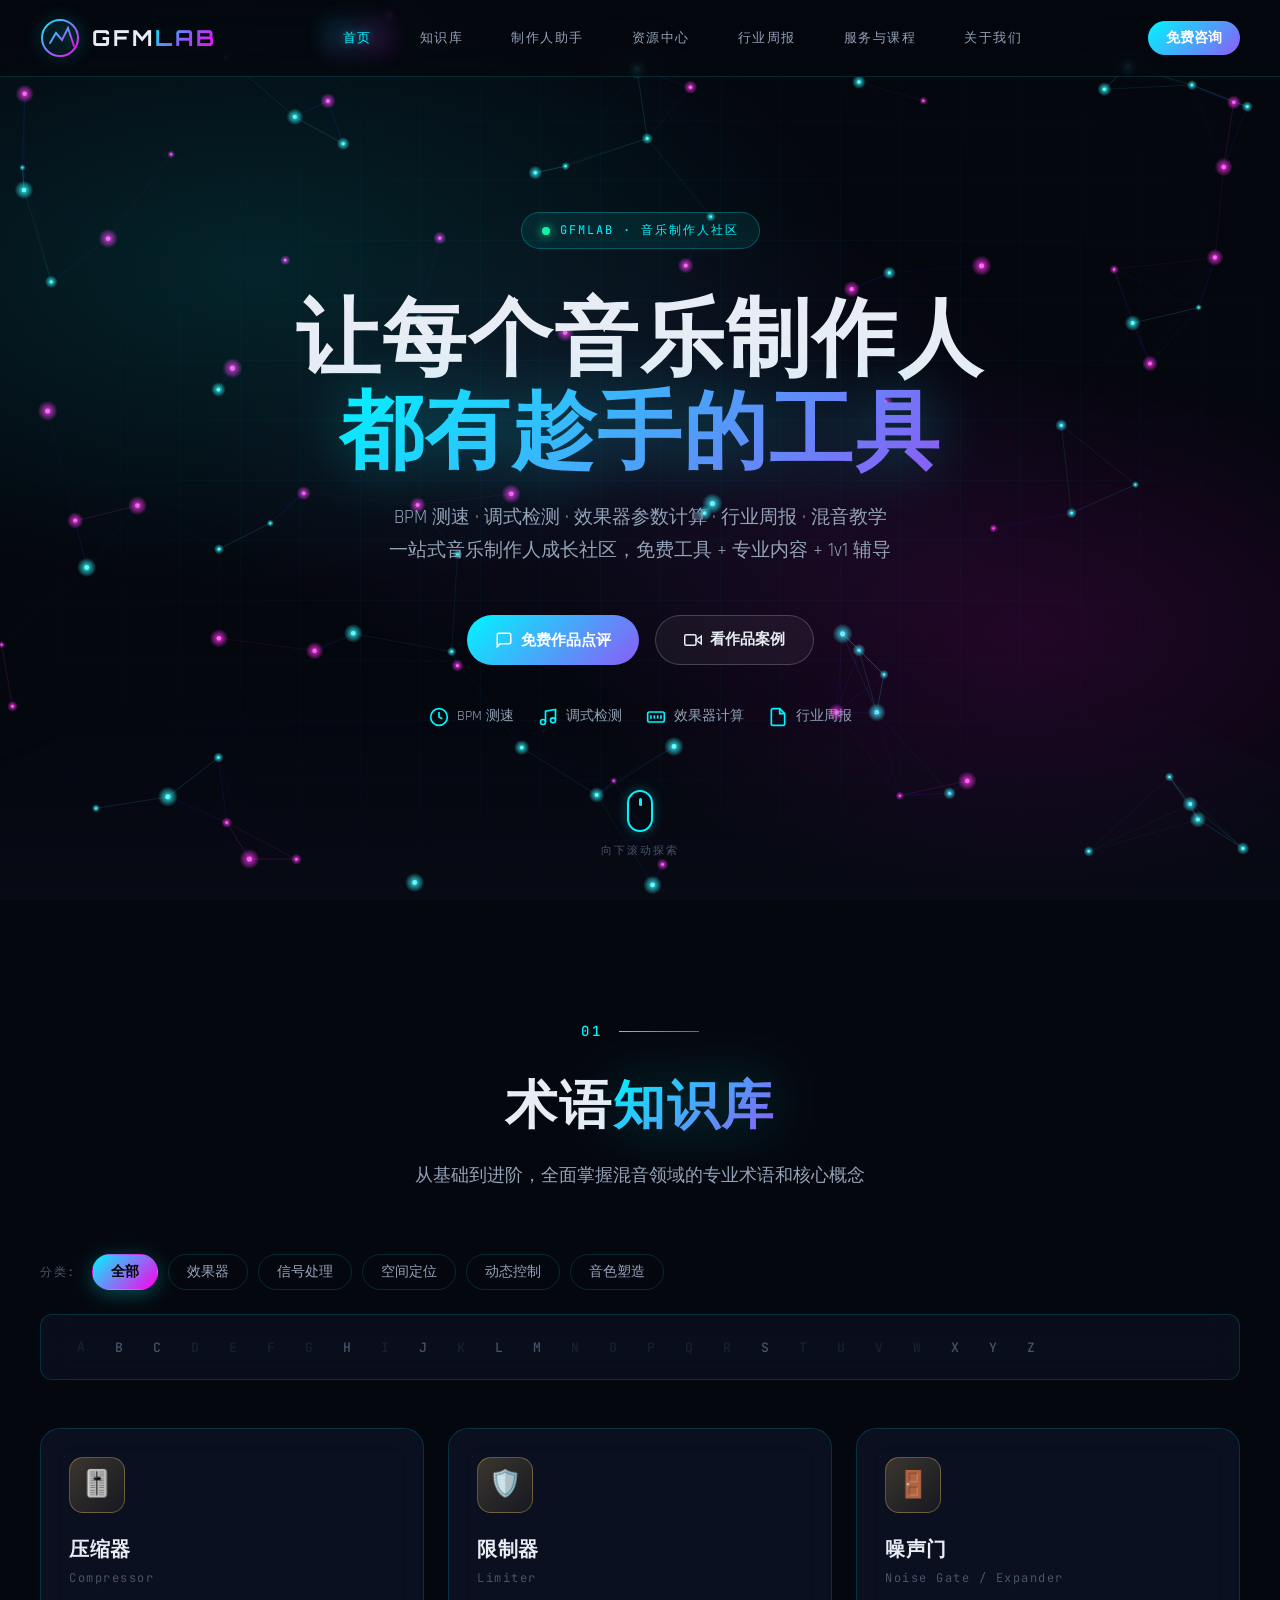
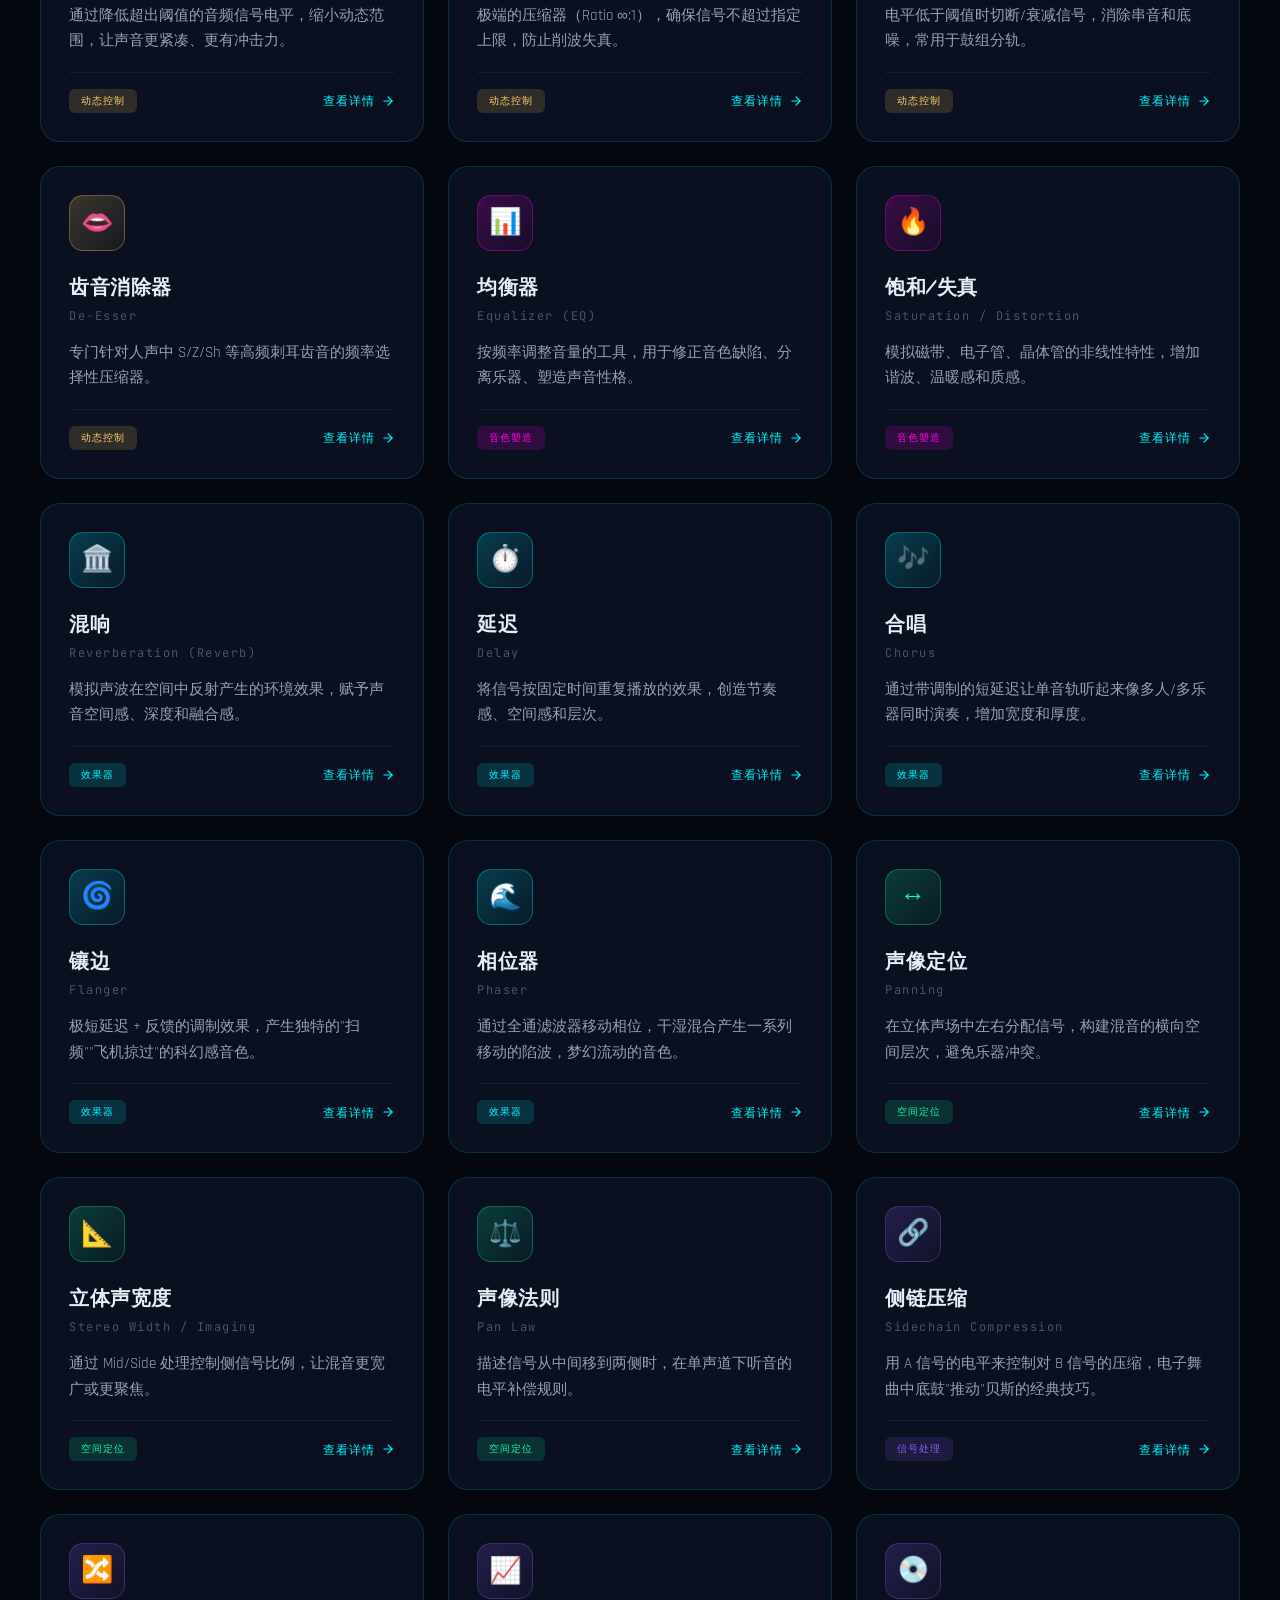
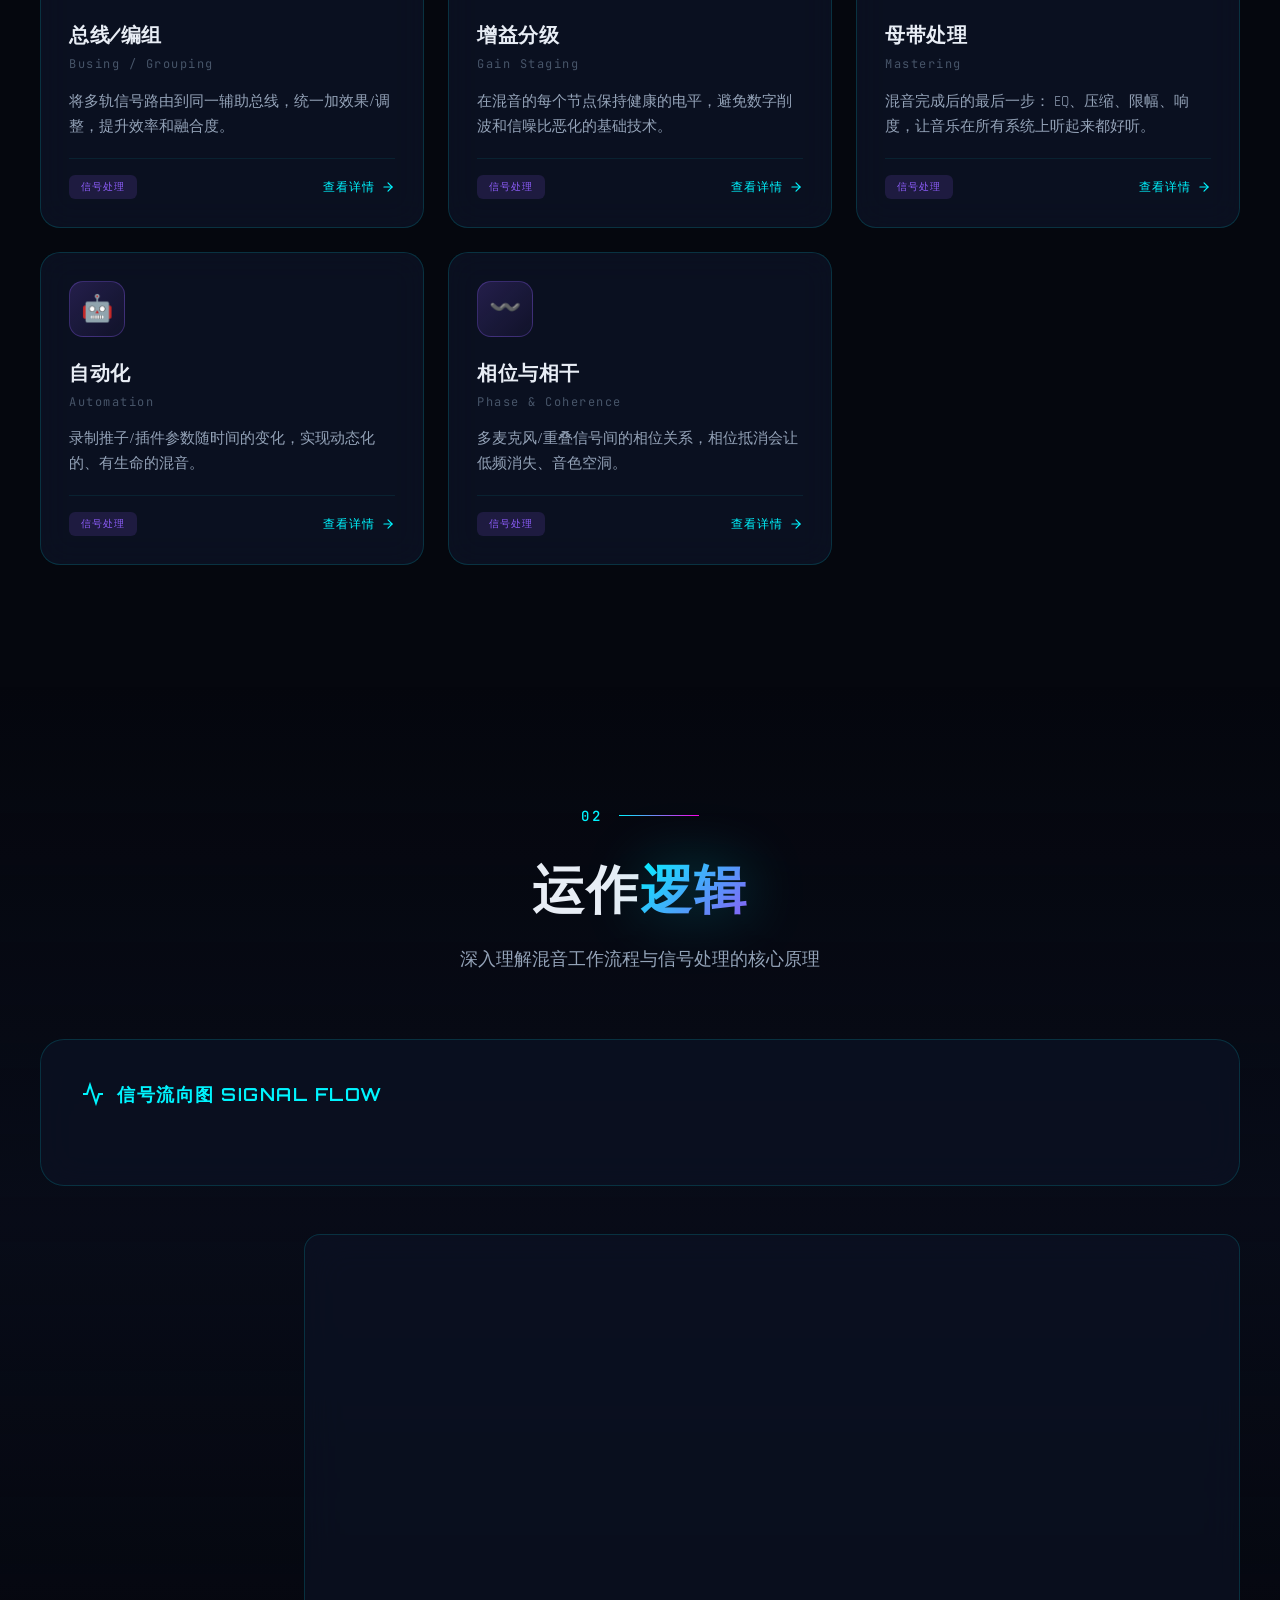
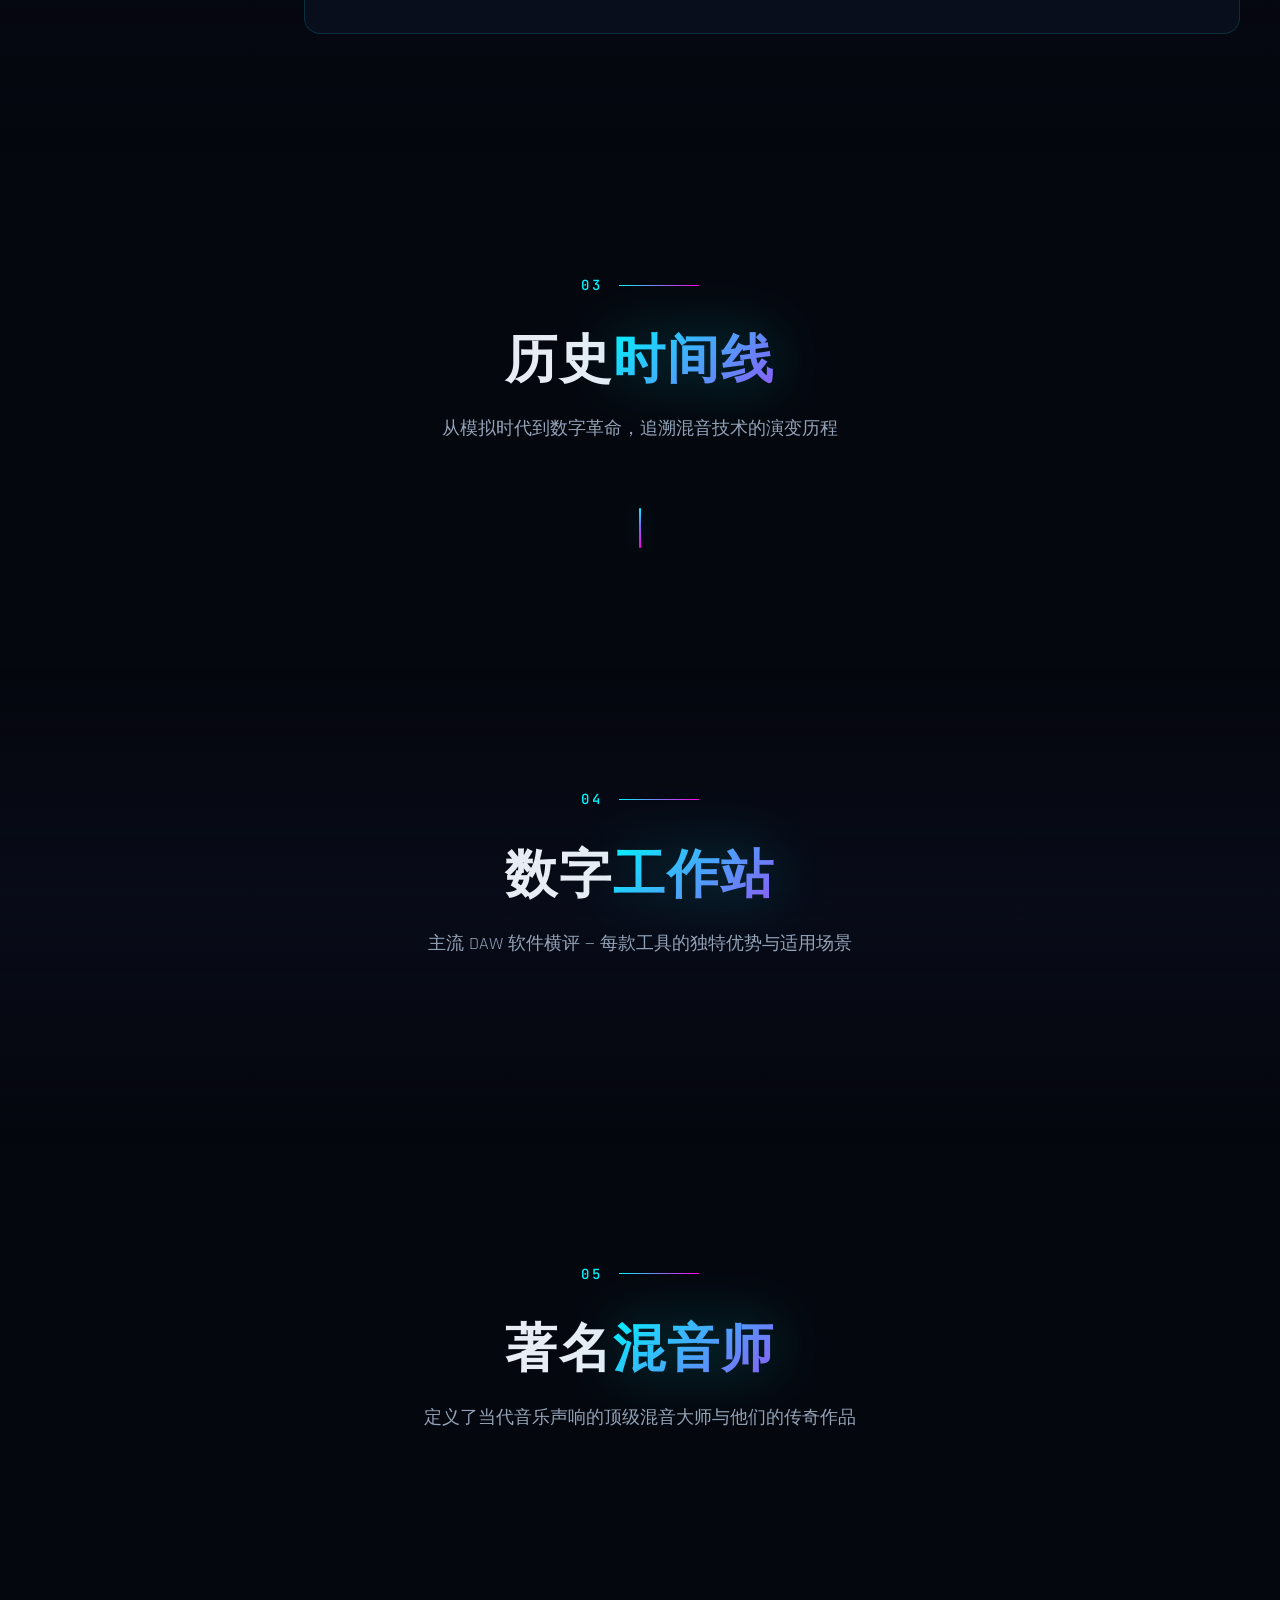
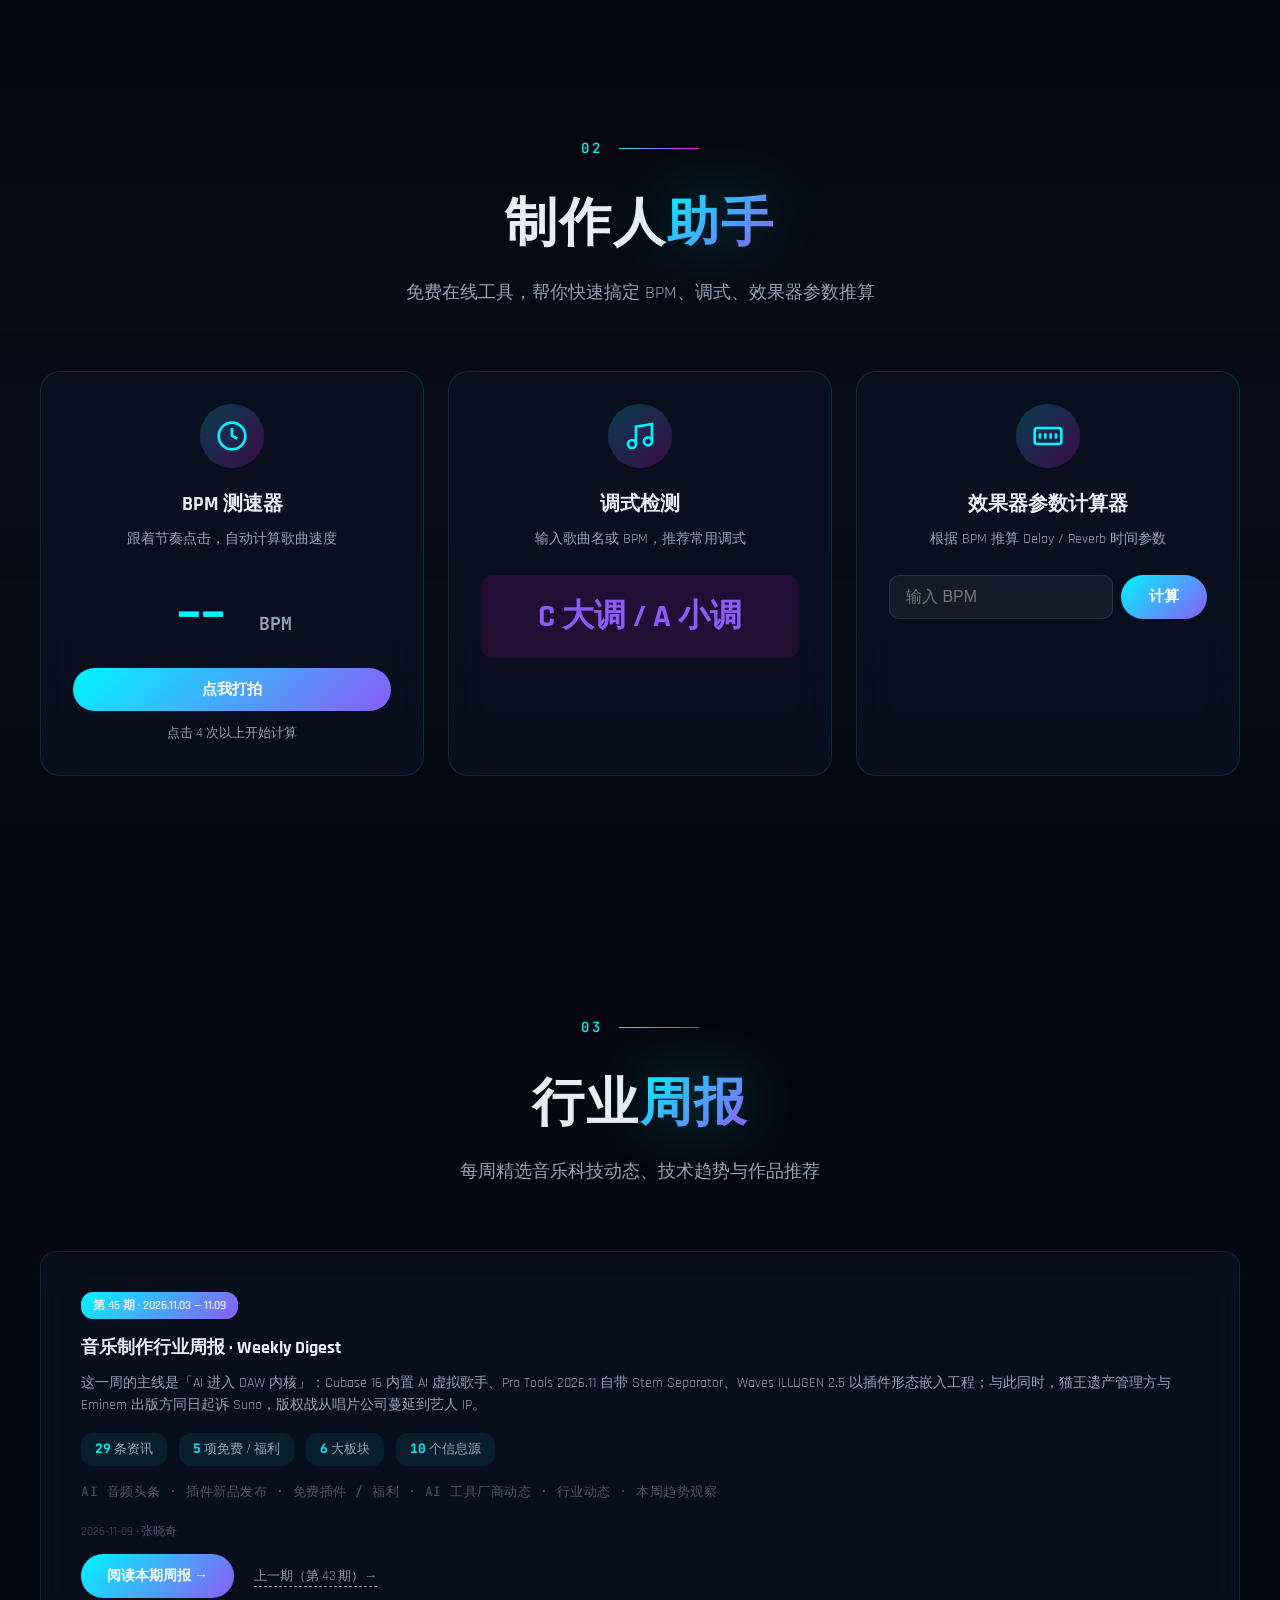
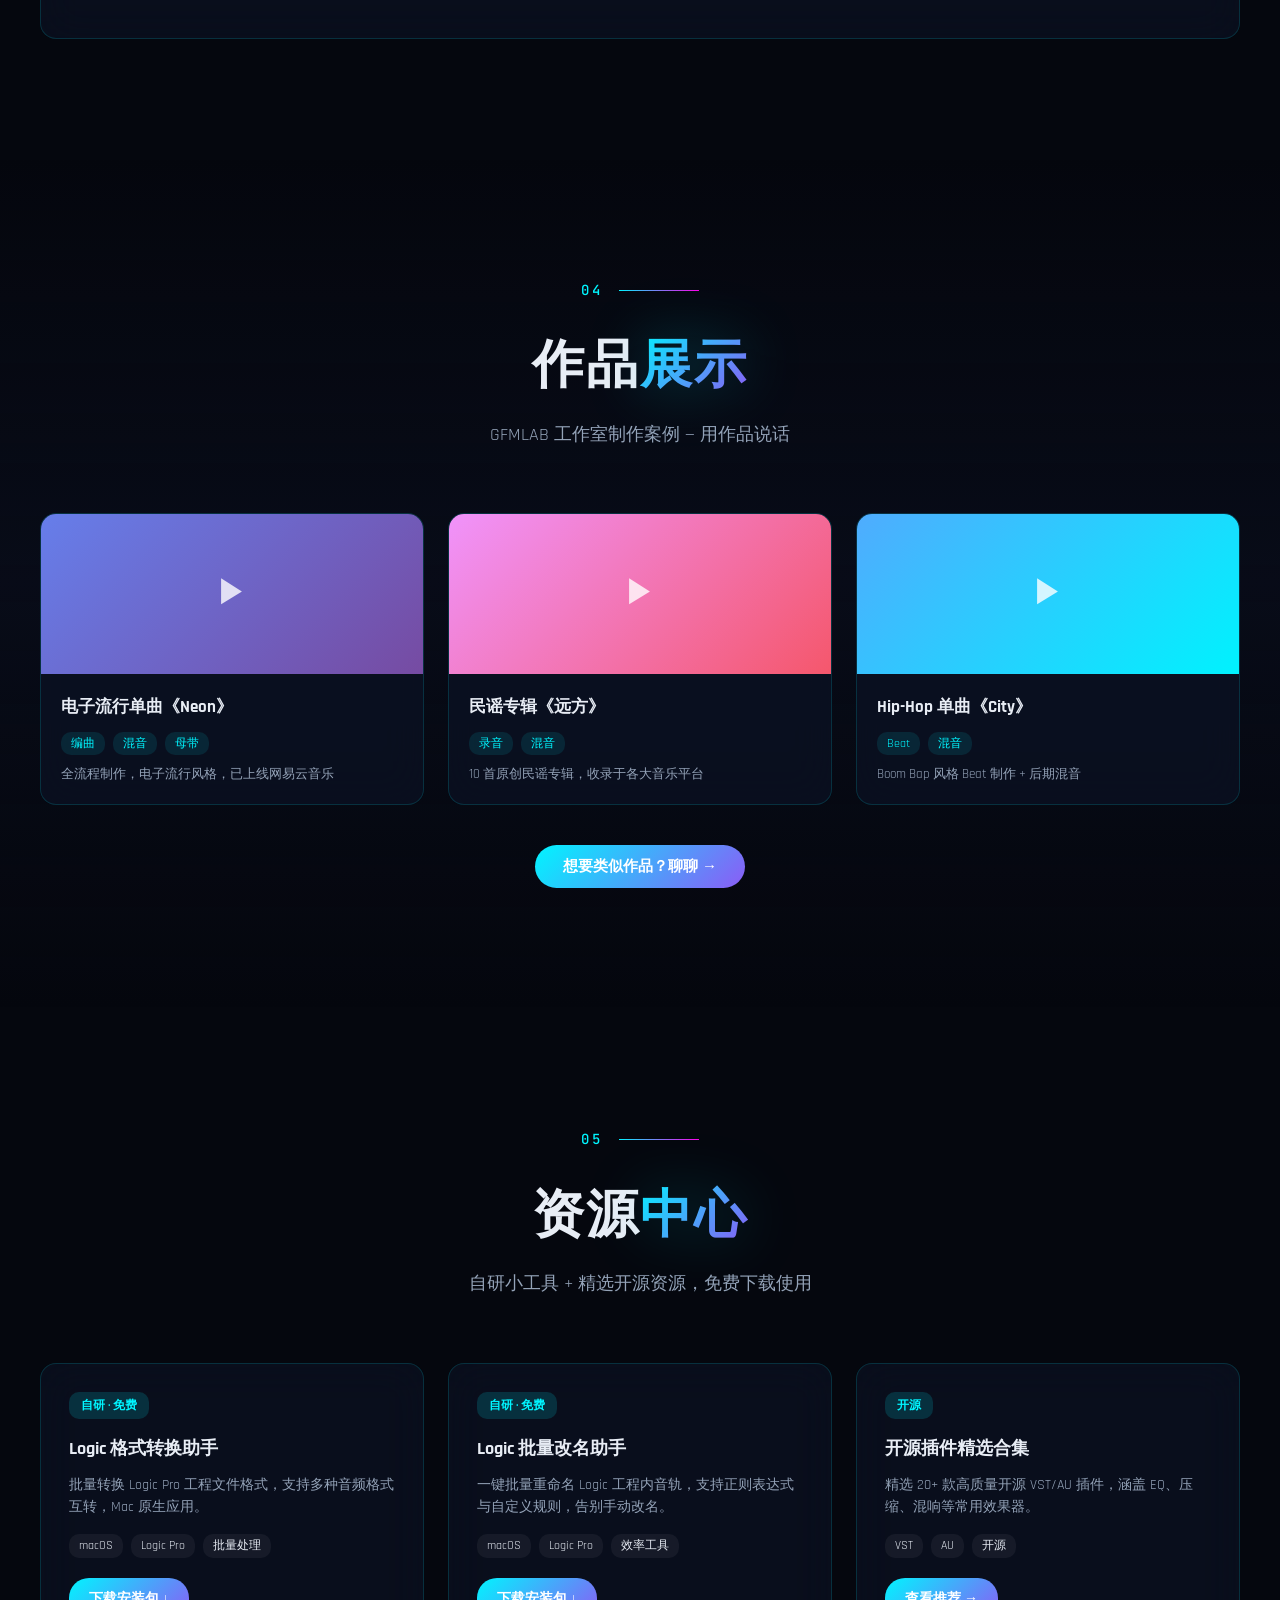
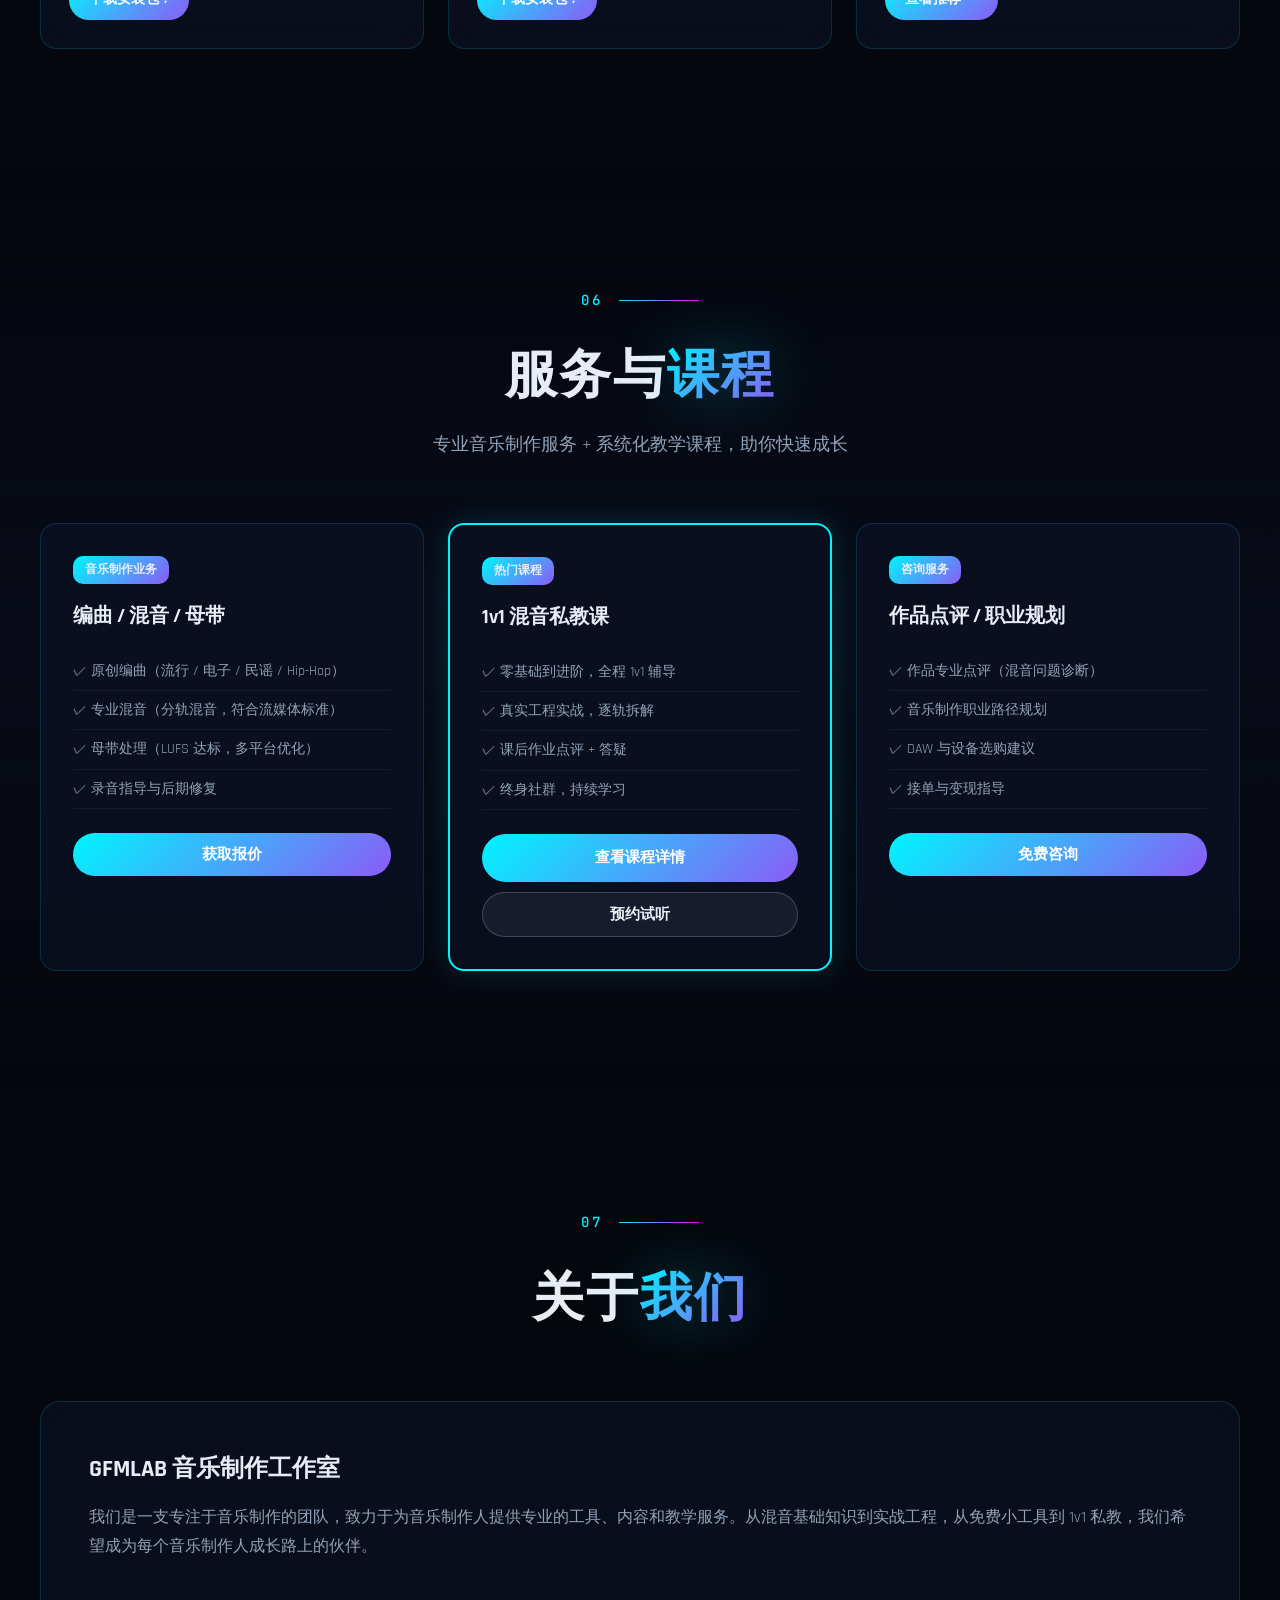
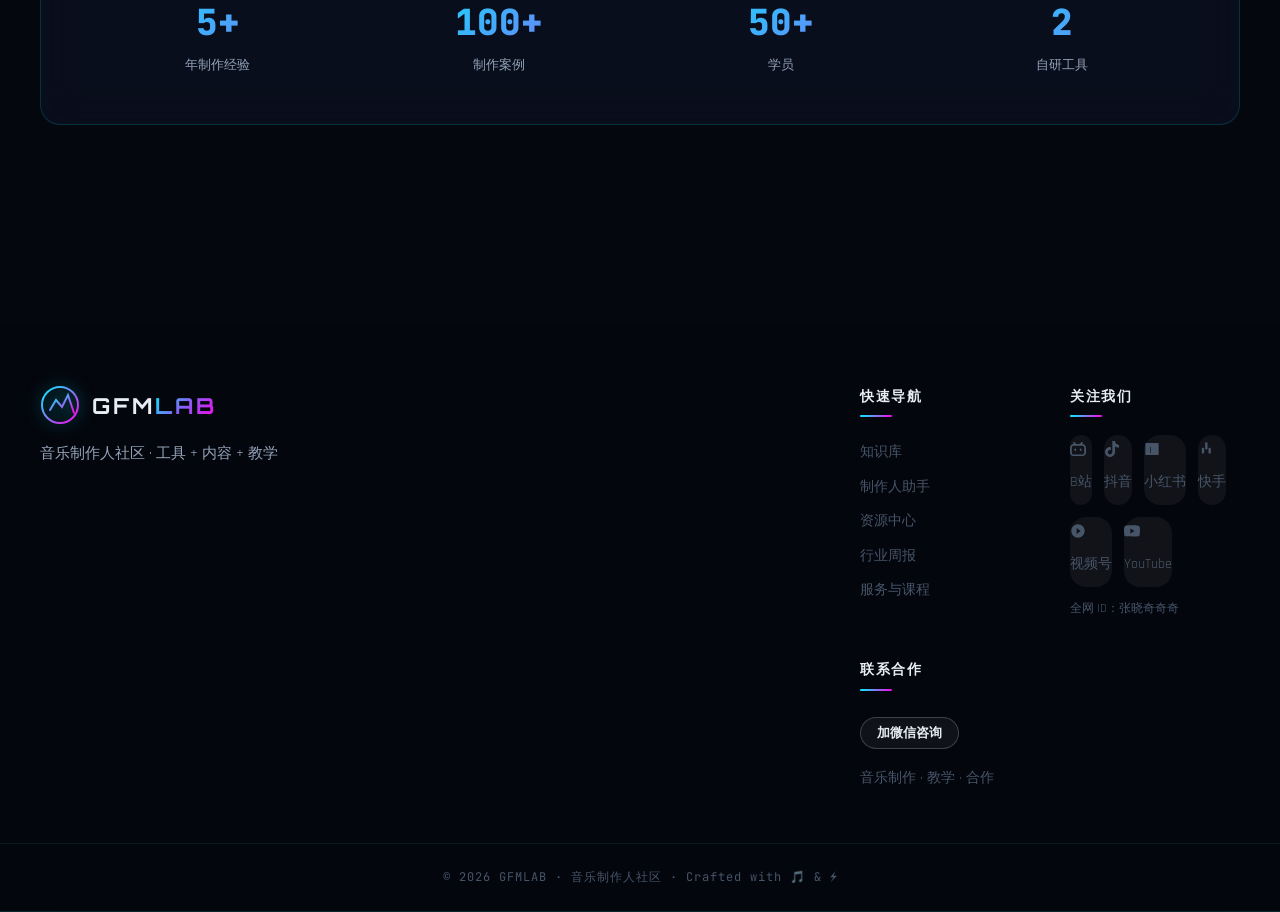
<file: index.html>
<!DOCTYPE html>
<html lang="zh-CN">
<head>
    <meta charset="UTF-8">
    <meta name="viewport" content="width=device-width, initial-scale=1.0">
    <title>GFMLAB | 音乐制作人社区</title>
    <link rel="stylesheet" href="style.css">
    <link href="https://fonts.googleapis.com/css2?family=Orbitron:wght@400;500;600;700;800;900&family=Rajdhani:wght@300;400;500;600;700&family=JetBrains+Mono:wght@300;400;500&display=swap" rel="stylesheet">
</head>
<body>
    <canvas id="particles-canvas"></canvas>
    <div class="grid-overlay"></div>

    <nav class="navbar glass-nav">
        <div class="nav-container">
            <div class="logo">
                <svg class="logo-icon" viewBox="0 0 40 40" fill="none">
                    <circle cx="20" cy="20" r="18" stroke="url(#logoGrad)" stroke-width="2"/>
                    <path d="M10 25 L16 15 L22 22 L28 10 L34 28" stroke="url(#logoGrad)" stroke-width="2" fill="none" stroke-linecap="round"/>
                    <defs>
                        <linearGradient id="logoGrad" x1="0%" y1="0%" x2="100%" y2="100%">
                            <stop offset="0%" style="stop-color:#00f5ff"/>
                            <stop offset="100%" style="stop-color:#ff00ea"/>
                        </linearGradient>
                    </defs>
                </svg>
                <span class="logo-text">GFM<span class="logo-accent">LAB</span></span>
            </div>
            <ul class="nav-links">
                <li><a href="#hero" class="nav-link active">首页</a></li>
                <li><a href="#knowledge" class="nav-link">知识库</a></li>
                <li><a href="#assistant" class="nav-link">制作人助手</a></li>
                <li><a href="#resources" class="nav-link">资源中心</a></li>
                <li><a href="#weekly" class="nav-link">行业周报</a></li>
                <li><a href="#services" class="nav-link">服务与课程</a></li>
                <li><a href="#about" class="nav-link">关于我们</a></li>
            </ul>
            <button class="nav-cta" onclick="openContactModal()">免费咨询</button>
            <button class="nav-toggle" id="navToggle">
                <span></span><span></span><span></span>
            </button>
        </div>
    </nav>

    <section id="hero" class="hero">
        <div class="hero-bg">
            <div class="hero-gradient"></div>
            <div class="hero-waves">
                <div class="wave wave-1"></div>
                <div class="wave wave-2"></div>
                <div class="wave wave-3"></div>
            </div>
        </div>
        <div class="hero-content">
            <div class="hero-badge">
                <span class="badge-dot"></span>
                <span class="badge-text">GFMLAB · 音乐制作人社区</span>
            </div>
            <h1 class="hero-title">
                <span class="title-line">让每个音乐制作人</span>
                <span class="title-gradient">都有趁手的工具</span>
            </h1>
            <p class="hero-subtitle">
                BPM 测速 · 调式检测 · 效果器参数计算 · 行业周报 · 混音教学<br>
                一站式音乐制作人成长社区，免费工具 + 专业内容 + 1v1 辅导
            </p>
            <div class="hero-cta">
                <button class="btn btn-primary" onclick="openContactModal()">
                    <svg viewBox="0 0 24 24" fill="none" stroke="currentColor" stroke-width="2"><path d="M21 15a2 2 0 0 1-2 2H7l-4 4V5a2 2 0 0 1 2-2h14a2 2 0 0 1 2 2z"/></svg>
                    免费作品点评
                </button>
                <a href="#portfolio" class="btn btn-ghost">
                    <svg viewBox="0 0 24 24" fill="none" stroke="currentColor" stroke-width="2"><polygon points="23 7 16 12 23 17 23 7"/><rect x="1" y="5" width="15" height="14" rx="2" ry="2"/></svg>
                    看作品案例
                </a>
            </div>
            <div class="hero-features">
                <div class="hero-feature">
                    <svg viewBox="0 0 24 24" fill="none" stroke="currentColor" stroke-width="2"><circle cx="12" cy="12" r="10"/><polyline points="12 6 12 12 16 14"/></svg>
                    BPM 测速
                </div>
                <div class="hero-feature">
                    <svg viewBox="0 0 24 24" fill="none" stroke="currentColor" stroke-width="2"><path d="M9 18V5l12-2v13"/><circle cx="6" cy="18" r="3"/><circle cx="18" cy="16" r="3"/></svg>
                    调式检测
                </div>
                <div class="hero-feature">
                    <svg viewBox="0 0 24 24" fill="none" stroke="currentColor" stroke-width="2"><rect x="2" y="6" width="20" height="12" rx="2"/><line x1="6" y1="10" x2="6" y2="14"/><line x1="10" y1="10" x2="10" y2="14"/><line x1="14" y1="10" x2="14" y2="14"/><line x1="18" y1="10" x2="18" y2="14"/></svg>
                    效果器计算
                </div>
                <div class="hero-feature">
                    <svg viewBox="0 0 24 24" fill="none" stroke="currentColor" stroke-width="2"><path d="M14 2H6a2 2 0 0 0-2 2v16a2 2 0 0 0 2 2h12a2 2 0 0 0 2-2V8z"/><polyline points="14 2 14 8 20 8"/></svg>
                    行业周报
                </div>
            </div>
        </div>
        <div class="scroll-indicator">
            <div class="mouse">
                <div class="mouse-wheel"></div>
            </div>
            <span>向下滚动探索</span>
        </div>
    </section>

    <section id="knowledge" class="section">
        <div class="container">
            <div class="section-header">
                <div class="section-meta">
                    <span class="section-num">01</span>
                    <div class="section-line"></div>
                </div>
                <h2 class="section-title">术语<span class="title-gradient">知识库</span></h2>
                <p class="section-desc">从基础到进阶，全面掌握混音领域的专业术语和核心概念</p>
            </div>
            <div class="filters">
                <div class="filter-group">
                    <span class="filter-label">分类:</span>
                    <div class="filter-chips" id="categoryFilters">
                        <button class="chip active" data-category="all">全部</button>
                        <button class="chip" data-category="effects">效果器</button>
                        <button class="chip" data-category="processing">信号处理</button>
                        <button class="chip" data-category="spatial">空间定位</button>
                        <button class="chip" data-category="dynamics">动态控制</button>
                        <button class="chip" data-category="tonal">音色塑造</button>
                    </div>
                </div>
                <div class="alphabet-nav" id="alphabetNav"></div>
            </div>
            <div class="cards-grid" id="terminologyGrid"></div>
        </div>
    </section>

    <section id="mechanics" class="section section-alt">
        <div class="container">
            <div class="section-header">
                <div class="section-meta">
                    <span class="section-num">02</span>
                    <div class="section-line"></div>
                </div>
                <h2 class="section-title">运作<span class="title-gradient">逻辑</span></h2>
                <p class="section-desc">深入理解混音工作流程与信号处理的核心原理</p>
            </div>
            <div class="mechanics-container">
                <div class="signal-chain-visual">
                    <div class="signal-chain-title">
                        <svg viewBox="0 0 24 24" fill="none" stroke="currentColor" stroke-width="2">
                            <path d="M22 12h-4l-3 9L9 3l-3 9H2"/>
                        </svg>
                        信号流向图 SIGNAL FLOW
                    </div>
                    <div class="signal-flow" id="signalFlow"></div>
                </div>
                <div class="mechanics-tabs">
                    <div class="tabs-nav" id="mechanicsTabs"></div>
                    <div class="tab-content glass" id="mechanicsContent"></div>
                </div>
            </div>
        </div>
    </section>

    <section id="history" class="section">
        <div class="container">
            <div class="section-header">
                <div class="section-meta">
                    <span class="section-num">03</span>
                    <div class="section-line"></div>
                </div>
                <h2 class="section-title">历史<span class="title-gradient">时间线</span></h2>
                <p class="section-desc">从模拟时代到数字革命，追溯混音技术的演变历程</p>
            </div>
            <div class="timeline" id="historyTimeline"></div>
        </div>
    </section>

    <section id="daw" class="section section-alt">
        <div class="container">
            <div class="section-header">
                <div class="section-meta">
                    <span class="section-num">04</span>
                    <div class="section-line"></div>
                </div>
                <h2 class="section-title">数字<span class="title-gradient">工作站</span></h2>
                <p class="section-desc">主流 DAW 软件横评 — 每款工具的独特优势与适用场景</p>
            </div>
            <div class="daw-grid" id="dawGrid"></div>
        </div>
    </section>

    <section id="engineers" class="section">
        <div class="container">
            <div class="section-header">
                <div class="section-meta">
                    <span class="section-num">05</span>
                    <div class="section-line"></div>
                </div>
                <h2 class="section-title">著名<span class="title-gradient">混音师</span></h2>
                <p class="section-desc">定义了当代音乐声响的顶级混音大师与他们的传奇作品</p>
            </div>
            <div class="engineer-grid" id="engineerGrid"></div>
        </div>
    </section>

    <!-- 制作人助手 -->
    <section id="assistant" class="section section-alt">
        <div class="container">
            <div class="section-header">
                <div class="section-meta">
                    <span class="section-num">02</span>
                    <div class="section-line"></div>
                </div>
                <h2 class="section-title">制作人<span class="title-gradient">助手</span></h2>
                <p class="section-desc">免费在线工具，帮你快速搞定 BPM、调式、效果器参数推算</p>
            </div>
            <div class="assistant-grid">
                <!-- BPM 测速 -->
                <div class="tool-card glass">
                    <div class="tool-icon">
                        <svg viewBox="0 0 24 24" fill="none" stroke="currentColor" stroke-width="2"><circle cx="12" cy="12" r="10"/><polyline points="12 6 12 12 16 14"/></svg>
                    </div>
                    <h3 class="tool-title">BPM 测速器</h3>
                    <p class="tool-desc">跟着节奏点击，自动计算歌曲速度</p>
                    <div class="bpm-display" id="bpmDisplay">-- <span>BPM</span></div>
                    <button class="btn btn-primary btn-block" id="bpmTapBtn">点我打拍</button>
                    <div class="bpm-info" id="bpmInfo">点击 4 次以上开始计算</div>
                </div>
                <!-- 调式检测 -->
                <div class="tool-card glass">
                    <div class="tool-icon">
                        <svg viewBox="0 0 24 24" fill="none" stroke="currentColor" stroke-width="2"><path d="M9 18V5l12-2v13"/><circle cx="6" cy="18" r="3"/><circle cx="18" cy="16" r="3"/></svg>
                    </div>
                    <h3 class="tool-title">调式检测</h3>
                    <p class="tool-desc">输入歌曲名或 BPM，推荐常用调式</p>
                    <div class="key-display" id="keyDisplay">C 大调 / A 小调</div>
                    <div class="key-list" id="keyList"></div>
                </div>
                <!-- 效果器计算器 -->
                <div class="tool-card glass">
                    <div class="tool-icon">
                        <svg viewBox="0 0 24 24" fill="none" stroke="currentColor" stroke-width="2"><rect x="2" y="6" width="20" height="12" rx="2"/><line x1="6" y1="10" x2="6" y2="14"/><line x1="10" y1="10" x2="10" y2="14"/><line x1="14" y1="10" x2="14" y2="14"/><line x1="18" y1="10" x2="18" y2="14"/></svg>
                    </div>
                    <h3 class="tool-title">效果器参数计算器</h3>
                    <p class="tool-desc">根据 BPM 推算 Delay / Reverb 时间参数</p>
                    <div class="calc-input">
                        <input type="number" id="bpmInput" placeholder="输入 BPM" min="40" max="240">
                        <button class="btn btn-primary" onclick="calcFxParams()">计算</button>
                    </div>
                    <div class="calc-result" id="calcResult"></div>
                </div>
            </div>
        </div>
    </section>

    <!-- 行业周报 -->
    <section id="weekly" class="section">
        <div class="container">
            <div class="section-header">
                <div class="section-meta">
                    <span class="section-num">03</span>
                    <div class="section-line"></div>
                </div>
                <h2 class="section-title">行业<span class="title-gradient">周报</span></h2>
                <p class="section-desc">每周精选音乐科技动态、技术趋势与作品推荐</p>
            </div>
            <div class="weekly-grid" id="weeklyGrid">
                <div class="weekly-card glass weekly-featured">
                    <div class="weekly-issue">第 45 期 · 2026.11.03 — 11.09</div>
                    <h3 class="weekly-title">音乐制作行业周报 · Weekly Digest</h3>
                    <p class="weekly-summary">这一周的主线是「AI 进入 DAW 内核」：Cubase 16 内置 AI 虚拟歌手、Pro Tools 2026.11 自带 Stem Separator、Waves ILLUGEN 2.5 以插件形态嵌入工程；与此同时，猫王遗产管理方与 Eminem 出版方同日起诉 Suno，版权战从唱片公司蔓延到艺人 IP。</p>
                    <div class="weekly-stats">
                        <span><strong>29</strong> 条资讯</span>
                        <span><strong>5</strong> 项免费 / 福利</span>
                        <span><strong>6</strong> 大板块</span>
                        <span><strong>10</strong> 个信息源</span>
                    </div>
                    <div class="weekly-sections">AI 音频头条 · 插件新品发布 · 免费插件 / 福利 · AI 工具厂商动态 · 行业动态 · 本周趋势观察</div>
                    <div class="weekly-meta">2026-11-09 · 张晓奇</div>
                    <a href="weekly/issue-045.html" target="_blank" class="weekly-read-btn">阅读本期周报 →</a>
                    <a href="weekly/issue-043.html" target="_blank" class="weekly-archive-link">上一期（第 43 期）→</a>
                </div>
            </div>
        </div>
    </section>

    <!-- 作品展示墙 -->
    <section id="portfolio" class="section section-alt">
        <div class="container">
            <div class="section-header">
                <div class="section-meta">
                    <span class="section-num">04</span>
                    <div class="section-line"></div>
                </div>
                <h2 class="section-title">作品<span class="title-gradient">展示</span></h2>
                <p class="section-desc">GFMLAB 工作室制作案例 — 用作品说话</p>
            </div>
            <div class="portfolio-grid" id="portfolioGrid">
                <div class="portfolio-card glass">
                    <div class="portfolio-cover" style="background:linear-gradient(135deg,#667eea,#764ba2)"></div>
                    <div class="portfolio-info">
                        <h3>电子流行单曲《Neon》</h3>
                        <div class="portfolio-tags"><span>编曲</span><span>混音</span><span>母带</span></div>
                        <p>全流程制作，电子流行风格，已上线网易云音乐</p>
                    </div>
                </div>
                <div class="portfolio-card glass">
                    <div class="portfolio-cover" style="background:linear-gradient(135deg,#f093fb,#f5576c)"></div>
                    <div class="portfolio-info">
                        <h3>民谣专辑《远方》</h3>
                        <div class="portfolio-tags"><span>录音</span><span>混音</span></div>
                        <p>10 首原创民谣专辑，收录于各大音乐平台</p>
                    </div>
                </div>
                <div class="portfolio-card glass">
                    <div class="portfolio-cover" style="background:linear-gradient(135deg,#4facfe,#00f2fe)"></div>
                    <div class="portfolio-info">
                        <h3>Hip-Hop 单曲《City》</h3>
                        <div class="portfolio-tags"><span>Beat</span><span>混音</span></div>
                        <p>Boom Bap 风格 Beat 制作 + 后期混音</p>
                    </div>
                </div>
            </div>
            <div class="section-cta">
                <button class="btn btn-primary" onclick="openContactModal()">想要类似作品？聊聊 →</button>
            </div>
        </div>
    </section>

    <!-- 资源中心 -->
    <section id="resources" class="section">
        <div class="container">
            <div class="section-header">
                <div class="section-meta">
                    <span class="section-num">05</span>
                    <div class="section-line"></div>
                </div>
                <h2 class="section-title">资源<span class="title-gradient">中心</span></h2>
                <p class="section-desc">自研小工具 + 精选开源资源，免费下载使用</p>
            </div>
            <div class="resources-grid" id="resourcesGrid">
                <div class="resource-card glass">
                    <div class="resource-badge">自研 · 免费</div>
                    <h3 class="resource-title">Logic 格式转换助手</h3>
                    <p class="resource-desc">批量转换 Logic Pro 工程文件格式，支持多种音频格式互转，Mac 原生应用。</p>
                    <div class="resource-tags"><span>macOS</span><span>Logic Pro</span><span>批量处理</span></div>
                    <a href="#" class="resource-download" onclick="alert('百度网盘链接即将上线，敬请期待')">下载安装包 ↓</a>
                </div>
                <div class="resource-card glass">
                    <div class="resource-badge">自研 · 免费</div>
                    <h3 class="resource-title">Logic 批量改名助手</h3>
                    <p class="resource-desc">一键批量重命名 Logic 工程内音轨，支持正则表达式与自定义规则，告别手动改名。</p>
                    <div class="resource-tags"><span>macOS</span><span>Logic Pro</span><span>效率工具</span></div>
                    <a href="#" class="resource-download" onclick="alert('百度网盘链接即将上线，敬请期待')">下载安装包 ↓</a>
                </div>
                <div class="resource-card glass">
                    <div class="resource-badge">开源</div>
                    <h3 class="resource-title">开源插件精选合集</h3>
                    <p class="resource-desc">精选 20+ 款高质量开源 VST/AU 插件，涵盖 EQ、压缩、混响等常用效果器。</p>
                    <div class="resource-tags"><span>VST</span><span>AU</span><span>开源</span></div>
                    <a href="#" class="resource-download">查看推荐 →</a>
                </div>
            </div>
        </div>
    </section>

    <!-- 服务与课程 -->
    <section id="services" class="section section-alt">
        <div class="container">
            <div class="section-header">
                <div class="section-meta">
                    <span class="section-num">06</span>
                    <div class="section-line"></div>
                </div>
                <h2 class="section-title">服务与<span class="title-gradient">课程</span></h2>
                <p class="section-desc">专业音乐制作服务 + 系统化教学课程，助你快速成长</p>
            </div>
            <div class="services-grid">
                <div class="service-card glass">
                    <div class="service-badge">音乐制作业务</div>
                    <h3 class="service-title">编曲 / 混音 / 母带</h3>
                    <ul class="service-list">
                        <li>✓ 原创编曲（流行 / 电子 / 民谣 / Hip-Hop）</li>
                        <li>✓ 专业混音（分轨混音，符合流媒体标准）</li>
                        <li>✓ 母带处理（LUFS 达标，多平台优化）</li>
                        <li>✓ 录音指导与后期修复</li>
                    </ul>
                    <button class="btn btn-primary btn-block" onclick="openContactModal()">获取报价</button>
                </div>
                <div class="service-card glass featured">
                    <div class="service-badge">热门课程</div>
                    <h3 class="service-title">1v1 混音私教课</h3>
                    <ul class="service-list">
                        <li>✓ 零基础到进阶，全程 1v1 辅导</li>
                        <li>✓ 真实工程实战，逐轨拆解</li>
                        <li>✓ 课后作业点评 + 答疑</li>
                        <li>✓ 终身社群，持续学习</li>
                    </ul>
                    <a class="btn btn-primary btn-block" href="course/index.html" target="_blank" style="text-decoration:none;display:block;text-align:center">查看课程详情</a>
                    <button class="btn btn-ghost btn-block" style="margin-top:10px" onclick="openContactModal()">预约试听</button>
                </div>
                <div class="service-card glass">
                    <div class="service-badge">咨询服务</div>
                    <h3 class="service-title">作品点评 / 职业规划</h3>
                    <ul class="service-list">
                        <li>✓ 作品专业点评（混音问题诊断）</li>
                        <li>✓ 音乐制作职业路径规划</li>
                        <li>✓ DAW 与设备选购建议</li>
                        <li>✓ 接单与变现指导</li>
                    </ul>
                    <button class="btn btn-primary btn-block" onclick="openContactModal()">免费咨询</button>
                </div>
            </div>
        </div>
    </section>

    <!-- 关于我们 -->
    <section id="about" class="section">
        <div class="container">
            <div class="section-header">
                <div class="section-meta">
                    <span class="section-num">07</span>
                    <div class="section-line"></div>
                </div>
                <h2 class="section-title">关于<span class="title-gradient">我们</span></h2>
            </div>
            <div class="about-content glass">
                <div class="about-text">
                    <h3>GFMLAB 音乐制作工作室</h3>
                    <p>我们是一支专注于音乐制作的团队，致力于为音乐制作人提供专业的工具、内容和教学服务。从混音基础知识到实战工程，从免费小工具到 1v1 私教，我们希望成为每个音乐制作人成长路上的伙伴。</p>
                    <div class="about-stats">
                        <div class="stat"><div class="stat-num">5+</div><div class="stat-label">年制作经验</div></div>
                        <div class="stat"><div class="stat-num">100+</div><div class="stat-label">制作案例</div></div>
                        <div class="stat"><div class="stat-num">50+</div><div class="stat-label">学员</div></div>
                        <div class="stat"><div class="stat-num">2</div><div class="stat-label">自研工具</div></div>
                    </div>
                </div>
            </div>
        </div>
    </section>

    <!-- 联系弹窗 -->
    <div class="modal-overlay" id="contactModal" onclick="closeContactModal(event)">
        <div class="modal glass" onclick="event.stopPropagation()">
            <button class="modal-close" onclick="closeContactModal()">×</button>
            <h3 class="modal-title">扫码添加微信</h3>
            <p class="modal-subtitle">免费获取 1v1 作品点评</p>
            <div class="modal-qr">
                <img src="images/contact/wechat-qr.jpg" alt="微信二维码">
            </div>
            <p class="modal-tip">微信搜索：张晓奇奇奇</p>
        </div>
    </div>

    <footer class="footer glass-nav">
        <div class="container footer-content">
            <div class="footer-brand">
                <div class="logo">
                    <svg class="logo-icon" viewBox="0 0 40 40" fill="none">
                        <circle cx="20" cy="20" r="18" stroke="url(#logoGrad2)" stroke-width="2"/>
                        <path d="M10 25 L16 15 L22 22 L28 10 L34 28" stroke="url(#logoGrad2)" stroke-width="2" fill="none" stroke-linecap="round"/>
                        <defs>
                            <linearGradient id="logoGrad2" x1="0%" y1="0%" x2="100%" y2="100%">
                                <stop offset="0%" style="stop-color:#00f5ff"/>
                                <stop offset="100%" style="stop-color:#ff00ea"/>
                            </linearGradient>
                        </defs>
                    </svg>
                    <span class="logo-text">GFM<span class="logo-accent">LAB</span></span>
                </div>
                <p class="footer-desc">音乐制作人社区 · 工具 + 内容 + 教学</p>
            </div>
            <div class="footer-links">
                <div class="footer-col">
                    <h4>快速导航</h4>
                    <a href="#knowledge">知识库</a>
                    <a href="#assistant">制作人助手</a>
                    <a href="#resources">资源中心</a>
                    <a href="#weekly">行业周报</a>
                    <a href="#services">服务与课程</a>
                </div>
                <div class="footer-col">
                    <h4>关注我们</h4>
                    <div class="social-links">
                        <a href="#" class="social-link" title="B站">
                            <svg viewBox="0 0 24 24" fill="currentColor"><path d="M17.813 4.653h.854c1.51.054 2.769.578 3.773 1.574 1.004.995 1.524 2.249 1.56 3.76v7.36c-.036 1.51-.556 2.769-1.56 3.773s-2.262 1.524-3.773 1.56H5.333c-1.51-.036-2.769-.556-3.773-1.56S.036 18.858 0 17.347v-7.36c.036-1.511.556-2.765 1.56-3.76 1.004-.996 2.262-1.52 3.773-1.574h.774l-1.174-1.12a1.234 1.234 0 0 1-.373-.906c0-.356.124-.658.373-.907l.027-.027c.267-.249.573-.373.92-.373.347 0 .653.124.92.373L9.653 4.44c.071.071.134.142.187.213h4.267a.836.836 0 0 1 .16-.213l2.853-2.747c.267-.249.573-.373.92-.373.347 0 .662.151.929.4.267.249.391.551.391.907 0 .355-.124.657-.373.906L17.813 4.653zM5.333 7.24c-.746.018-1.373.276-1.88.773-.506.498-.769 1.13-.786 1.894v7.52c.017.764.28 1.395.786 1.893.507.498 1.134.756 1.88.773h13.334c.746-.017 1.373-.275 1.88-.773.506-.498.769-1.129.786-1.893v-7.52c-.017-.765-.28-1.396-.786-1.894-.507-.497-1.134-.755-1.88-.773H5.333zM8 11.107c.373 0 .684.124.933.373.25.249.373.569.373.96v1.12c0 .391-.124.711-.373.96-.249.25-.56.374-.933.374s-.684-.125-.933-.374c-.25-.249-.373-.569-.373-.96v-1.12c0-.391.124-.711.373-.96.249-.249.56-.373.933-.373zm8 0c.373 0 .684.124.933.373.25.249.373.569.373.96v1.12c0 .391-.124.711-.373.96-.249.25-.56.374-.933.374s-.684-.125-.933-.374c-.25-.249-.373-.569-.373-.96v-1.12c0-.391.124-.711.373-.96.249-.249.56-.373.933-.373z"/></svg>
                            <span>B站</span>
                        </a>
                        <a href="#" class="social-link" title="抖音">
                            <svg viewBox="0 0 24 24" fill="currentColor"><path d="M12.525.02c1.31-.02 2.61-.01 3.91-.02.08 1.53.63 3.09 1.75 4.17 1.12 1.11 2.7 1.62 4.24 1.79v4.03c-1.44-.05-2.89-.35-4.2-.97-.57-.26-1.1-.59-1.62-.93-.01 2.92.01 5.84-.02 8.75-.08 1.4-.54 2.79-1.35 3.94-1.31 1.92-3.58 3.17-5.91 3.21-1.43.08-2.86-.31-4.08-1.03-2.02-1.19-3.44-3.37-3.65-5.71-.02-.5-.03-1-.01-1.49.18-1.9 1.12-3.72 2.58-4.96 1.66-1.44 3.98-2.13 6.15-1.72.02 1.48-.04 2.96-.04 4.44-.99-.32-2.15-.23-3.02.37-.63.41-1.11 1.04-1.36 1.75-.21.51-.15 1.07-.14 1.61.24 1.64 1.82 3.02 3.5 2.87 1.12-.01 2.19-.66 2.77-1.61.19-.33.4-.67.41-1.06.1-1.79.06-3.57.07-5.36.01-4.03-.01-8.05.02-12.07z"/></svg>
                            <span>抖音</span>
                        </a>
                        <a href="#" class="social-link" title="小红书">
                            <svg viewBox="0 0 24 24" fill="currentColor"><path d="M3 3h18a1 1 0 0 1 1 1v16a1 1 0 0 1-1 1H3a1 1 0 0 1-1-1V4a1 1 0 0 1 1-1zm6.2 5.6v9.6h1.9v-4.6c.6-1 1.6-1.6 2.8-1.6 1.9 0 3 1.2 3 3.2v3h-1.9v-2.7c0-.9-.5-1.5-1.4-1.5s-1.5.6-1.5 1.5v2.7h-1.9V8.6H9.2z"/></svg>
                            <span>小红书</span>
                        </a>
                        <a href="#" class="social-link" title="快手">
                            <svg viewBox="0 0 24 24" fill="currentColor"><path d="M12.5 2c-1 0-1.8.8-1.8 1.8v7.5c0 1 .8 1.8 1.8 1.8s1.8-.8 1.8-1.8V3.8c0-1-.8-1.8-1.8-1.8zm-5 8c-1 0-1.8.8-1.8 1.8v5.5c0 1 .8 1.8 1.8 1.8s1.8-.8 1.8-1.8v-5.5c0-1-.8-1.8-1.8-1.8zm10 0c-1 0-1.8.8-1.8 1.8v5.5c0 1 .8 1.8 1.8 1.8s1.8-.8 1.8-1.8v-5.5c0-1-.8-1.8-1.8-1.8z"/></svg>
                            <span>快手</span>
                        </a>
                        <a href="#" class="social-link" title="视频号">
                            <svg viewBox="0 0 24 24" fill="currentColor"><path d="M12 2C6.48 2 2 6.48 2 12s4.48 10 10 10 10-4.48 10-10S17.52 2 12 2zm-2 14.5v-9l6 4.5-6 4.5z"/></svg>
                            <span>视频号</span>
                        </a>
                        <a href="#" class="social-link" title="YouTube">
                            <svg viewBox="0 0 24 24" fill="currentColor"><path d="M23.498 6.186a3.016 3.016 0 0 0-2.122-2.136C19.505 3.545 12 3.545 12 3.545s-7.505 0-9.377.505A3.017 3.017 0 0 0 .502 6.186C0 8.07 0 12 0 12s0 3.93.502 5.814a3.016 3.016 0 0 0 2.122 2.136c1.871.505 9.376.505 9.376.505s7.505 0 9.377-.505a3.015 3.015 0 0 0 2.122-2.136C24 15.93 24 12 24 12s0-3.93-.502-5.814zM9.545 15.568V8.432L15.818 12l-6.273 3.568z"/></svg>
                            <span>YouTube</span>
                        </a>
                    </div>
                    <p class="footer-id">全网 ID：张晓奇奇奇</p>
                </div>
                <div class="footer-col">
                    <h4>联系合作</h4>
                    <button class="btn btn-ghost btn-sm" onclick="openContactModal()">加微信咨询</button>
                    <span class="footer-note">音乐制作 · 教学 · 合作</span>
                </div>
            </div>
        </div>
        <div class="footer-bottom">
            <span>© 2026 GFMLAB · 音乐制作人社区 · Crafted with 🎵 & ⚡</span>
        </div>
    </footer>

    <div class="modal-overlay" id="modalOverlay">
        <div class="modal glass" id="modal">
            <button class="modal-close" id="modalClose">
                <svg viewBox="0 0 24 24" fill="none" stroke="currentColor" stroke-width="2">
                    <path d="M18 6 6 18M6 6l12 12"/>
                </svg>
            </button>
            <div class="modal-content" id="modalContent"></div>
        </div>
    </div>

    <script src="data.js"></script>
    <script src="app.js"></script>
</body>
</html>
</file>
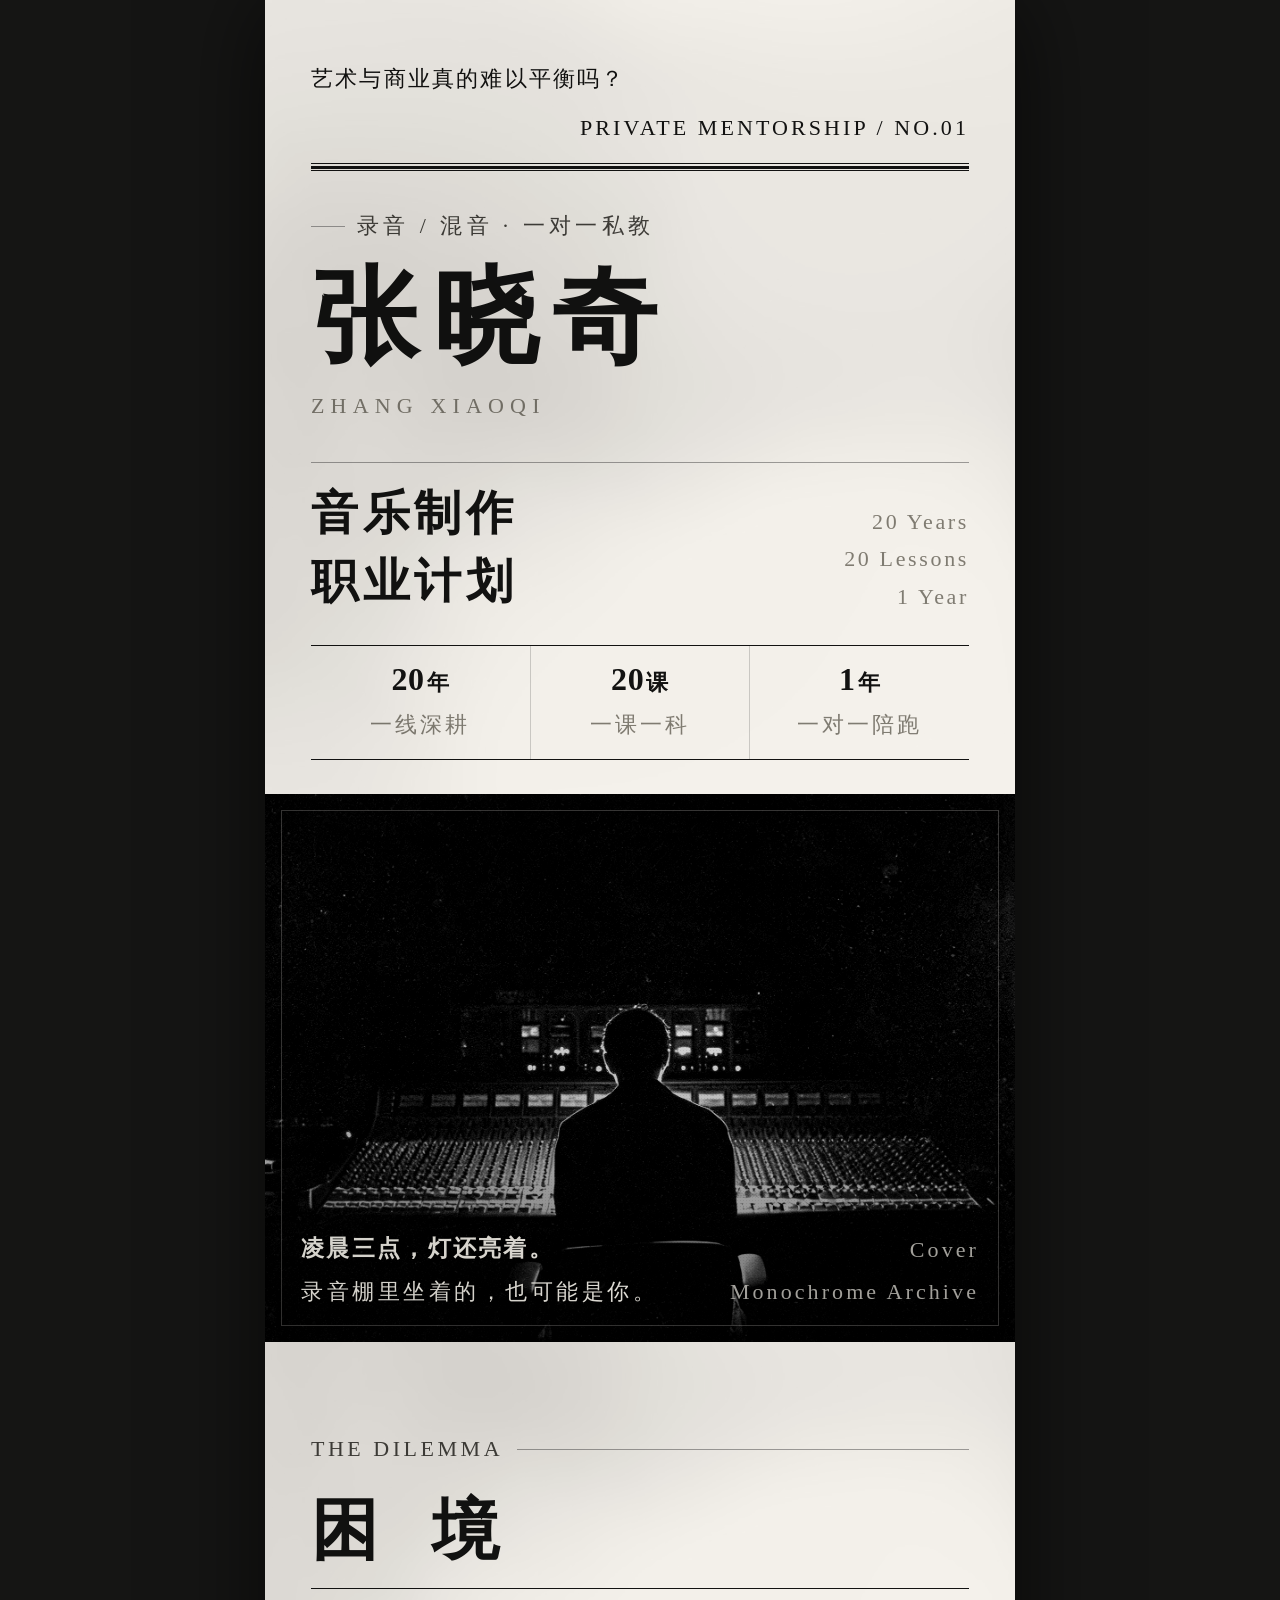
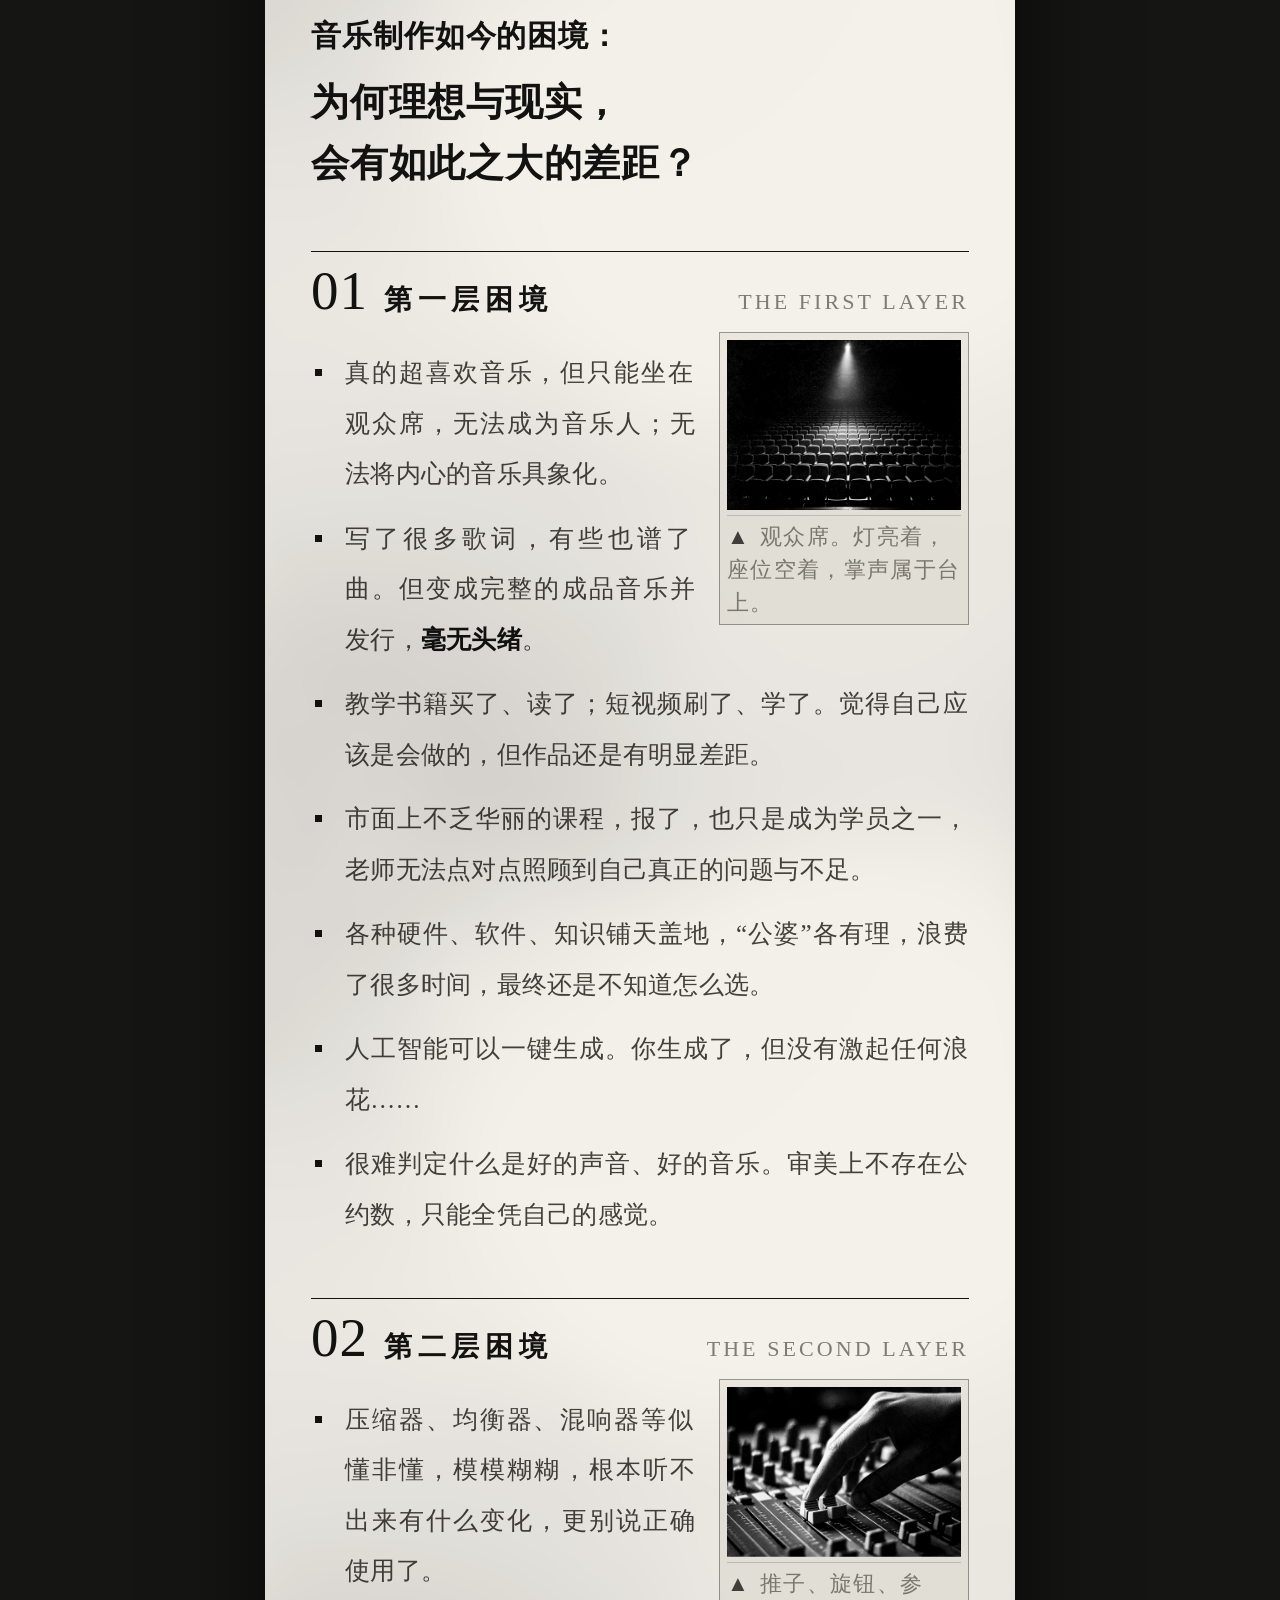
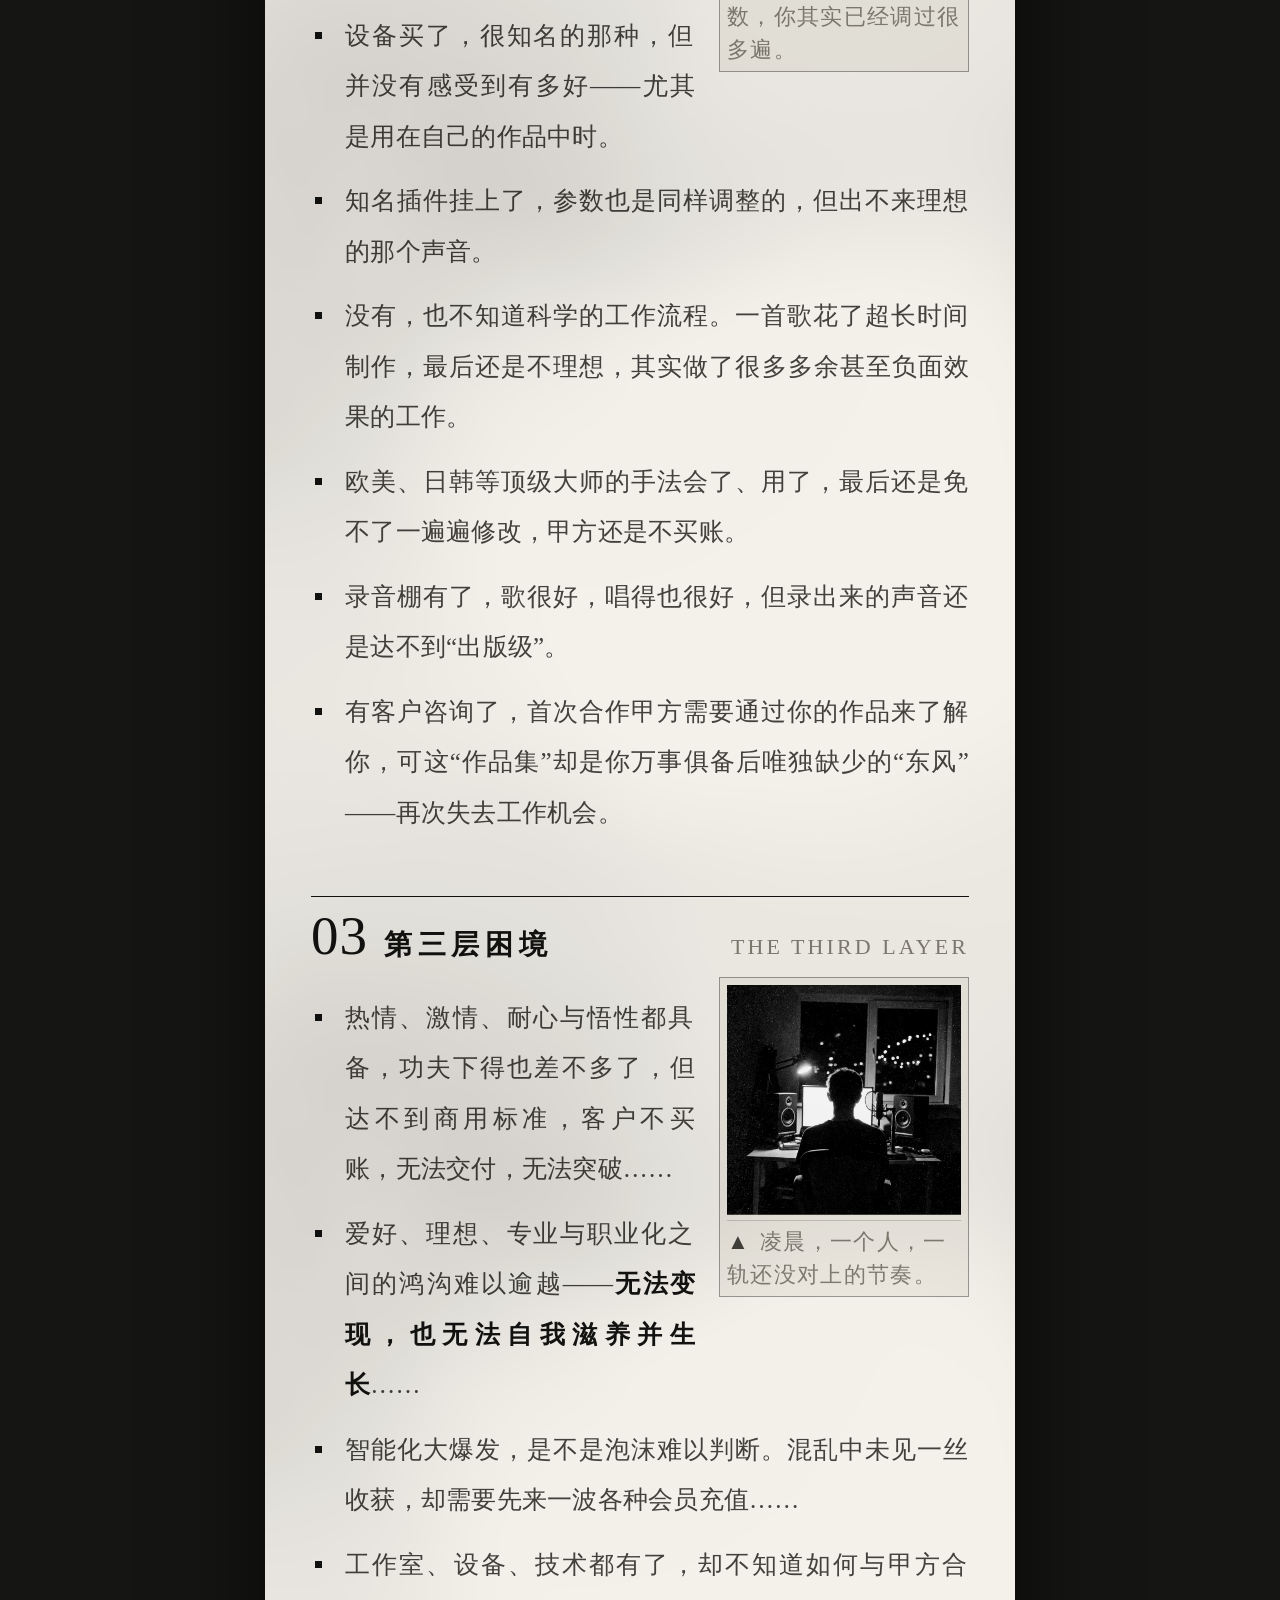
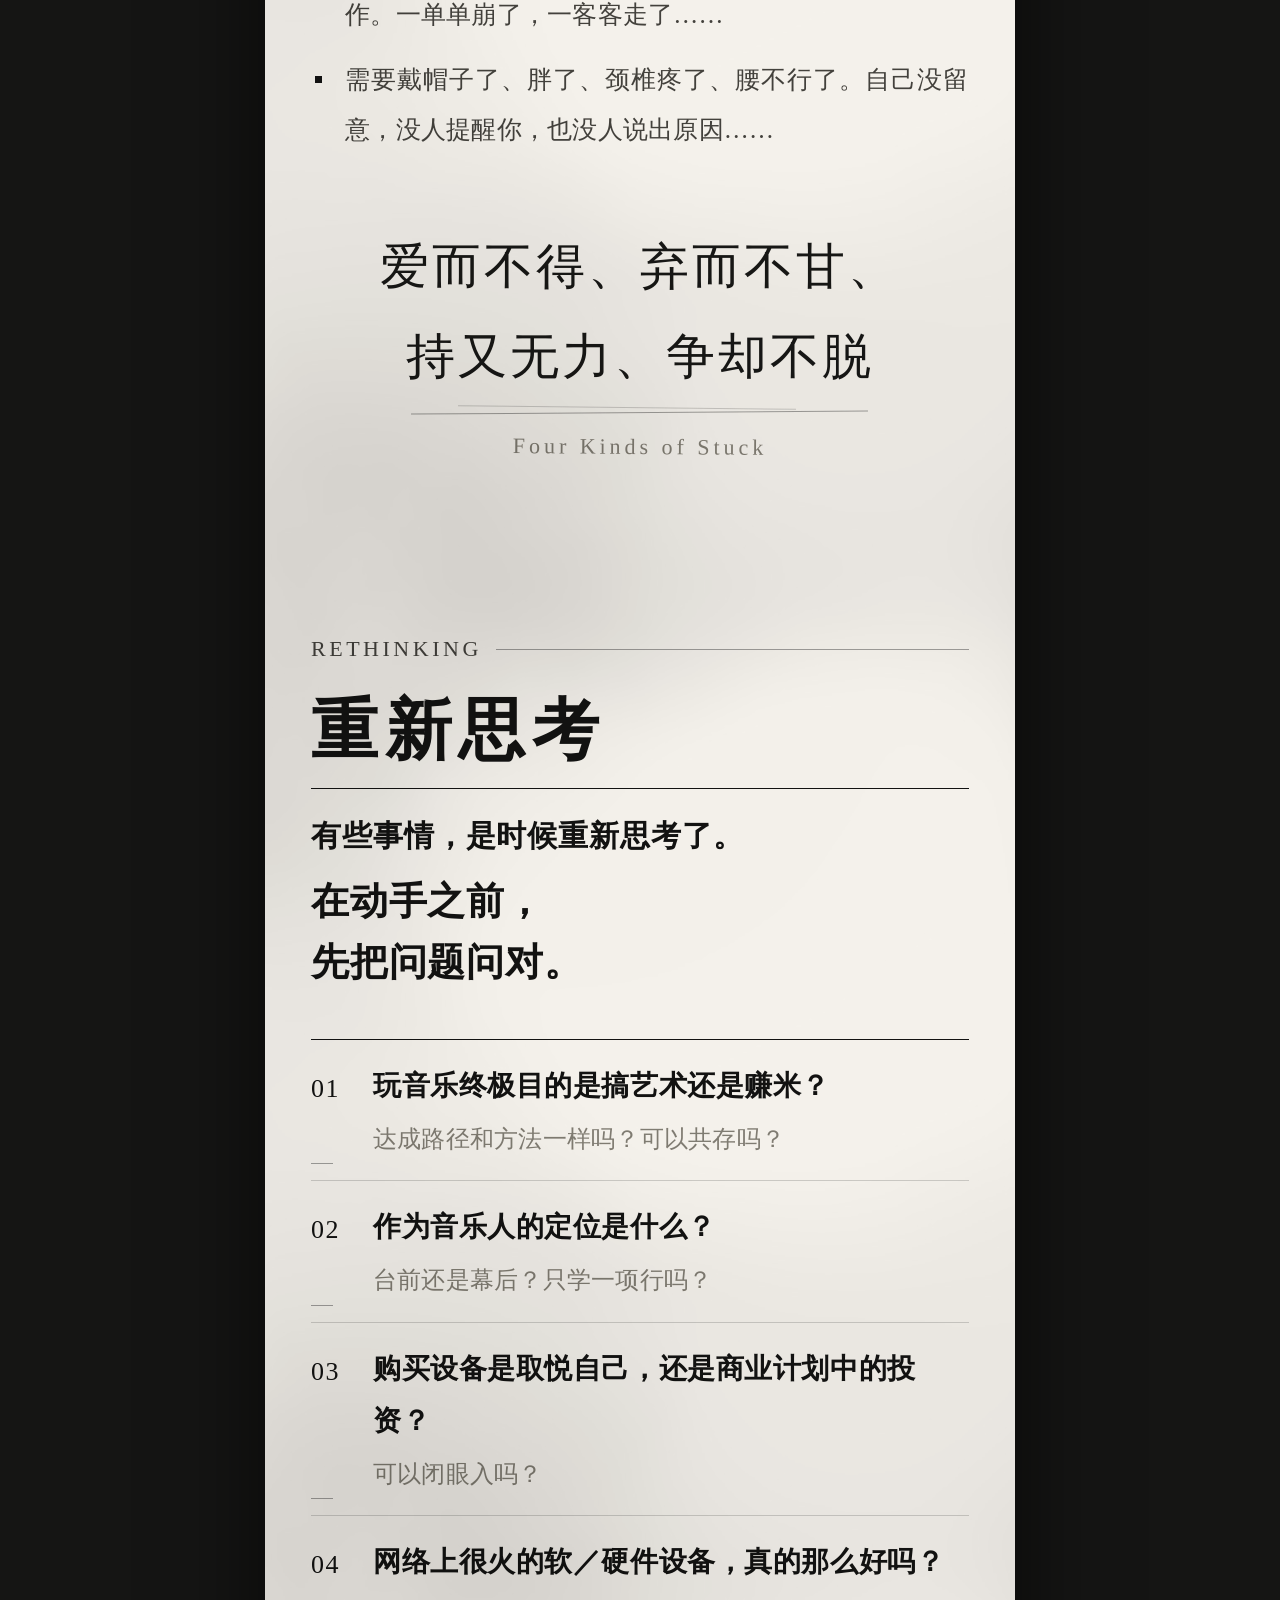
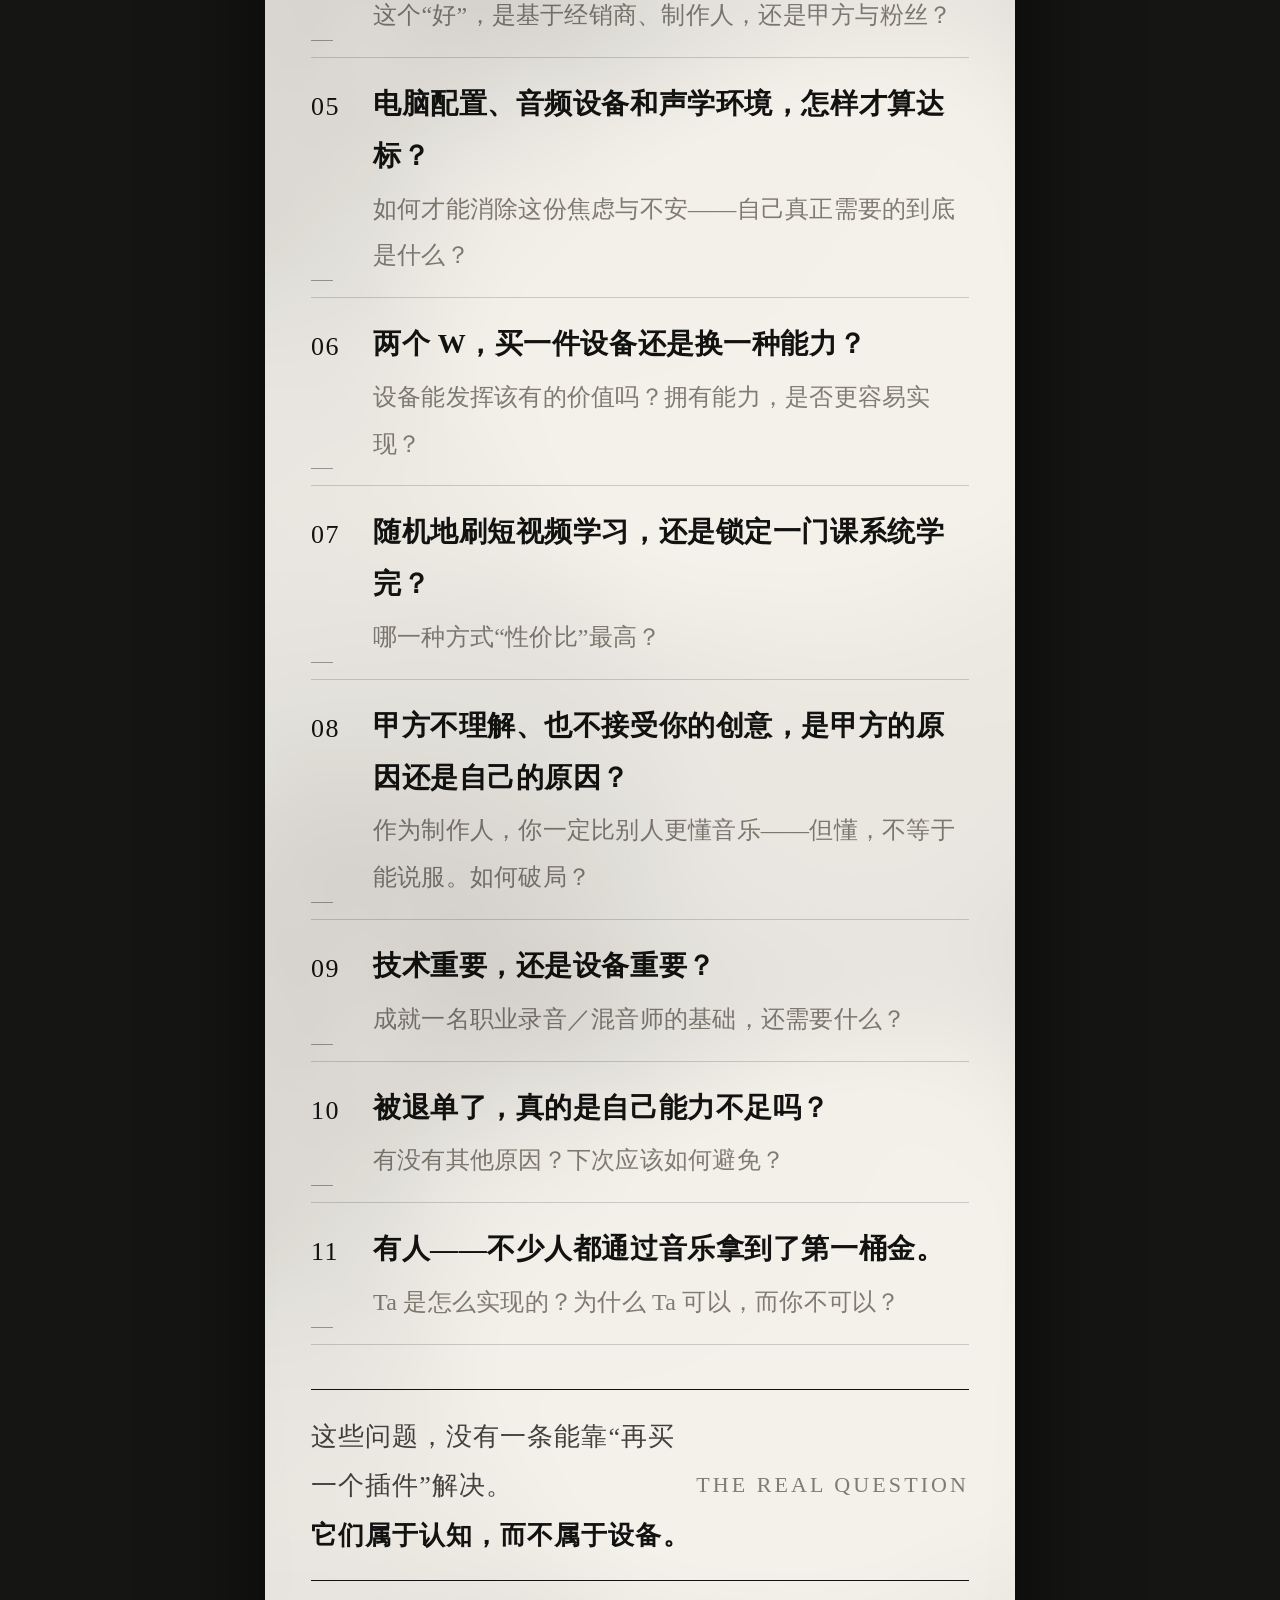
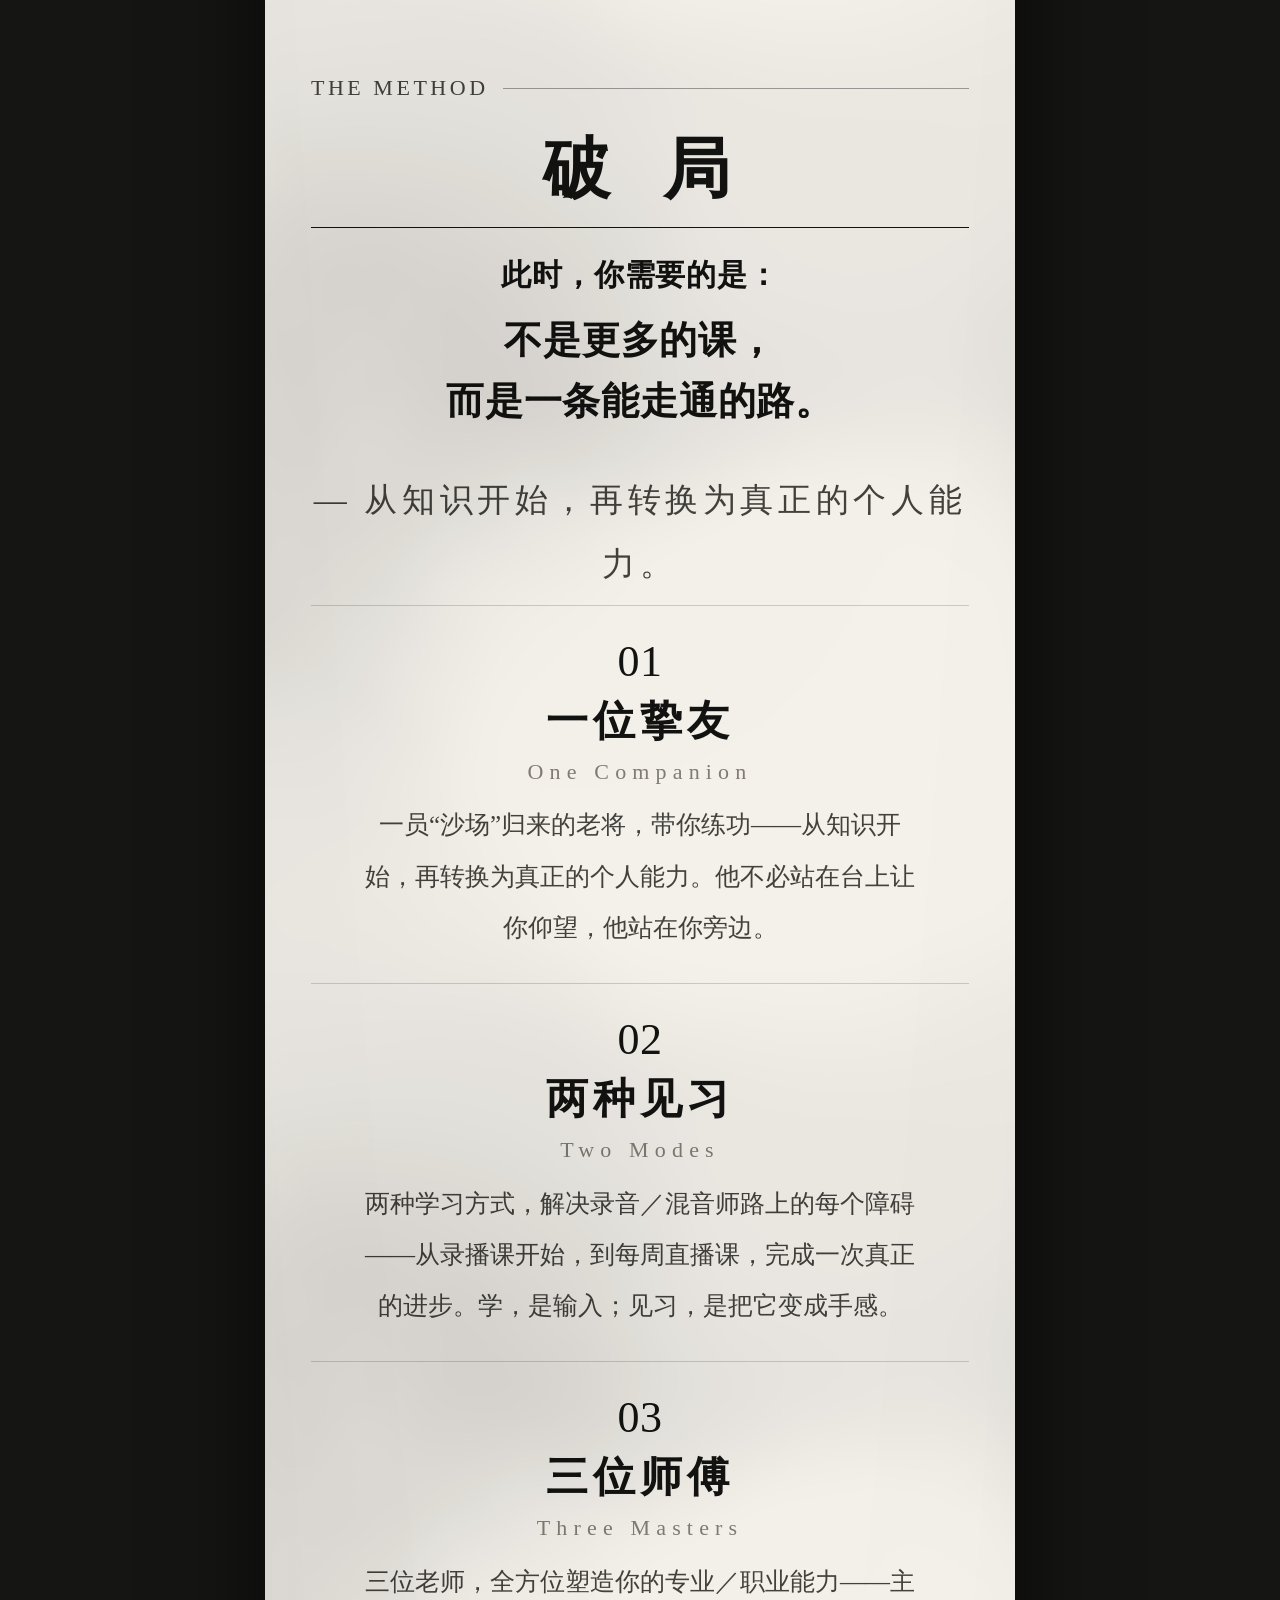
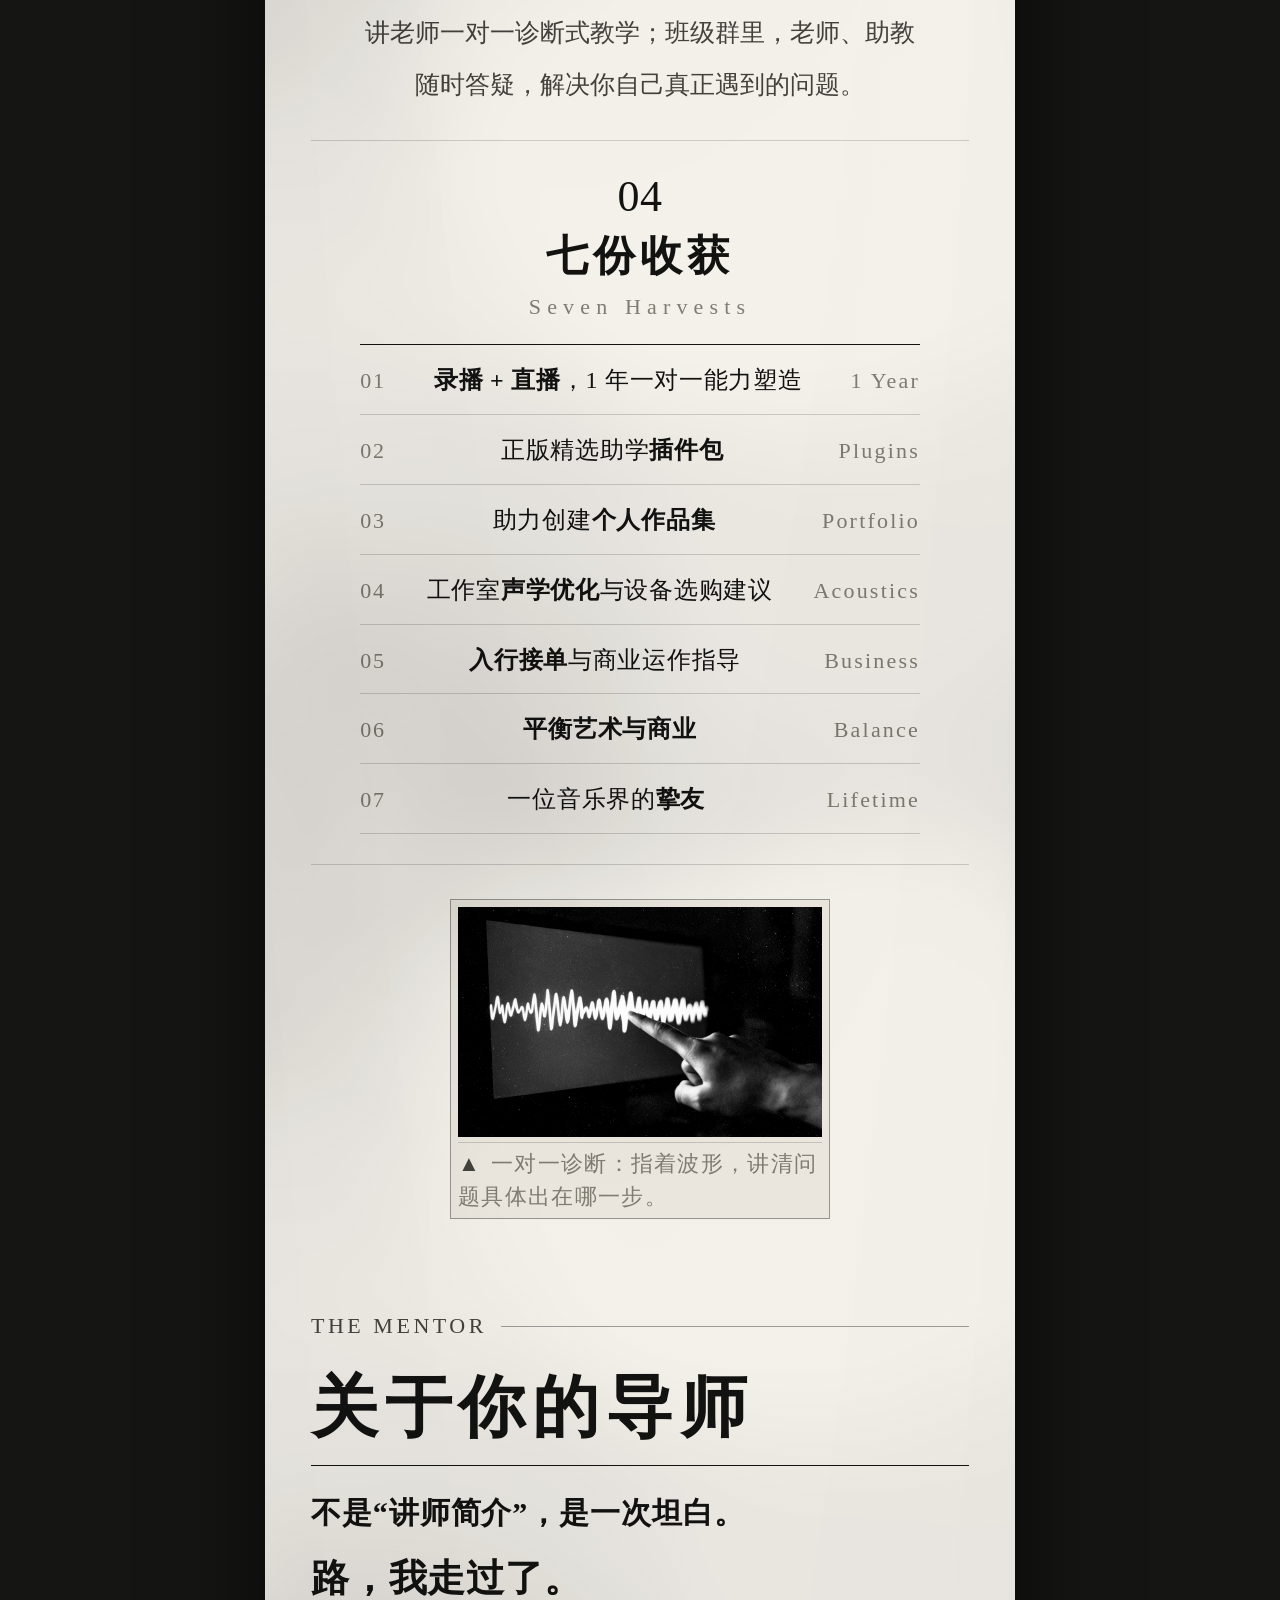
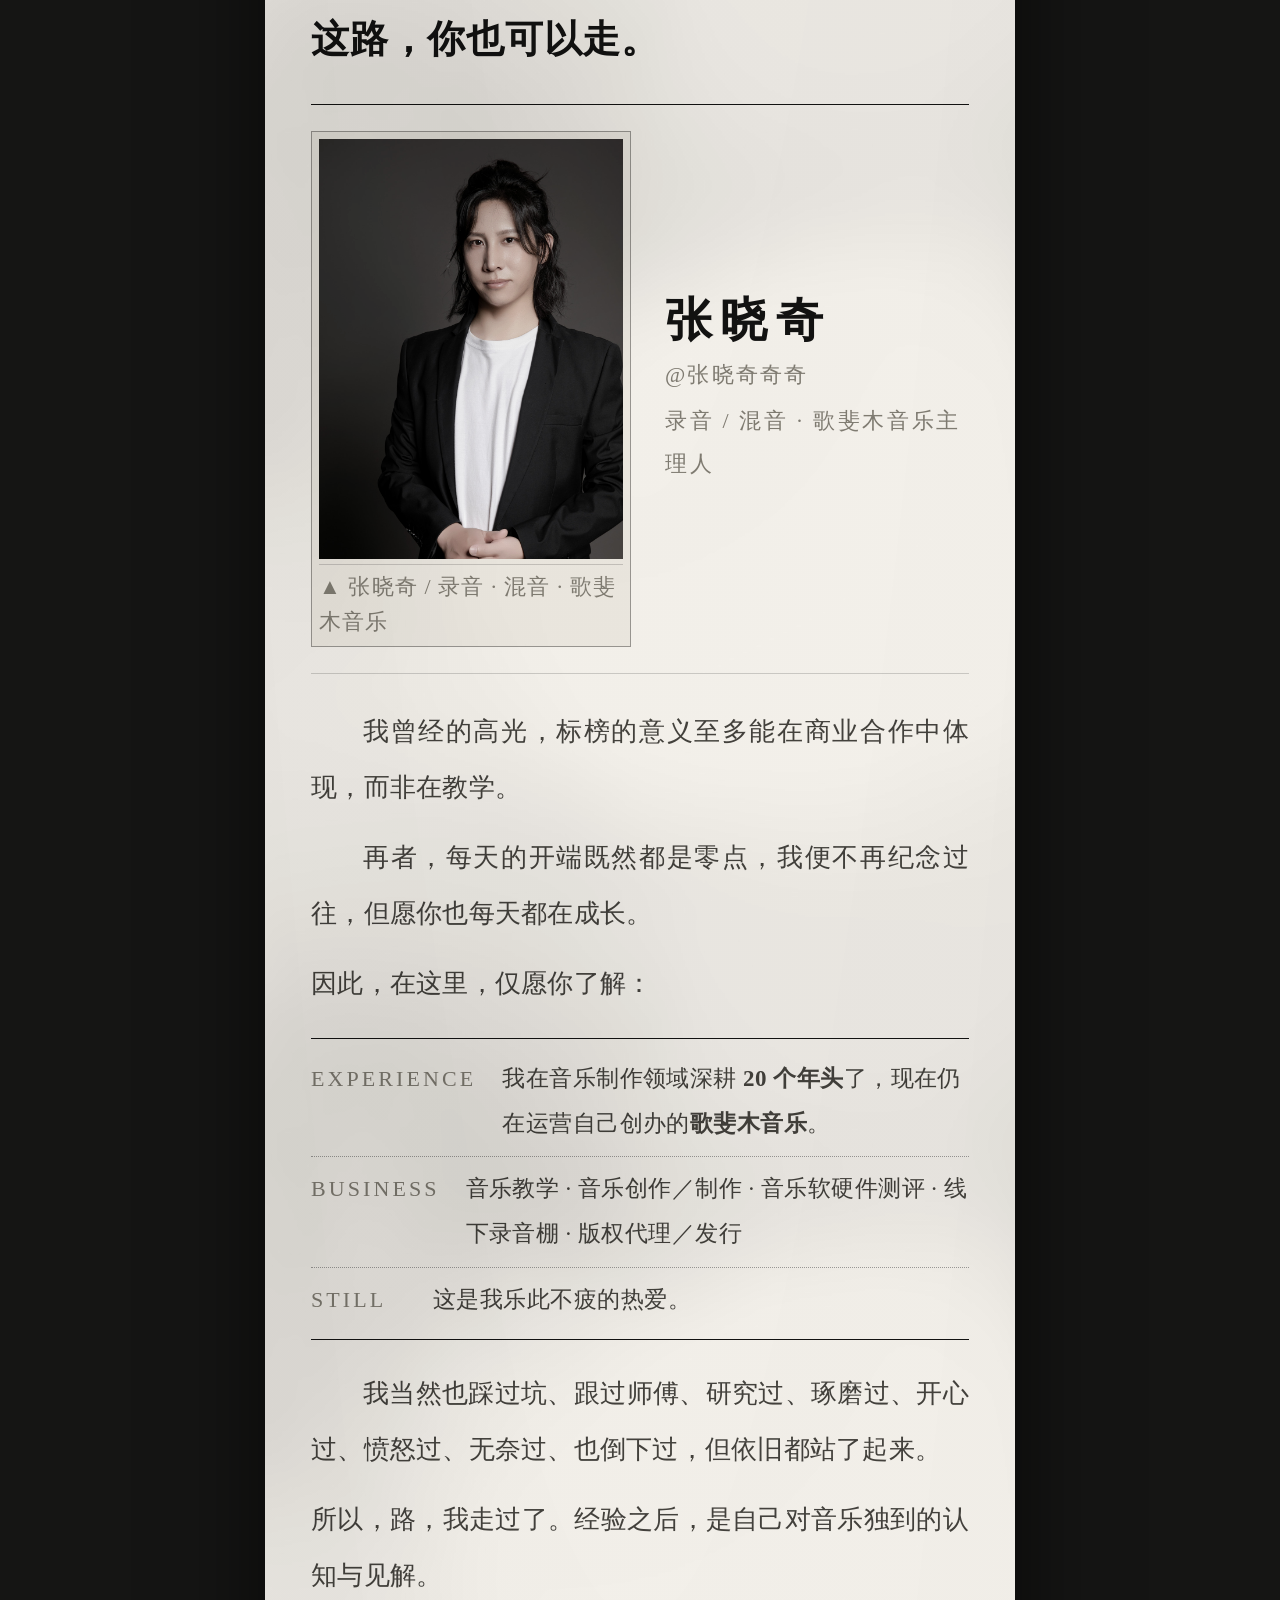
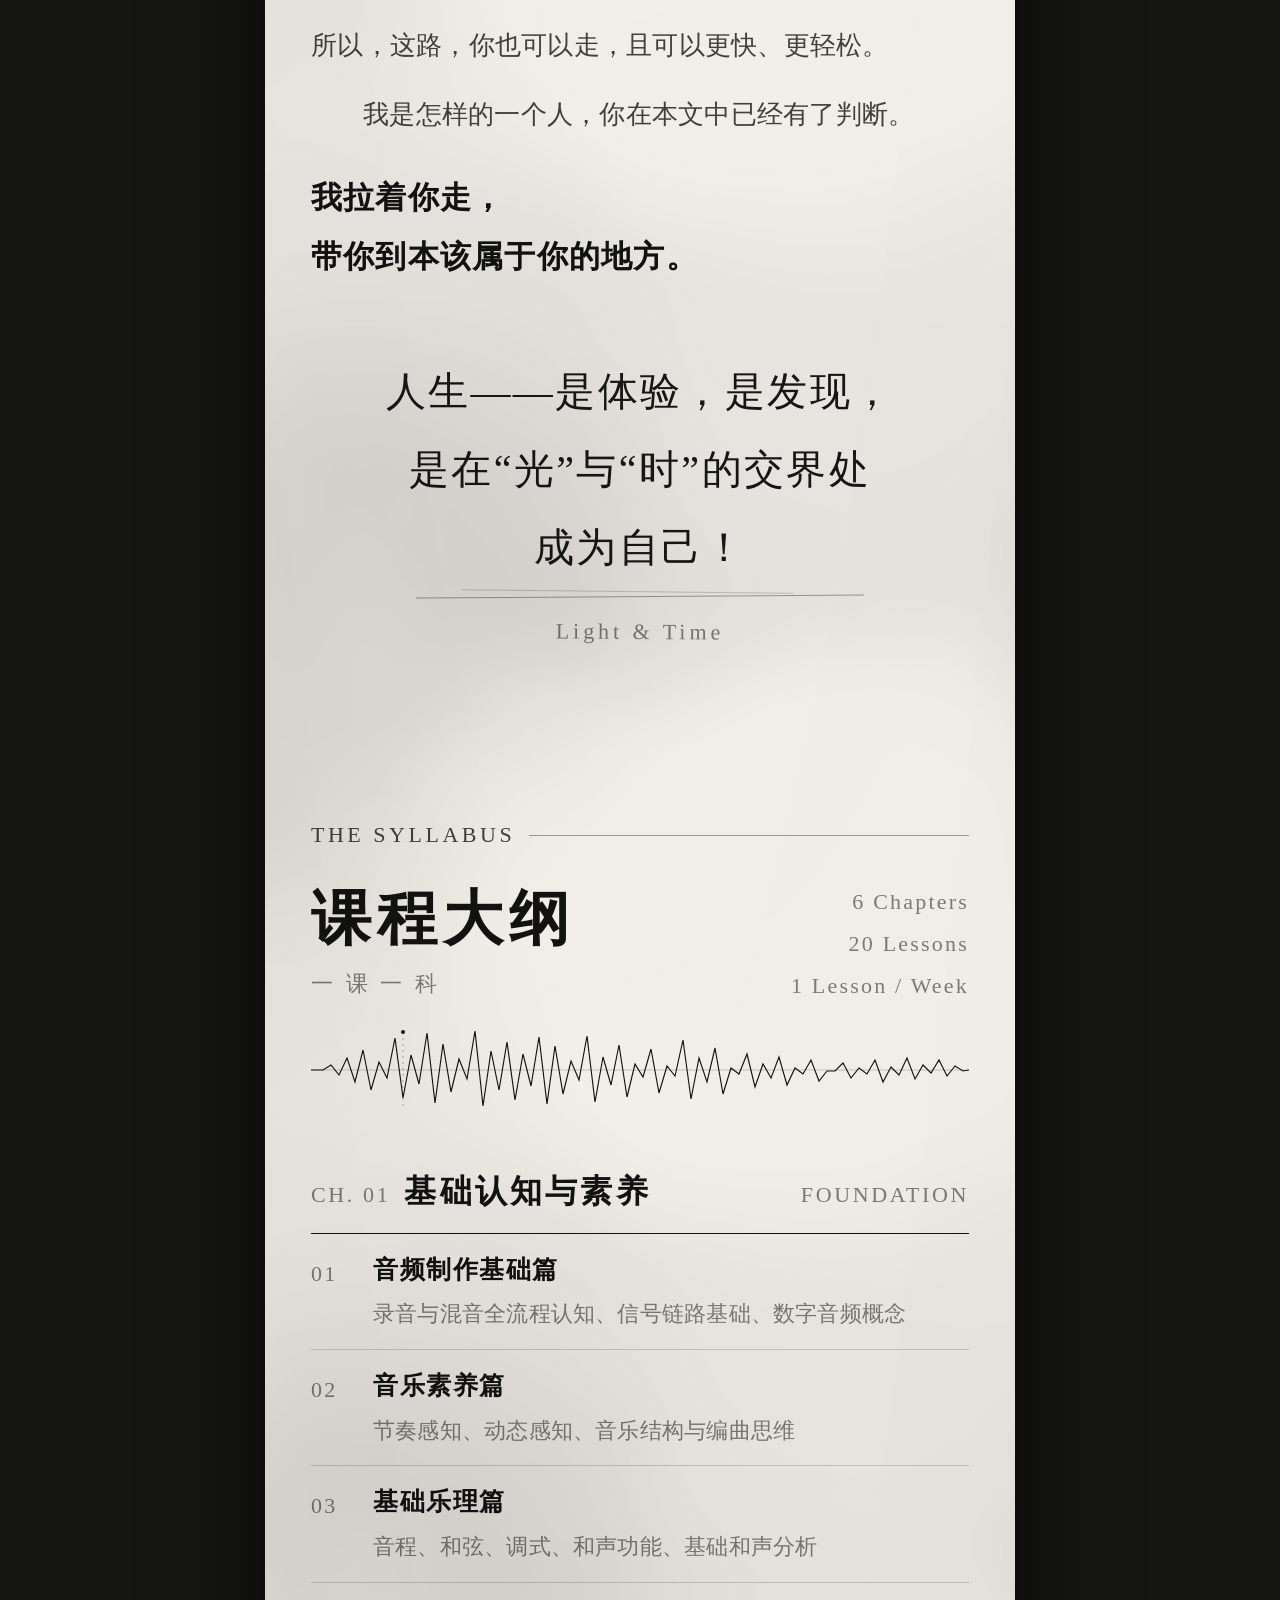
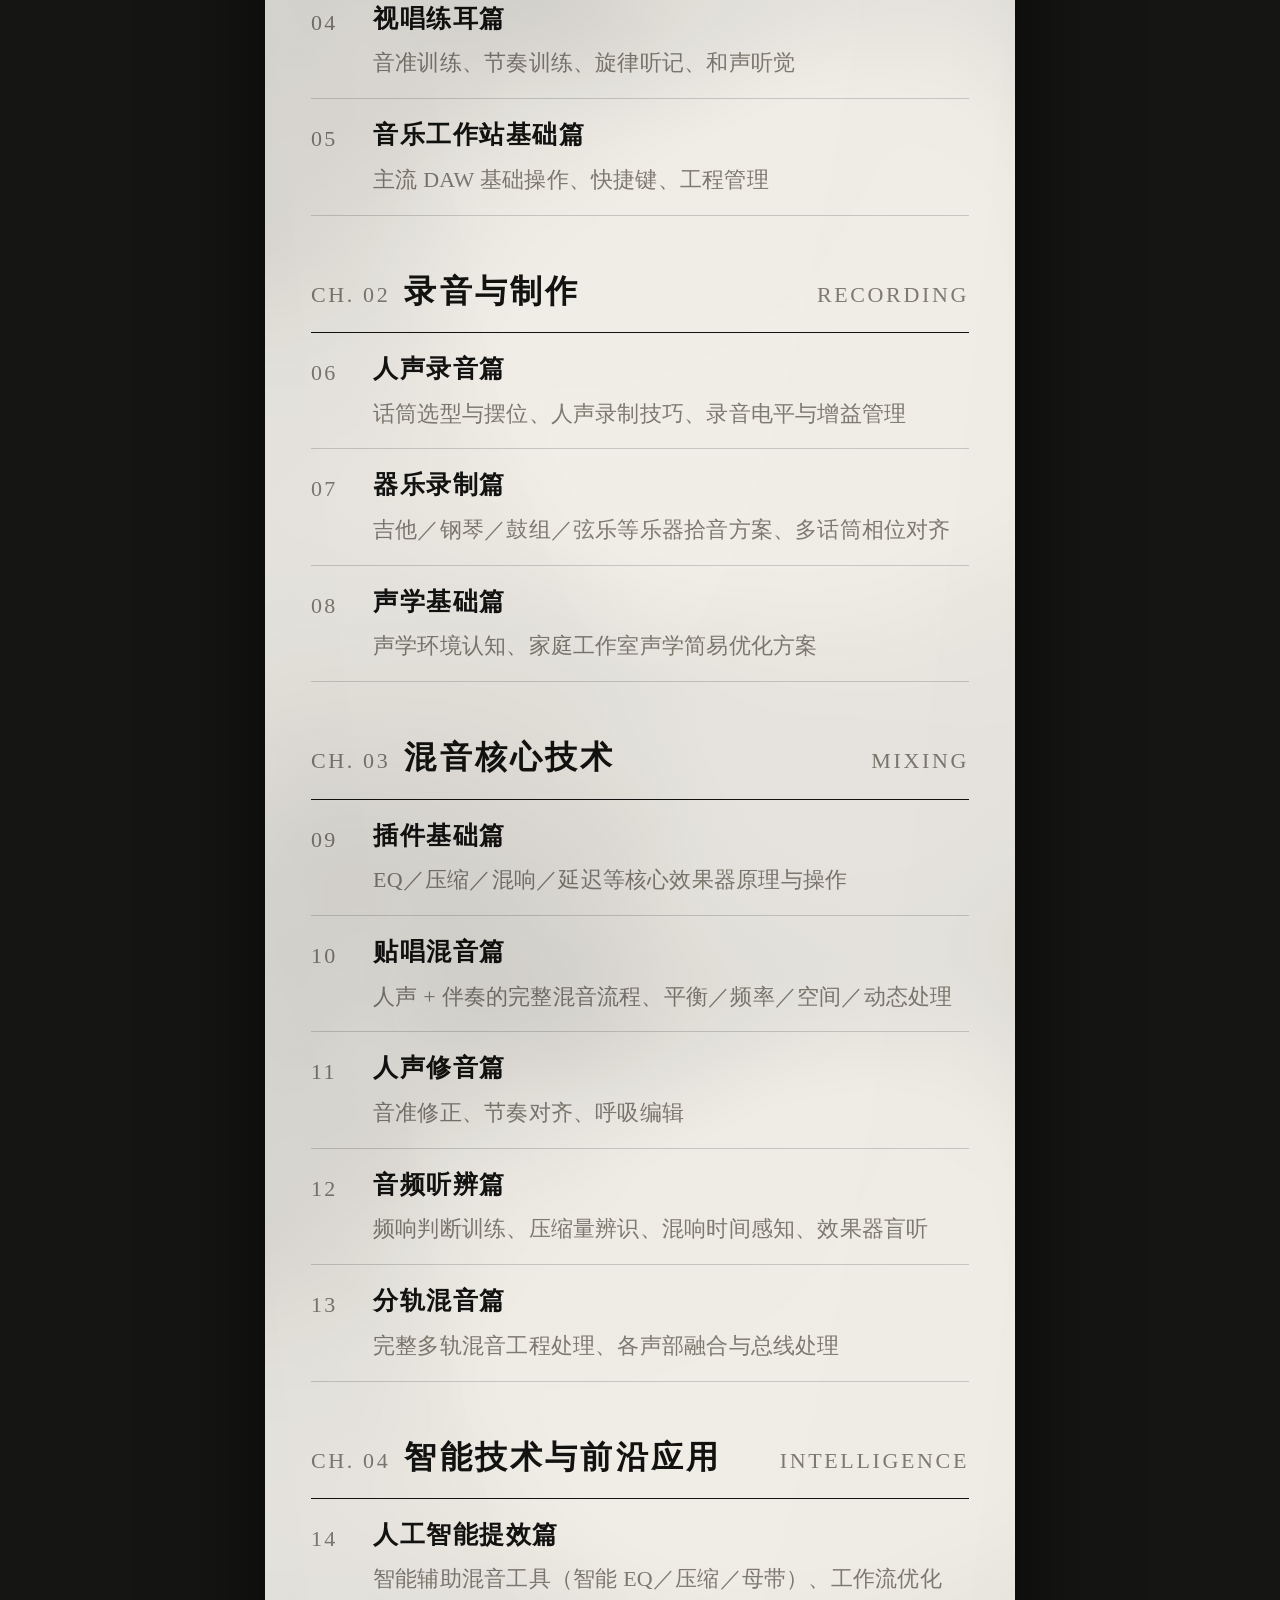
<file: course/index.html>
<!DOCTYPE html>
<html lang="zh-CN">
<head>
<meta charset="UTF-8">
<meta name="viewport" content="width=750, user-scalable=yes">
<title>张晓奇 · 录音 / 混音 一对一私教｜音乐制作职业计划</title>
<style>
:root{
  --paper:#f5f2ec;
  --paper-2:#ece8e0;
  --ink:#121211;
  --ink-2:#43413c;
  --ink-3:#807c72;
  --line:rgba(18,18,17,.18);
  --line-2:rgba(18,18,17,.38);
  --serif:"Songti SC","STSong","Source Han Serif SC","Noto Serif CJK SC","SimSun",serif;
  --latin:"Didot","Bodoni 72","Baskerville","Times New Roman",serif;
  --hand:"Xingkai SC","STXingkai","HanziPen SC","Hannotate SC","Kaiti SC",cursive;
}

*{box-sizing:border-box;margin:0;padding:0}
html{background:#151514;-webkit-text-size-adjust:100%;scroll-behavior:smooth}
body{
  font-family:var(--serif);
  font-size:26px;
  line-height:1.95;
  color:var(--ink);
  background:#151514;
  display:flex;
  justify-content:center;
  -webkit-font-smoothing:antialiased;
}

.page{
  width:750px;
  background:var(--paper);
  position:relative;
  overflow:hidden;
  box-shadow:0 0 90px rgba(0,0,0,.65);
}

/* 纸面：烟雾 / 流体纹 */
.page::before{
  content:"";
  position:absolute;
  inset:0;
  z-index:6;
  pointer-events:none;
  opacity:.5;
  mix-blend-mode:multiply;
  background-image:url("assets/images/paper-smoke.jpg");
  background-size:1000px 1000px;
  background-repeat:repeat;
}
/* 纸面暗角 */
.page::after{
  content:"";
  position:absolute;
  inset:0;
  z-index:5;
  pointer-events:none;
  mix-blend-mode:multiply;
  opacity:.5;
  background-image:
    radial-gradient(125% 85% at 50% 0%,transparent 55%,rgba(18,18,17,.06) 100%);
  background-size:100% 100%;
}

.wrap{padding:0 46px;position:relative;z-index:2}

/* 顶部阅读进度 */
.progress{position:fixed;top:0;left:0;height:2px;width:0;background:#f5f2ea;z-index:99;mix-blend-mode:difference}

/* ================= 封面 ================= */
.topbar{
  display:flex;justify-content:space-between;align-items:center;flex-wrap:wrap;gap:6px 18px;
  padding:20px 0 13px;
  font-family:var(--latin);
  font-size:22px;letter-spacing:.14em;text-transform:uppercase;
  border-bottom:1.5px solid var(--ink);
}
.topbar span:last-child{margin-left:auto}
.topbar .cn{font-family:var(--serif);letter-spacing:.1em;font-size:22px}

.rule-double{height:5px;border-top:3px solid var(--ink);border-bottom:1px solid var(--ink);margin-top:2px}

.hero-head{padding-top:38px;position:relative}
.hero-kicker{
  display:flex;align-items:center;gap:12px;
  font-size:22px;letter-spacing:.2em;color:var(--ink-2);
}
.hero-kicker i{display:block;width:34px;height:1px;background:var(--line-2)}

.name{
  font-size:105px;line-height:1.06;font-weight:900;letter-spacing:.14em;
  margin-top:14px;text-indent:.02em;
}
.name-en{
  display:block;margin-top:12px;
  font-family:var(--latin);font-size:22px;letter-spacing:.28em;color:var(--ink-3);
  text-transform:uppercase;
}
.hero-sub{
  display:flex;align-items:flex-end;justify-content:space-between;
  margin-top:34px;padding-top:16px;border-top:1px solid var(--line-2);
}
.hero-sub h1{font-size:47px;font-weight:900;letter-spacing:.1em;line-height:1.45}
.hero-sub span{font-family:var(--latin);font-size:22px;letter-spacing:.12em;color:var(--ink-3);text-align:right;line-height:1.7}
.hero-meta{
  display:flex;margin-top:30px;border-top:1px solid var(--ink);border-bottom:1px solid var(--ink);
}
.hero-meta div{
  flex:1;padding:14px 0 13px;text-align:center;
}
.hero-meta div+div{border-left:1px solid var(--line)}
.hero-meta b{display:block;font-family:var(--latin);font-size:32px;line-height:1.2;letter-spacing:.02em}
.hero-meta b i{font-style:normal;font-size:22px;margin-left:2px}
.hero-meta p{font-size:22px;letter-spacing:.14em;color:var(--ink-3);margin-top:5px}

/* 封面图 */
.hero-media{
  position:relative;margin:34px 0 0;height:548px;overflow:hidden;
  background:#0b0b0b;
}
.hero-media img{width:100%;height:100%;object-fit:cover;object-position:50% 58%;filter:grayscale(1) contrast(1.08) brightness(.96)}
.hero-media .dots{position:absolute;inset:0;pointer-events:none;
  background-image:radial-gradient(circle at center,rgba(0,0,0,.6) .5px,transparent .6px);
  background-size:3px 3px;opacity:.14;mix-blend-mode:multiply}
.hero-media .veil{position:absolute;inset:0;background:linear-gradient(180deg,rgba(0,0,0,.42) 0%,rgba(0,0,0,0) 32%,rgba(0,0,0,.55) 100%)}
.hero-media .frame{position:absolute;inset:16px;border:1px solid rgba(245,242,234,.22);pointer-events:none}
.hero-media .cap-in{
  position:absolute;left:36px;right:36px;bottom:30px;color:#f2efe7;
  font-size:22px;letter-spacing:.16em;line-height:1.9;
  display:flex;justify-content:space-between;align-items:flex-end;gap:16px;
}
.hero-media .cap-in .cn{font-size:23px;letter-spacing:.1em;font-weight:700}
.hero-media .cap-in .en{font-family:var(--latin);font-size:22px;letter-spacing:.14em;opacity:.7;text-align:right}

/* 目录 */
.index{
  margin-top:0;background:var(--paper-2);margin-left:-46px;margin-right:-46px;
  padding:20px 46px 16px;border-bottom:1px solid var(--ink);
}

/* ================= 通用版块 ================= */
.sec{padding-top:86px;position:relative}
.sec-head{position:relative}
.sec-meta{
  display:flex;align-items:center;gap:14px;
  font-family:var(--latin);font-size:22px;letter-spacing:.16em;text-transform:uppercase;color:var(--ink-2);
}
.sec-meta .ln{flex:1;height:1px;background:var(--line-2)}
.sec-title{
  position:relative;z-index:1;
  font-size:67px;line-height:1.18;font-weight:900;letter-spacing:.1em;margin-top:20px;
}
.sec-lead{
  position:relative;z-index:1;
  margin-top:18px;padding-top:18px;border-top:1px solid var(--ink);
  font-size:30px;line-height:1.95;letter-spacing:.03em;color:var(--ink-2);
}
.sec-lead b{font-weight:700;color:var(--ink)}
.sec-lead .q{font-size:38px;font-weight:700;line-height:1.6;display:block;margin-top:6px;letter-spacing:.02em;color:var(--ink)}

/* 小图卡片 */
.photo-card{
  float:right;width:250px;margin:4px 0 16px 24px;
  background:var(--paper-2);padding:7px 7px 5px;border:1px solid var(--line-2);
}
.photo-card img{display:block;width:100%;height:170px;object-fit:cover;filter:grayscale(1) contrast(1.05)}
.photo-card.tall img{height:230px}
.photo-card .pc-cap{
  margin-top:5px;padding-top:4px;border-top:1px solid var(--line);
  font-size:22px;line-height:1.5;letter-spacing:.06em;color:var(--ink-3);
}
.photo-card .pc-cap em{font-style:normal;color:var(--ink-2);margin-right:3px}
.photo-card.standalone{float:none;width:380px;margin:32px 0 0 auto}
.photo-card.standalone img{height:230px}
.stage-block::after{content:"";display:block;clear:both}

/* 手写句 */
.hand{
  position:relative;margin:66px 0 74px;text-align:center;
  font-family:var(--hand);font-size:49px;line-height:1.85;letter-spacing:.06em;
  color:#171715;transform:rotate(-1.4deg);
}
.hand-cn{position:relative;display:inline-block;padding-bottom:12px}
.hand-cn::before,.hand-cn::after{
  content:"";position:absolute;height:1px;background:rgba(18,18,17,.38);
  transform-origin:center;
}
.hand-cn::before{bottom:2px;left:6%;right:6%;transform:rotate(-.4deg)}
.hand-cn::after{bottom:7px;left:15%;right:20%;transform:rotate(.6deg);opacity:.5}
.hand .en{
  display:block;margin-top:12px;font-family:var(--latin);font-size:22px;letter-spacing:.18em;
  color:var(--ink-3);transform:rotate(.4deg);
}
.hand.small{font-size:40px;line-height:1.95}

/* ================= 困境 ================= */
.stage-block{margin-top:58px}
.stage-head{
  display:flex;align-items:baseline;gap:16px;
  padding-top:14px;border-top:1.5px solid var(--ink);
}
.stage-no{font-family:var(--latin);font-size:55px;line-height:.9;letter-spacing:.02em}
.stage-title{font-size:28px;font-weight:700;letter-spacing:.2em}
.stage-en{margin-left:auto;font-family:var(--latin);font-size:22px;letter-spacing:.14em;color:var(--ink-3);text-transform:uppercase}

.points{list-style:none;margin-top:20px}
.points li{
  position:relative;padding-left:34px;margin-bottom:14px;
  font-size:25px;line-height:2.02;text-align:justify;color:var(--ink-2);
  letter-spacing:.01em;
}
.points li::before{
  content:"";position:absolute;left:4px;top:21px;width:7px;height:7px;background:var(--ink);
}
.points li:last-child{margin-bottom:0}
.points li .hl{color:var(--ink);font-weight:700}

/* ================= 反问 ================= */
.ask-list{margin-top:46px;border-top:1px solid var(--ink)}
.ask{
  display:flex;gap:20px;padding:20px 0 18px;border-bottom:1px solid var(--line);
  transition:background .4s;position:relative;
}
.ask:hover{background:rgba(18,18,17,.035)}
.ask-no{
  flex:0 0 42px;font-family:var(--latin);font-size:26px;letter-spacing:.06em;color:var(--ink);
  padding-top:4px;position:relative;
}
.ask-no::after{content:"";position:absolute;left:0;bottom:-2px;width:22px;height:1px;background:var(--line-2)}
.ask-body{flex:1}
.ask-body .q{font-size:28px;font-weight:700;line-height:1.85;letter-spacing:.02em}
.ask-body .sub{font-size:24px;line-height:1.95;color:var(--ink-3);margin-top:4px;letter-spacing:.01em}
.ask-body .sub .u{color:var(--ink-2);border-bottom:1px solid var(--line-2)}

.quote-strip{
  margin-top:44px;padding:22px 0 20px;border-top:1px solid var(--ink);border-bottom:1px solid var(--ink);
  display:flex;justify-content:space-between;align-items:center;
}
.quote-strip p{font-size:26px;line-height:1.9;letter-spacing:.04em;color:var(--ink-2)}
.quote-strip p b{color:var(--ink);font-weight:700}
.quote-strip .lat{font-family:var(--latin);font-size:22px;letter-spacing:.14em;color:var(--ink-3);white-space:nowrap;text-transform:uppercase}

/* ================= 破局 ================= */
.solution-lead{font-size:33px;letter-spacing:.14em;color:var(--ink-2);margin-top:36px}
.pillars{margin-top:8px}
.pillar{
  position:relative;padding:34px 0 30px;border-bottom:1px solid var(--line);
  display:flex;gap:24px;align-items:flex-start;
}
.pillar:first-child{border-top:1px solid var(--line)}
.pillar-no{
  flex:0 0 74px;font-family:var(--latin);font-size:52px;line-height:1;color:var(--ink);
  padding-top:6px;letter-spacing:.01em;
}
.pillar-body{flex:1}
.pillar-body h3{
  font-size:42px;font-weight:900;letter-spacing:.12em;line-height:1.4;
}
.pillar-body h3 span{
  font-family:var(--latin);font-size:22px;letter-spacing:.28em;color:var(--ink-3);
  display:block;margin-top:6px;font-weight:400;
}
.pillar-body p{margin-top:14px;font-size:25px;line-height:2.05;color:var(--ink-2);text-align:justify}

/* 破局 · 居中版式 */
.sec-center .sec-title{text-align:center}
.sec-center .sec-lead{text-align:center}
.sec-center .sec-lead b{display:block}
.sec-center .solution-lead{text-align:center}
.sec-center .pillar{flex-direction:column;align-items:center;gap:8px}
.sec-center .pillar-no{flex:none;padding-top:0;font-size:44px}
.sec-center .pillar-body{width:100%;text-align:center}
.sec-center .pillar-body h3{text-align:center}
.sec-center .pillar-body p{text-align:center;max-width:560px;margin:12px auto 0}
.sec-center .harvest{max-width:560px;margin:22px auto 0}
.sec-center .harvest .t{text-align:center}
.sec-center .photo-card.standalone{margin:34px auto 0}

.harvest{list-style:none;margin-top:20px;border-top:1px solid var(--ink)}
.harvest li{
  display:flex;align-items:baseline;gap:16px;padding:12px 0 10px;border-bottom:1px solid var(--line);
}
.harvest .n{font-family:var(--latin);font-size:22px;letter-spacing:.08em;color:var(--ink-3);flex:0 0 26px}
.harvest .t{flex:1;font-size:24px;letter-spacing:.03em}
.harvest .t b{font-weight:700}
.harvest .tag{font-family:var(--latin);font-size:22px;letter-spacing:.1em;color:var(--ink-3);white-space:nowrap}

/* ================= 导师 ================= */
.mentor-id{
  display:flex;align-items:center;gap:34px;margin-top:34px;
  padding:26px 0;border-top:1.5px solid var(--ink);border-bottom:1px solid var(--line);
}
.portrait-card{
  flex:0 0 320px;width:320px;background:var(--paper-2);
  padding:7px;border:1px solid var(--line-2);
}
.portrait-card img{display:block;width:100%;height:420px;object-fit:cover;filter:saturate(.92) contrast(1.02)}
.portrait-card .pc-cap{
  margin-top:5px;padding-top:4px;border-top:1px solid var(--line);
  font-size:22px;line-height:1.6;letter-spacing:.05em;color:var(--ink-3);
}
.mid h3{font-size:47px;font-weight:900;letter-spacing:.18em;line-height:1.2}
.mid .at{font-family:var(--latin);font-size:22px;letter-spacing:.1em;color:var(--ink-3);margin-top:5px}
.mid .role{font-size:22px;letter-spacing:.12em;color:var(--ink-3);margin-top:4px}

.story{margin-top:30px}
.story p{
  font-size:26px;line-height:2.15;color:var(--ink-2);text-indent:2em;
  text-align:justify;letter-spacing:.01em;
}
.story p.solo{text-indent:0}
.story p+p{margin-top:14px}
.story .big{
  font-size:31px;line-height:1.9;color:var(--ink);font-weight:700;text-indent:0;
  letter-spacing:.04em;margin-top:26px;
}
.story .mark{border-bottom:2px solid var(--ink);padding-bottom:1px;color:var(--ink);font-weight:700}
.facts{
  margin:26px 0;border-top:1px solid var(--ink);border-bottom:1px solid var(--ink);
  padding:18px 0 16px;
}
.facts-row{display:flex;gap:26px;align-items:baseline}
.facts-row .k{font-family:var(--latin);font-size:22px;letter-spacing:.14em;color:var(--ink-3);flex:0 0 96px;text-transform:uppercase}
.facts-row .v{font-size:23px;line-height:1.95;color:var(--ink-2);letter-spacing:.02em}
.facts-row+.facts-row{margin-top:10px;padding-top:10px;border-top:1px dotted var(--line-2)}

/* ================= 大纲 ================= */
.syllabus-head{display:flex;align-items:flex-end;justify-content:space-between;margin-top:24px;gap:20px}
.syllabus-head .l h2{font-size:60px;font-weight:900;letter-spacing:.1em;line-height:1.2}
.syllabus-head .l p{font-size:22px;letter-spacing:.16em;color:var(--ink-3);margin-top:8px}
.syllabus-head .r{text-align:right;font-size:22px;letter-spacing:.1em;color:var(--ink-3);line-height:1.9}
.wave{margin:18px 0 0}
.wave svg{display:block;width:100%;height:auto}

.chapter{margin-top:44px}
.ch-head{
  display:flex;align-items:baseline;gap:14px;padding-bottom:10px;border-bottom:1.5px solid var(--ink);
}
.ch-no{font-family:var(--latin);font-size:22px;letter-spacing:.12em;color:var(--ink-3);flex:0 0 auto}
.ch-head h3{font-size:32px;font-weight:900;letter-spacing:.1em;flex:1}
.ch-head .ch-en{flex-shrink:0}
.ch-head .ch-en{margin-left:auto;font-family:var(--latin);font-size:22px;letter-spacing:.12em;color:var(--ink-3);text-transform:uppercase}
.lesson{
  display:flex;gap:18px;padding:15px 0 13px;border-bottom:1px solid var(--line);
}
.lesson .ln{
  flex:0 0 44px;font-family:var(--latin);font-size:22px;letter-spacing:.1em;color:var(--ink-3);padding-top:4px;
}
.lesson .lb{flex:1}
.lesson .lb h4{font-size:25px;font-weight:700;letter-spacing:.06em;line-height:1.7}
.lesson .lb p{font-size:22px;line-height:1.95;color:var(--ink-3);margin-top:2px;letter-spacing:.01em}

/* ================= Q&A ================= */
.qa-list{margin-top:42px;border-top:1.5px solid var(--ink)}
.qa{padding:26px 0 24px;border-bottom:1px solid var(--line)}
.qa-q{display:flex;gap:14px;align-items:flex-start}
.qa-q .qm{
  flex:0 0 34px;font-family:var(--latin);font-size:33px;line-height:1.3;letter-spacing:.04em;
}
.qa-q p{font-size:28px;font-weight:700;line-height:1.75;letter-spacing:.02em}
.qa-a{
  margin:12px 0 0 48px;padding-left:18px;border-left:1px solid var(--line-2);
  font-size:24px;line-height:2.05;color:var(--ink-2);text-align:justify;letter-spacing:.01em;
}
.qa-a b{color:var(--ink);font-weight:700}
.qa-a .em{color:var(--ink);border-bottom:1px solid var(--line-2)}

.notice{
  margin-top:34px;padding:16px 18px;border:1px solid var(--line-2);
  font-size:22px;line-height:1.95;color:var(--ink-3);letter-spacing:.02em;
}
.notice b{color:var(--ink-2);font-weight:700;letter-spacing:.08em}

/* ================= 商品信息 ================= */
.goods{margin-top:52px;border-top:3px solid var(--ink)}
.goods-head{display:flex;align-items:baseline;justify-content:space-between;gap:14px;padding-top:16px}
.goods-head h3{font-size:33px;font-weight:900;letter-spacing:.2em;white-space:nowrap;flex-shrink:0}
.goods-head span{font-family:var(--latin);font-size:22px;letter-spacing:.12em;color:var(--ink-3);text-transform:uppercase}
.spec{list-style:none;margin-top:6px}
.spec li{
  display:flex;align-items:baseline;gap:18px;
  padding:13px 0;border-bottom:1px solid var(--line);
}
.spec .k{
  flex:0 0 150px;font-size:22px;font-weight:700;letter-spacing:.16em;color:var(--ink-2);
}
.spec .v{flex:1;font-size:24px;line-height:1.9;letter-spacing:.02em;color:var(--ink)}
.spec .v small{display:block;margin-top:2px;font-size:22px;color:var(--ink-3);letter-spacing:.04em}

/* ================= 页脚 CTA ================= */
.cta{
  margin:70px 0 0;background:var(--ink);color:#efebe2;
  padding:56px 46px 30px;position:relative;overflow:hidden;
}
.cta::before{
  content:"";position:absolute;inset:0;opacity:.25;mix-blend-mode:screen;
  background-image:url("data:image/svg+xml,%3Csvg xmlns='http://www.w3.org/2000/svg' width='240' height='240'%3E%3Cfilter id='n'%3E%3CfeTurbulence type='fractalNoise' baseFrequency='0.9' numOctaves='3' stitchTiles='stitch'/%3E%3CfeColorMatrix type='saturate' values='0'/%3E%3C/filter%3E%3Crect width='240' height='240' filter='n' opacity='0.4'/%3E%3C/svg%3E");
}
.cta .in{position:relative;z-index:2}
.cta .kick{font-family:var(--latin);font-size:22px;letter-spacing:.18em;color:rgba(239,235,226,.6)}
.cta h2{margin-top:18px;font-size:52px;font-weight:900;letter-spacing:.1em;line-height:1.5}
.cta p{margin-top:14px;font-size:23px;line-height:2;color:rgba(239,235,226,.72);letter-spacing:.03em}
.cta .chips{display:flex;gap:8px;flex-wrap:wrap;margin-top:24px}
.cta .chips span{
  border:1px solid rgba(239,235,226,.28);padding:8px 14px;font-size:22px;letter-spacing:.12em;
  color:rgba(239,235,226,.85);
}
.cta .sign{
  display:flex;justify-content:space-between;align-items:flex-end;gap:20px;
  margin-top:40px;padding-top:20px;border-top:1px solid rgba(239,235,226,.2);
}
.cta .sign .hand-s{font-family:var(--hand);font-size:32px;letter-spacing:.06em;line-height:1.6;color:#efebe2}
.cta .sign .at{font-family:var(--latin);font-size:22px;letter-spacing:.12em;color:rgba(239,235,226,.5);text-align:right}

.colophon{
  margin:0;padding:22px 46px 34px;background:var(--ink);
  border-top:1px solid rgba(239,235,226,.16);
  color:rgba(239,235,226,.42);font-family:var(--latin);font-size:22px;letter-spacing:.08em;
  display:flex;justify-content:space-between;gap:12px;
}
.colophon .cn{font-family:var(--serif);letter-spacing:.1em}

/* 动效 */
.rv{opacity:0;transform:translateY(22px);transition:opacity 1s cubic-bezier(.2,.7,.2,1),transform 1s cubic-bezier(.2,.7,.2,1)}
.rv.in{opacity:1;transform:none}
.photo-card.rv img{clip-path:inset(0 0 100% 0);transition:clip-path 1.1s cubic-bezier(.16,.84,.24,1)}
.photo-card.rv.in img{clip-path:inset(0 0 0 0)}

@media (max-width:800px){
  html{background:var(--paper)}
  body{background:var(--paper);display:block}
  .page{width:750px;margin:0 auto;box-shadow:none}
}
</style>
</head>
<body>

<div class="progress" id="progress"></div>

<main class="page">

  <!-- ============ 模块一 · 封面 ============ -->
  <header class="wrap hero-head">
    <div class="topbar">
      <span class="cn">艺术与商业真的难以平衡吗？</span>
      <span>Private Mentorship / No.01</span>
    </div>
    <div class="rule-double"></div>

    <div class="hero-kicker" style="padding-top:34px">
      <i></i><span>录音 / 混音 · 一对一私教</span>
    </div>
    <div class="name">张晓奇</div>
    <div class="name-en">Zhang Xiaoqi</div>

    <div class="hero-sub">
      <h1>音乐制作<br>职业计划</h1>
      <span>20 Years<br>20 Lessons<br>1 Year</span>
    </div>

    <div class="hero-meta">
      <div><b>20<i>年</i></b><p>一线深耕</p></div>
      <div><b>20<i>课</i></b><p>一课一科</p></div>
      <div><b>1<i>年</i></b><p>一对一陪跑</p></div>
    </div>
  </header>

  <div class="hero-media">
    <img src="assets/images/hero.jpg" alt="凌晨的录音棚，混音台前的身影">
    <div class="veil"></div>
    <div class="dots"></div>
    <div class="frame"></div>
    <div class="cap-in">
      <div>
        <div class="cn">凌晨三点，灯还亮着。</div>
        <div>录音棚里坐着的，也可能是你。</div>
      </div>
      <div class="en">Cover<br>Monochrome Archive</div>
    </div>
  </div>

  <!-- ============ 模块二 · 痛点 ============ -->
  <section class="wrap sec" id="dilemma">
    <div class="sec-head">
      <div class="sec-meta rv"><span>The Dilemma</span><span class="ln"></span></div>
      <h2 class="sec-title rv">困&nbsp;&nbsp;境</h2>
      <div class="sec-lead rv">
        <b>音乐制作如今的困境：</b>
        <span class="q">为何理想与现实，<br>会有如此之大的差距？</span>
      </div>
    </div>

    <!-- 第一层 -->
    <div class="stage-block rv">
      <div class="stage-head">
        <span class="stage-no">01</span>
        <span class="stage-title">第一层困境</span>
        <span class="stage-en">The First Layer</span>
      </div>
      <div class="photo-card rv">
        <img src="assets/images/pain-audience.jpg" alt="空荡的剧场观众席">
        <div class="pc-cap"><em>▲</em> 观众席。灯亮着，座位空着，掌声属于台上。</div>
      </div>
      <ul class="points">
        <li>真的超喜欢音乐，但只能坐在观众席，无法成为音乐人；无法将内心的音乐具象化。</li>
        <li>写了很多歌词，有些也谱了曲。但变成完整的成品音乐并发行，<span class="hl">毫无头绪</span>。</li>
        <li>教学书籍买了、读了；短视频刷了、学了。觉得自己应该是会做的，但作品还是有明显差距。</li>
        <li>市面上不乏华丽的课程，报了，也只是成为学员之一，老师无法点对点照顾到自己真正的问题与不足。</li>
        <li>各种硬件、软件、知识铺天盖地，“公婆”各有理，浪费了很多时间，最终还是不知道怎么选。</li>
        <li>人工智能可以一键生成。你生成了，但没有激起任何浪花……</li>
        <li>很难判定什么是好的声音、好的音乐。审美上不存在公约数，只能全凭自己的感觉。</li>
      </ul>
    </div>

    <!-- 第二层 -->
    <div class="stage-block rv">
      <div class="stage-head">
        <span class="stage-no">02</span>
        <span class="stage-title">第二层困境</span>
        <span class="stage-en">The Second Layer</span>
      </div>
      <div class="photo-card rv">
        <img src="assets/images/pain-gear.jpg" alt="手在混音台上推动推子">
        <div class="pc-cap"><em>▲</em> 推子、旋钮、参数，你其实已经调过很多遍。</div>
      </div>
      <ul class="points">
        <li>压缩器、均衡器、混响器等似懂非懂，模模糊糊，根本听不出来有什么变化，更别说正确使用了。</li>
        <li>设备买了，很知名的那种，但并没有感受到有多好——尤其是用在自己的作品中时。</li>
        <li>知名插件挂上了，参数也是同样调整的，但出不来理想的那个声音。</li>
        <li>没有，也不知道科学的工作流程。一首歌花了超长时间制作，最后还是不理想，其实做了很多多余甚至负面效果的工作。</li>
        <li>欧美、日韩等顶级大师的手法会了、用了，最后还是免不了一遍遍修改，甲方还是不买账。</li>
        <li>录音棚有了，歌很好，唱得也很好，但录出来的声音还是达不到“出版级”。</li>
        <li>有客户咨询了，首次合作甲方需要通过你的作品来了解你，可这“作品集”却是你万事俱备后唯独缺少的“东风”——再次失去工作机会。</li>
      </ul>
    </div>

    <div class="stage-block rv">
      <div class="stage-head">
        <span class="stage-no">03</span>
        <span class="stage-title">第三层困境</span>
        <span class="stage-en">The Third Layer</span>
      </div>
      <div class="photo-card tall rv">
        <img src="assets/images/pain-night.jpg" alt="深夜独自坐在家庭工作室的人">
        <div class="pc-cap"><em>▲</em> 凌晨，一个人，一轨还没对上的节奏。</div>
      </div>
      <ul class="points">
        <li>热情、激情、耐心与悟性都具备，功夫下得也差不多了，但达不到商用标准，客户不买账，无法交付，无法突破……</li>
        <li>爱好、理想、专业与职业化之间的鸿沟难以逾越——<span class="hl">无法变现，也无法自我滋养并生长</span>……</li>
        <li>智能化大爆发，是不是泡沫难以判断。混乱中未见一丝收获，却需要先来一波各种会员充值……</li>
        <li>工作室、设备、技术都有了，却不知道如何与甲方合作。一单单崩了，一客客走了……</li>
        <li>需要戴帽子了、胖了、颈椎疼了、腰不行了。自己没留意，没人提醒你，也没人说出原因……</li>
      </ul>
    </div>

    <div class="hand rv">
      <span class="hand-cn">爱而不得、弃而不甘、<br>持又无力、争却不脱</span>
      <span class="en">Four Kinds of Stuck</span>
    </div>
  </section>

  <!-- ============ 模块三 A · 重新思考 ============ -->
  <section class="wrap sec" id="rethink">
    <div class="sec-head">
      <div class="sec-meta rv"><span>Rethinking</span><span class="ln"></span></div>
      <h2 class="sec-title rv">重新思考</h2>
      <div class="sec-lead rv">
        <b>有些事情，是时候重新思考了。</b>
        <span class="q">在动手之前，<br>先把问题问对。</span>
      </div>
    </div>

    <div class="ask-list">
      <div class="ask rv">
        <div class="ask-no">01</div>
        <div class="ask-body">
          <div class="q">玩音乐终极目的是搞艺术还是赚米？</div>
          <div class="sub">达成路径和方法一样吗？可以共存吗？</div>
        </div>
      </div>
      <div class="ask rv">
        <div class="ask-no">02</div>
        <div class="ask-body">
          <div class="q">作为音乐人的定位是什么？</div>
          <div class="sub">台前还是幕后？只学一项行吗？</div>
        </div>
      </div>
      <div class="ask rv">
        <div class="ask-no">03</div>
        <div class="ask-body">
          <div class="q">购买设备是取悦自己，还是商业计划中的投资？</div>
          <div class="sub">可以闭眼入吗？</div>
        </div>
      </div>
      <div class="ask rv">
        <div class="ask-no">04</div>
        <div class="ask-body">
          <div class="q">网络上很火的软／硬件设备，真的那么好吗？</div>
          <div class="sub">这个“好”，是基于经销商、制作人，还是甲方与粉丝？</div>
        </div>
      </div>
      <div class="ask rv">
        <div class="ask-no">05</div>
        <div class="ask-body">
          <div class="q">电脑配置、音频设备和声学环境，怎样才算达标？</div>
          <div class="sub">如何才能消除这份焦虑与不安——自己真正需要的到底是什么？</div>
        </div>
      </div>
      <div class="ask rv">
        <div class="ask-no">06</div>
        <div class="ask-body">
          <div class="q">两个 W，买一件设备还是换一种能力？</div>
          <div class="sub">设备能发挥该有的价值吗？拥有能力，是否更容易实现？</div>
        </div>
      </div>
      <div class="ask rv">
        <div class="ask-no">07</div>
        <div class="ask-body">
          <div class="q">随机地刷短视频学习，还是锁定一门课系统学完？</div>
          <div class="sub">哪一种方式“性价比”最高？</div>
        </div>
      </div>
      <div class="ask rv">
        <div class="ask-no">08</div>
        <div class="ask-body">
          <div class="q">甲方不理解、也不接受你的创意，是甲方的原因还是自己的原因？</div>
          <div class="sub">作为制作人，你一定比别人更懂音乐——但懂，不等于能说服。如何破局？</div>
        </div>
      </div>
      <div class="ask rv">
        <div class="ask-no">09</div>
        <div class="ask-body">
          <div class="q">技术重要，还是设备重要？</div>
          <div class="sub">成就一名职业录音／混音师的基础，还需要什么？</div>
        </div>
      </div>
      <div class="ask rv">
        <div class="ask-no">10</div>
        <div class="ask-body">
          <div class="q">被退单了，真的是自己能力不足吗？</div>
          <div class="sub">有没有其他原因？下次应该如何避免？</div>
        </div>
      </div>
      <div class="ask rv">
        <div class="ask-no">11</div>
        <div class="ask-body">
          <div class="q">有人——不少人都通过音乐拿到了第一桶金。</div>
          <div class="sub">Ta 是怎么实现的？为什么 Ta 可以，而你不可以？</div>
        </div>
      </div>
    </div>

    <div class="quote-strip rv">
      <p>这些问题，没有一条能靠“再买一个插件”解决。<br><b>它们属于认知，而不属于设备。</b></p>
      <span class="lat">The Real Question</span>
    </div>
  </section>

  <!-- ============ 模块三 B · 解决方案 ============ -->
  <section class="wrap sec sec-center" id="method">
    <div class="sec-head">
      <div class="sec-meta rv"><span>The Method</span><span class="ln"></span></div>
      <h2 class="sec-title rv">破&nbsp;&nbsp;局</h2>
      <div class="sec-lead rv">
        <b>此时，你需要的是：</b>
        <span class="q">不是更多的课，<br>而是一条能走通的路。</span>
      </div>
    </div>

    <p class="solution-lead rv">— 从知识开始，再转换为真正的个人能力。</p>

    <div class="pillars">
      <div class="pillar rv">
        <div class="pillar-no">01</div>
        <div class="pillar-body">
          <h3>一位挚友<span>One Companion</span></h3>
          <p>一员“沙场”归来的老将，带你练功——从知识开始，再转换为真正的个人能力。他不必站在台上让你仰望，他站在你旁边。</p>
        </div>
      </div>

      <div class="pillar rv">
        <div class="pillar-no">02</div>
        <div class="pillar-body">
          <h3>两种见习<span>Two Modes</span></h3>
          <p>两种学习方式，解决录音／混音师路上的每个障碍——从录播课开始，到每周直播课，完成一次真正的进步。学，是输入；见习，是把它变成手感。</p>
        </div>
      </div>

      <div class="pillar rv">
        <div class="pillar-no">03</div>
        <div class="pillar-body">
          <h3>三位师傅<span>Three Masters</span></h3>
          <p>三位老师，全方位塑造你的专业／职业能力——主讲老师一对一诊断式教学；班级群里，老师、助教随时答疑，解决你自己真正遇到的问题。</p>
        </div>
      </div>

      <div class="pillar rv">
        <div class="pillar-no">04</div>
        <div class="pillar-body">
          <h3>七份收获<span>Seven Harvests</span></h3>
          <ul class="harvest">
            <li><span class="n">01</span><span class="t"><b>录播 + 直播</b>，1 年一对一能力塑造</span><span class="tag">1 Year</span></li>
            <li><span class="n">02</span><span class="t">正版精选助学<b>插件包</b></span><span class="tag">Plugins</span></li>
            <li><span class="n">03</span><span class="t">助力创建<b>个人作品集</b></span><span class="tag">Portfolio</span></li>
            <li><span class="n">04</span><span class="t">工作室<b>声学优化</b>与设备选购建议</span><span class="tag">Acoustics</span></li>
            <li><span class="n">05</span><span class="t"><b>入行接单</b>与商业运作指导</span><span class="tag">Business</span></li>
            <li><span class="n">06</span><span class="t"><b>平衡艺术与商业</b></span><span class="tag">Balance</span></li>
            <li><span class="n">07</span><span class="t">一位音乐界的<b>挚友</b></span><span class="tag">Lifetime</span></li>
          </ul>
        </div>
      </div>
    </div>

    <div class="photo-card standalone rv">
      <img src="assets/images/mentor.jpg" alt="手指指向屏幕上的音频波形">
      <div class="pc-cap"><em>▲</em> 一对一诊断：指着波形，讲清问题具体出在哪一步。</div>
    </div>
  </section>

  <!-- ============ 模块四 · 导师 ============ -->
  <section class="wrap sec" id="mentor">
    <div class="sec-head">
      <div class="sec-meta rv"><span>The Mentor</span><span class="ln"></span></div>
      <h2 class="sec-title rv">关于你的导师</h2>
      <div class="sec-lead rv">
        <b>不是“讲师简介”，是一次坦白。</b>
        <span class="q">路，我走过了。<br>这路，你也可以走。</span>
      </div>
    </div>

    <div class="mentor-id rv">
      <div class="portrait-card">
        <img src="assets/images/portrait-half-color.jpg" alt="张晓奇半身形象照">
        <div class="pc-cap"><em>▲</em> 张晓奇 / 录音 · 混音 · 歌斐木音乐</div>
      </div>
      <div class="mid">
        <h3>张晓奇</h3>
        <p class="at">@张晓奇奇奇</p>
        <p class="role">录音 / 混音 · 歌斐木音乐主理人</p>
      </div>
    </div>

    <div class="story rv">
      <p>我曾经的高光，标榜的意义至多能在商业合作中体现，而非在教学。</p>
      <p>再者，每天的开端既然都是零点，我便不再纪念过往，但愿你也每天都在成长。</p>
      <p class="solo">因此，在这里，仅愿你了解：</p>

      <div class="story-facts facts">
        <div class="facts-row">
          <span class="k">Experience</span>
          <span class="v">我在音乐制作领域深耕<b> 20 个年头</b>了，现在仍在运营自己创办的<b>歌斐木音乐</b>。</span>
        </div>
        <div class="facts-row">
          <span class="k">Business</span>
          <span class="v">音乐教学 · 音乐创作／制作 · 音乐软硬件测评 · 线下录音棚 · 版权代理／发行</span>
        </div>
        <div class="facts-row">
          <span class="k">Still</span>
          <span class="v">这是我乐此不疲的热爱。</span>
        </div>
      </div>

      <p>我当然也踩过坑、跟过师傅、研究过、琢磨过、开心过、愤怒过、无奈过、也倒下过，但依旧都站了起来。</p>
      <p class="solo">所以，路，我走过了。经验之后，是自己对音乐独到的认知与见解。</p>
      <p class="solo">所以，这路，你也可以走，且可以更快、更轻松。</p>
      <p>我是怎样的一个人，你在本文中已经有了判断。</p>
      <p class="big">我拉着你走，<br>带你到本该属于你的地方。</p>
    </div>

    <div class="hand small rv">
      <span class="hand-cn">人生——是体验，是发现，<br>是在“光”与“时”的交界处<br>成为自己！</span>
      <span class="en">Light &amp; Time</span>
    </div>
  </section>

  <!-- ============ 模块五 · 课程大纲 ============ -->
  <section class="wrap sec" id="syllabus">
    <div class="sec-head">
      <div class="sec-meta rv"><span>The Syllabus</span><span class="ln"></span></div>
    </div>

    <div class="syllabus-head rv">
      <div class="l">
        <h2>课程大纲</h2>
        <p>一 课 一 科</p>
      </div>
      <div class="r">6 Chapters<br>20 Lessons<br>1 Lesson / Week</div>
    </div>

    <div class="wave rv">
      <svg viewBox="0 0 658 92" preserveAspectRatio="none" aria-hidden="true">
        <line x1="0" y1="46" x2="658" y2="46" stroke="rgba(18,18,17,.25)" stroke-width="0.8"/>
        <polyline fill="none" stroke="#121211" stroke-width="1.15" points="
        0,46 12,46 20,41 28,51 36,34 44,58 52,26 60,66 68,38 76,54 84,14 92,74 100,31 108,60 116,9 124,79 132,20 140,68 148,35 156,55 164,7 172,82 180,27 188,66 196,18 204,76 212,30 220,62 228,13 236,80 244,22 252,70 260,37 268,56 276,12 284,78 292,33 300,61 308,21 316,73 324,40 332,53 340,25 348,69 356,42 364,52 372,16 380,75 388,34 396,58 404,24 412,70 420,44 428,50 436,30 444,63 452,40 460,54 468,33 476,61 484,44 492,50 500,36 508,57 516,47 524,47 532,39 540,54 548,44 556,50 564,36 572,58 580,43 588,51 596,34 604,55 612,41 620,49 628,36 636,52 644,42 652,47 658,46"/>
        <line x1="92" y1="8" x2="92" y2="84" stroke="rgba(18,18,17,.4)" stroke-width="0.8" stroke-dasharray="2 4"/>
        <circle cx="92" cy="8" r="2" fill="#121211"/>
      </svg>
    </div>

    <!-- 第一章 -->
    <div class="chapter rv">
      <div class="ch-head">
        <span class="ch-no">CH. 01</span>
        <h3>基础认知与素养</h3>
        <span class="ch-en">Foundation</span>
      </div>
      <div class="lesson">
        <span class="ln">01</span>
        <div class="lb">
          <h4>音频制作基础篇</h4>
          <p>录音与混音全流程认知、信号链路基础、数字音频概念</p>
        </div>
      </div>
      <div class="lesson">
        <span class="ln">02</span>
        <div class="lb">
          <h4>音乐素养篇</h4>
          <p>节奏感知、动态感知、音乐结构与编曲思维</p>
        </div>
      </div>
      <div class="lesson">
        <span class="ln">03</span>
        <div class="lb">
          <h4>基础乐理篇</h4>
          <p>音程、和弦、调式、和声功能、基础和声分析</p>
        </div>
      </div>
      <div class="lesson">
        <span class="ln">04</span>
        <div class="lb">
          <h4>视唱练耳篇</h4>
          <p>音准训练、节奏训练、旋律听记、和声听觉</p>
        </div>
      </div>
      <div class="lesson">
        <span class="ln">05</span>
        <div class="lb">
          <h4>音乐工作站基础篇</h4>
          <p>主流 DAW 基础操作、快捷键、工程管理</p>
        </div>
      </div>
    </div>

    <!-- 第二章 -->
    <div class="chapter rv">
      <div class="ch-head">
        <span class="ch-no">CH. 02</span>
        <h3>录音与制作</h3>
        <span class="ch-en">Recording</span>
      </div>
      <div class="lesson">
        <span class="ln">06</span>
        <div class="lb">
          <h4>人声录音篇</h4>
          <p>话筒选型与摆位、人声录制技巧、录音电平与增益管理</p>
        </div>
      </div>
      <div class="lesson">
        <span class="ln">07</span>
        <div class="lb">
          <h4>器乐录制篇</h4>
          <p>吉他／钢琴／鼓组／弦乐等乐器拾音方案、多话筒相位对齐</p>
        </div>
      </div>
      <div class="lesson">
        <span class="ln">08</span>
        <div class="lb">
          <h4>声学基础篇</h4>
          <p>声学环境认知、家庭工作室声学简易优化方案</p>
        </div>
      </div>
    </div>

    <!-- 第三章 -->
    <div class="chapter rv">
      <div class="ch-head">
        <span class="ch-no">CH. 03</span>
        <h3>混音核心技术</h3>
        <span class="ch-en">Mixing</span>
      </div>
      <div class="lesson">
        <span class="ln">09</span>
        <div class="lb">
          <h4>插件基础篇</h4>
          <p>EQ／压缩／混响／延迟等核心效果器原理与操作</p>
        </div>
      </div>
      <div class="lesson">
        <span class="ln">10</span>
        <div class="lb">
          <h4>贴唱混音篇</h4>
          <p>人声 + 伴奏的完整混音流程、平衡／频率／空间／动态处理</p>
        </div>
      </div>
      <div class="lesson">
        <span class="ln">11</span>
        <div class="lb">
          <h4>人声修音篇</h4>
          <p>音准修正、节奏对齐、呼吸编辑</p>
        </div>
      </div>
      <div class="lesson">
        <span class="ln">12</span>
        <div class="lb">
          <h4>音频听辨篇</h4>
          <p>频响判断训练、压缩量辨识、混响时间感知、效果器盲听</p>
        </div>
      </div>
      <div class="lesson">
        <span class="ln">13</span>
        <div class="lb">
          <h4>分轨混音篇</h4>
          <p>完整多轨混音工程处理、各声部融合与总线处理</p>
        </div>
      </div>
    </div>

    <!-- 第四章 -->
    <div class="chapter rv">
      <div class="ch-head">
        <span class="ch-no">CH. 04</span>
        <h3>智能技术与前沿应用</h3>
        <span class="ch-en">Intelligence</span>
      </div>
      <div class="lesson">
        <span class="ln">14</span>
        <div class="lb">
          <h4>人工智能提效篇</h4>
          <p>智能辅助混音工具（智能 EQ／压缩／母带）、工作流优化</p>
        </div>
      </div>
      <div class="lesson">
        <span class="ln">15</span>
        <div class="lb">
          <h4>人声克隆篇</h4>
          <p>智能人声合成技术原理与落地应用（音乐制作场景）</p>
        </div>
      </div>
      <div class="lesson">
        <span class="ln">16</span>
        <div class="lb">
          <h4>生成式音乐重混篇</h4>
          <p>为智能生成式音乐进行分轨提取、混音重制与再创作</p>
        </div>
      </div>
    </div>

    <!-- 第五章 -->
    <div class="chapter rv">
      <div class="ch-head">
        <span class="ch-no">CH. 05</span>
        <h3>母带与风格</h3>
        <span class="ch-en">Mastering</span>
      </div>
      <div class="lesson">
        <span class="ln">17</span>
        <div class="lb">
          <h4>母带制作篇</h4>
          <p>母线处理、响度标准化、立体声宽度、多版本导出交付</p>
        </div>
      </div>
      <div class="lesson">
        <span class="ln">18</span>
        <div class="lb">
          <h4>混音风格篇</h4>
          <p>流行／R&amp;B／摇滚／民谣／电子等多风格混音策略与审美差异</p>
        </div>
      </div>
    </div>

    <!-- 第六章 -->
    <div class="chapter rv">
      <div class="ch-head">
        <span class="ch-no">CH. 06</span>
        <h3>职业发展</h3>
        <span class="ch-en">Career</span>
      </div>
      <div class="lesson">
        <span class="ln">19</span>
        <div class="lb">
          <h4>零工小活儿篇</h4>
          <p>行业常见需求（分轨整理／贴唱／修音／简单母带等）接单技能</p>
        </div>
      </div>
      <div class="lesson">
        <span class="ln">20</span>
        <div class="lb">
          <h4>运营管理篇</h4>
          <p>个人品牌建设、客户沟通与项目管理、报价体系、合同与交付规范</p>
        </div>
      </div>
    </div>
  </section>

  <!-- ============ 模块六 · Q&A ============ -->
  <section class="wrap sec" id="qa">
    <div class="sec-head">
      <div class="sec-meta rv"><span>Q &amp; A</span><span class="ln"></span></div>
      <h2 class="sec-title rv">疑问解答</h2>
      <div class="sec-lead rv">
        <b>报名之前，先把话说清楚。</b>
        <span class="q">不承诺速成，<br>但承诺陪你把知识练成能力。</span>
      </div>
    </div>

    <div class="qa-list">
      <div class="qa rv">
        <div class="qa-q"><span class="qm">Q1</span><p>课程适合什么样的人？</p></div>
        <div class="qa-a">零基础入门的新手、进阶碰壁的爱好者、有入行变现意向者、中小型录音棚、音乐培训机构、唱作人、独立音乐人、卧室音乐人、音乐爱好者、AI 音乐人。</div>
      </div>
      <div class="qa rv">
        <div class="qa-q"><span class="qm">Q2</span><p>能解决哪些具体问题？</p></div>
        <div class="qa-a">实际解决录音／混音的技术与理念问题；平衡商业与艺术；入行变现，成为职业制作人。</div>
      </div>
      <div class="qa rv">
        <div class="qa-q"><span class="qm">Q3</span><p>多长时间能看到效果？</p></div>
        <div class="qa-a">一课是一科，一周是一个进度，周周进步可见。但不存在“速成”——除非这件事简单到人人可为之。这是艺术类，<b>需要一年，至少。</b></div>
      </div>
      <div class="qa rv">
        <div class="qa-q"><span class="qm">Q4</span><p>与其他同类型课程的区别？</p></div>
        <div class="qa-a">这不是一个单纯的知识输出课程，不是讲一遍就完了。而是认真讲课之余，陪着你，用一年时间将知识真正转换成你的能力。这也是你可能会感觉课程学费相对较高的原因。</div>
      </div>
      <div class="qa rv">
        <div class="qa-q"><span class="qm">Q5</span><p>可以学到作曲和编曲吗？</p></div>
        <div class="qa-a">不含作曲和编曲。作曲和编曲倾向于“创作”性质，录音和混音则倾向于“制作”性质。但本课程包含基础乐理与听辨相关篇章；作曲和编曲可关注我们的其他课程。</div>
      </div>
      <div class="qa rv">
        <div class="qa-q"><span class="qm">Q6</span><p>课程如何购买和学习？</p></div>
        <div class="qa-a">先联系客服或老师，约时间做一次一对一“问诊”试课。充分了解并支付费用后即可开始学习，课程进度根据你的实际情况与需求量身定制，每周一个进度。手机、电脑、平板均可学习，可以重复观看，直播也有回放。<br>本课程支持分期付款。本课程为知识付费产品，一经售出不可退款、转让，望理解。</div>
      </div>
      <div class="qa rv">
        <div class="qa-q"><span class="qm">Q7</span><p>会给安排工作、排单吗？</p></div>
        <div class="qa-a">音乐制作属于灵活就业，独立运营形式较多，且每个人的情况不同。我们暂时不承诺安排工作。但课程内有丰富实用的商业运作技巧分享。<br>通常，不会从我们工作室排单给你，学完你会明白缘由，这是商业运作技巧其中之一。</div>
      </div>
    </div>

    <div class="notice rv">
      <b>说明 ·</b> 一对一诊断、每周直播、班级群答疑；课程进度按你的实际情况定制。知识付费产品，购买前请先问诊试课，充分了解后再决定。
    </div>

    <!-- 商品信息 / 组合内容清单 -->
    <div class="goods rv" id="goods">
      <div class="goods-head">
        <h3>商品信息</h3>
        <span>Product Spec / What's Included</span>
      </div>
      <ul class="spec">
        <li>
          <span class="k">商品名称</span>
          <span class="v">录音 · 混音 一对一私教课（音乐制作职业计划 · 全 20 课）</span>
        </li>
        <li>
          <span class="k">商品类型</span>
          <span class="v">知识付费 · 虚拟服务（无实物商品，不发货）</span>
        </li>
        <li>
          <span class="k">课程构成</span>
          <span class="v">一对一直播私教课 20 节（6 章 20 课体系，含全部直播回放）
            <small>单课时长与排课节奏以问诊试课时与老师约定为准</small></span>
        </li>
        <li>
          <span class="k">服务周期</span>
          <span class="v">12 个月（自首次开课之日起，一对一全程陪跑；回放有效期与服务周期一致）</span>
        </li>
        <li>
          <span class="k">附加服务</span>
          <span class="v">开课前一对一“问诊”试课 1 次 · 每周直播答疑 · 班级群答疑 · 个人作品点评与商业运作指导</span>
        </li>
        <li>
          <span class="k">学习方式</span>
          <span class="v">手机 / 电脑 / 平板均可学习，直播课支持回放、可重复观看</span>
        </li>
        <li>
          <span class="k">开课方式</span>
          <span class="v">支付后联系客服约定开课时间，课程进度按个人实际情况与需求定制</span>
        </li>
        <li>
          <span class="k">价格与支付</span>
          <span class="v">支持分期付款（具体金额与分期方案请联系客服确认）</span>
        </li>
        <li>
          <span class="k">售后说明</span>
          <span class="v">虚拟知识产品，一经售出不支持退款、转让；购买前请先完成问诊试课，充分了解后再决定</span>
        </li>
      </ul>
    </div>
  </section>

  <!-- ============ 页脚 ============ -->
  <div class="cta">
    <div class="in">
      <div class="kick">Next Step / 约一次问诊</div>
      <h2>先聊清楚你的问题，<br>再决定是否开始。</h2>
      <p>一对一“问诊”试课：把你的作品、你的困境、你的目标摆上桌，<br>我们当面拆解——这比再买一个插件更有用。</p>
      <div class="chips">
        <span>手机 / 电脑 / 平板</span>
        <span>直播可回放</span>
        <span>支持分期</span>
        <span>1 年陪跑</span>
      </div>
      <div class="sign">
        <div class="hand-s">路，我走过了。<br>这路，你也可以走。</div>
        <div class="at">张晓奇<br>@张晓奇奇奇</div>
      </div>
    </div>
  </div>

  <div class="colophon">
    <span class="cn">撰文 · 张晓奇</span>
    <span>Monochrome / No.01</span>
    <span class="cn">歌斐木音乐</span>
  </div>

</main>

<script>
(function(){
  var bar = document.getElementById('progress');
  function onScroll(){
    var h = document.documentElement;
    var max = (h.scrollHeight - h.clientHeight) || 1;
    bar.style.width = (h.scrollTop / max) * 100 + '%';
  }
  window.addEventListener('scroll', onScroll, {passive:true});
  onScroll();

  var items = document.querySelectorAll('.rv');
  if (!('IntersectionObserver' in window)) {
    items.forEach(function(el){ el.classList.add('in'); });
    return;
  }
  var io = new IntersectionObserver(function(entries){
    entries.forEach(function(e){
      if (e.isIntersecting) {
        e.target.classList.add('in');
        io.unobserve(e.target);
      }
    });
  }, {threshold:0.12, rootMargin:'0px 0px -40px 0px'});
  items.forEach(function(el, i){
    el.style.transitionDelay = (Math.min(i % 4, 3) * 0.08) + 's';
    io.observe(el);
  });
})();
</script>

</body>
</html>
</file>
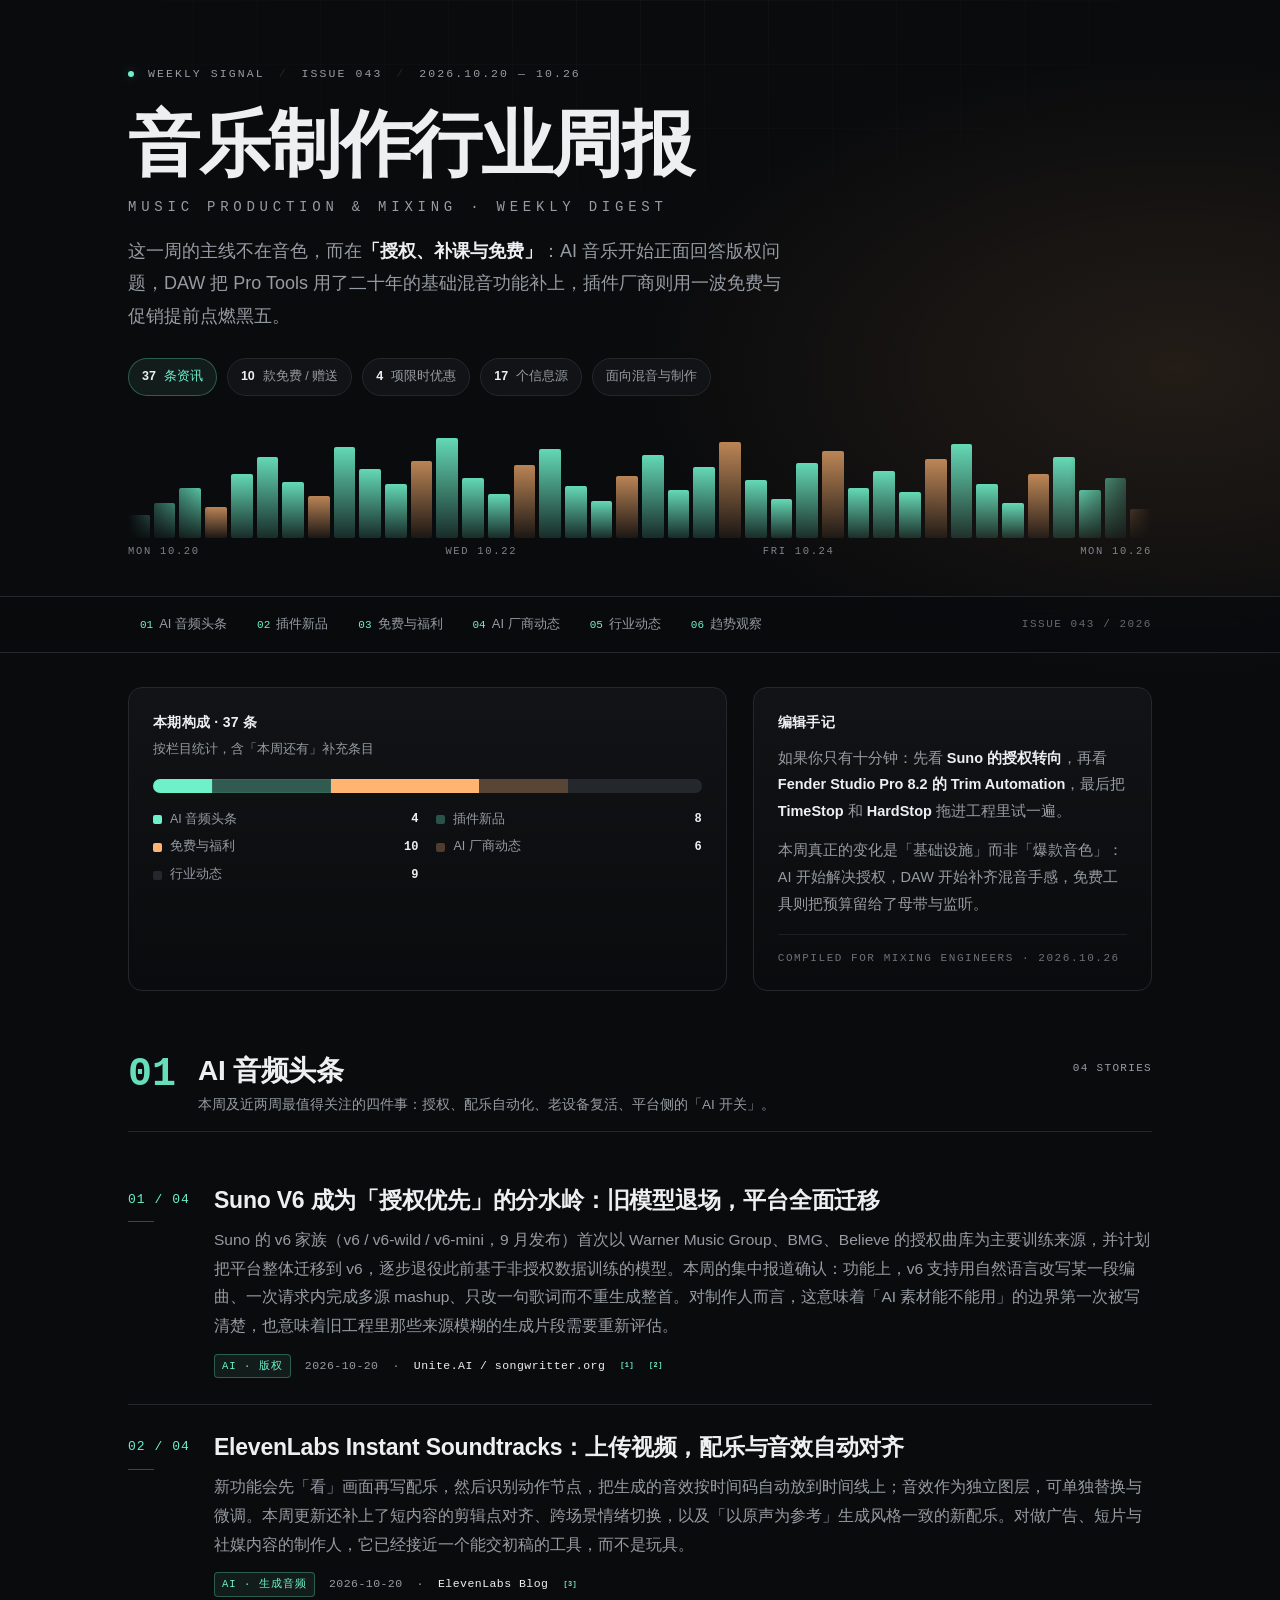
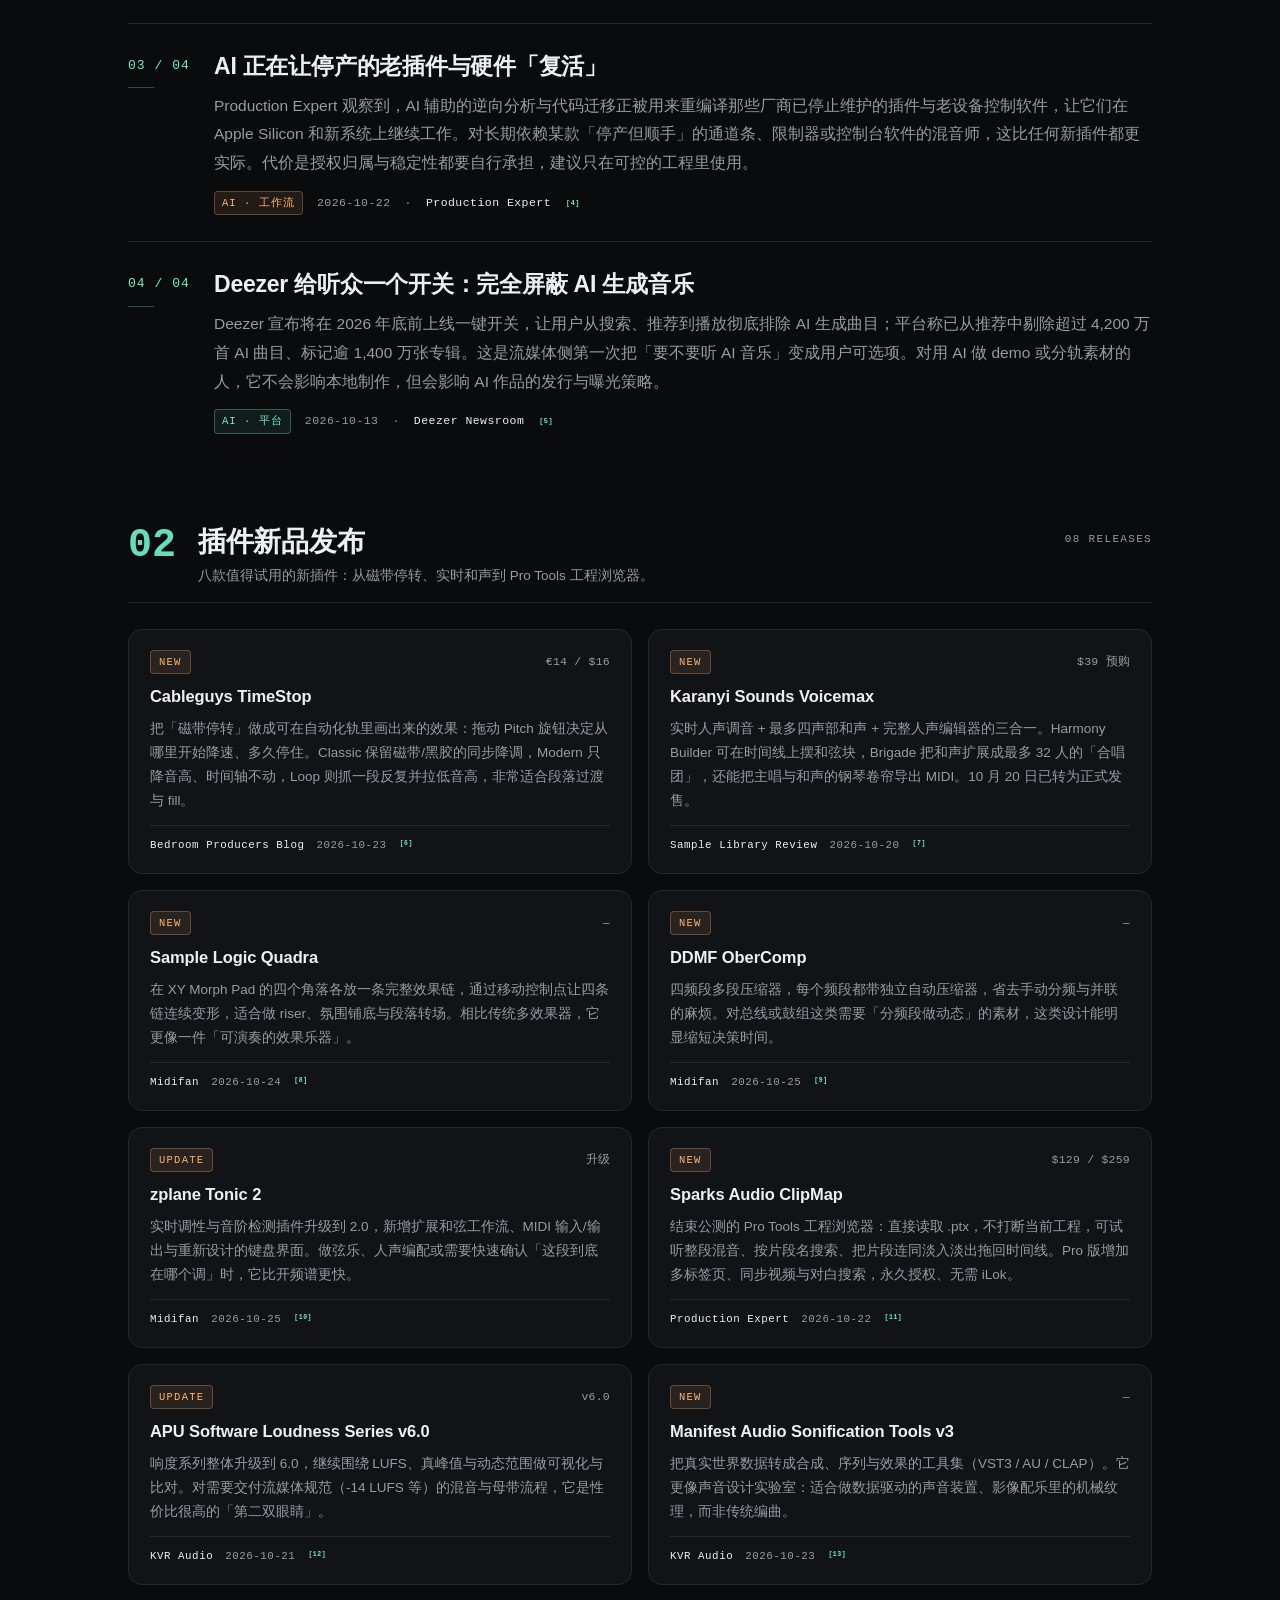
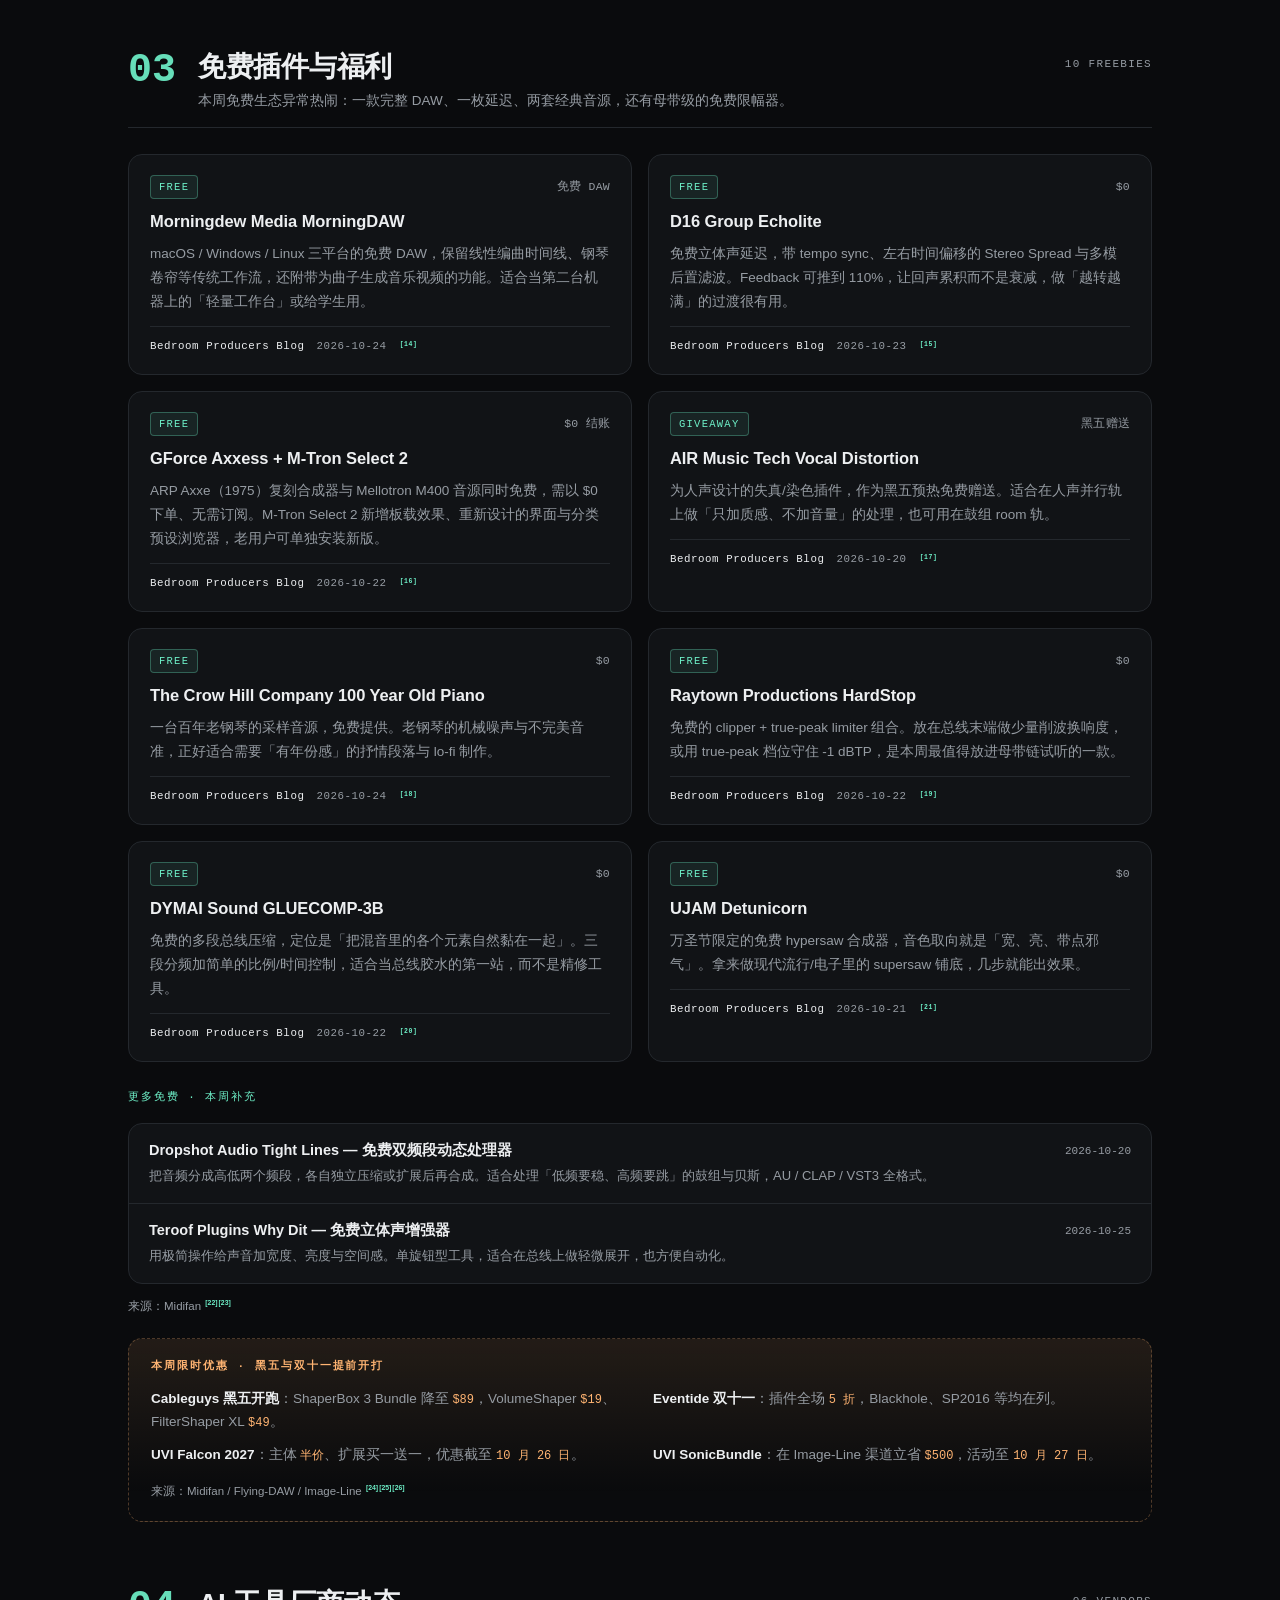
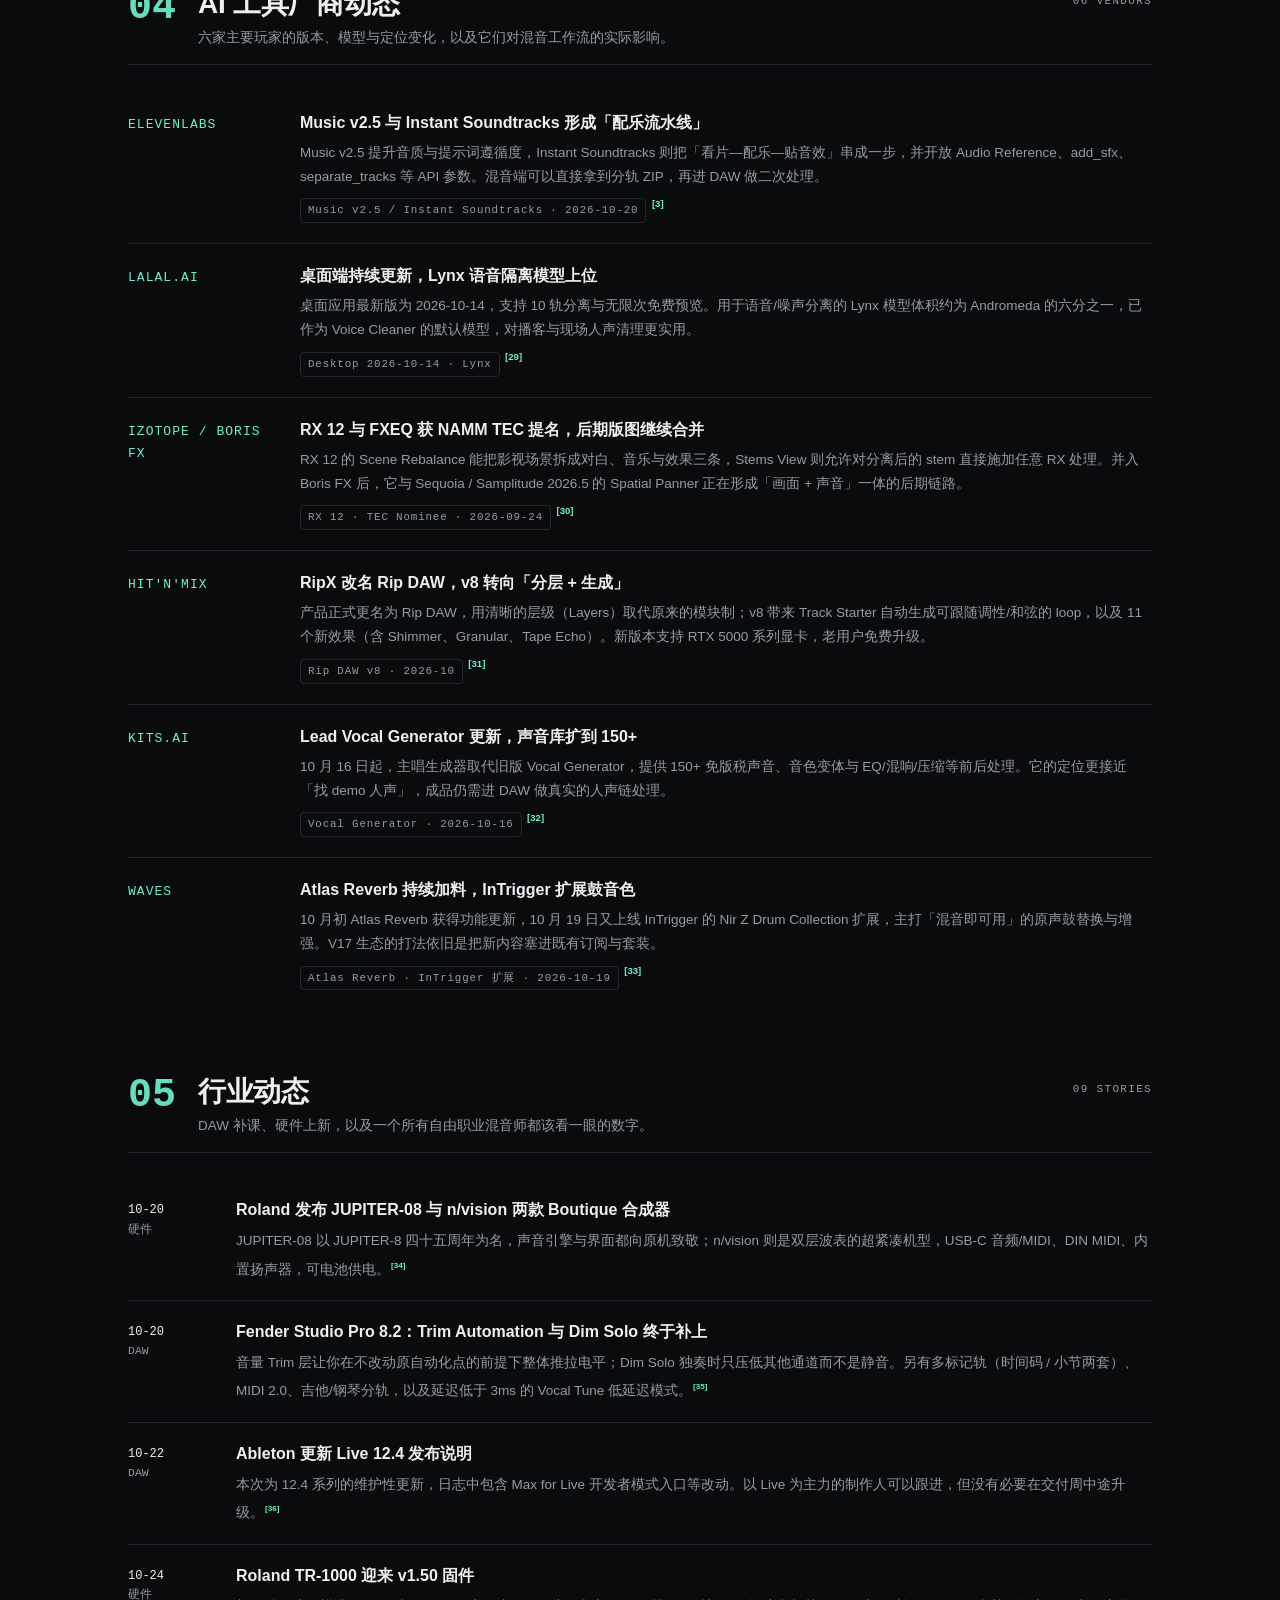
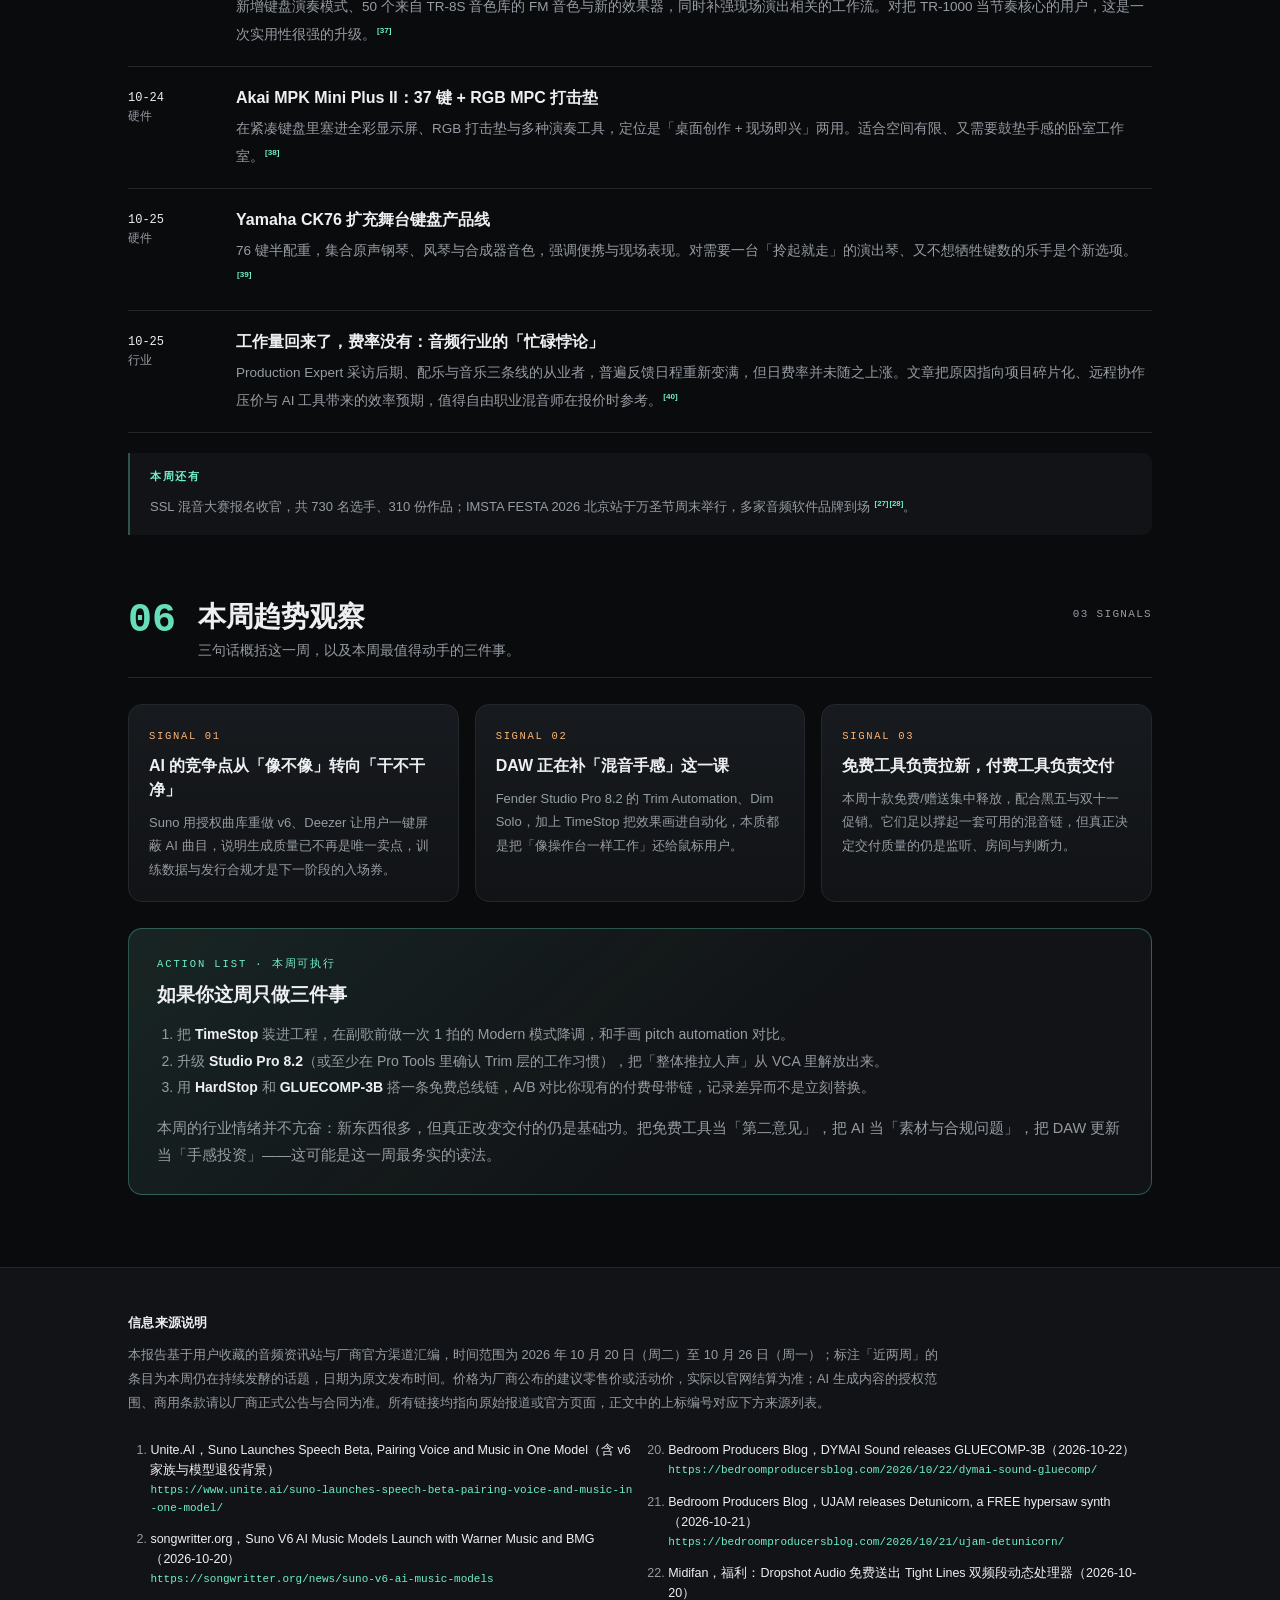
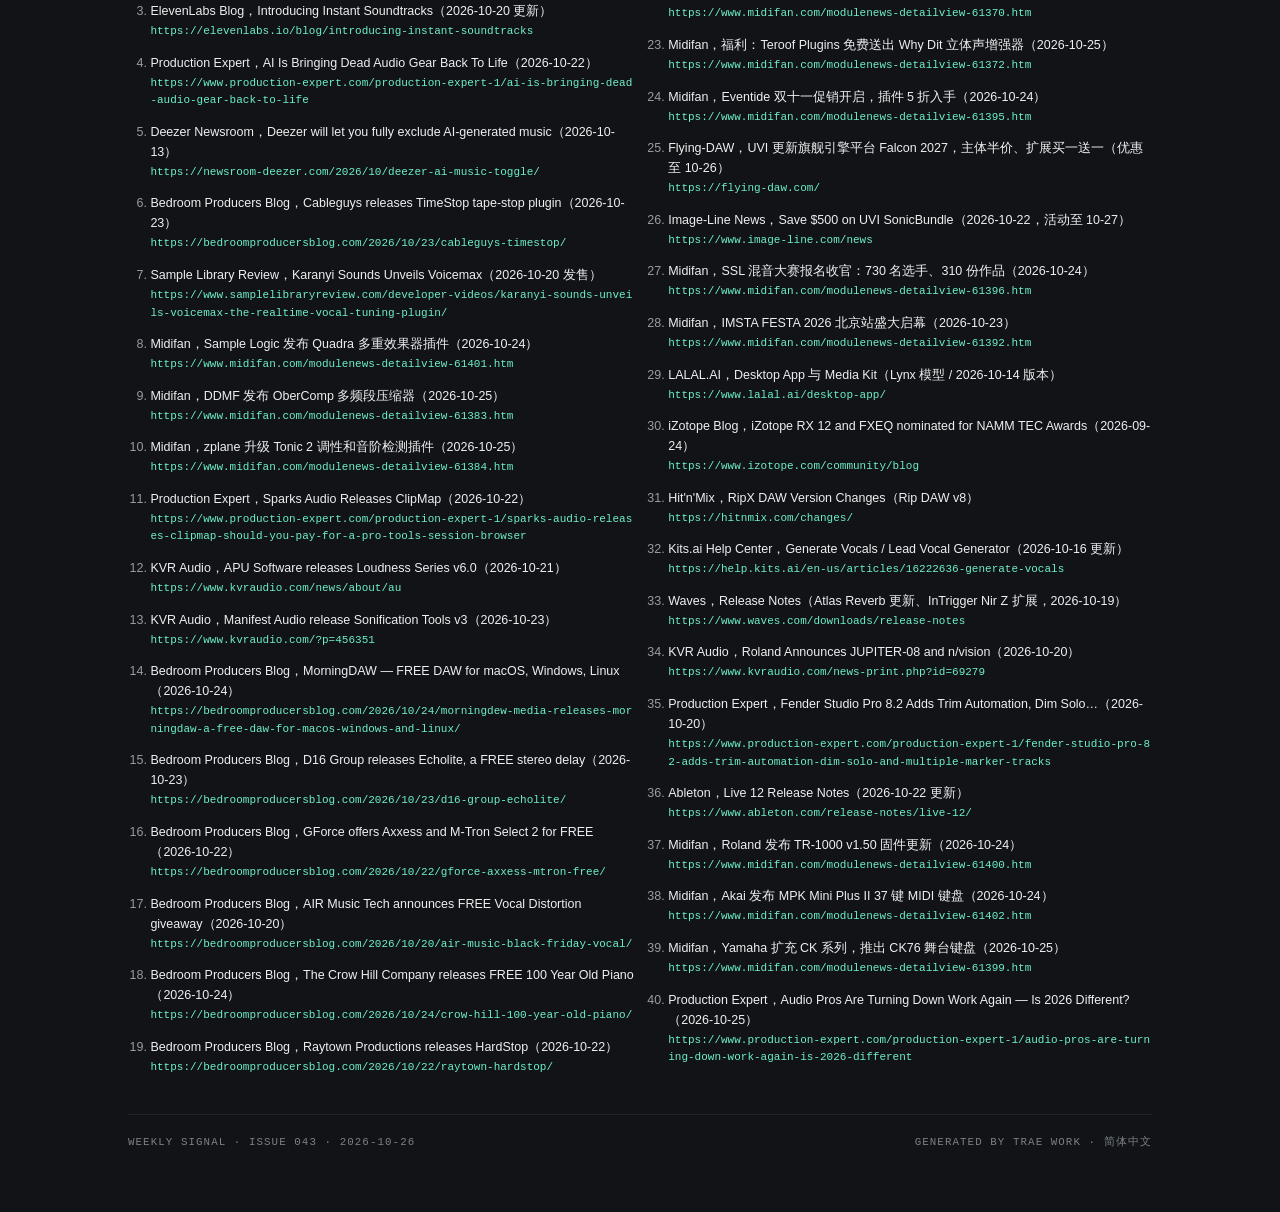
<file: weekly/issue-043.html>
<!-- Generated by Trae Work -->
<!DOCTYPE html>
<html lang="zh-CN">
<head>
<meta charset="UTF-8">
<meta name="viewport" content="width=device-width, initial-scale=1.0">
<title>音乐制作行业周报 · 2026.10.20 — 10.26</title>
<meta name="description" content="面向混音制作人的音乐制作与音频行业周报：AI 音频头条、插件新品、免费福利、AI 工具厂商动态与 DAW/硬件行业新闻。">
<style>
  :root{
    --bg:#0A0B0D;
    --bg2:#111316;
    --bg3:#171A1E;
    --ink:#EDEFF1;
    --muted:#969CA3;
    --rule:#24282D;
    --accent:#6EF0C8;
    --accent2:#FFB472;
    --accent-a08:rgba(110,240,200,.08);
    --accent-a16:rgba(110,240,200,.16);
    --accent-a30:rgba(110,240,200,.30);
    --accent2-a10:rgba(255,180,114,.10);
    --accent2-a28:rgba(255,180,114,.28);
    --ink-a06:rgba(237,239,241,.06);
    --shadow:0 18px 42px rgba(0,0,0,.36);
    --sans:-apple-system,BlinkMacSystemFont,"Segoe UI","PingFang SC","Hiragino Sans GB","Noto Sans SC","Microsoft YaHei",sans-serif;
    --mono:"SFMono-Regular",Menlo,Consolas,"JetBrains Mono","Liberation Mono",monospace;
    --maxw:1080px;
    --radius:14px;
  }

  *{box-sizing:border-box}
  html{scroll-behavior:smooth}
  body{
    margin:0;
    background:
      radial-gradient(1100px 520px at 12% -8%, var(--accent-a08), transparent 62%),
      radial-gradient(900px 520px at 92% 4%, var(--accent2-a10), transparent 60%),
      var(--bg);
    color:var(--ink);
    font-family:var(--sans);
    font-size:16px;
    line-height:1.75;
    -webkit-font-smoothing:antialiased;
    text-rendering:optimizeLegibility;
  }
  ::selection{background:var(--accent-a30);color:var(--ink)}
  a{color:inherit;text-decoration:none}
  .wrap{width:100%;max-width:var(--maxw);margin:0 auto;padding:0 28px}
  .mono{font-family:var(--mono);font-variant-numeric:tabular-nums}

  /* ---------- 报头 ---------- */
  .masthead{
    position:relative;
    padding:64px 0 36px;
    border-bottom:1px solid var(--rule);
    overflow:hidden;
  }
  .masthead::before{
    content:"";
    position:absolute;inset:0;
    background-image:
      linear-gradient(to right, var(--ink-a06) 1px, transparent 1px),
      linear-gradient(to bottom, var(--ink-a06) 1px, transparent 1px);
    background-size:64px 64px;
    mask-image:radial-gradient(70% 60% at 50% 0%, #000 0%, transparent 78%);
    -webkit-mask-image:radial-gradient(70% 60% at 50% 0%, #000 0%, transparent 78%);
    opacity:.5;
    pointer-events:none;
  }
  .masthead .wrap{position:relative;z-index:1}
  .topline{
    display:flex;align-items:center;gap:14px;flex-wrap:wrap;
    font-family:var(--mono);
    font-size:11.5px;letter-spacing:.18em;text-transform:uppercase;
    color:var(--muted);
  }
  .topline .dot{width:6px;height:6px;border-radius:50%;background:var(--accent);box-shadow:0 0 12px var(--accent-a30)}
  .topline .sep{color:var(--rule)}
  h1{
    margin:22px 0 6px;
    font-size:clamp(38px,6.4vw,72px);
    line-height:1.08;
    letter-spacing:-.02em;
    font-weight:800;
  }
  h1 .en{
    display:block;
    font-family:var(--mono);
    font-size:clamp(11px,1.4vw,14px);
    font-weight:500;
    letter-spacing:.34em;
    text-transform:uppercase;
    color:var(--muted);
    margin-top:16px;
  }
  .lede{
    max-width:660px;
    margin:20px 0 0;
    color:var(--muted);
    font-size:clamp(15px,1.6vw,18px);
    line-height:1.8;
  }
  .lede strong{color:var(--ink);font-weight:600}

  .chips{display:flex;flex-wrap:wrap;gap:10px;margin-top:26px}
  .chip{
    display:inline-flex;align-items:center;gap:8px;
    padding:7px 13px;
    border:1px solid var(--rule);
    border-radius:999px;
    background:var(--bg2);
    font-size:12.5px;color:var(--muted);
  }
  .chip b{color:var(--ink);font-weight:600}
  .chip.accent{border-color:var(--accent-a30);color:var(--accent);background:var(--accent-a08)}

  /* ---------- 装饰波形 ---------- */
  .eq{
    display:flex;align-items:flex-end;gap:4px;
    height:104px;
    margin:38px 0 4px;
    padding:0;
    overflow:hidden;
    mask-image:linear-gradient(to right, transparent 0%, #000 8%, #000 92%, transparent 100%);
    -webkit-mask-image:linear-gradient(to right, transparent 0%, #000 8%, #000 92%, transparent 100%);
  }
  .eq i{
    flex:1 1 0;
    height:var(--h,40%);
    min-height:3px;
    background:linear-gradient(to top, var(--accent-a16), var(--accent));
    border-radius:2px;
    transform-origin:bottom;
    animation:pulse 3.4s ease-in-out infinite;
    animation-delay:var(--d,0s);
    opacity:.9;
  }
  .eq i:nth-child(4n){background:linear-gradient(to top, var(--accent2-a10), var(--accent2));opacity:.72}
  @keyframes pulse{
    0%,100%{transform:scaleY(1)}
    50%{transform:scaleY(.62)}
  }
  .axis{
    display:flex;justify-content:space-between;
    font-family:var(--mono);font-size:10.5px;letter-spacing:.16em;
    color:var(--muted);opacity:.82;text-transform:uppercase;
  }

  /* ---------- 导航 ---------- */
  .toc{
    position:sticky;top:0;z-index:20;
    background:rgba(10,11,13,.86);
    backdrop-filter:blur(14px);
    -webkit-backdrop-filter:blur(14px);
    border-bottom:1px solid var(--rule);
  }
  .toc .wrap{
    display:flex;gap:6px;align-items:center;
    padding-top:10px;padding-bottom:10px;
    overflow-x:auto;scrollbar-width:none;
  }
  .toc .wrap::-webkit-scrollbar{display:none}
  .toc a{
    flex:0 0 auto;
    padding:6px 12px;
    border-radius:8px;
    font-size:13px;
    color:var(--muted);
    white-space:nowrap;
    transition:color .2s, background .2s;
  }
  .toc a:hover{color:var(--ink);background:var(--bg3)}
  .toc a .n{font-family:var(--mono);font-size:11px;color:var(--accent);margin-right:6px}
  .toc .stamp{
    margin-left:auto;flex:0 0 auto;
    font-family:var(--mono);font-size:11px;letter-spacing:.14em;
    color:var(--muted);opacity:.65;text-transform:uppercase;
  }

  /* ---------- 本期构成 ---------- */
  .overview{
    display:grid;grid-template-columns:1.35fr .9fr;gap:26px;
    padding:34px 0 6px;
  }
  .panel{
    background:linear-gradient(180deg, var(--bg2), var(--bg));
    border:1px solid var(--rule);
    border-radius:var(--radius);
    padding:22px 24px;
  }
  .panel h2{
    margin:0 0 4px;
    font-size:14px;letter-spacing:.02em;font-weight:600;
  }
  .panel .hint{margin:0 0 18px;font-size:12.5px;color:var(--muted)}
  .stack{
    display:flex;height:14px;border-radius:7px;overflow:hidden;
    background:var(--bg3);
    margin-bottom:16px;
  }
  .stack span{height:100%}
  .s-ai{flex:4 1 0;background:var(--accent)}
  .s-pl{flex:8 1 0;background:var(--accent-a30);box-shadow:inset 0 0 0 1px var(--accent-a08)}
  .s-fr{flex:10 1 0;background:var(--accent2)}
  .s-ve{flex:6 1 0;background:var(--accent2-a28)}
  .s-in{flex:9 1 0;background:var(--rule)}
  .legend{
    display:grid;grid-template-columns:1fr 1fr;gap:6px 18px;
    font-size:12.5px;color:var(--muted);
  }
  .legend div{display:flex;align-items:center;gap:8px}
  .legend b{margin-left:auto;color:var(--ink);font-family:var(--mono);font-size:12px}
  .sw{width:9px;height:9px;border-radius:2px;flex:0 0 auto}
  .editorial p{margin:0;font-size:14.5px;line-height:1.85;color:var(--muted)}
  .editorial p + p{margin-top:12px}
  .editorial .sig{
    margin-top:16px;padding-top:14px;border-top:1px solid var(--rule);
    font-family:var(--mono);font-size:11px;letter-spacing:.14em;text-transform:uppercase;
    color:var(--muted);opacity:.7;
  }

  /* ---------- 章节 ---------- */
  section{padding:56px 0 8px;scroll-margin-top:72px}
  .mini-title{
    margin:26px 0 10px;
    font-family:var(--mono);font-size:10.8px;letter-spacing:.18em;
    text-transform:uppercase;color:var(--accent);
  }
  .sec-head{
    display:flex;align-items:flex-start;gap:18px;
    margin-bottom:26px;
    padding-bottom:14px;
    border-bottom:1px solid var(--rule);
  }
  .sec-num{
    font-family:var(--mono);
    font-size:clamp(28px,3.4vw,40px);
    line-height:1;
    font-weight:600;
    color:var(--accent);
    opacity:.92;
    padding-top:2px;
    min-width:52px;
  }
  .sec-title{margin:0;font-size:clamp(21px,2.6vw,28px);line-height:1.25;font-weight:700;letter-spacing:-.01em}
  .sec-sub{margin:6px 0 0;font-size:13.5px;color:var(--muted);line-height:1.7}
  .sec-meta{
    margin-left:auto;flex:0 0 auto;
    font-family:var(--mono);font-size:11px;letter-spacing:.12em;
    color:var(--muted);text-transform:uppercase;
    padding-top:6px;
  }

  /* ---------- 头条 ---------- */
  .headline{
    display:grid;grid-template-columns:64px 1fr;gap:22px;
    padding:26px 0;
    border-bottom:1px solid var(--rule);
  }
  .headline:last-of-type{border-bottom:none}
  .idx{
    font-family:var(--mono);font-size:13px;color:var(--accent);
    letter-spacing:.08em;padding-top:5px;
  }
  .idx::after{content:"";display:block;width:26px;height:1px;background:var(--accent-a30);margin-top:10px}
  .headline h3{
    margin:0 0 10px;
    font-size:clamp(19px,2.2vw,23px);
    line-height:1.4;letter-spacing:-.01em;font-weight:700;
  }
  .headline p{margin:0;color:var(--muted);font-size:15.5px;line-height:1.85}
  .byline{
    display:flex;flex-wrap:wrap;gap:8px 14px;align-items:center;
    margin-top:13px;
    font-family:var(--mono);font-size:11.5px;letter-spacing:.04em;color:var(--muted);
  }
  .byline .src{color:var(--ink)}
  .byline .tag{
    padding:2px 7px;border-radius:4px;
    background:var(--accent-a08);color:var(--accent);
    border:1px solid var(--accent-a30);
    font-size:10.5px;letter-spacing:.1em;
  }
  .byline .tag.warm{background:var(--accent2-a10);color:var(--accent2);border-color:var(--accent2-a28)}

  /* ---------- 卡片网格 ---------- */
  .grid{display:grid;grid-template-columns:1fr 1fr;gap:16px}
  .card{
    position:relative;
    background:var(--bg2);
    border:1px solid var(--rule);
    border-radius:var(--radius);
    padding:20px 21px 18px;
    transition:border-color .22s, transform .22s, box-shadow .22s, background .22s;
  }
  .card:hover{
    border-color:var(--accent-a30);
    transform:translateY(-2px);
    box-shadow:var(--shadow);
    background:linear-gradient(180deg, var(--bg3), var(--bg2));
  }
  .card-top{
    display:flex;align-items:center;justify-content:space-between;gap:10px;
    margin-bottom:10px;
  }
  .badge{
    display:inline-flex;align-items:center;
    padding:2px 8px;border-radius:4px;
    font-family:var(--mono);font-size:10.5px;letter-spacing:.12em;text-transform:uppercase;
    border:1px solid var(--rule);color:var(--muted);
  }
  .badge.new{color:var(--accent2);border-color:var(--accent2-a28);background:var(--accent2-a10)}
  .badge.free{color:var(--accent);border-color:var(--accent-a30);background:var(--accent-a08)}
  .price{font-family:var(--mono);font-size:11.5px;color:var(--muted);letter-spacing:.02em}
  .card h3{margin:0 0 8px;font-size:16.5px;line-height:1.5;font-weight:650;letter-spacing:-.005em}
  .card p{margin:0;font-size:13.5px;line-height:1.78;color:var(--muted)}
  .card .foot{
    margin-top:12px;padding-top:10px;border-top:1px solid var(--rule);
    font-family:var(--mono);font-size:10.8px;letter-spacing:.05em;color:var(--muted);
    display:flex;flex-wrap:wrap;gap:6px 12px;
  }
  .card .foot .src{color:var(--ink)}

  /* ---------- 免费清单 ---------- */
  .free-grid{grid-template-columns:1fr 1fr}
  .free-list{margin-top:16px;border:1px solid var(--rule);border-radius:var(--radius);overflow:hidden;background:var(--bg2)}
  .free-row{
    display:grid;grid-template-columns:1fr auto;gap:16px;align-items:start;
    padding:16px 20px;
    border-bottom:1px solid var(--rule);
  }
  .free-row:last-child{border-bottom:none}
  .free-row h4{margin:0 0 3px;font-size:14.5px;font-weight:600;line-height:1.5}
  .free-row p{margin:0;font-size:13px;color:var(--muted);line-height:1.7}
  .free-row .date{font-family:var(--mono);font-size:11px;color:var(--muted);white-space:nowrap;padding-top:2px}

  /* ---------- 优惠条 ---------- */
  .deals{
    margin-top:22px;
    border:1px dashed var(--accent2-a28);
    border-radius:var(--radius);
    background:linear-gradient(180deg, var(--accent2-a10), transparent 85%);
    padding:18px 22px 20px;
  }
  .deals h4{
    margin:0 0 12px;
    font-family:var(--mono);font-size:11px;letter-spacing:.18em;text-transform:uppercase;color:var(--accent2);
  }
  .deals ul{margin:0;padding:0;list-style:none;display:grid;grid-template-columns:1fr 1fr;gap:10px 26px}
  .deals li{font-size:13.5px;color:var(--muted);line-height:1.7}
  .deals li b{color:var(--ink);font-weight:600}
  .deals li .p{font-family:var(--mono);font-size:12px;color:var(--accent2)}

  /* ---------- 厂商动态 ---------- */
  .vendor{
    display:grid;grid-template-columns:150px 1fr;gap:22px;
    padding:20px 0;
    border-bottom:1px solid var(--rule);
  }
  .vendor:last-child{border-bottom:none}
  .vendor .brand{
    font-family:var(--mono);font-size:13px;letter-spacing:.08em;color:var(--accent);
    text-transform:uppercase;padding-top:3px;
  }
  .vendor h4{margin:0 0 6px;font-size:16px;font-weight:650;line-height:1.5}
  .vendor p{margin:0;font-size:13.5px;color:var(--muted);line-height:1.8}
  .vendor .ver{
    display:inline-block;margin-top:9px;
    font-family:var(--mono);font-size:10.8px;letter-spacing:.08em;color:var(--muted);
    border:1px solid var(--rule);border-radius:4px;padding:2px 7px;
  }

  /* ---------- 行业 ---------- */
  .news{
    display:grid;grid-template-columns:88px 1fr;gap:20px;
    padding:19px 0;border-bottom:1px solid var(--rule);
  }
  .news:last-child{border-bottom:none}
  .news .when{
    font-family:var(--mono);font-size:11.5px;color:var(--muted);line-height:1.6;padding-top:3px;
  }
  .news .when b{display:block;color:var(--ink);font-weight:500;font-size:12px}
  .news h4{margin:0 0 6px;font-size:16px;font-weight:650;line-height:1.55}
  .news p{margin:0;font-size:13.5px;color:var(--muted);line-height:1.8}
  .also{
    margin-top:20px;padding:15px 20px;
    border-left:2px solid var(--accent-a30);
    background:var(--bg2);
    border-radius:0 10px 10px 0;
    font-size:13px;color:var(--muted);line-height:1.9;
  }
  .also b{color:var(--accent);font-family:var(--mono);font-size:10.5px;letter-spacing:.16em;text-transform:uppercase;display:block;margin-bottom:4px}

  /* ---------- 趋势 ---------- */
  .trend-grid{display:grid;grid-template-columns:repeat(3,1fr);gap:16px}
  .trend-card{
    background:linear-gradient(180deg, var(--bg3), var(--bg2));
    border:1px solid var(--rule);
    border-radius:var(--radius);
    padding:22px 20px 20px;
  }
  .trend-card .k{
    font-family:var(--mono);font-size:10.5px;letter-spacing:.16em;color:var(--accent2);text-transform:uppercase;
  }
  .trend-card h4{margin:9px 0 9px;font-size:16px;font-weight:650;line-height:1.5}
  .trend-card p{margin:0;font-size:13px;color:var(--muted);line-height:1.8}

  .takeaway{
    margin-top:26px;
    border:1px solid var(--accent-a30);
    background:linear-gradient(140deg, var(--accent-a08), transparent 60%), var(--bg2);
    border-radius:var(--radius);
    padding:26px 28px;
  }
  .takeaway .k{
    font-family:var(--mono);font-size:10.5px;letter-spacing:.18em;text-transform:uppercase;color:var(--accent);
  }
  .takeaway h3{margin:8px 0 10px;font-size:19px;font-weight:700;line-height:1.45}
  .takeaway p{margin:0;font-size:14.5px;color:var(--muted);line-height:1.85}
  .takeaway ol{margin:12px 0 0;padding-left:20px;font-size:14px;color:var(--muted);line-height:1.9}
  .takeaway ol b{color:var(--ink);font-weight:600}

  /* ---------- 页脚 ---------- */
  footer{
    margin-top:64px;
    padding:44px 0 60px;
    border-top:1px solid var(--rule);
    background:var(--bg2);
  }
  footer h2{
    margin:0 0 8px;font-size:13px;letter-spacing:.02em;font-weight:600;
  }
  footer .note{
    margin:0 0 26px;font-size:12.8px;color:var(--muted);line-height:1.85;max-width:820px;
  }
  footer .sources ol{
    margin:0;padding-left:1.4rem;
    font-size:12.5px;color:var(--muted);
    columns:2;column-gap:34px;
  }
  footer .sources li{
    margin-bottom:12px;break-inside:avoid;
    overflow-wrap:break-word;word-break:break-all;
    line-height:1.6;
  }
  footer .sources .src-title{color:var(--ink);word-break:normal}
  footer .sources .src-url{
    display:block;margin-top:2px;
    font-family:var(--mono);font-size:11px;color:var(--accent);
    word-break:break-all;
  }
  footer .sources a{word-break:break-all}
  .colophon{
    margin-top:30px;padding-top:18px;border-top:1px solid var(--rule);
    display:flex;flex-wrap:wrap;gap:10px 20px;justify-content:space-between;
    font-family:var(--mono);font-size:10.8px;letter-spacing:.1em;text-transform:uppercase;
    color:var(--muted);opacity:.8;
  }

  sup a{
    color:var(--accent);text-decoration:none;font-size:.72em;font-weight:600;
    margin-left:1px;
  }
  sup a:hover{text-decoration:underline}

  /* ---------- 响应式 ---------- */
  @media (max-width:860px){
    .overview{grid-template-columns:1fr}
    .trend-grid{grid-template-columns:1fr}
    .deals ul{grid-template-columns:1fr}
    footer .sources ol{columns:1}
    .vendor{grid-template-columns:1fr;gap:6px}
    .sec-meta{display:none}
  }
  @media (max-width:640px){
    .wrap{padding:0 18px}
    .masthead{padding:44px 0 26px}
    .eq{height:74px;gap:3px}
    .grid,.free-grid{grid-template-columns:1fr}
    .headline{grid-template-columns:1fr;gap:8px}
    .idx::after{display:none}
    .news{grid-template-columns:1fr;gap:6px}
    .news .when b{display:inline;margin-right:6px}
    section{padding:42px 0 4px;scroll-margin-top:64px}
    .takeaway{padding:22px 20px}
    .free-row{grid-template-columns:1fr;gap:4px}
    .free-row .date{padding-top:0}
    .toc .stamp{display:none}
    .toc .wrap{
      mask-image:linear-gradient(to right, #000 92%, transparent 100%);
      -webkit-mask-image:linear-gradient(to right, #000 92%, transparent 100%);
      padding-right:60px;
    }
    .toc a{font-size:12.5px;padding:5px 10px}
  }
  @media (prefers-reduced-motion:reduce){
    .eq i{animation:none}
    html{scroll-behavior:auto}
    .card{transition:none}
  }
  @media print{
    body{background:var(--bg)}
    .toc{display:none}
    .card,.headline,.vendor,.news,.trend-card,.free-row{break-inside:avoid;page-break-inside:avoid}
    section{padding:28px 0 4px}
    footer .sources ol{columns:1}
  }
</style>
</head>
<body>

<header class="masthead">
  <div class="wrap">
    <div class="topline">
      <span class="dot"></span>
      <span>Weekly Signal</span>
      <span class="sep">/</span>
      <span>Issue 043</span>
      <span class="sep">/</span>
      <span>2026.10.20 — 10.26</span>
    </div>

    <h1>
      音乐制作行业周报
      <span class="en">Music Production &amp; Mixing · Weekly Digest</span>
    </h1>

    <p class="lede">
      这一周的主线不在音色，而在<strong>「授权、补课与免费」</strong>：AI 音乐开始正面回答版权问题，DAW 把 Pro Tools 用了二十年的基础混音功能补上，插件厂商则用一波免费与促销提前点燃黑五。
    </p>

    <div class="chips">
      <span class="chip accent"><b>37</b> 条资讯</span>
      <span class="chip"><b>10</b> 款免费 / 赠送</span>
      <span class="chip"><b>4</b> 项限时优惠</span>
      <span class="chip"><b>17</b> 个信息源</span>
      <span class="chip">面向混音与制作</span>
    </div>

    <div class="eq" aria-hidden="true">
      <i style="--h:22%;--d:-.10s"></i><i style="--h:34%;--d:-.42s"></i><i style="--h:48%;--d:-.88s"></i><i style="--h:30%;--d:-1.24s"></i>
      <i style="--h:62%;--d:-.36s"></i><i style="--h:78%;--d:-1.52s"></i><i style="--h:54%;--d:-.72s"></i><i style="--h:40%;--d:-2.04s"></i>
      <i style="--h:88%;--d:-.18s"></i><i style="--h:66%;--d:-1.10s"></i><i style="--h:52%;--d:-2.32s"></i><i style="--h:74%;--d:-.58s"></i>
      <i style="--h:96%;--d:-1.76s"></i><i style="--h:58%;--d:-.94s"></i><i style="--h:42%;--d:-2.48s"></i><i style="--h:70%;--d:-.26s"></i>
      <i style="--h:86%;--d:-1.34s"></i><i style="--h:50%;--d:-2.16s"></i><i style="--h:36%;--d:-.64s"></i><i style="--h:60%;--d:-1.88s"></i>
      <i style="--h:80%;--d:-.84s"></i><i style="--h:46%;--d:-2.60s"></i><i style="--h:68%;--d:-.14s"></i><i style="--h:92%;--d:-1.58s"></i>
      <i style="--h:56%;--d:-.48s"></i><i style="--h:38%;--d:-2.26s"></i><i style="--h:72%;--d:-1.02s"></i><i style="--h:84%;--d:-.32s"></i>
      <i style="--h:48%;--d:-1.96s"></i><i style="--h:64%;--d:-.76s"></i><i style="--h:44%;--d:-2.44s"></i><i style="--h:76%;--d:-1.20s"></i>
      <i style="--h:90%;--d:-.56s"></i><i style="--h:52%;--d:-2.08s"></i><i style="--h:34%;--d:-1.44s"></i><i style="--h:62%;--d:-.92s"></i>
      <i style="--h:78%;--d:-2.36s"></i><i style="--h:46%;--d:-.20s"></i><i style="--h:58%;--d:-1.68s"></i><i style="--h:28%;--d:-1.12s"></i>
    </div>
    <div class="axis">
      <span>Mon 10.20</span>
      <span>Wed 10.22</span>
      <span>Fri 10.24</span>
      <span>Mon 10.26</span>
    </div>
  </div>
</header>

<nav class="toc" aria-label="栏目导航">
  <div class="wrap">
    <a href="#ai"><span class="n">01</span>AI 音频头条</a>
    <a href="#plugins"><span class="n">02</span>插件新品</a>
    <a href="#free"><span class="n">03</span>免费与福利</a>
    <a href="#vendors"><span class="n">04</span>AI 厂商动态</a>
    <a href="#industry"><span class="n">05</span>行业动态</a>
    <a href="#trend"><span class="n">06</span>趋势观察</a>
    <span class="stamp">Issue 043 / 2026</span>
  </div>
</nav>

<div class="wrap">
  <div class="overview">
    <div class="panel">
      <h2>本期构成 · 37 条</h2>
      <p class="hint">按栏目统计，含「本周还有」补充条目</p>
      <div class="stack" role="img" aria-label="栏目占比：AI 头条 4 条，插件新品 8 条，免费福利 10 条，AI 厂商 6 条，行业动态 9 条">
        <span class="s-ai" title="AI 音频头条 4 条"></span>
        <span class="s-pl" title="插件新品 8 条"></span>
        <span class="s-fr" title="免费与福利 10 条"></span>
        <span class="s-ve" title="AI 工具厂商动态 6 条"></span>
        <span class="s-in" title="行业动态 9 条"></span>
      </div>
      <div class="legend">
        <div><span class="sw" style="background:var(--accent)"></span>AI 音频头条<b>4</b></div>
        <div><span class="sw" style="background:var(--accent-a30)"></span>插件新品<b>8</b></div>
        <div><span class="sw" style="background:var(--accent2)"></span>免费与福利<b>10</b></div>
        <div><span class="sw" style="background:var(--accent2-a28)"></span>AI 厂商动态<b>6</b></div>
        <div><span class="sw" style="background:var(--rule)"></span>行业动态<b>9</b></div>
      </div>
    </div>

    <div class="panel editorial">
      <h2>编辑手记</h2>
      <p style="margin-top:10px">
        如果你只有十分钟：先看 <b style="color:var(--ink)">Suno 的授权转向</b>，再看 <b style="color:var(--ink)">Fender Studio Pro 8.2 的 Trim Automation</b>，最后把 <b style="color:var(--ink)">TimeStop</b> 和 <b style="color:var(--ink)">HardStop</b> 拖进工程里试一遍。
      </p>
      <p>
        本周真正的变化是「基础设施」而非「爆款音色」：AI 开始解决授权，DAW 开始补齐混音手感，免费工具则把预算留给了母带与监听。
      </p>
      <div class="sig">Compiled for mixing engineers · 2026.10.26</div>
    </div>
  </div>
</div>

<main class="wrap">

  <!-- 01 -->
  <section id="ai">
    <div class="sec-head">
      <div class="sec-num">01</div>
      <div>
        <h2 class="sec-title">AI 音频头条</h2>
        <p class="sec-sub">本周及近两周最值得关注的四件事：授权、配乐自动化、老设备复活、平台侧的「AI 开关」。</p>
      </div>
      <div class="sec-meta">04 Stories</div>
    </div>

    <article class="headline">
      <div class="idx">01 / 04</div>
      <div>
        <h3>Suno V6 成为「授权优先」的分水岭：旧模型退场，平台全面迁移</h3>
        <p>
          Suno 的 v6 家族（v6 / v6-wild / v6-mini，9 月发布）首次以 Warner Music Group、BMG、Believe 的授权曲库为主要训练来源，并计划把平台整体迁移到 v6，逐步退役此前基于非授权数据训练的模型。本周的集中报道确认：功能上，v6 支持用自然语言改写某一段编曲、一次请求内完成多源 mashup、只改一句歌词而不重生成整首。对制作人而言，这意味着「AI 素材能不能用」的边界第一次被写清楚，也意味着旧工程里那些来源模糊的生成片段需要重新评估。
        </p>
        <div class="byline">
          <span class="tag">AI · 版权</span>
          <span>2026-10-20</span>
          <span class="sep">·</span>
          <span class="src">Unite.AI / songwritter.org</span>
          <sup><a href="#cite-1">[1]</a></sup><sup><a href="#cite-2">[2]</a></sup>
        </div>
      </div>
    </article>

    <article class="headline">
      <div class="idx">02 / 04</div>
      <div>
        <h3>ElevenLabs Instant Soundtracks：上传视频，配乐与音效自动对齐</h3>
        <p>
          新功能会先「看」画面再写配乐，然后识别动作节点，把生成的音效按时间码自动放到时间线上；音效作为独立图层，可单独替换与微调。本周更新还补上了短内容的剪辑点对齐、跨场景情绪切换，以及「以原声为参考」生成风格一致的新配乐。对做广告、短片与社媒内容的制作人，它已经接近一个能交初稿的工具，而不是玩具。
        </p>
        <div class="byline">
          <span class="tag">AI · 生成音频</span>
          <span>2026-10-20</span>
          <span class="sep">·</span>
          <span class="src">ElevenLabs Blog</span>
          <sup><a href="#cite-3">[3]</a></sup>
        </div>
      </div>
    </article>

    <article class="headline">
      <div class="idx">03 / 04</div>
      <div>
        <h3>AI 正在让停产的老插件与硬件「复活」</h3>
        <p>
          Production Expert 观察到，AI 辅助的逆向分析与代码迁移正被用来重编译那些厂商已停止维护的插件与老设备控制软件，让它们在 Apple Silicon 和新系统上继续工作。对长期依赖某款「停产但顺手」的通道条、限制器或控制台软件的混音师，这比任何新插件都更实际。代价是授权归属与稳定性都要自行承担，建议只在可控的工程里使用。
        </p>
        <div class="byline">
          <span class="tag warm">AI · 工作流</span>
          <span>2026-10-22</span>
          <span class="sep">·</span>
          <span class="src">Production Expert</span>
          <sup><a href="#cite-4">[4]</a></sup>
        </div>
      </div>
    </article>

    <article class="headline">
      <div class="idx">04 / 04</div>
      <div>
        <h3>Deezer 给听众一个开关：完全屏蔽 AI 生成音乐</h3>
        <p>
          Deezer 宣布将在 2026 年底前上线一键开关，让用户从搜索、推荐到播放彻底排除 AI 生成曲目；平台称已从推荐中剔除超过 4,200 万首 AI 曲目、标记逾 1,400 万张专辑。这是流媒体侧第一次把「要不要听 AI 音乐」变成用户可选项。对用 AI 做 demo 或分轨素材的人，它不会影响本地制作，但会影响 AI 作品的发行与曝光策略。
        </p>
        <div class="byline">
          <span class="tag">AI · 平台</span>
          <span>2026-10-13</span>
          <span class="sep">·</span>
          <span class="src">Deezer Newsroom</span>
          <sup><a href="#cite-5">[5]</a></sup>
        </div>
      </div>
    </article>
  </section>

  <!-- 02 -->
  <section id="plugins">
    <div class="sec-head">
      <div class="sec-num">02</div>
      <div>
        <h2 class="sec-title">插件新品发布</h2>
        <p class="sec-sub">八款值得试用的新插件：从磁带停转、实时和声到 Pro Tools 工程浏览器。</p>
      </div>
      <div class="sec-meta">08 Releases</div>
    </div>

    <div class="grid">
      <article class="card">
        <div class="card-top"><span class="badge new">New</span><span class="price">€14 / $16</span></div>
        <h3>Cableguys TimeStop</h3>
        <p>把「磁带停转」做成可在自动化轨里画出来的效果：拖动 Pitch 旋钮决定从哪里开始降速、多久停住。Classic 保留磁带/黑胶的同步降调，Modern 只降音高、时间轴不动，Loop 则抓一段反复并拉低音高，非常适合段落过渡与 fill。</p>
        <div class="foot"><span class="src">Bedroom Producers Blog</span><span>2026-10-23</span><sup><a href="#cite-6">[6]</a></sup></div>
      </article>

      <article class="card">
        <div class="card-top"><span class="badge new">New</span><span class="price">$39 预购</span></div>
        <h3>Karanyi Sounds Voicemax</h3>
        <p>实时人声调音 + 最多四声部和声 + 完整人声编辑器的三合一。Harmony Builder 可在时间线上摆和弦块，Brigade 把和声扩展成最多 32 人的「合唱团」，还能把主唱与和声的钢琴卷帘导出 MIDI。10 月 20 日已转为正式发售。</p>
        <div class="foot"><span class="src">Sample Library Review</span><span>2026-10-20</span><sup><a href="#cite-7">[7]</a></sup></div>
      </article>

      <article class="card">
        <div class="card-top"><span class="badge new">New</span><span class="price">—</span></div>
        <h3>Sample Logic Quadra</h3>
        <p>在 XY Morph Pad 的四个角落各放一条完整效果链，通过移动控制点让四条链连续变形，适合做 riser、氛围铺底与段落转场。相比传统多效果器，它更像一件「可演奏的效果乐器」。</p>
        <div class="foot"><span class="src">Midifan</span><span>2026-10-24</span><sup><a href="#cite-8">[8]</a></sup></div>
      </article>

      <article class="card">
        <div class="card-top"><span class="badge new">New</span><span class="price">—</span></div>
        <h3>DDMF OberComp</h3>
        <p>四频段多段压缩器，每个频段都带独立自动压缩器，省去手动分频与并联的麻烦。对总线或鼓组这类需要「分频段做动态」的素材，这类设计能明显缩短决策时间。</p>
        <div class="foot"><span class="src">Midifan</span><span>2026-10-25</span><sup><a href="#cite-9">[9]</a></sup></div>
      </article>

      <article class="card">
        <div class="card-top"><span class="badge new">Update</span><span class="price">升级</span></div>
        <h3>zplane Tonic 2</h3>
        <p>实时调性与音阶检测插件升级到 2.0，新增扩展和弦工作流、MIDI 输入/输出与重新设计的键盘界面。做弦乐、人声编配或需要快速确认「这段到底在哪个调」时，它比开频谱更快。</p>
        <div class="foot"><span class="src">Midifan</span><span>2026-10-25</span><sup><a href="#cite-10">[10]</a></sup></div>
      </article>

      <article class="card">
        <div class="card-top"><span class="badge new">New</span><span class="price">$129 / $259</span></div>
        <h3>Sparks Audio ClipMap</h3>
        <p>结束公测的 Pro Tools 工程浏览器：直接读取 .ptx，不打断当前工程，可试听整段混音、按片段名搜索、把片段连同淡入淡出拖回时间线。Pro 版增加多标签页、同步视频与对白搜索，永久授权、无需 iLok。</p>
        <div class="foot"><span class="src">Production Expert</span><span>2026-10-22</span><sup><a href="#cite-11">[11]</a></sup></div>
      </article>

      <article class="card">
        <div class="card-top"><span class="badge new">Update</span><span class="price">v6.0</span></div>
        <h3>APU Software Loudness Series v6.0</h3>
        <p>响度系列整体升级到 6.0，继续围绕 LUFS、真峰值与动态范围做可视化与比对。对需要交付流媒体规范（-14 LUFS 等）的混音与母带流程，它是性价比很高的「第二双眼睛」。</p>
        <div class="foot"><span class="src">KVR Audio</span><span>2026-10-21</span><sup><a href="#cite-12">[12]</a></sup></div>
      </article>

      <article class="card">
        <div class="card-top"><span class="badge new">New</span><span class="price">—</span></div>
        <h3>Manifest Audio Sonification Tools v3</h3>
        <p>把真实世界数据转成合成、序列与效果的工具集（VST3 / AU / CLAP）。它更像声音设计实验室：适合做数据驱动的声音装置、影像配乐里的机械纹理，而非传统编曲。</p>
        <div class="foot"><span class="src">KVR Audio</span><span>2026-10-23</span><sup><a href="#cite-13">[13]</a></sup></div>
      </article>
    </div>
  </section>

  <!-- 03 -->
  <section id="free">
    <div class="sec-head">
      <div class="sec-num">03</div>
      <div>
        <h2 class="sec-title">免费插件与福利</h2>
        <p class="sec-sub">本周免费生态异常热闹：一款完整 DAW、一枚延迟、两套经典音源，还有母带级的免费限幅器。</p>
      </div>
      <div class="sec-meta">10 Freebies</div>
    </div>

    <div class="grid free-grid">
      <article class="card">
        <div class="card-top"><span class="badge free">Free</span><span class="price">免费 DAW</span></div>
        <h3>Morningdew Media MorningDAW</h3>
        <p>macOS / Windows / Linux 三平台的免费 DAW，保留线性编曲时间线、钢琴卷帘等传统工作流，还附带为曲子生成音乐视频的功能。适合当第二台机器上的「轻量工作台」或给学生用。</p>
        <div class="foot"><span class="src">Bedroom Producers Blog</span><span>2026-10-24</span><sup><a href="#cite-14">[14]</a></sup></div>
      </article>

      <article class="card">
        <div class="card-top"><span class="badge free">Free</span><span class="price">$0</span></div>
        <h3>D16 Group Echolite</h3>
        <p>免费立体声延迟，带 tempo sync、左右时间偏移的 Stereo Spread 与多模后置滤波。Feedback 可推到 110%，让回声累积而不是衰减，做「越转越满」的过渡很有用。</p>
        <div class="foot"><span class="src">Bedroom Producers Blog</span><span>2026-10-23</span><sup><a href="#cite-15">[15]</a></sup></div>
      </article>

      <article class="card">
        <div class="card-top"><span class="badge free">Free</span><span class="price">$0 结账</span></div>
        <h3>GForce Axxess + M-Tron Select 2</h3>
        <p>ARP Axxe（1975）复刻合成器与 Mellotron M400 音源同时免费，需以 $0 下单、无需订阅。M-Tron Select 2 新增板载效果、重新设计的界面与分类预设浏览器，老用户可单独安装新版。</p>
        <div class="foot"><span class="src">Bedroom Producers Blog</span><span>2026-10-22</span><sup><a href="#cite-16">[16]</a></sup></div>
      </article>

      <article class="card">
        <div class="card-top"><span class="badge free">Giveaway</span><span class="price">黑五赠送</span></div>
        <h3>AIR Music Tech Vocal Distortion</h3>
        <p>为人声设计的失真/染色插件，作为黑五预热免费赠送。适合在人声并行轨上做「只加质感、不加音量」的处理，也可用在鼓组 room 轨。</p>
        <div class="foot"><span class="src">Bedroom Producers Blog</span><span>2026-10-20</span><sup><a href="#cite-17">[17]</a></sup></div>
      </article>

      <article class="card">
        <div class="card-top"><span class="badge free">Free</span><span class="price">$0</span></div>
        <h3>The Crow Hill Company 100 Year Old Piano</h3>
        <p>一台百年老钢琴的采样音源，免费提供。老钢琴的机械噪声与不完美音准，正好适合需要「有年份感」的抒情段落与 lo-fi 制作。</p>
        <div class="foot"><span class="src">Bedroom Producers Blog</span><span>2026-10-24</span><sup><a href="#cite-18">[18]</a></sup></div>
      </article>

      <article class="card">
        <div class="card-top"><span class="badge free">Free</span><span class="price">$0</span></div>
        <h3>Raytown Productions HardStop</h3>
        <p>免费的 clipper + true-peak limiter 组合。放在总线末端做少量削波换响度，或用 true-peak 档位守住 -1 dBTP，是本周最值得放进母带链试听的一款。</p>
        <div class="foot"><span class="src">Bedroom Producers Blog</span><span>2026-10-22</span><sup><a href="#cite-19">[19]</a></sup></div>
      </article>

      <article class="card">
        <div class="card-top"><span class="badge free">Free</span><span class="price">$0</span></div>
        <h3>DYMAI Sound GLUECOMP-3B</h3>
        <p>免费的多段总线压缩，定位是「把混音里的各个元素自然黏在一起」。三段分频加简单的比例/时间控制，适合当总线胶水的第一站，而不是精修工具。</p>
        <div class="foot"><span class="src">Bedroom Producers Blog</span><span>2026-10-22</span><sup><a href="#cite-20">[20]</a></sup></div>
      </article>

      <article class="card">
        <div class="card-top"><span class="badge free">Free</span><span class="price">$0</span></div>
        <h3>UJAM Detunicorn</h3>
        <p>万圣节限定的免费 hypersaw 合成器，音色取向就是「宽、亮、带点邪气」。拿来做现代流行/电子里的 supersaw 铺底，几步就能出效果。</p>
        <div class="foot"><span class="src">Bedroom Producers Blog</span><span>2026-10-21</span><sup><a href="#cite-21">[21]</a></sup></div>
      </article>
    </div>

    <div class="mini-title">更多免费 · 本周补充</div>
    <div class="free-list">
      <div class="free-row">
        <div>
          <h4>Dropshot Audio Tight Lines — 免费双频段动态处理器</h4>
          <p>把音频分成高低两个频段，各自独立压缩或扩展后再合成。适合处理「低频要稳、高频要跳」的鼓组与贝斯，AU / CLAP / VST3 全格式。</p>
        </div>
        <span class="date">2026-10-20</span>
      </div>
      <div class="free-row">
        <div>
          <h4>Teroof Plugins Why Dit — 免费立体声增强器</h4>
          <p>用极简操作给声音加宽度、亮度与空间感。单旋钮型工具，适合在总线上做轻微展开，也方便自动化。</p>
        </div>
        <span class="date">2026-10-25</span>
      </div>
    </div>
    <p style="margin:10px 0 0;font-size:11.5px;color:var(--muted)">
      来源：Midifan
      <sup><a href="#cite-22">[22]</a></sup><sup><a href="#cite-23">[23]</a></sup>
    </p>

    <div class="deals">
      <h4>本周限时优惠 · 黑五与双十一提前开打</h4>
      <ul>
        <li><b>Cableguys 黑五开跑</b>：ShaperBox 3 Bundle 降至 <span class="p">$89</span>，VolumeShaper <span class="p">$19</span>、FilterShaper XL <span class="p">$49</span>。</li>
        <li><b>Eventide 双十一</b>：插件全场 <span class="p">5 折</span>，Blackhole、SP2016 等均在列。</li>
        <li><b>UVI Falcon 2027</b>：主体 <span class="p">半价</span>、扩展买一送一，优惠截至 <span class="p">10 月 26 日</span>。</li>
        <li><b>UVI SonicBundle</b>：在 Image-Line 渠道立省 <span class="p">$500</span>，活动至 <span class="p">10 月 27 日</span>。</li>
      </ul>
      <p style="margin:12px 0 0;font-size:11.5px;color:var(--muted)">
        来源：Midifan / Flying-DAW / Image-Line
        <sup><a href="#cite-24">[24]</a></sup><sup><a href="#cite-25">[25]</a></sup><sup><a href="#cite-26">[26]</a></sup>
      </p>
    </div>
  </section>

  <!-- 04 -->
  <section id="vendors">
    <div class="sec-head">
      <div class="sec-num">04</div>
      <div>
        <h2 class="sec-title">AI 工具厂商动态</h2>
        <p class="sec-sub">六家主要玩家的版本、模型与定位变化，以及它们对混音工作流的实际影响。</p>
      </div>
      <div class="sec-meta">06 Vendors</div>
    </div>

    <div class="vendor">
      <div class="brand">ElevenLabs</div>
      <div>
        <h4>Music v2.5 与 Instant Soundtracks 形成「配乐流水线」</h4>
        <p>Music v2.5 提升音质与提示词遵循度，Instant Soundtracks 则把「看片—配乐—贴音效」串成一步，并开放 Audio Reference、add_sfx、separate_tracks 等 API 参数。混音端可以直接拿到分轨 ZIP，再进 DAW 做二次处理。</p>
        <span class="ver">Music v2.5 / Instant Soundtracks · 2026-10-20</span>
        <sup><a href="#cite-3">[3]</a></sup>
      </div>
    </div>

    <div class="vendor">
      <div class="brand">LALAL.AI</div>
      <div>
        <h4>桌面端持续更新，Lynx 语音隔离模型上位</h4>
        <p>桌面应用最新版为 2026-10-14，支持 10 轨分离与无限次免费预览。用于语音/噪声分离的 Lynx 模型体积约为 Andromeda 的六分之一，已作为 Voice Cleaner 的默认模型，对播客与现场人声清理更实用。</p>
        <span class="ver">Desktop 2026-10-14 · Lynx</span>
        <sup><a href="#cite-29">[29]</a></sup>
      </div>
    </div>

    <div class="vendor">
      <div class="brand">iZotope / Boris FX</div>
      <div>
        <h4>RX 12 与 FXEQ 获 NAMM TEC 提名，后期版图继续合并</h4>
        <p>RX 12 的 Scene Rebalance 能把影视场景拆成对白、音乐与效果三条，Stems View 则允许对分离后的 stem 直接施加任意 RX 处理。并入 Boris FX 后，它与 Sequoia / Samplitude 2026.5 的 Spatial Panner 正在形成「画面 + 声音」一体的后期链路。</p>
        <span class="ver">RX 12 · TEC Nominee · 2026-09-24</span>
        <sup><a href="#cite-30">[30]</a></sup>
      </div>
    </div>

    <div class="vendor">
      <div class="brand">Hit'n'Mix</div>
      <div>
        <h4>RipX 改名 Rip DAW，v8 转向「分层 + 生成」</h4>
        <p>产品正式更名为 Rip DAW，用清晰的层级（Layers）取代原来的模块制；v8 带来 Track Starter 自动生成可跟随调性/和弦的 loop，以及 11 个新效果（含 Shimmer、Granular、Tape Echo）。新版本支持 RTX 5000 系列显卡，老用户免费升级。</p>
        <span class="ver">Rip DAW v8 · 2026-10</span>
        <sup><a href="#cite-31">[31]</a></sup>
      </div>
    </div>

    <div class="vendor">
      <div class="brand">Kits.ai</div>
      <div>
        <h4>Lead Vocal Generator 更新，声音库扩到 150+</h4>
        <p>10 月 16 日起，主唱生成器取代旧版 Vocal Generator，提供 150+ 免版税声音、音色变体与 EQ/混响/压缩等前后处理。它的定位更接近「找 demo 人声」，成品仍需进 DAW 做真实的人声链处理。</p>
        <span class="ver">Vocal Generator · 2026-10-16</span>
        <sup><a href="#cite-32">[32]</a></sup>
      </div>
    </div>

    <div class="vendor">
      <div class="brand">Waves</div>
      <div>
        <h4>Atlas Reverb 持续加料，InTrigger 扩展鼓音色</h4>
        <p>10 月初 Atlas Reverb 获得功能更新，10 月 19 日又上线 InTrigger 的 Nir Z Drum Collection 扩展，主打「混音即可用」的原声鼓替换与增强。V17 生态的打法依旧是把新内容塞进既有订阅与套装。</p>
        <span class="ver">Atlas Reverb · InTrigger 扩展 · 2026-10-19</span>
        <sup><a href="#cite-33">[33]</a></sup>
      </div>
    </div>
  </section>

  <!-- 05 -->
  <section id="industry">
    <div class="sec-head">
      <div class="sec-num">05</div>
      <div>
        <h2 class="sec-title">行业动态</h2>
        <p class="sec-sub">DAW 补课、硬件上新，以及一个所有自由职业混音师都该看一眼的数字。</p>
      </div>
      <div class="sec-meta">09 Stories</div>
    </div>

    <div class="news">
      <div class="when"><b>10-20</b>硬件</div>
      <div>
        <h4>Roland 发布 JUPITER-08 与 n/vision 两款 Boutique 合成器</h4>
        <p>JUPITER-08 以 JUPITER-8 四十五周年为名，声音引擎与界面都向原机致敬；n/vision 则是双层波表的超紧凑机型，USB-C 音频/MIDI、DIN MIDI、内置扬声器，可电池供电。<sup><a href="#cite-34">[34]</a></sup></p>
      </div>
    </div>

    <div class="news">
      <div class="when"><b>10-20</b>DAW</div>
      <div>
        <h4>Fender Studio Pro 8.2：Trim Automation 与 Dim Solo 终于补上</h4>
        <p>音量 Trim 层让你在不改动原自动化点的前提下整体推拉电平；Dim Solo 独奏时只压低其他通道而不是静音。另有多标记轨（时间码 / 小节两套）、MIDI 2.0、吉他/钢琴分轨，以及延迟低于 3ms 的 Vocal Tune 低延迟模式。<sup><a href="#cite-35">[35]</a></sup></p>
      </div>
    </div>

    <div class="news">
      <div class="when"><b>10-22</b>DAW</div>
      <div>
        <h4>Ableton 更新 Live 12.4 发布说明</h4>
        <p>本次为 12.4 系列的维护性更新，日志中包含 Max for Live 开发者模式入口等改动。以 Live 为主力的制作人可以跟进，但没有必要在交付周中途升级。<sup><a href="#cite-36">[36]</a></sup></p>
      </div>
    </div>

    <div class="news">
      <div class="when"><b>10-24</b>硬件</div>
      <div>
        <h4>Roland TR-1000 迎来 v1.50 固件</h4>
        <p>新增键盘演奏模式、50 个来自 TR-8S 音色库的 FM 音色与新的效果器，同时补强现场演出相关的工作流。对把 TR-1000 当节奏核心的用户，这是一次实用性很强的升级。<sup><a href="#cite-37">[37]</a></sup></p>
      </div>
    </div>

    <div class="news">
      <div class="when"><b>10-24</b>硬件</div>
      <div>
        <h4>Akai MPK Mini Plus II：37 键 + RGB MPC 打击垫</h4>
        <p>在紧凑键盘里塞进全彩显示屏、RGB 打击垫与多种演奏工具，定位是「桌面创作 + 现场即兴」两用。适合空间有限、又需要鼓垫手感的卧室工作室。<sup><a href="#cite-38">[38]</a></sup></p>
      </div>
    </div>

    <div class="news">
      <div class="when"><b>10-25</b>硬件</div>
      <div>
        <h4>Yamaha CK76 扩充舞台键盘产品线</h4>
        <p>76 键半配重，集合原声钢琴、风琴与合成器音色，强调便携与现场表现。对需要一台「拎起就走」的演出琴、又不想牺牲键数的乐手是个新选项。<sup><a href="#cite-39">[39]</a></sup></p>
      </div>
    </div>

    <div class="news">
      <div class="when"><b>10-25</b>行业</div>
      <div>
        <h4>工作量回来了，费率没有：音频行业的「忙碌悖论」</h4>
        <p>Production Expert 采访后期、配乐与音乐三条线的从业者，普遍反馈日程重新变满，但日费率并未随之上涨。文章把原因指向项目碎片化、远程协作压价与 AI 工具带来的效率预期，值得自由职业混音师在报价时参考。<sup><a href="#cite-40">[40]</a></sup></p>
      </div>
    </div>

    <div class="also">
      <b>本周还有</b>
      SSL 混音大赛报名收官，共 730 名选手、310 份作品；IMSTA FESTA 2026 北京站于万圣节周末举行，多家音频软件品牌到场
      <sup><a href="#cite-27">[27]</a></sup><sup><a href="#cite-28">[28]</a></sup>。
    </div>
  </section>

  <!-- 06 -->
  <section id="trend">
    <div class="sec-head">
      <div class="sec-num">06</div>
      <div>
        <h2 class="sec-title">本周趋势观察</h2>
        <p class="sec-sub">三句话概括这一周，以及本周最值得动手的三件事。</p>
      </div>
      <div class="sec-meta">03 Signals</div>
    </div>

    <div class="trend-grid">
      <div class="trend-card">
        <div class="k">Signal 01</div>
        <h4>AI 的竞争点从「像不像」转向「干不干净」</h4>
        <p>Suno 用授权曲库重做 v6、Deezer 让用户一键屏蔽 AI 曲目，说明生成质量已不再是唯一卖点，训练数据与发行合规才是下一阶段的入场券。</p>
      </div>
      <div class="trend-card">
        <div class="k">Signal 02</div>
        <h4>DAW 正在补「混音手感」这一课</h4>
        <p>Fender Studio Pro 8.2 的 Trim Automation、Dim Solo，加上 TimeStop 把效果画进自动化，本质都是把「像操作台一样工作」还给鼠标用户。</p>
      </div>
      <div class="trend-card">
        <div class="k">Signal 03</div>
        <h4>免费工具负责拉新，付费工具负责交付</h4>
        <p>本周十款免费/赠送集中释放，配合黑五与双十一促销。它们足以撑起一套可用的混音链，但真正决定交付质量的仍是监听、房间与判断力。</p>
      </div>
    </div>

    <div class="takeaway">
      <div class="k">Action List · 本周可执行</div>
      <h3>如果你这周只做三件事</h3>
      <ol>
        <li>把 <b>TimeStop</b> 装进工程，在副歌前做一次 1 拍的 Modern 模式降调，和手画 pitch automation 对比。</li>
        <li>升级 <b>Studio Pro 8.2</b>（或至少在 Pro Tools 里确认 Trim 层的工作习惯），把「整体推拉人声」从 VCA 里解放出来。</li>
        <li>用 <b>HardStop</b> 和 <b>GLUECOMP-3B</b> 搭一条免费总线链，A/B 对比你现有的付费母带链，记录差异而不是立刻替换。</li>
      </ol>
      <p style="margin-top:14px">
        本周的行业情绪并不亢奋：新东西很多，但真正改变交付的仍是基础功。把免费工具当「第二意见」，把 AI 当「素材与合规问题」，把 DAW 更新当「手感投资」——这可能是这一周最务实的读法。
      </p>
    </div>
  </section>

</main>

<footer>
  <div class="wrap">
    <div class="sources">
      <h2>信息来源说明</h2>
      <p class="note">
        本报告基于用户收藏的音频资讯站与厂商官方渠道汇编，时间范围为 2026 年 10 月 20 日（周二）至 10 月 26 日（周一）；标注「近两周」的条目为本周仍在持续发酵的话题，日期为原文发布时间。价格为厂商公布的建议零售价或活动价，实际以官网结算为准；AI 生成内容的授权范围、商用条款请以厂商正式公告与合同为准。所有链接均指向原始报道或官方页面，正文中的上标编号对应下方来源列表。
      </p>
      <ol>
        <li id="cite-1"><span class="src-title">Unite.AI，Suno Launches Speech Beta, Pairing Voice and Music in One Model（含 v6 家族与模型退役背景）</span><a class="src-url" href="https://www.unite.ai/suno-launches-speech-beta-pairing-voice-and-music-in-one-model/" target="_blank" rel="noopener">https://www.unite.ai/suno-launches-speech-beta-pairing-voice-and-music-in-one-model/</a></li>
        <li id="cite-2"><span class="src-title">songwritter.org，Suno V6 AI Music Models Launch with Warner Music and BMG（2026-10-20）</span><a class="src-url" href="https://songwritter.org/news/suno-v6-ai-music-models" target="_blank" rel="noopener">https://songwritter.org/news/suno-v6-ai-music-models</a></li>
        <li id="cite-3"><span class="src-title">ElevenLabs Blog，Introducing Instant Soundtracks（2026-10-20 更新）</span><a class="src-url" href="https://elevenlabs.io/blog/introducing-instant-soundtracks" target="_blank" rel="noopener">https://elevenlabs.io/blog/introducing-instant-soundtracks</a></li>
        <li id="cite-4"><span class="src-title">Production Expert，AI Is Bringing Dead Audio Gear Back To Life（2026-10-22）</span><a class="src-url" href="https://www.production-expert.com/production-expert-1/ai-is-bringing-dead-audio-gear-back-to-life" target="_blank" rel="noopener">https://www.production-expert.com/production-expert-1/ai-is-bringing-dead-audio-gear-back-to-life</a></li>
        <li id="cite-5"><span class="src-title">Deezer Newsroom，Deezer will let you fully exclude AI-generated music（2026-10-13）</span><a class="src-url" href="https://newsroom-deezer.com/2026/10/deezer-ai-music-toggle/" target="_blank" rel="noopener">https://newsroom-deezer.com/2026/10/deezer-ai-music-toggle/</a></li>
        <li id="cite-6"><span class="src-title">Bedroom Producers Blog，Cableguys releases TimeStop tape-stop plugin（2026-10-23）</span><a class="src-url" href="https://bedroomproducersblog.com/2026/10/23/cableguys-timestop/" target="_blank" rel="noopener">https://bedroomproducersblog.com/2026/10/23/cableguys-timestop/</a></li>
        <li id="cite-7"><span class="src-title">Sample Library Review，Karanyi Sounds Unveils Voicemax（2026-10-20 发售）</span><a class="src-url" href="https://www.samplelibraryreview.com/developer-videos/karanyi-sounds-unveils-voicemax-the-realtime-vocal-tuning-plugin/" target="_blank" rel="noopener">https://www.samplelibraryreview.com/developer-videos/karanyi-sounds-unveils-voicemax-the-realtime-vocal-tuning-plugin/</a></li>
        <li id="cite-8"><span class="src-title">Midifan，Sample Logic 发布 Quadra 多重效果器插件（2026-10-24）</span><a class="src-url" href="https://www.midifan.com/modulenews-detailview-61401.htm" target="_blank" rel="noopener">https://www.midifan.com/modulenews-detailview-61401.htm</a></li>
        <li id="cite-9"><span class="src-title">Midifan，DDMF 发布 OberComp 多频段压缩器（2026-10-25）</span><a class="src-url" href="https://www.midifan.com/modulenews-detailview-61383.htm" target="_blank" rel="noopener">https://www.midifan.com/modulenews-detailview-61383.htm</a></li>
        <li id="cite-10"><span class="src-title">Midifan，zplane 升级 Tonic 2 调性和音阶检测插件（2026-10-25）</span><a class="src-url" href="https://www.midifan.com/modulenews-detailview-61384.htm" target="_blank" rel="noopener">https://www.midifan.com/modulenews-detailview-61384.htm</a></li>
        <li id="cite-11"><span class="src-title">Production Expert，Sparks Audio Releases ClipMap（2026-10-22）</span><a class="src-url" href="https://www.production-expert.com/production-expert-1/sparks-audio-releases-clipmap-should-you-pay-for-a-pro-tools-session-browser" target="_blank" rel="noopener">https://www.production-expert.com/production-expert-1/sparks-audio-releases-clipmap-should-you-pay-for-a-pro-tools-session-browser</a></li>
        <li id="cite-12"><span class="src-title">KVR Audio，APU Software releases Loudness Series v6.0（2026-10-21）</span><a class="src-url" href="https://www.kvraudio.com/news/about/au" target="_blank" rel="noopener">https://www.kvraudio.com/news/about/au</a></li>
        <li id="cite-13"><span class="src-title">KVR Audio，Manifest Audio release Sonification Tools v3（2026-10-23）</span><a class="src-url" href="https://www.kvraudio.com/?p=456351" target="_blank" rel="noopener">https://www.kvraudio.com/?p=456351</a></li>
        <li id="cite-14"><span class="src-title">Bedroom Producers Blog，MorningDAW — FREE DAW for macOS, Windows, Linux（2026-10-24）</span><a class="src-url" href="https://bedroomproducersblog.com/2026/10/24/morningdew-media-releases-morningdaw-a-free-daw-for-macos-windows-and-linux/" target="_blank" rel="noopener">https://bedroomproducersblog.com/2026/10/24/morningdew-media-releases-morningdaw-a-free-daw-for-macos-windows-and-linux/</a></li>
        <li id="cite-15"><span class="src-title">Bedroom Producers Blog，D16 Group releases Echolite, a FREE stereo delay（2026-10-23）</span><a class="src-url" href="https://bedroomproducersblog.com/2026/10/23/d16-group-echolite/" target="_blank" rel="noopener">https://bedroomproducersblog.com/2026/10/23/d16-group-echolite/</a></li>
        <li id="cite-16"><span class="src-title">Bedroom Producers Blog，GForce offers Axxess and M-Tron Select 2 for FREE（2026-10-22）</span><a class="src-url" href="https://bedroomproducersblog.com/2026/10/22/gforce-axxess-mtron-free/" target="_blank" rel="noopener">https://bedroomproducersblog.com/2026/10/22/gforce-axxess-mtron-free/</a></li>
        <li id="cite-17"><span class="src-title">Bedroom Producers Blog，AIR Music Tech announces FREE Vocal Distortion giveaway（2026-10-20）</span><a class="src-url" href="https://bedroomproducersblog.com/2026/10/20/air-music-black-friday-vocal/" target="_blank" rel="noopener">https://bedroomproducersblog.com/2026/10/20/air-music-black-friday-vocal/</a></li>
        <li id="cite-18"><span class="src-title">Bedroom Producers Blog，The Crow Hill Company releases FREE 100 Year Old Piano（2026-10-24）</span><a class="src-url" href="https://bedroomproducersblog.com/2026/10/24/crow-hill-100-year-old-piano/" target="_blank" rel="noopener">https://bedroomproducersblog.com/2026/10/24/crow-hill-100-year-old-piano/</a></li>
        <li id="cite-19"><span class="src-title">Bedroom Producers Blog，Raytown Productions releases HardStop（2026-10-22）</span><a class="src-url" href="https://bedroomproducersblog.com/2026/10/22/raytown-hardstop/" target="_blank" rel="noopener">https://bedroomproducersblog.com/2026/10/22/raytown-hardstop/</a></li>
        <li id="cite-20"><span class="src-title">Bedroom Producers Blog，DYMAI Sound releases GLUECOMP-3B（2026-10-22）</span><a class="src-url" href="https://bedroomproducersblog.com/2026/10/22/dymai-sound-gluecomp/" target="_blank" rel="noopener">https://bedroomproducersblog.com/2026/10/22/dymai-sound-gluecomp/</a></li>
        <li id="cite-21"><span class="src-title">Bedroom Producers Blog，UJAM releases Detunicorn, a FREE hypersaw synth（2026-10-21）</span><a class="src-url" href="https://bedroomproducersblog.com/2026/10/21/ujam-detunicorn/" target="_blank" rel="noopener">https://bedroomproducersblog.com/2026/10/21/ujam-detunicorn/</a></li>
        <li id="cite-22"><span class="src-title">Midifan，福利：Dropshot Audio 免费送出 Tight Lines 双频段动态处理器（2026-10-20）</span><a class="src-url" href="https://www.midifan.com/modulenews-detailview-61370.htm" target="_blank" rel="noopener">https://www.midifan.com/modulenews-detailview-61370.htm</a></li>
        <li id="cite-23"><span class="src-title">Midifan，福利：Teroof Plugins 免费送出 Why Dit 立体声增强器（2026-10-25）</span><a class="src-url" href="https://www.midifan.com/modulenews-detailview-61372.htm" target="_blank" rel="noopener">https://www.midifan.com/modulenews-detailview-61372.htm</a></li>
        <li id="cite-24"><span class="src-title">Midifan，Eventide 双十一促销开启，插件 5 折入手（2026-10-24）</span><a class="src-url" href="https://www.midifan.com/modulenews-detailview-61395.htm" target="_blank" rel="noopener">https://www.midifan.com/modulenews-detailview-61395.htm</a></li>
        <li id="cite-25"><span class="src-title">Flying-DAW，UVI 更新旗舰引擎平台 Falcon 2027，主体半价、扩展买一送一（优惠至 10-26）</span><a class="src-url" href="https://flying-daw.com/" target="_blank" rel="noopener">https://flying-daw.com/</a></li>
        <li id="cite-26"><span class="src-title">Image-Line News，Save $500 on UVI SonicBundle（2026-10-22，活动至 10-27）</span><a class="src-url" href="https://www.image-line.com/news" target="_blank" rel="noopener">https://www.image-line.com/news</a></li>
        <li id="cite-27"><span class="src-title">Midifan，SSL 混音大赛报名收官：730 名选手、310 份作品（2026-10-24）</span><a class="src-url" href="https://www.midifan.com/modulenews-detailview-61396.htm" target="_blank" rel="noopener">https://www.midifan.com/modulenews-detailview-61396.htm</a></li>
        <li id="cite-28"><span class="src-title">Midifan，IMSTA FESTA 2026 北京站盛大启幕（2026-10-23）</span><a class="src-url" href="https://www.midifan.com/modulenews-detailview-61392.htm" target="_blank" rel="noopener">https://www.midifan.com/modulenews-detailview-61392.htm</a></li>
        <li id="cite-29"><span class="src-title">LALAL.AI，Desktop App 与 Media Kit（Lynx 模型 / 2026-10-14 版本）</span><a class="src-url" href="https://www.lalal.ai/desktop-app/" target="_blank" rel="noopener">https://www.lalal.ai/desktop-app/</a></li>
        <li id="cite-30"><span class="src-title">iZotope Blog，iZotope RX 12 and FXEQ nominated for NAMM TEC Awards（2026-09-24）</span><a class="src-url" href="https://www.izotope.com/community/blog" target="_blank" rel="noopener">https://www.izotope.com/community/blog</a></li>
        <li id="cite-31"><span class="src-title">Hit'n'Mix，RipX DAW Version Changes（Rip DAW v8）</span><a class="src-url" href="https://hitnmix.com/changes/" target="_blank" rel="noopener">https://hitnmix.com/changes/</a></li>
        <li id="cite-32"><span class="src-title">Kits.ai Help Center，Generate Vocals / Lead Vocal Generator（2026-10-16 更新）</span><a class="src-url" href="https://help.kits.ai/en-us/articles/16222636-generate-vocals" target="_blank" rel="noopener">https://help.kits.ai/en-us/articles/16222636-generate-vocals</a></li>
        <li id="cite-33"><span class="src-title">Waves，Release Notes（Atlas Reverb 更新、InTrigger Nir Z 扩展，2026-10-19）</span><a class="src-url" href="https://www.waves.com/downloads/release-notes" target="_blank" rel="noopener">https://www.waves.com/downloads/release-notes</a></li>
        <li id="cite-34"><span class="src-title">KVR Audio，Roland Announces JUPITER-08 and n/vision（2026-10-20）</span><a class="src-url" href="https://www.kvraudio.com/news-print.php?id=69279" target="_blank" rel="noopener">https://www.kvraudio.com/news-print.php?id=69279</a></li>
        <li id="cite-35"><span class="src-title">Production Expert，Fender Studio Pro 8.2 Adds Trim Automation, Dim Solo…（2026-10-20）</span><a class="src-url" href="https://www.production-expert.com/production-expert-1/fender-studio-pro-82-adds-trim-automation-dim-solo-and-multiple-marker-tracks" target="_blank" rel="noopener">https://www.production-expert.com/production-expert-1/fender-studio-pro-82-adds-trim-automation-dim-solo-and-multiple-marker-tracks</a></li>
        <li id="cite-36"><span class="src-title">Ableton，Live 12 Release Notes（2026-10-22 更新）</span><a class="src-url" href="https://www.ableton.com/release-notes/live-12/" target="_blank" rel="noopener">https://www.ableton.com/release-notes/live-12/</a></li>
        <li id="cite-37"><span class="src-title">Midifan，Roland 发布 TR-1000 v1.50 固件更新（2026-10-24）</span><a class="src-url" href="https://www.midifan.com/modulenews-detailview-61400.htm" target="_blank" rel="noopener">https://www.midifan.com/modulenews-detailview-61400.htm</a></li>
        <li id="cite-38"><span class="src-title">Midifan，Akai 发布 MPK Mini Plus II 37 键 MIDI 键盘（2026-10-24）</span><a class="src-url" href="https://www.midifan.com/modulenews-detailview-61402.htm" target="_blank" rel="noopener">https://www.midifan.com/modulenews-detailview-61402.htm</a></li>
        <li id="cite-39"><span class="src-title">Midifan，Yamaha 扩充 CK 系列，推出 CK76 舞台键盘（2026-10-25）</span><a class="src-url" href="https://www.midifan.com/modulenews-detailview-61399.htm" target="_blank" rel="noopener">https://www.midifan.com/modulenews-detailview-61399.htm</a></li>
        <li id="cite-40"><span class="src-title">Production Expert，Audio Pros Are Turning Down Work Again — Is 2026 Different?（2026-10-25）</span><a class="src-url" href="https://www.production-expert.com/production-expert-1/audio-pros-are-turning-down-work-again-is-2026-different" target="_blank" rel="noopener">https://www.production-expert.com/production-expert-1/audio-pros-are-turning-down-work-again-is-2026-different</a></li>
      </ol>
    </div>
    <div class="colophon">
      <span>Weekly Signal · Issue 043 · 2026-10-26</span>
      <span>Generated by Trae Work · 简体中文</span>
    </div>
  </div>
</footer>

</body>
</html>
</file>
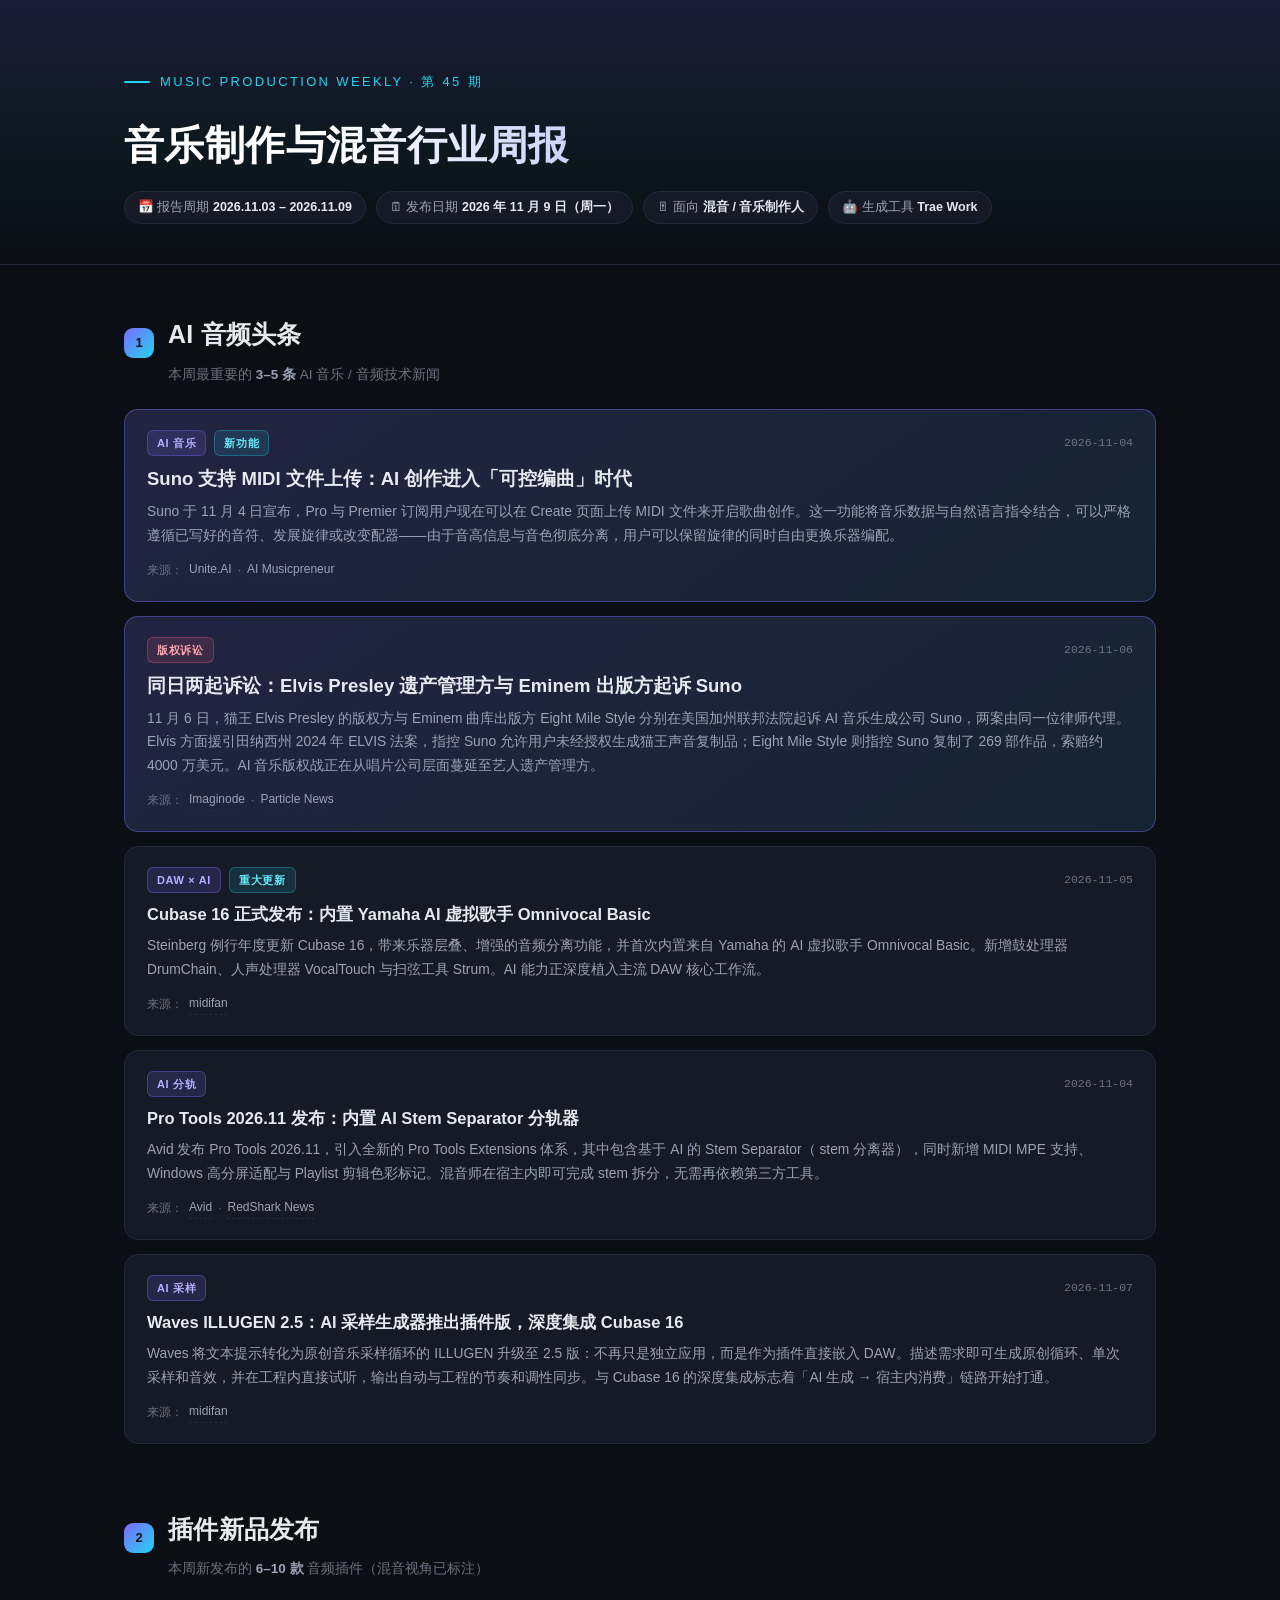
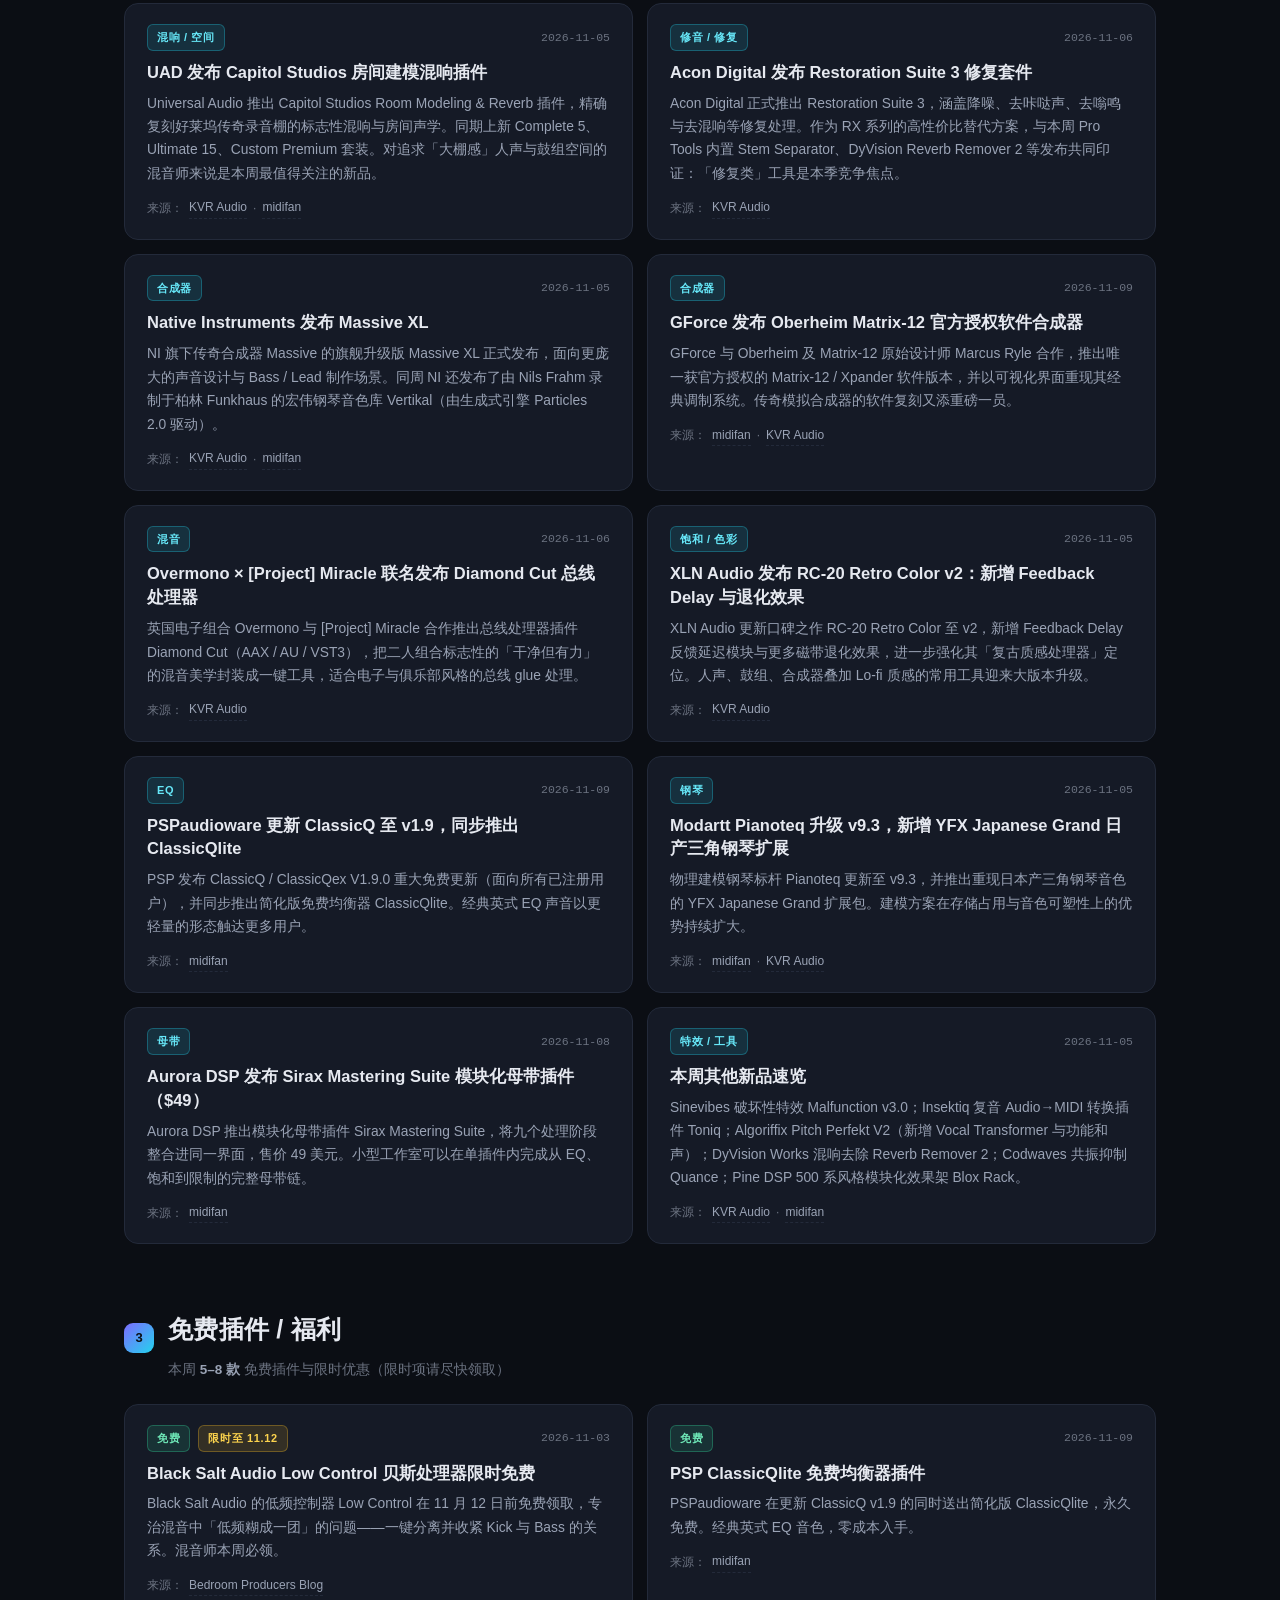
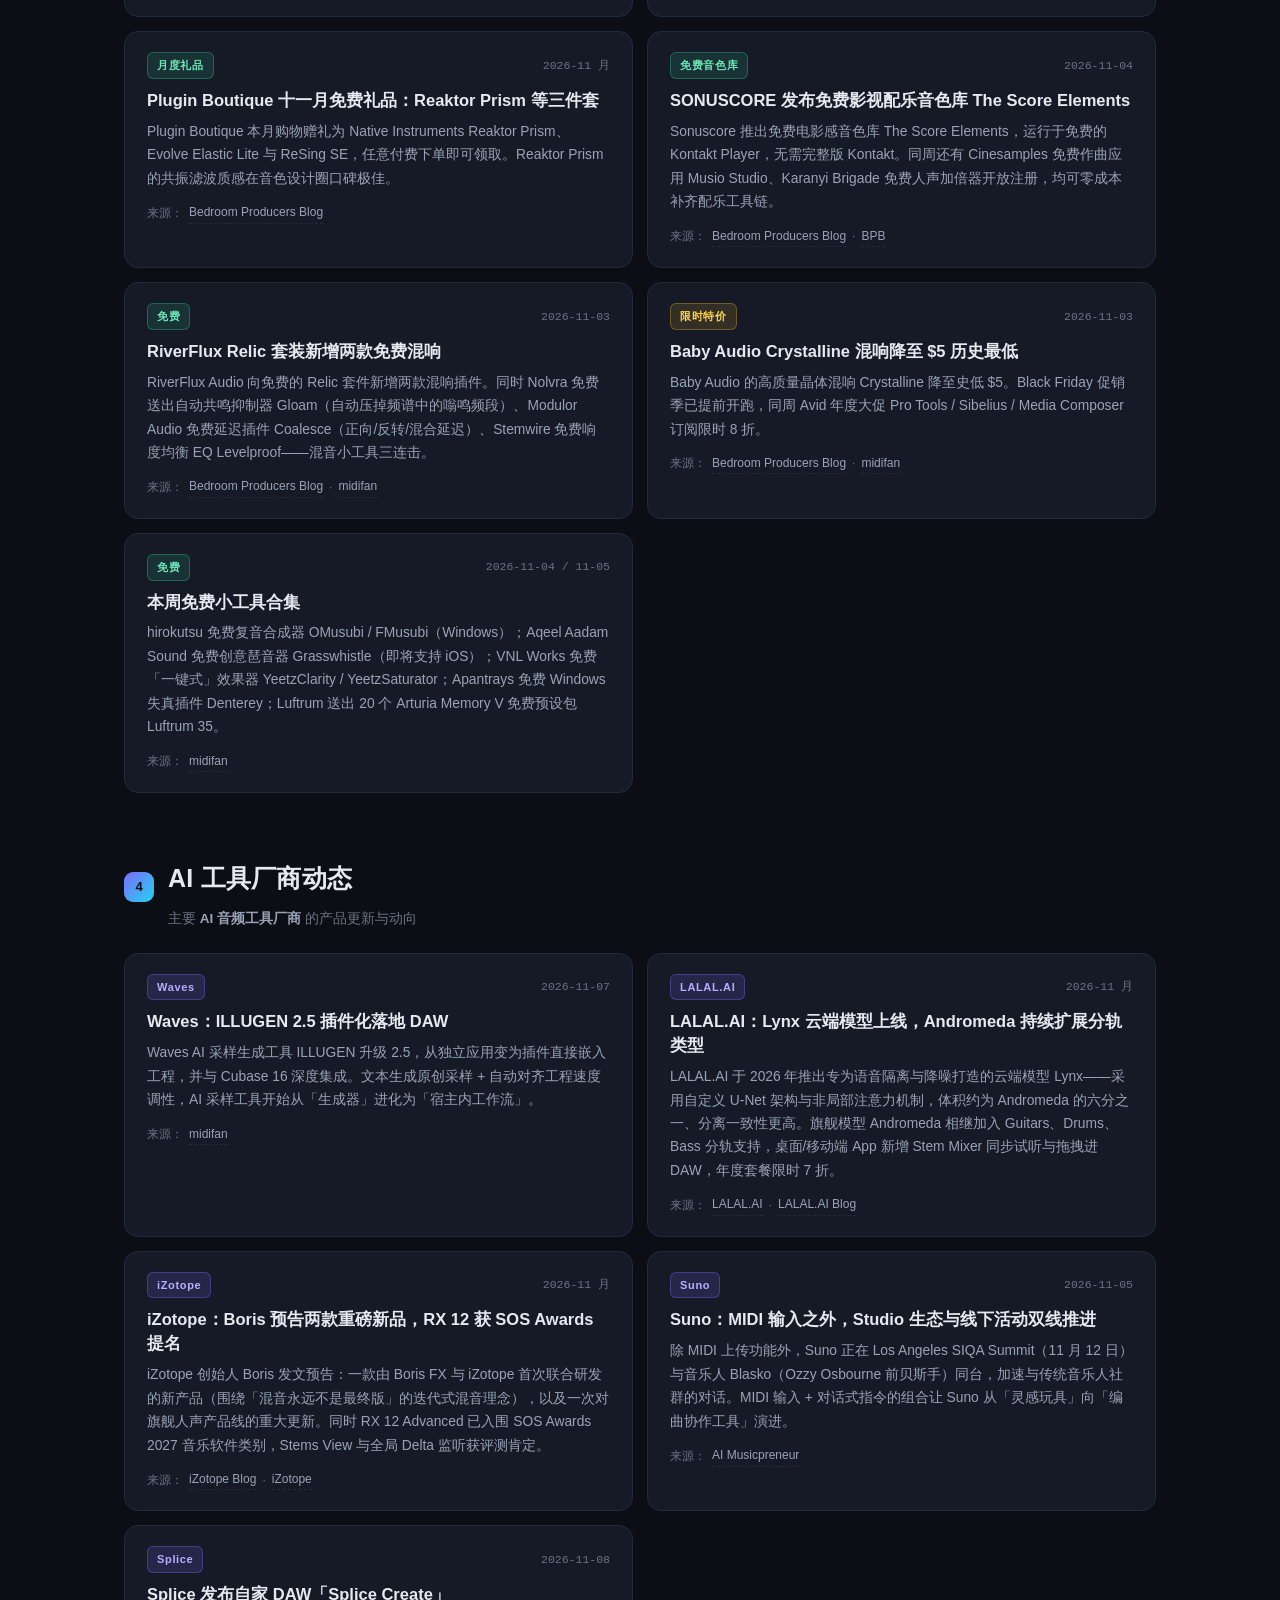
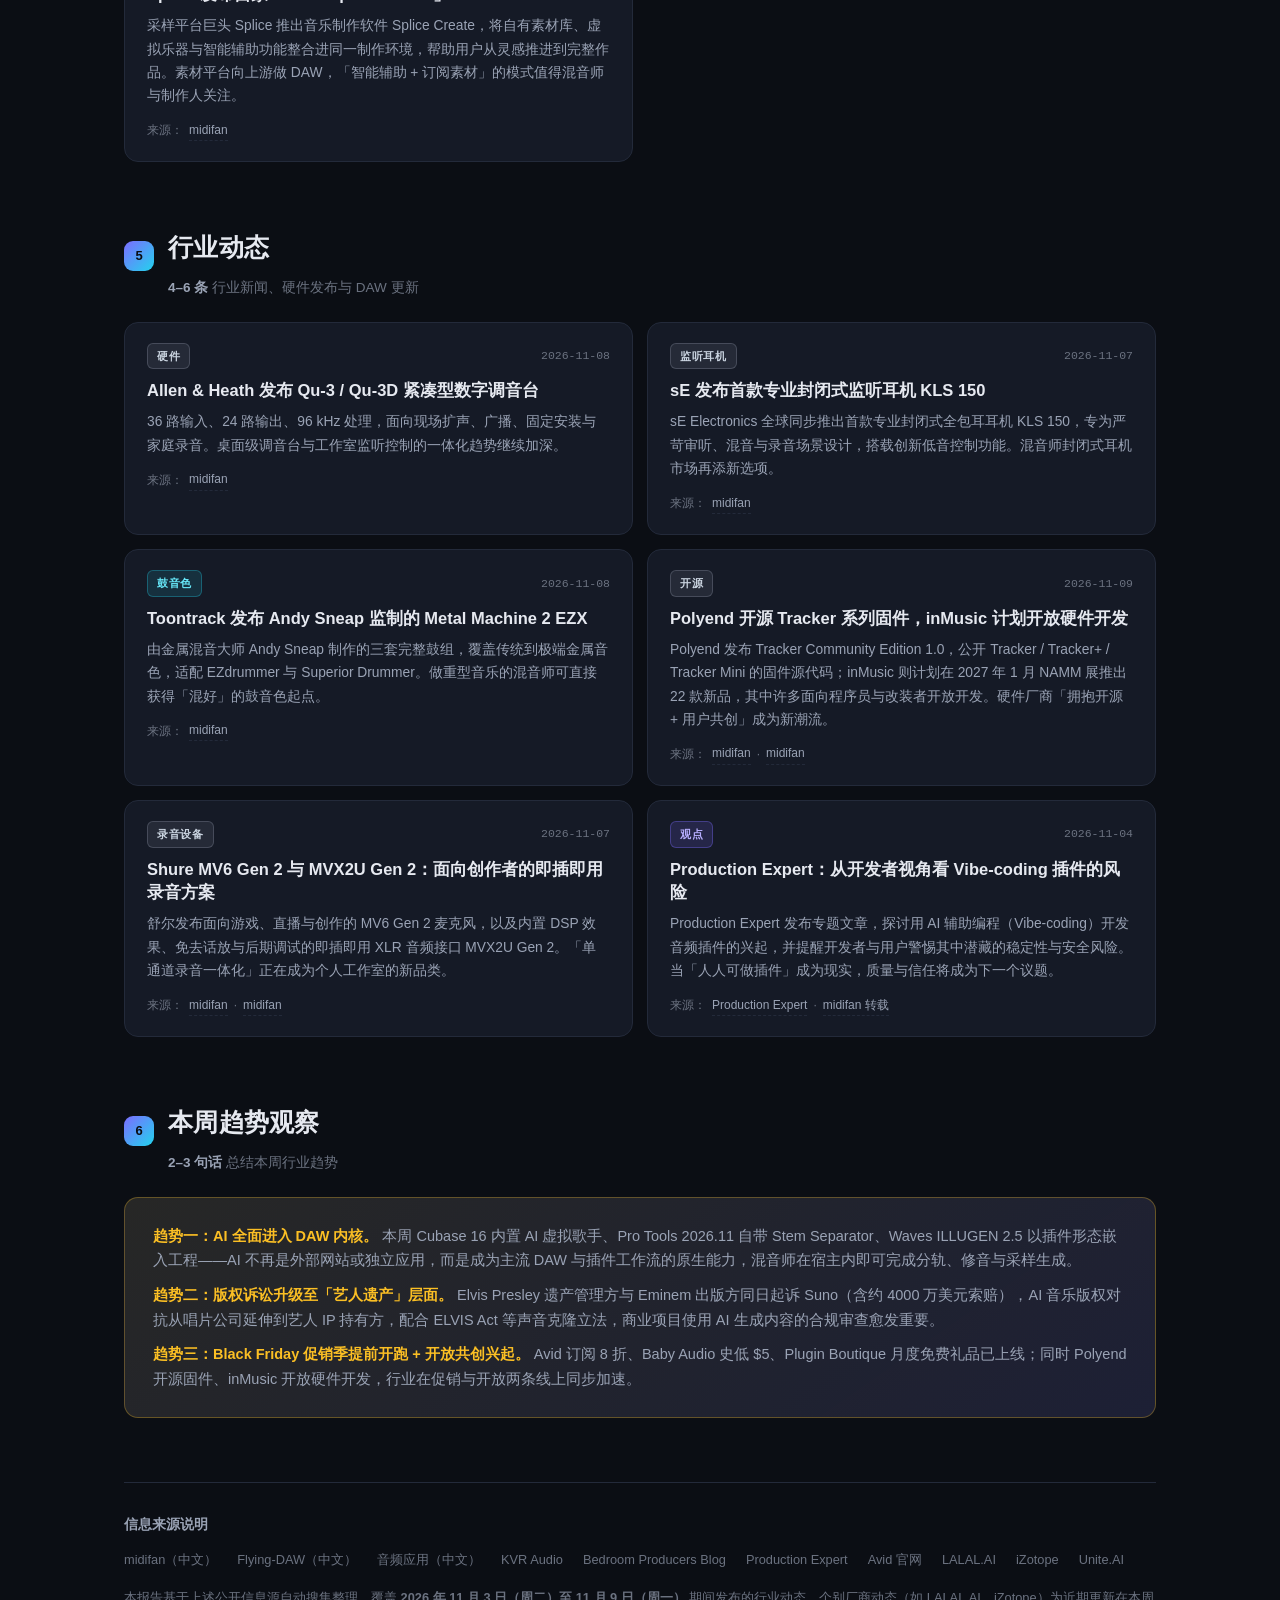
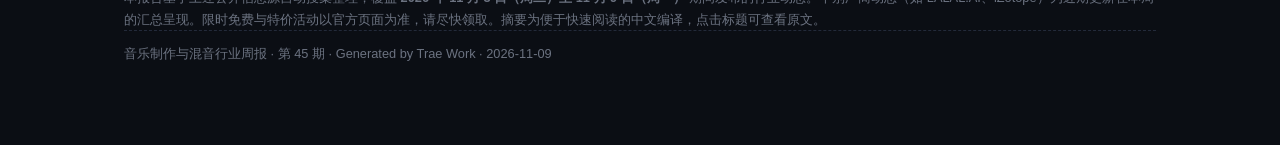
<file: weekly/issue-045.html>
<!-- Generated by Trae Work -->
<!DOCTYPE html>
<html lang="zh-CN">
<head>
<meta charset="UTF-8">
<meta name="viewport" content="width=device-width, initial-scale=1.0">
<title>音乐制作行业周报 · 2026-11-09</title>
<style>
  :root {
    --bg: #0b0e14;
    --bg-soft: #11151f;
    --card: #151a26;
    --card-hover: #1a2030;
    --border: #232a3a;
    --text: #e6e9f0;
    --text-dim: #9aa3b5;
    --text-faint: #6b7280;
    --accent: #7c6cff;
    --accent-2: #22d3ee;
    --hot: #ff5c7a;
    --free: #34d399;
    --gold: #fbbf24;
    --radius: 14px;
  }
  * { margin: 0; padding: 0; box-sizing: border-box; }
  body {
    background: var(--bg);
    color: var(--text);
    font-family: "PingFang SC", "Microsoft YaHei", "Noto Sans SC", -apple-system, "Segoe UI", sans-serif;
    line-height: 1.7;
    -webkit-font-smoothing: antialiased;
  }
  .wrap { max-width: 1080px; margin: 0 auto; padding: 0 24px 80px; }

  /* ===== Header ===== */
  header {
    padding: 64px 0 40px;
    background: linear-gradient(180deg, rgba(124,108,255,.14) 0%, rgba(34,211,238,.05) 55%, transparent 100%);
    border-bottom: 1px solid var(--border);
    margin-bottom: 48px;
  }
  .head-inner { max-width: 1080px; margin: 0 auto; padding: 0 24px; }
  .brand {
    display: inline-flex; align-items: center; gap: 10px;
    font-size: 13px; letter-spacing: .18em; color: var(--accent-2);
    text-transform: uppercase; margin-bottom: 18px;
  }
  .brand::before { content: ""; width: 26px; height: 2px; background: var(--accent-2); border-radius: 2px; }
  h1 {
    font-size: 40px; font-weight: 800; letter-spacing: .01em;
    background: linear-gradient(92deg, #ffffff 20%, #a5b4fc 60%, #67e8f9 100%);
    -webkit-background-clip: text; background-clip: text; -webkit-text-fill-color: transparent;
    margin-bottom: 12px;
  }
  .meta { display: flex; flex-wrap: wrap; gap: 10px; margin-top: 6px; }
  .chip {
    font-size: 12.5px; padding: 5px 13px; border-radius: 999px;
    background: var(--card); border: 1px solid var(--border); color: var(--text-dim);
  }
  .chip b { color: var(--text); font-weight: 600; }

  /* ===== Section ===== */
  section { margin-bottom: 64px; }
  .sec-head { display: flex; align-items: baseline; gap: 14px; margin-bottom: 8px; }
  .sec-num {
    font-size: 13px; font-weight: 700; color: var(--bg);
    background: linear-gradient(135deg, var(--accent), var(--accent-2));
    width: 30px; height: 30px; border-radius: 9px;
    display: inline-flex; align-items: center; justify-content: center; flex-shrink: 0;
    transform: translateY(4px);
  }
  h2 { font-size: 25px; font-weight: 750; letter-spacing: .01em; }
  .sec-sub { color: var(--text-faint); font-size: 13.5px; margin-bottom: 22px; padding-left: 44px; }
  .sec-sub b { color: var(--text-dim); font-weight: 600; }

  /* ===== Cards ===== */
  .grid { display: grid; gap: 14px; }
  .cols-2 { grid-template-columns: repeat(2, 1fr); }
  .cols-1 { grid-template-columns: 1fr; }
  @media (max-width: 780px) { .cols-2 { grid-template-columns: 1fr; } }

  .card {
    background: var(--card); border: 1px solid var(--border);
    border-radius: var(--radius); padding: 20px 22px;
    transition: background .18s, border-color .18s, transform .18s;
  }
  .card:hover { background: var(--card-hover); border-color: #313a52; transform: translateY(-2px); }
  .card .tagline {
    display: flex; align-items: center; gap: 8px; flex-wrap: wrap; margin-bottom: 10px;
  }
  .tag {
    font-size: 11px; font-weight: 700; letter-spacing: .06em;
    padding: 3px 9px; border-radius: 6px; white-space: nowrap;
  }
  .tag-ai   { background: rgba(124,108,255,.16); color: #b7aeff; border: 1px solid rgba(124,108,255,.35); }
  .tag-free { background: rgba(52,211,153,.13); color: #6ee7b7; border: 1px solid rgba(52,211,153,.32); }
  .tag-deal { background: rgba(251,191,36,.13); color: #fcd34d; border: 1px solid rgba(251,191,36,.30); }
  .tag-new  { background: rgba(34,211,238,.12); color: #67e8f9; border: 1px solid rgba(34,211,238,.30); }
  .tag-hot  { background: rgba(255,92,122,.13); color: #fda4af; border: 1px solid rgba(255,92,122,.32); }
  .tag-hw   { background: rgba(154,163,181,.12); color: #cbd5e1; border: 1px solid rgba(154,163,181,.28); }
  .date {
    margin-left: auto; font-size: 11.5px; color: var(--text-faint);
    font-family: "SF Mono", ui-monospace, Consolas, monospace;
  }
  .card h3 { font-size: 16.5px; font-weight: 700; margin-bottom: 7px; line-height: 1.45; }
  .card h3 a { color: var(--text); text-decoration: none; }
  .card h3 a:hover { color: var(--accent-2); }
  .card p { font-size: 13.8px; color: var(--text-dim); margin-bottom: 12px; }
  .src { font-size: 12px; color: var(--text-faint); display: flex; gap: 6px; align-items: center; }
  .src a { color: var(--text-dim); text-decoration: none; border-bottom: 1px dashed var(--border); }
  .src a:hover { color: var(--accent-2); border-bottom-color: var(--accent-2); }

  /* headline feature card */
  .feature {
    background: linear-gradient(145deg, rgba(124,108,255,.12), rgba(34,211,238,.06)), var(--card);
    border: 1px solid rgba(124,108,255,.4);
  }
  .feature h3 { font-size: 18.5px; }

  /* ===== Trend box ===== */
  .trend {
    background: linear-gradient(145deg, rgba(251,191,36,.08), rgba(124,108,255,.07)), var(--card);
    border: 1px solid rgba(251,191,36,.3);
    border-radius: var(--radius); padding: 26px 28px;
  }
  .trend p { font-size: 14.5px; color: var(--text-dim); }
  .trend p + p { margin-top: 10px; }
  .trend b { color: var(--gold); font-weight: 650; }
  .trend .kw { color: var(--text); font-weight: 600; }

  /* ===== Footer ===== */
  footer {
    border-top: 1px solid var(--border); padding-top: 30px;
    font-size: 12.8px; color: var(--text-faint);
  }
  footer h4 { color: var(--text-dim); font-size: 14px; margin-bottom: 12px; }
  footer ul { list-style: none; display: flex; flex-wrap: wrap; gap: 8px 20px; margin-bottom: 16px; }
  footer li a { color: var(--text-faint); text-decoration: none; }
  footer li a:hover { color: var(--accent-2); }
  .copy { padding-top: 12px; border-top: 1px dashed var(--border); }
</style>
</head>
<body>

<header>
  <div class="head-inner">
    <div class="brand">Music Production Weekly · 第 45 期</div>
    <h1>音乐制作与混音行业周报</h1>
    <div class="meta">
      <span class="chip">📅 报告周期 <b>2026.11.03 – 2026.11.09</b></span>
      <span class="chip">🗓 发布日期 <b>2026 年 11 月 9 日（周一）</b></span>
      <span class="chip">🎚 面向 <b>混音 / 音乐制作人</b></span>
      <span class="chip">🤖 生成工具 <b>Trae Work</b></span>
    </div>
  </div>
</header>

<div class="wrap">

  <!-- ============ 1. AI 音频头条 ============ -->
  <section>
    <div class="sec-head"><span class="sec-num">1</span><h2>AI 音频头条</h2></div>
    <p class="sec-sub">本周最重要的 <b>3–5 条</b> AI 音乐 / 音频技术新闻</p>
    <div class="grid cols-1">

      <article class="card feature">
        <div class="tagline"><span class="tag tag-ai">AI 音乐</span><span class="tag tag-new">新功能</span><span class="date">2026-11-04</span></div>
        <h3><a href="https://www.unite.ai/suno-adds-midi-file-uploads-for-ai-song-creation-in-create/" target="_blank" rel="noopener">Suno 支持 MIDI 文件上传：AI 创作进入「可控编曲」时代</a></h3>
        <p>Suno 于 11 月 4 日宣布，Pro 与 Premier 订阅用户现在可以在 Create 页面上传 MIDI 文件来开启歌曲创作。这一功能将音乐数据与自然语言指令结合，可以严格遵循已写好的音符、发展旋律或改变配器——由于音高信息与音色彻底分离，用户可以保留旋律的同时自由更换乐器编配。</p>
        <div class="src">来源：<a href="https://www.unite.ai/suno-adds-midi-file-uploads-for-ai-song-creation-in-create/" target="_blank" rel="noopener">Unite.AI</a> · <a href="https://www.aimusicpreneur.com/ai-tools-news/suno-midi-upload-create-v6-wild-pro-premier/" target="_blank" rel="noopener">AI Musicpreneur</a></div>
      </article>

      <article class="card feature">
        <div class="tagline"><span class="tag tag-hot">版权诉讼</span><span class="date">2026-11-06</span></div>
        <h3><a href="https://imaginode.ai/en/blog/suno-proces-elvis-eminem" target="_blank" rel="noopener">同日两起诉讼：Elvis Presley 遗产管理方与 Eminem 出版方起诉 Suno</a></h3>
        <p>11 月 6 日，猫王 Elvis Presley 的版权方与 Eminem 曲库出版方 Eight Mile Style 分别在美国加州联邦法院起诉 AI 音乐生成公司 Suno，两案由同一位律师代理。Elvis 方面援引田纳西州 2024 年 ELVIS 法案，指控 Suno 允许用户未经授权生成猫王声音复制品；Eight Mile Style 则指控 Suno 复制了 269 部作品，索赔约 4000 万美元。AI 音乐版权战正在从唱片公司层面蔓延至艺人遗产管理方。</p>
        <div class="src">来源：<a href="https://imaginode.ai/en/blog/suno-proces-elvis-eminem" target="_blank" rel="noopener">Imaginode</a> · <a href="https://particle.news/story/elvis-rights-holders-and-eminem-publisher-sue-ai-music-company-suno" target="_blank" rel="noopener">Particle News</a></div>
      </article>

      <article class="card">
        <div class="tagline"><span class="tag tag-ai">DAW × AI</span><span class="tag tag-new">重大更新</span><span class="date">2026-11-05</span></div>
        <h3><a href="https://www.midifan.com/modulenews-detailview-61525.htm" target="_blank" rel="noopener">Cubase 16 正式发布：内置 Yamaha AI 虚拟歌手 Omnivocal Basic</a></h3>
        <p>Steinberg 例行年度更新 Cubase 16，带来乐器层叠、增强的音频分离功能，并首次内置来自 Yamaha 的 AI 虚拟歌手 Omnivocal Basic。新增鼓处理器 DrumChain、人声处理器 VocalTouch 与扫弦工具 Strum。AI 能力正深度植入主流 DAW 核心工作流。</p>
        <div class="src">来源：<a href="https://www.midifan.com/modulenews-detailview-61525.htm" target="_blank" rel="noopener">midifan</a></div>
      </article>

      <article class="card">
        <div class="tagline"><span class="tag tag-ai">AI 分轨</span><span class="date">2026-11-04</span></div>
        <h3><a href="https://www.avid.com/pro-tools/whats-new" target="_blank" rel="noopener">Pro Tools 2026.11 发布：内置 AI Stem Separator 分轨器</a></h3>
        <p>Avid 发布 Pro Tools 2026.11，引入全新的 Pro Tools Extensions 体系，其中包含基于 AI 的 Stem Separator（ stem 分离器），同时新增 MIDI MPE 支持、Windows 高分屏适配与 Playlist 剪辑色彩标记。混音师在宿主内即可完成 stem 拆分，无需再依赖第三方工具。</p>
        <div class="src">来源：<a href="https://www.avid.com/pro-tools/whats-new" target="_blank" rel="noopener">Avid</a> · <a href="https://www.redsharknews.com/pro-tools-2026-11-extensions-stem-separator-mpe" target="_blank" rel="noopener">RedShark News</a></div>
      </article>

      <article class="card">
        <div class="tagline"><span class="tag tag-ai">AI 采样</span><span class="date">2026-11-07</span></div>
        <h3><a href="https://www.midifan.com/modulenews-detailview-61545.htm" target="_blank" rel="noopener">Waves ILLUGEN 2.5：AI 采样生成器推出插件版，深度集成 Cubase 16</a></h3>
        <p>Waves 将文本提示转化为原创音乐采样循环的 ILLUGEN 升级至 2.5 版：不再只是独立应用，而是作为插件直接嵌入 DAW。描述需求即可生成原创循环、单次采样和音效，并在工程内直接试听，输出自动与工程的节奏和调性同步。与 Cubase 16 的深度集成标志着「AI 生成 → 宿主内消费」链路开始打通。</p>
        <div class="src">来源：<a href="https://www.midifan.com/modulenews-detailview-61545.htm" target="_blank" rel="noopener">midifan</a></div>
      </article>

    </div>
  </section>

  <!-- ============ 2. 插件新品发布 ============ -->
  <section>
    <div class="sec-head"><span class="sec-num">2</span><h2>插件新品发布</h2></div>
    <p class="sec-sub">本周新发布的 <b>6–10 款</b> 音频插件（混音视角已标注）</p>
    <div class="grid cols-2">

      <article class="card">
        <div class="tagline"><span class="tag tag-new">混响 / 空间</span><span class="date">2026-11-05</span></div>
        <h3><a href="https://www.kvraudio.com/news/universal-audio-releases-capitol-studios-room-modeling-and-reverb-plug-in-69628" target="_blank" rel="noopener">UAD 发布 Capitol Studios 房间建模混响插件</a></h3>
        <p>Universal Audio 推出 Capitol Studios Room Modeling &amp; Reverb 插件，精确复刻好莱坞传奇录音棚的标志性混响与房间声学。同期上新 Complete 5、Ultimate 15、Custom Premium 套装。对追求「大棚感」人声与鼓组空间的混音师来说是本周最值得关注的新品。</p>
        <div class="src">来源：<a href="https://www.kvraudio.com/news/universal-audio-releases-capitol-studios-room-modeling-and-reverb-plug-in-69628" target="_blank" rel="noopener">KVR Audio</a> · <a href="https://www.midifan.com/modulenews-detailview-61546.htm" target="_blank" rel="noopener">midifan</a></div>
      </article>

      <article class="card">
        <div class="tagline"><span class="tag tag-new">修音 / 修复</span><span class="date">2026-11-06</span></div>
        <h3><a href="https://www.kvraudio.com/news/acon-digital-launches-restoration-suite-3-69668" target="_blank" rel="noopener">Acon Digital 发布 Restoration Suite 3 修复套件</a></h3>
        <p>Acon Digital 正式推出 Restoration Suite 3，涵盖降噪、去咔哒声、去嗡鸣与去混响等修复处理。作为 RX 系列的高性价比替代方案，与本周 Pro Tools 内置 Stem Separator、DyVision Reverb Remover 2 等发布共同印证：「修复类」工具是本季竞争焦点。</p>
        <div class="src">来源：<a href="https://www.kvraudio.com/news/acon-digital-launches-restoration-suite-3-69668" target="_blank" rel="noopener">KVR Audio</a></div>
      </article>

      <article class="card">
        <div class="tagline"><span class="tag tag-new">合成器</span><span class="date">2026-11-05</span></div>
        <h3><a href="https://www.kvraudio.com/news/native-instruments-releases-massive-xl-69635" target="_blank" rel="noopener">Native Instruments 发布 Massive XL</a></h3>
        <p>NI 旗下传奇合成器 Massive 的旗舰升级版 Massive XL 正式发布，面向更庞大的声音设计与 Bass / Lead 制作场景。同周 NI 还发布了由 Nils Frahm 录制于柏林 Funkhaus 的宏伟钢琴音色库 Vertikal（由生成式引擎 Particles 2.0 驱动）。</p>
        <div class="src">来源：<a href="https://www.kvraudio.com/news/native-instruments-releases-massive-xl-69635" target="_blank" rel="noopener">KVR Audio</a> · <a href="https://www.midifan.com/modulenews-detailview-61539.htm" target="_blank" rel="noopener">midifan</a></div>
      </article>

      <article class="card">
        <div class="tagline"><span class="tag tag-new">合成器</span><span class="date">2026-11-09</span></div>
        <h3><a href="https://www.midifan.com/modulenews-detailview-61557.htm" target="_blank" rel="noopener">GForce 发布 Oberheim Matrix-12 官方授权软件合成器</a></h3>
        <p>GForce 与 Oberheim 及 Matrix-12 原始设计师 Marcus Ryle 合作，推出唯一获官方授权的 Matrix-12 / Xpander 软件版本，并以可视化界面重现其经典调制系统。传奇模拟合成器的软件复刻又添重磅一员。</p>
        <div class="src">来源：<a href="https://www.midifan.com/modulenews-detailview-61557.htm" target="_blank" rel="noopener">midifan</a> · <a href="https://www.kvraudio.com/news/gforce-releases-oberheim-matrix-12---official-matrix-12-and-xpander-software-vst-au-and-aax-69644" target="_blank" rel="noopener">KVR Audio</a></div>
      </article>

      <article class="card">
        <div class="tagline"><span class="tag tag-new">混音</span><span class="date">2026-11-06</span></div>
        <h3><a href="https://www.kvraudio.com/news/overmono-and-project-miracle-release-diamond-cut---bus-processor-plugin-aax-au-and-vst3-69658" target="_blank" rel="noopener">Overmono × [Project] Miracle 联名发布 Diamond Cut 总线处理器</a></h3>
        <p>英国电子组合 Overmono 与 [Project] Miracle 合作推出总线处理器插件 Diamond Cut（AAX / AU / VST3），把二人组合标志性的「干净但有力」的混音美学封装成一键工具，适合电子与俱乐部风格的总线 glue 处理。</p>
        <div class="src">来源：<a href="https://www.kvraudio.com/news/overmono-and-project-miracle-release-diamond-cut---bus-processor-plugin-aax-au-and-vst3-69658" target="_blank" rel="noopener">KVR Audio</a></div>
      </article>

      <article class="card">
        <div class="tagline"><span class="tag tag-new">饱和 / 色彩</span><span class="date">2026-11-05</span></div>
        <h3><a href="https://www.kvraudio.com/more/9738" target="_blank" rel="noopener">XLN Audio 发布 RC-20 Retro Color v2：新增 Feedback Delay 与退化效果</a></h3>
        <p>XLN Audio 更新口碑之作 RC-20 Retro Color 至 v2，新增 Feedback Delay 反馈延迟模块与更多磁带退化效果，进一步强化其「复古质感处理器」定位。人声、鼓组、合成器叠加 Lo-fi 质感的常用工具迎来大版本升级。</p>
        <div class="src">来源：<a href="https://www.kvraudio.com/more/9738" target="_blank" rel="noopener">KVR Audio</a></div>
      </article>

      <article class="card">
        <div class="tagline"><span class="tag tag-new">EQ</span><span class="date">2026-11-09</span></div>
        <h3><a href="https://www.midifan.com/modulenews-detailview-61555.htm" target="_blank" rel="noopener">PSPaudioware 更新 ClassicQ 至 v1.9，同步推出 ClassicQlite</a></h3>
        <p>PSP 发布 ClassicQ / ClassicQex V1.9.0 重大免费更新（面向所有已注册用户），并同步推出简化版免费均衡器 ClassicQlite。经典英式 EQ 声音以更轻量的形态触达更多用户。</p>
        <div class="src">来源：<a href="https://www.midifan.com/modulenews-detailview-61555.htm" target="_blank" rel="noopener">midifan</a></div>
      </article>

      <article class="card">
        <div class="tagline"><span class="tag tag-new">钢琴</span><span class="date">2026-11-05</span></div>
        <h3><a href="https://www.midifan.com/modulenews-detailview-61520.htm" target="_blank" rel="noopener">Modartt Pianoteq 升级 v9.3，新增 YFX Japanese Grand 日产三角钢琴扩展</a></h3>
        <p>物理建模钢琴标杆 Pianoteq 更新至 v9.3，并推出重现日本产三角钢琴音色的 YFX Japanese Grand 扩展包。建模方案在存储占用与音色可塑性上的优势持续扩大。</p>
        <div class="src">来源：<a href="https://www.midifan.com/modulenews-detailview-61520.htm" target="_blank" rel="noopener">midifan</a> · <a href="https://www.kvraudio.com/news/modartt-updates-pianoteq-to-v9-3-and-releases-yfx-japanese-grand-piano-expansion-69645" target="_blank" rel="noopener">KVR Audio</a></div>
      </article>

      <article class="card">
        <div class="tagline"><span class="tag tag-new">母带</span><span class="date">2026-11-08</span></div>
        <h3><a href="https://www.midifan.com/modulenews-detailview-61551.htm" target="_blank" rel="noopener">Aurora DSP 发布 Sirax Mastering Suite 模块化母带插件（$49）</a></h3>
        <p>Aurora DSP 推出模块化母带插件 Sirax Mastering Suite，将九个处理阶段整合进同一界面，售价 49 美元。小型工作室可以在单插件内完成从 EQ、饱和到限制的完整母带链。</p>
        <div class="src">来源：<a href="https://www.midifan.com/modulenews-detailview-61551.htm" target="_blank" rel="noopener">midifan</a></div>
      </article>

      <article class="card">
        <div class="tagline"><span class="tag tag-new">特效 / 工具</span><span class="date">2026-11-05</span></div>
        <h3><a href="https://www.kvraudio.com/news/sinevibes-releases-malfunction-v3-0-69639" target="_blank" rel="noopener">本周其他新品速览</a></h3>
        <p>Sinevibes 破坏性特效 Malfunction v3.0；Insektiq 复音 Audio→MIDI 转换插件 Toniq；Algoriffix Pitch Perfekt V2（新增 Vocal Transformer 与功能和声）；DyVision Works 混响去除 Reverb Remover 2；Codwaves 共振抑制 Quance；Pine DSP 500 系风格模块化效果架 Blox Rack。</p>
        <div class="src">来源：<a href="https://www.kvraudio.com/news" target="_blank" rel="noopener">KVR Audio</a> · <a href="https://www.midifan.com/modulenews-index.htm" target="_blank" rel="noopener">midifan</a></div>
      </article>

    </div>
  </section>

  <!-- ============ 3. 免费插件/福利 ============ -->
  <section>
    <div class="sec-head"><span class="sec-num">3</span><h2>免费插件 / 福利</h2></div>
    <p class="sec-sub">本周 <b>5–8 款</b> 免费插件与限时优惠（限时项请尽快领取）</p>
    <div class="grid cols-2">

      <article class="card">
        <div class="tagline"><span class="tag tag-free">免费</span><span class="tag tag-deal">限时至 11.12</span><span class="date">2026-11-03</span></div>
        <h3><a href="https://bedroomproducersblog.com/2026/11/03/black-salt-audio-low-control/" target="_blank" rel="noopener">Black Salt Audio Low Control 贝斯处理器限时免费</a></h3>
        <p>Black Salt Audio 的低频控制器 Low Control 在 11 月 12 日前免费领取，专治混音中「低频糊成一团」的问题——一键分离并收紧 Kick 与 Bass 的关系。混音师本周必领。</p>
        <div class="src">来源：<a href="https://bedroomproducersblog.com/2026/11/03/black-salt-audio-low-control/" target="_blank" rel="noopener">Bedroom Producers Blog</a></div>
      </article>

      <article class="card">
        <div class="tagline"><span class="tag tag-free">免费</span><span class="date">2026-11-09</span></div>
        <h3><a href="https://www.midifan.com/modulenews-detailview-61555.htm" target="_blank" rel="noopener">PSP ClassicQlite 免费均衡器插件</a></h3>
        <p>PSPaudioware 在更新 ClassicQ v1.9 的同时送出简化版 ClassicQlite，永久免费。经典英式 EQ 音色，零成本入手。</p>
        <div class="src">来源：<a href="https://www.midifan.com/modulenews-detailview-61555.htm" target="_blank" rel="noopener">midifan</a></div>
      </article>

      <article class="card">
        <div class="tagline"><span class="tag tag-free">月度礼品</span><span class="date">2026-11 月</span></div>
        <h3><a href="https://bedroomproducersblog.com/2026/10/30/plugin-boutique-nov-26-gifts/" target="_blank" rel="noopener">Plugin Boutique 十一月免费礼品：Reaktor Prism 等三件套</a></h3>
        <p>Plugin Boutique 本月购物赠礼为 Native Instruments Reaktor Prism、Evolve Elastic Lite 与 ReSing SE，任意付费下单即可领取。Reaktor Prism 的共振滤波质感在音色设计圈口碑极佳。</p>
        <div class="src">来源：<a href="https://bedroomproducersblog.com/2026/10/30/plugin-boutique-nov-26-gifts/" target="_blank" rel="noopener">Bedroom Producers Blog</a></div>
      </article>

      <article class="card">
        <div class="tagline"><span class="tag tag-free">免费音色库</span><span class="date">2026-11-04</span></div>
        <h3><a href="https://bedroomproducersblog.com/2026/11/04/sonuscore-score-elements/" target="_blank" rel="noopener">SONUSCORE 发布免费影视配乐音色库 The Score Elements</a></h3>
        <p>Sonuscore 推出免费电影感音色库 The Score Elements，运行于免费的 Kontakt Player，无需完整版 Kontakt。同周还有 Cinesamples 免费作曲应用 Musio Studio、Karanyi Brigade 免费人声加倍器开放注册，均可零成本补齐配乐工具链。</p>
        <div class="src">来源：<a href="https://bedroomproducersblog.com/2026/11/04/sonuscore-score-elements/" target="_blank" rel="noopener">Bedroom Producers Blog</a> · <a href="https://bedroomproducersblog.com/2026/11/04/musio-music-writing-app/" target="_blank" rel="noopener">BPB</a></div>
      </article>

      <article class="card">
        <div class="tagline"><span class="tag tag-free">免费</span><span class="date">2026-11-03</span></div>
        <h3><a href="https://bedroomproducersblog.com/2026/11/03/riverflux-audio-relic-reverbs/" target="_blank" rel="noopener">RiverFlux Relic 套装新增两款免费混响</a></h3>
        <p>RiverFlux Audio 向免费的 Relic 套件新增两款混响插件。同时 Nolvra 免费送出自动共鸣抑制器 Gloam（自动压掉频谱中的嗡鸣频段）、Modulor Audio 免费延迟插件 Coalesce（正向/反转/混合延迟）、Stemwire 免费响度均衡 EQ Levelproof——混音小工具三连击。</p>
        <div class="src">来源：<a href="https://bedroomproducersblog.com/2026/11/03/riverflux-audio-relic-reverbs/" target="_blank" rel="noopener">Bedroom Producers Blog</a> · <a href="https://www.midifan.com/modulenews-index.htm" target="_blank" rel="noopener">midifan</a></div>
      </article>

      <article class="card">
        <div class="tagline"><span class="tag tag-deal">限时特价</span><span class="date">2026-11-03</span></div>
        <h3><a href="https://bedroomproducersblog.com/2026/11/03/baby-audio-crystalline-nobrainer/" target="_blank" rel="noopener">Baby Audio Crystalline 混响降至 $5 历史最低</a></h3>
        <p>Baby Audio 的高质量晶体混响 Crystalline 降至史低 $5。Black Friday 促销季已提前开跑，同周 Avid 年度大促 Pro Tools / Sibelius / Media Composer 订阅限时 8 折。</p>
        <div class="src">来源：<a href="https://bedroomproducersblog.com/2026/11/03/baby-audio-crystalline-nobrainer/" target="_blank" rel="noopener">Bedroom Producers Blog</a> · <a href="https://www.midifan.com/modulenews-detailview-61526.htm" target="_blank" rel="noopener">midifan</a></div>
      </article>

      <article class="card">
        <div class="tagline"><span class="tag tag-free">免费</span><span class="date">2026-11-04 / 11-05</span></div>
        <h3><a href="https://image.midifan.com/modulenews-index.htm?key=%C8%ED%BC%FE%D0%C2%CE%C5" target="_blank" rel="noopener">本周免费小工具合集</a></h3>
        <p>hirokutsu 免费复音合成器 OMusubi / FMusubi（Windows）；Aqeel Aadam Sound 免费创意琶音器 Grasswhistle（即将支持 iOS）；VNL Works 免费「一键式」效果器 YeetzClarity / YeetzSaturator；Apantrays 免费 Windows 失真插件 Denterey；Luftrum 送出 20 个 Arturia Memory V 免费预设包 Luftrum 35。</p>
        <div class="src">来源：<a href="https://www.midifan.com/modulenews-index.htm" target="_blank" rel="noopener">midifan</a></div>
      </article>

    </div>
  </section>

  <!-- ============ 4. AI 工具厂商动态 ============ -->
  <section>
    <div class="sec-head"><span class="sec-num">4</span><h2>AI 工具厂商动态</h2></div>
    <p class="sec-sub">主要 <b>AI 音频工具厂商</b> 的产品更新与动向</p>
    <div class="grid cols-2">

      <article class="card">
        <div class="tagline"><span class="tag tag-ai">Waves</span><span class="date">2026-11-07</span></div>
        <h3><a href="https://www.midifan.com/modulenews-detailview-61545.htm" target="_blank" rel="noopener">Waves：ILLUGEN 2.5 插件化落地 DAW</a></h3>
        <p>Waves AI 采样生成工具 ILLUGEN 升级 2.5，从独立应用变为插件直接嵌入工程，并与 Cubase 16 深度集成。文本生成原创采样 + 自动对齐工程速度调性，AI 采样工具开始从「生成器」进化为「宿主内工作流」。</p>
        <div class="src">来源：<a href="https://www.midifan.com/modulenews-detailview-61545.htm" target="_blank" rel="noopener">midifan</a></div>
      </article>

      <article class="card">
        <div class="tagline"><span class="tag tag-ai">LALAL.AI</span><span class="date">2026-11 月</span></div>
        <h3><a href="https://www.lalal.ai/media-kit/" target="_blank" rel="noopener">LALAL.AI：Lynx 云端模型上线，Andromeda 持续扩展分轨类型</a></h3>
        <p>LALAL.AI 于 2026 年推出专为语音隔离与降噪打造的云端模型 Lynx——采用自定义 U-Net 架构与非局部注意力机制，体积约为 Andromeda 的六分之一、分离一致性更高。旗舰模型 Andromeda 相继加入 Guitars、Drums、Bass 分轨支持，桌面/移动端 App 新增 Stem Mixer 同步试听与拖拽进 DAW，年度套餐限时 7 折。</p>
        <div class="src">来源：<a href="https://www.lalal.ai/media-kit/" target="_blank" rel="noopener">LALAL.AI</a> · <a href="https://www.lalal.ai/blog/tag/lalal-ai-update/" target="_blank" rel="noopener">LALAL.AI Blog</a></div>
      </article>

      <article class="card">
        <div class="tagline"><span class="tag tag-ai">iZotope</span><span class="date">2026-11 月</span></div>
        <h3><a href="https://www.izotope.com/community/blog/boris-whats-next" target="_blank" rel="noopener">iZotope：Boris 预告两款重磅新品，RX 12 获 SOS Awards 提名</a></h3>
        <p>iZotope 创始人 Boris 发文预告：一款由 Boris FX 与 iZotope 首次联合研发的新产品（围绕「混音永远不是最终版」的迭代式混音理念），以及一次对旗舰人声产品线的重大更新。同时 RX 12 Advanced 已入围 SOS Awards 2027 音乐软件类别，Stems View 与全局 Delta 监听获评测肯定。</p>
        <div class="src">来源：<a href="https://www.izotope.com/community/blog/boris-whats-next" target="_blank" rel="noopener">iZotope Blog</a> · <a href="https://www.izotope.com/community/blog/sos-awards-2027" target="_blank" rel="noopener">iZotope</a></div>
      </article>

      <article class="card">
        <div class="tagline"><span class="tag tag-ai">Suno</span><span class="date">2026-11-05</span></div>
        <h3><a href="https://www.aimusicpreneur.com/ai-tools-news/suno-midi-upload-create-v6-wild-pro-premier/" target="_blank" rel="noopener">Suno：MIDI 输入之外，Studio 生态与线下活动双线推进</a></h3>
        <p>除 MIDI 上传功能外，Suno 正在 Los Angeles SIQA Summit（11 月 12 日）与音乐人 Blasko（Ozzy Osbourne 前贝斯手）同台，加速与传统音乐人社群的对话。MIDI 输入 + 对话式指令的组合让 Suno 从「灵感玩具」向「编曲协作工具」演进。</p>
        <div class="src">来源：<a href="https://www.aimusicpreneur.com/ai-tools-news/suno-midi-upload-create-v6-wild-pro-premier/" target="_blank" rel="noopener">AI Musicpreneur</a></div>
      </article>

      <article class="card">
        <div class="tagline"><span class="tag tag-ai">Splice</span><span class="date">2026-11-08</span></div>
        <h3><a href="https://www.midifan.com/modulenews-detailview-61544.htm" target="_blank" rel="noopener">Splice 发布自家 DAW「Splice Create」</a></h3>
        <p>采样平台巨头 Splice 推出音乐制作软件 Splice Create，将自有素材库、虚拟乐器与智能辅助功能整合进同一制作环境，帮助用户从灵感推进到完整作品。素材平台向上游做 DAW，「智能辅助 + 订阅素材」的模式值得混音师与制作人关注。</p>
        <div class="src">来源：<a href="https://www.midifan.com/modulenews-detailview-61544.htm" target="_blank" rel="noopener">midifan</a></div>
      </article>

    </div>
  </section>

  <!-- ============ 5. 行业动态 ============ -->
  <section>
    <div class="sec-head"><span class="sec-num">5</span><h2>行业动态</h2></div>
    <p class="sec-sub"><b>4–6 条</b> 行业新闻、硬件发布与 DAW 更新</p>
    <div class="grid cols-2">

      <article class="card">
        <div class="tagline"><span class="tag tag-hw">硬件</span><span class="date">2026-11-08</span></div>
        <h3><a href="https://www.midifan.com/modulenews-detailview-61541.htm" target="_blank" rel="noopener">Allen & Heath 发布 Qu-3 / Qu-3D 紧凑型数字调音台</a></h3>
        <p>36 路输入、24 路输出、96 kHz 处理，面向现场扩声、广播、固定安装与家庭录音。桌面级调音台与工作室监听控制的一体化趋势继续加深。</p>
        <div class="src">来源：<a href="https://www.midifan.com/modulenews-detailview-61541.htm" target="_blank" rel="noopener">midifan</a></div>
      </article>

      <article class="card">
        <div class="tagline"><span class="tag tag-hw">监听耳机</span><span class="date">2026-11-07</span></div>
        <h3><a href="https://www.midifan.com/modulenews-detailview-61502.htm" target="_blank" rel="noopener">sE 发布首款专业封闭式监听耳机 KLS 150</a></h3>
        <p>sE Electronics 全球同步推出首款专业封闭式全包耳耳机 KLS 150，专为严苛审听、混音与录音场景设计，搭载创新低音控制功能。混音师封闭式耳机市场再添新选项。</p>
        <div class="src">来源：<a href="https://www.midifan.com/modulenews-detailview-61502.htm" target="_blank" rel="noopener">midifan</a></div>
      </article>

      <article class="card">
        <div class="tagline"><span class="tag tag-new">鼓音色</span><span class="date">2026-11-08</span></div>
        <h3><a href="https://www.midifan.com/modulenews-detailview-61548.htm" target="_blank" rel="noopener">Toontrack 发布 Andy Sneap 监制的 Metal Machine 2 EZX</a></h3>
        <p>由金属混音大师 Andy Sneap 制作的三套完整鼓组，覆盖传统到极端金属音色，适配 EZdrummer 与 Superior Drummer。做重型音乐的混音师可直接获得「混好」的鼓音色起点。</p>
        <div class="src">来源：<a href="https://www.midifan.com/modulenews-detailview-61548.htm" target="_blank" rel="noopener">midifan</a></div>
      </article>

      <article class="card">
        <div class="tagline"><span class="tag tag-hw">开源</span><span class="date">2026-11-09</span></div>
        <h3><a href="https://www.midifan.com/modulenews-detailview-61558.htm" target="_blank" rel="noopener">Polyend 开源 Tracker 系列固件，inMusic 计划开放硬件开发</a></h3>
        <p>Polyend 发布 Tracker Community Edition 1.0，公开 Tracker / Tracker+ / Tracker Mini 的固件源代码；inMusic 则计划在 2027 年 1 月 NAMM 展推出 22 款新品，其中许多面向程序员与改装者开放开发。硬件厂商「拥抱开源 + 用户共创」成为新潮流。</p>
        <div class="src">来源：<a href="https://www.midifan.com/modulenews-detailview-61558.htm" target="_blank" rel="noopener">midifan</a> · <a href="https://www.midifan.com/modulenews-detailview-61554.htm" target="_blank" rel="noopener">midifan</a></div>
      </article>

      <article class="card">
        <div class="tagline"><span class="tag tag-hw">录音设备</span><span class="date">2026-11-07</span></div>
        <h3><a href="https://www.midifan.com/modulenews-detailview-61529.htm" target="_blank" rel="noopener">Shure MV6 Gen 2 与 MVX2U Gen 2：面向创作者的即插即用录音方案</a></h3>
        <p>舒尔发布面向游戏、直播与创作的 MV6 Gen 2 麦克风，以及内置 DSP 效果、免去话放与后期调试的即插即用 XLR 音频接口 MVX2U Gen 2。「单通道录音一体化」正在成为个人工作室的新品类。</p>
        <div class="src">来源：<a href="https://www.midifan.com/modulenews-detailview-61529.htm" target="_blank" rel="noopener">midifan</a> · <a href="https://www.midifan.com/modulenews-detailview-61522.htm" target="_blank" rel="noopener">midifan</a></div>
      </article>

      <article class="card">
        <div class="tagline"><span class="tag tag-ai">观点</span><span class="date">2026-11-04</span></div>
        <h3><a href="https://www.production-expert.com/production-expert-1/vibe-coding-plugins" target="_blank" rel="noopener">Production Expert：从开发者视角看 Vibe-coding 插件的风险</a></h3>
        <p>Production Expert 发布专题文章，探讨用 AI 辅助编程（Vibe-coding）开发音频插件的兴起，并提醒开发者与用户警惕其中潜藏的稳定性与安全风险。当「人人可做插件」成为现实，质量与信任将成为下一个议题。</p>
        <div class="src">来源：<a href="https://www.production-expert.com/" target="_blank" rel="noopener">Production Expert</a> · <a href="https://www.midifan.com/?categoryid=304" target="_blank" rel="noopener">midifan 转载</a></div>
      </article>

    </div>
  </section>

  <!-- ============ 6. 本周趋势观察 ============ -->
  <section>
    <div class="sec-head"><span class="sec-num">6</span><h2>本周趋势观察</h2></div>
    <p class="sec-sub"><b>2–3 句话</b> 总结本周行业趋势</p>
    <div class="trend">
      <p><b>趋势一：AI 全面进入 DAW 内核。</b> 本周 Cubase 16 内置 AI 虚拟歌手、Pro Tools 2026.11 自带 Stem Separator、Waves ILLUGEN 2.5 以插件形态嵌入工程——AI 不再是外部网站或独立应用，而是成为主流 DAW 与插件工作流的原生能力，混音师在宿主内即可完成分轨、修音与采样生成。</p>
      <p><b>趋势二：版权诉讼升级至「艺人遗产」层面。</b> Elvis Presley 遗产管理方与 Eminem 出版方同日起诉 Suno（含约 4000 万美元索赔），AI 音乐版权对抗从唱片公司延伸到艺人 IP 持有方，配合 ELVIS Act 等声音克隆立法，商业项目使用 AI 生成内容的合规审查愈发重要。</p>
      <p><b>趋势三：Black Friday 促销季提前开跑 + 开放共创兴起。</b> Avid 订阅 8 折、Baby Audio 史低 $5、Plugin Boutique 月度免费礼品已上线；同时 Polyend 开源固件、inMusic 开放硬件开发，行业在促销与开放两条线上同步加速。</p>
    </div>
  </section>

  <footer>
    <h4>信息来源说明</h4>
    <ul>
      <li><a href="https://www.midifan.com/" target="_blank" rel="noopener">midifan（中文）</a></li>
      <li><a href="https://flying-daw.com/" target="_blank" rel="noopener">Flying-DAW（中文）</a></li>
      <li><a href="http://www.audiobar.cn/" target="_blank" rel="noopener">音频应用（中文）</a></li>
      <li><a href="https://www.kvraudio.com/" target="_blank" rel="noopener">KVR Audio</a></li>
      <li><a href="https://bedroomproducersblog.com/" target="_blank" rel="noopener">Bedroom Producers Blog</a></li>
      <li><a href="https://www.production-expert.com/" target="_blank" rel="noopener">Production Expert</a></li>
      <li><a href="https://www.avid.com/pro-tools/whats-new" target="_blank" rel="noopener">Avid 官网</a></li>
      <li><a href="https://www.lalal.ai/" target="_blank" rel="noopener">LALAL.AI</a></li>
      <li><a href="https://www.izotope.com/" target="_blank" rel="noopener">iZotope</a></li>
      <li><a href="https://www.unite.ai/" target="_blank" rel="noopener">Unite.AI</a></li>
    </ul>
    <p>本报告基于上述公开信息源自动搜集整理，覆盖 <b>2026 年 11 月 3 日（周二）至 11 月 9 日（周一）</b> 期间发布的行业动态。个别厂商动态（如 LALAL.AI、iZotope）为近期更新在本周的汇总呈现。限时免费与特价活动以官方页面为准，请尽快领取。摘要为便于快速阅读的中文编译，点击标题可查看原文。</p>
    <p class="copy">音乐制作与混音行业周报 · 第 45 期 · Generated by Trae Work · 2026-11-09</p>
  </footer>

</div>
</body>
</html>
</file>
<file: style.css>
/* ============================================
   MIXLAB - 混音知识库 科技感样式
   深色赛博朋克主题 | 霓虹光效 | 玻璃态
   ============================================ */

:root {
    --bg-primary: #05070e;
    --bg-secondary: #0a0f1f;
    --bg-tertiary: #0d1529;
    --bg-card: rgba(13, 21, 41, 0.7);
    --cyan: #00f5ff;
    --magenta: #ff00ea;
    --purple: #8b5cf6;
    --blue: #3b82f6;
    --green: #10f5a0;
    --yellow: #ffd166;
    --orange: #ff6b35;
    --text-primary: #e8edf5;
    --text-secondary: #94a3b8;
    --text-muted: #475569;
    --border-glow: rgba(0, 245, 255, 0.3);
    --glass-bg: rgba(13, 21, 41, 0.55);
    --glass-border: rgba(0, 245, 255, 0.15);
    --shadow-neon-cyan: 0 0 20px rgba(0, 245, 255, 0.4), 0 0 40px rgba(0, 245, 255, 0.15);
    --shadow-neon-magenta: 0 0 20px rgba(255, 0, 234, 0.4), 0 0 40px rgba(255, 0, 234, 0.15);
    --gradient-primary: linear-gradient(135deg, var(--cyan) 0%, var(--magenta) 100%);
    --gradient-text: linear-gradient(135deg, #00f5ff 0%, #8b5cf6 50%, #ff00ea 100%);
    --font-display: 'Orbitron', sans-serif;
    --font-body: 'Rajdhani', sans-serif;
    --font-mono: 'JetBrains Mono', monospace;
}

* {
    margin: 0;
    padding: 0;
    box-sizing: border-box;
}

html {
    scroll-behavior: smooth;
    font-size: 16px;
}

body {
    font-family: var(--font-body);
    background: var(--bg-primary);
    color: var(--text-primary);
    line-height: 1.6;
    overflow-x: hidden;
    min-height: 100vh;
    position: relative;
}

/* ========== 背景动效 ========== */
#particles-canvas {
    position: fixed;
    top: 0;
    left: 0;
    width: 100%;
    height: 100%;
    z-index: 0;
    pointer-events: none;
}

.grid-overlay {
    position: fixed;
    top: 0;
    left: 0;
    width: 100%;
    height: 100%;
    z-index: 1;
    pointer-events: none;
    background-image:
        linear-gradient(rgba(0, 245, 255, 0.03) 1px, transparent 1px),
        linear-gradient(90deg, rgba(0, 245, 255, 0.03) 1px, transparent 1px);
    background-size: 60px 60px;
    mask-image: radial-gradient(ellipse at center, black 40%, transparent 80%);
}

nav, section, footer, .modal-overlay {
    position: relative;
    z-index: 10;
}

/* ========== 玻璃态基础 ========== */
.glass {
    background: var(--glass-bg);
    backdrop-filter: blur(20px);
    -webkit-backdrop-filter: blur(20px);
    border: 1px solid var(--glass-border);
    border-radius: 16px;
}

.glass-nav {
    background: rgba(5, 7, 14, 0.75);
    backdrop-filter: blur(24px);
    -webkit-backdrop-filter: blur(24px);
    border-bottom: 1px solid var(--glass-border);
}

/* ========== 导航栏 ========== */
.navbar {
    position: fixed;
    top: 0;
    left: 0;
    right: 0;
    z-index: 100;
    transition: all 0.3s ease;
}

.navbar.scrolled {
    box-shadow: 0 4px 30px rgba(0, 0, 0, 0.5), 0 0 20px rgba(0, 245, 255, 0.1);
}

.nav-container {
    max-width: 1400px;
    margin: 0 auto;
    padding: 18px 40px;
    display: flex;
    justify-content: space-between;
    align-items: center;
}

.logo {
    display: flex;
    align-items: center;
    gap: 12px;
    cursor: pointer;
}

.logo-icon {
    width: 40px;
    height: 40px;
    filter: drop-shadow(0 0 8px rgba(0, 245, 255, 0.5));
    animation: pulse-glow 3s ease-in-out infinite;
}

@keyframes pulse-glow {
    0%, 100% { filter: drop-shadow(0 0 8px rgba(0, 245, 255, 0.5)); }
    50% { filter: drop-shadow(0 0 16px rgba(255, 0, 234, 0.6)); }
}

.logo-text {
    font-family: var(--font-display);
    font-size: 22px;
    font-weight: 700;
    letter-spacing: 3px;
    color: var(--text-primary);
}

.logo-accent {
    background: var(--gradient-text);
    -webkit-background-clip: text;
    -webkit-text-fill-color: transparent;
    background-clip: text;
}

.nav-links {
    display: flex;
    list-style: none;
    gap: 8px;
}

.nav-link {
    position: relative;
    font-family: var(--font-display);
    font-size: 13px;
    font-weight: 500;
    color: var(--text-secondary);
    text-decoration: none;
    padding: 10px 20px;
    letter-spacing: 1.5px;
    transition: all 0.3s ease;
    border-radius: 8px;
}

.nav-link::before {
    content: '';
    position: absolute;
    inset: 0;
    border-radius: 8px;
    background: var(--gradient-primary);
    opacity: 0;
    transition: opacity 0.3s ease;
    z-index: -1;
    filter: blur(10px);
}

.nav-link:hover,
.nav-link.active {
    color: var(--text-primary);
}

.nav-link:hover::before,
.nav-link.active::before {
    opacity: 0.15;
}

.nav-link.active {
    color: var(--cyan);
    text-shadow: 0 0 10px rgba(0, 245, 255, 0.5);
}

.nav-toggle {
    display: none;
    flex-direction: column;
    gap: 5px;
    background: transparent;
    border: none;
    cursor: pointer;
    padding: 8px;
}

.nav-toggle span {
    width: 28px;
    height: 2px;
    background: var(--cyan);
    border-radius: 2px;
    transition: all 0.3s ease;
}

/* ========== 容器 ========== */
.container {
    max-width: 1400px;
    margin: 0 auto;
    padding: 0 40px;
}

/* ========== Hero 区域 ========== */
.hero {
    min-height: 100vh;
    display: flex;
    align-items: center;
    justify-content: center;
    position: relative;
    padding: 120px 40px 80px;
    overflow: hidden;
}

.hero-bg {
    position: absolute;
    inset: 0;
    overflow: hidden;
}

.hero-gradient {
    position: absolute;
    inset: 0;
    background:
        radial-gradient(ellipse 80% 60% at 20% 30%, rgba(0, 245, 255, 0.12) 0%, transparent 60%),
        radial-gradient(ellipse 60% 50% at 80% 70%, rgba(255, 0, 234, 0.12) 0%, transparent 60%),
        radial-gradient(ellipse 50% 40% at 50% 50%, rgba(139, 92, 246, 0.08) 0%, transparent 70%);
}

.hero-waves {
    position: absolute;
    inset: 0;
    display: flex;
    align-items: flex-end;
    justify-content: center;
    opacity: 0.4;
}

.wave {
    position: absolute;
    bottom: 0;
    left: 0;
    right: 0;
    height: 40%;
    background: linear-gradient(180deg, transparent 0%, var(--cyan) 100%);
    opacity: 0.05;
    border-radius: 50% 50% 0 0 / 100% 100% 0 0;
    animation: wave 8s ease-in-out infinite;
}

.wave-1 {
    background: linear-gradient(180deg, transparent 0%, rgba(0, 245, 255, 0.8) 100%);
    animation-delay: 0s;
    transform: translateY(20%) scaleX(1.2);
}

.wave-2 {
    background: linear-gradient(180deg, transparent 0%, rgba(139, 92, 246, 0.8) 100%);
    animation-delay: -2s;
    transform: translateY(30%) scaleX(1.4);
}

.wave-3 {
    background: linear-gradient(180deg, transparent 0%, rgba(255, 0, 234, 0.8) 100%);
    animation-delay: -4s;
    transform: translateY(40%) scaleX(1.6);
}

@keyframes wave {
    0%, 100% { border-radius: 50% 50% 0 0 / 100% 100% 0 0; }
    50% { border-radius: 30% 70% 0 0 / 80% 120% 0 0; }
}

.hero-content {
    max-width: 1000px;
    text-align: center;
    z-index: 2;
}

.hero-badge {
    display: inline-flex;
    align-items: center;
    gap: 10px;
    padding: 8px 20px;
    background: rgba(0, 245, 255, 0.08);
    border: 1px solid rgba(0, 245, 255, 0.25);
    border-radius: 100px;
    margin-bottom: 40px;
    font-family: var(--font-mono);
    font-size: 12px;
    color: var(--cyan);
    letter-spacing: 2px;
    animation: float 4s ease-in-out infinite;
}

@keyframes float {
    0%, 100% { transform: translateY(0); }
    50% { transform: translateY(-8px); }
}

.badge-dot {
    width: 8px;
    height: 8px;
    background: var(--green);
    border-radius: 50%;
    box-shadow: 0 0 10px var(--green);
    animation: pulse 2s ease-in-out infinite;
}

@keyframes pulse {
    0%, 100% { opacity: 1; transform: scale(1); }
    50% { opacity: 0.6; transform: scale(0.85); }
}

.hero-title {
    font-family: var(--font-display);
    font-size: clamp(42px, 7vw, 84px);
    font-weight: 800;
    line-height: 1.1;
    margin-bottom: 28px;
    letter-spacing: 2px;
}

.title-line {
    display: block;
    color: var(--text-primary);
}

.title-gradient {
    background: var(--gradient-text);
    -webkit-background-clip: text;
    -webkit-text-fill-color: transparent;
    background-clip: text;
    background-size: 200% 200%;
    animation: gradient-shift 4s ease infinite;
    filter: drop-shadow(0 0 30px rgba(0, 245, 255, 0.3));
}

@keyframes gradient-shift {
    0%, 100% { background-position: 0% 50%; }
    50% { background-position: 100% 50%; }
}

.hero-subtitle {
    font-size: clamp(16px, 1.5vw, 20px);
    color: var(--text-secondary);
    margin-bottom: 48px;
    line-height: 1.7;
    font-weight: 400;
}

/* ========== 搜索框 ========== */
.search-container {
    max-width: 720px;
    margin: 0 auto 40px;
    position: relative;
}

.search-box {
    display: flex;
    align-items: center;
    gap: 12px;
    padding: 8px 8px 8px 24px;
    border-radius: 100px;
    transition: all 0.3s ease;
    position: relative;
}

.search-box:hover,
.search-box:focus-within {
    border-color: rgba(0, 245, 255, 0.4);
    box-shadow: var(--shadow-neon-cyan);
    transform: translateY(-2px);
}

.search-icon {
    width: 22px;
    height: 22px;
    color: var(--cyan);
    flex-shrink: 0;
}

#searchInput {
    flex: 1;
    background: transparent;
    border: none;
    outline: none;
    color: var(--text-primary);
    font-family: var(--font-body);
    font-size: 17px;
    padding: 14px 8px;
}

#searchInput::placeholder {
    color: var(--text-muted);
}

.search-btn {
    padding: 14px 32px;
    background: var(--gradient-primary);
    border: none;
    border-radius: 100px;
    color: #000;
    font-family: var(--font-display);
    font-weight: 700;
    font-size: 14px;
    letter-spacing: 1.5px;
    cursor: pointer;
    transition: all 0.3s ease;
    position: relative;
    overflow: hidden;
}

.search-btn::before {
    content: '';
    position: absolute;
    inset: 0;
    background: linear-gradient(135deg, var(--magenta) 0%, var(--cyan) 100%);
    opacity: 0;
    transition: opacity 0.3s ease;
}

.search-btn span, .search-btn {
    position: relative;
    z-index: 1;
}

.search-btn:hover {
    transform: scale(1.05);
    box-shadow: var(--shadow-neon-cyan), var(--shadow-neon-magenta);
}

.search-btn:hover::before {
    opacity: 1;
}

.search-suggestions {
    position: absolute;
    top: calc(100% + 12px);
    left: 0;
    right: 0;
    max-height: 360px;
    overflow-y: auto;
    border-radius: 16px;
    background: var(--glass-bg);
    backdrop-filter: blur(24px);
    -webkit-backdrop-filter: blur(24px);
    border: 1px solid var(--glass-border);
    opacity: 0;
    visibility: hidden;
    transform: translateY(-10px);
    transition: all 0.3s ease;
    z-index: 50;
}

.search-suggestions.active {
    opacity: 1;
    visibility: visible;
    transform: translateY(0);
    box-shadow: 0 20px 60px rgba(0, 0, 0, 0.5);
}

.suggestion-item {
    display: flex;
    align-items: center;
    gap: 16px;
    padding: 14px 24px;
    cursor: pointer;
    transition: all 0.2s ease;
    border-bottom: 1px solid rgba(0, 245, 255, 0.05);
}

.suggestion-item:last-child {
    border-bottom: none;
}

.suggestion-item:hover {
    background: rgba(0, 245, 255, 0.08);
    padding-left: 32px;
}

.suggestion-cat {
    padding: 4px 10px;
    border-radius: 6px;
    font-family: var(--font-mono);
    font-size: 10px;
    font-weight: 500;
    letter-spacing: 1px;
    flex-shrink: 0;
}

.suggestion-cat.effects { background: rgba(0, 245, 255, 0.15); color: var(--cyan); }
.suggestion-cat.processing { background: rgba(139, 92, 246, 0.15); color: var(--purple); }
.suggestion-cat.spatial { background: rgba(16, 245, 160, 0.15); color: var(--green); }
.suggestion-cat.dynamics { background: rgba(255, 209, 102, 0.15); color: var(--yellow); }
.suggestion-cat.tonal { background: rgba(255, 0, 234, 0.15); color: var(--magenta); }

.suggestion-text {
    font-size: 15px;
    font-weight: 500;
}

.suggestion-desc {
    font-size: 13px;
    color: var(--text-muted);
    margin-top: 2px;
}

.suggestion-empty {
    padding: 32px;
    text-align: center;
    color: var(--text-muted);
}

.hero-tags {
    display: flex;
    align-items: center;
    justify-content: center;
    gap: 10px;
    flex-wrap: wrap;
}

.tag {
    font-family: var(--font-mono);
    font-size: 12px;
    color: var(--text-muted);
    letter-spacing: 1px;
}

.tag-btn {
    padding: 7px 16px;
    background: rgba(139, 92, 246, 0.1);
    border: 1px solid rgba(139, 92, 246, 0.3);
    border-radius: 100px;
    color: var(--text-secondary);
    font-family: var(--font-body);
    font-size: 13px;
    font-weight: 500;
    cursor: pointer;
    transition: all 0.3s ease;
}

.tag-btn:hover {
    background: rgba(0, 245, 255, 0.12);
    border-color: var(--cyan);
    color: var(--cyan);
    transform: translateY(-2px);
    box-shadow: 0 4px 16px rgba(0, 245, 255, 0.2);
}

.scroll-indicator {
    position: absolute;
    bottom: 40px;
    left: 50%;
    transform: translateX(-50%);
    display: flex;
    flex-direction: column;
    align-items: center;
    gap: 10px;
    z-index: 2;
}

.mouse {
    width: 26px;
    height: 42px;
    border: 2px solid var(--cyan);
    border-radius: 13px;
    display: flex;
    justify-content: center;
    padding-top: 6px;
    box-shadow: 0 0 12px rgba(0, 245, 255, 0.3);
}

.mouse-wheel {
    width: 3px;
    height: 8px;
    background: var(--cyan);
    border-radius: 2px;
    animation: mouse-scroll 2s ease-in-out infinite;
}

@keyframes mouse-scroll {
    0%, 100% { transform: translateY(0); opacity: 1; }
    50% { transform: translateY(10px); opacity: 0; }
}

.scroll-indicator span {
    font-family: var(--font-mono);
    font-size: 11px;
    color: var(--text-muted);
    letter-spacing: 2px;
}

/* ========== Section 通用 ========== */
.section {
    padding: 120px 0;
    position: relative;
}

.section-alt {
    background: linear-gradient(180deg, transparent 0%, rgba(10, 15, 31, 0.6) 50%, transparent 100%);
}

.section-header {
    text-align: center;
    margin-bottom: 64px;
}

.section-meta {
    display: flex;
    align-items: center;
    justify-content: center;
    gap: 16px;
    margin-bottom: 20px;
}

.section-num {
    font-family: var(--font-mono);
    font-size: 14px;
    color: var(--cyan);
    font-weight: 500;
    letter-spacing: 3px;
}

.section-line {
    width: 80px;
    height: 1px;
    background: var(--gradient-primary);
}

.section-title {
    font-family: var(--font-display);
    font-size: clamp(32px, 4.5vw, 52px);
    font-weight: 700;
    letter-spacing: 2px;
    margin-bottom: 16px;
}

.section-desc {
    font-size: 18px;
    color: var(--text-secondary);
    max-width: 640px;
    margin: 0 auto;
}

/* ========== 术语库 ========== */
.filters {
    display: flex;
    flex-direction: column;
    gap: 24px;
    margin-bottom: 48px;
}

.filter-group {
    display: flex;
    align-items: center;
    gap: 16px;
    flex-wrap: wrap;
}

.filter-label {
    font-family: var(--font-mono);
    font-size: 12px;
    color: var(--text-muted);
    letter-spacing: 1.5px;
    flex-shrink: 0;
}

.filter-chips {
    display: flex;
    gap: 10px;
    flex-wrap: wrap;
}

.chip {
    padding: 8px 18px;
    background: transparent;
    border: 1px solid var(--glass-border);
    border-radius: 100px;
    color: var(--text-secondary);
    font-family: var(--font-body);
    font-size: 14px;
    font-weight: 500;
    cursor: pointer;
    transition: all 0.3s ease;
}

.chip:hover {
    border-color: var(--cyan);
    color: var(--cyan);
}

.chip.active {
    background: var(--gradient-primary);
    border-color: transparent;
    color: #000;
    font-weight: 600;
    box-shadow: 0 4px 20px rgba(0, 245, 255, 0.3);
}

.alphabet-nav {
    display: flex;
    gap: 6px;
    flex-wrap: wrap;
    padding: 16px 24px;
    background: var(--glass-bg);
    backdrop-filter: blur(16px);
    -webkit-backdrop-filter: blur(16px);
    border: 1px solid var(--glass-border);
    border-radius: 12px;
}

.alpha-btn {
    min-width: 32px;
    height: 32px;
    padding: 0 8px;
    background: transparent;
    border: 1px solid transparent;
    border-radius: 8px;
    color: var(--text-muted);
    font-family: var(--font-mono);
    font-size: 13px;
    font-weight: 500;
    cursor: pointer;
    transition: all 0.2s ease;
}

.alpha-btn:hover:not(:disabled) {
    color: var(--cyan);
    border-color: rgba(0, 245, 255, 0.3);
    background: rgba(0, 245, 255, 0.05);
}

.alpha-btn:disabled {
    opacity: 0.25;
    cursor: not-allowed;
}

.alpha-btn.active {
    background: var(--cyan);
    color: #000;
    font-weight: 700;
    box-shadow: 0 0 16px rgba(0, 245, 255, 0.5);
}

.cards-grid {
    display: grid;
    grid-template-columns: repeat(auto-fill, minmax(340px, 1fr));
    gap: 24px;
}

.card {
    position: relative;
    background: var(--bg-card);
    backdrop-filter: blur(16px);
    -webkit-backdrop-filter: blur(16px);
    border: 1px solid var(--glass-border);
    border-radius: 20px;
    padding: 28px;
    cursor: pointer;
    transition: all 0.4s cubic-bezier(0.4, 0, 0.2, 1);
    overflow: hidden;
}

.card::before {
    content: '';
    position: absolute;
    inset: 0;
    border-radius: 20px;
    padding: 1px;
    background: linear-gradient(135deg, rgba(0, 245, 255, 0.4) 0%, transparent 40%, rgba(255, 0, 234, 0.4) 100%);
    -webkit-mask: linear-gradient(#fff 0 0) content-box, linear-gradient(#fff 0 0);
    -webkit-mask-composite: xor;
    mask-composite: exclude;
    opacity: 0;
    transition: opacity 0.4s ease;
    pointer-events: none;
}

.card::after {
    content: '';
    position: absolute;
    top: -50%;
    left: -50%;
    width: 200%;
    height: 200%;
    background: conic-gradient(from 0deg, transparent, rgba(0, 245, 255, 0.08), transparent 30%, transparent 70%, rgba(255, 0, 234, 0.08), transparent);
    animation: rotate-border 8s linear infinite;
    opacity: 0;
    transition: opacity 0.4s ease;
    pointer-events: none;
}

@keyframes rotate-border {
    to { transform: rotate(360deg); }
}

.card:hover {
    transform: translateY(-6px);
    border-color: transparent;
}

.card:hover::before {
    opacity: 1;
}

.card:hover::after {
    opacity: 1;
}

.card-icon {
    width: 56px;
    height: 56px;
    border-radius: 14px;
    display: flex;
    align-items: center;
    justify-content: center;
    margin-bottom: 20px;
    font-size: 26px;
    position: relative;
}

.card-icon.effects {
    background: linear-gradient(135deg, rgba(0, 245, 255, 0.2) 0%, rgba(0, 245, 255, 0.05) 100%);
    color: var(--cyan);
    border: 1px solid rgba(0, 245, 255, 0.3);
}

.card-icon.processing {
    background: linear-gradient(135deg, rgba(139, 92, 246, 0.2) 0%, rgba(139, 92, 246, 0.05) 100%);
    color: var(--purple);
    border: 1px solid rgba(139, 92, 246, 0.3);
}

.card-icon.spatial {
    background: linear-gradient(135deg, rgba(16, 245, 160, 0.2) 0%, rgba(16, 245, 160, 0.05) 100%);
    color: var(--green);
    border: 1px solid rgba(16, 245, 160, 0.3);
}

.card-icon.dynamics {
    background: linear-gradient(135deg, rgba(255, 209, 102, 0.2) 0%, rgba(255, 209, 102, 0.05) 100%);
    color: var(--yellow);
    border: 1px solid rgba(255, 209, 102, 0.3);
}

.card-icon.tonal {
    background: linear-gradient(135deg, rgba(255, 0, 234, 0.2) 0%, rgba(255, 0, 234, 0.05) 100%);
    color: var(--magenta);
    border: 1px solid rgba(255, 0, 234, 0.3);
}

.card-title {
    font-family: var(--font-display);
    font-size: 20px;
    font-weight: 600;
    color: var(--text-primary);
    margin-bottom: 4px;
    letter-spacing: 0.5px;
}

.card-title-en {
    font-family: var(--font-mono);
    font-size: 12px;
    color: var(--text-muted);
    letter-spacing: 1.5px;
    margin-bottom: 14px;
    display: block;
}

.card-desc {
    font-size: 15px;
    color: var(--text-secondary);
    line-height: 1.7;
    margin-bottom: 18px;
    display: -webkit-box;
    -webkit-line-clamp: 3;
    -webkit-box-orient: vertical;
    overflow: hidden;
}

.card-footer {
    display: flex;
    justify-content: space-between;
    align-items: center;
    padding-top: 16px;
    border-top: 1px solid rgba(0, 245, 255, 0.08);
}

.card-cat {
    padding: 4px 12px;
    border-radius: 6px;
    font-family: var(--font-mono);
    font-size: 10px;
    font-weight: 500;
    letter-spacing: 1px;
}

.card-cat.effects { background: rgba(0, 245, 255, 0.15); color: var(--cyan); }
.card-cat.processing { background: rgba(139, 92, 246, 0.15); color: var(--purple); }
.card-cat.spatial { background: rgba(16, 245, 160, 0.15); color: var(--green); }
.card-cat.dynamics { background: rgba(255, 209, 102, 0.15); color: var(--yellow); }
.card-cat.tonal { background: rgba(255, 0, 234, 0.15); color: var(--magenta); }

.card-read {
    display: flex;
    align-items: center;
    gap: 6px;
    font-family: var(--font-display);
    font-size: 12px;
    font-weight: 500;
    color: var(--cyan);
    letter-spacing: 1px;
    transition: all 0.3s ease;
}

.card-read svg {
    width: 14px;
    height: 14px;
    transition: transform 0.3s ease;
}

.card:hover .card-read {
    gap: 10px;
    text-shadow: 0 0 8px rgba(0, 245, 255, 0.6);
}

.card:hover .card-read svg {
    transform: translateX(4px);
}

.no-results {
    grid-column: 1 / -1;
    text-align: center;
    padding: 80px 40px;
    color: var(--text-muted);
}

.no-results-icon {
    font-size: 64px;
    margin-bottom: 20px;
    opacity: 0.5;
}

.no-results-text {
    font-family: var(--font-display);
    font-size: 20px;
    margin-bottom: 8px;
    color: var(--text-secondary);
}

/* ========== 运作逻辑 ========== */
.mechanics-container {
    display: grid;
    grid-template-columns: 1fr;
    gap: 40px;
}

.signal-chain-visual {
    background: var(--glass-bg);
    backdrop-filter: blur(20px);
    -webkit-backdrop-filter: blur(20px);
    border: 1px solid var(--glass-border);
    border-radius: 24px;
    padding: 40px;
    margin-bottom: 8px;
}

.signal-chain-title {
    display: flex;
    align-items: center;
    gap: 12px;
    font-family: var(--font-display);
    font-size: 18px;
    font-weight: 600;
    color: var(--cyan);
    margin-bottom: 36px;
    letter-spacing: 1.5px;
}

.signal-chain-title svg {
    width: 24px;
    height: 24px;
}

.signal-flow {
    display: flex;
    align-items: stretch;
    gap: 0;
    flex-wrap: wrap;
    justify-content: center;
}

.signal-node {
    flex: 1;
    min-width: 140px;
    max-width: 180px;
    display: flex;
    flex-direction: column;
    align-items: center;
    position: relative;
}

.signal-node-box {
    width: 100%;
    padding: 20px 12px;
    background: var(--bg-tertiary);
    border: 1px solid var(--glass-border);
    border-radius: 14px;
    text-align: center;
    transition: all 0.4s ease;
    cursor: pointer;
    position: relative;
    z-index: 2;
}

.signal-node:hover .signal-node-box {
    border-color: var(--cyan);
    transform: translateY(-4px);
    box-shadow: var(--shadow-neon-cyan);
}

.signal-node-icon {
    font-size: 32px;
    margin-bottom: 10px;
}

.signal-node-name {
    font-family: var(--font-display);
    font-size: 13px;
    font-weight: 600;
    color: var(--text-primary);
    margin-bottom: 4px;
    letter-spacing: 0.5px;
}

.signal-node-en {
    font-family: var(--font-mono);
    font-size: 10px;
    color: var(--text-muted);
    letter-spacing: 1px;
}

.signal-arrow {
    display: flex;
    align-items: center;
    justify-content: center;
    padding: 0 4px;
    min-width: 30px;
    position: relative;
    z-index: 1;
}

.signal-arrow::before {
    content: '';
    width: 100%;
    height: 2px;
    background: var(--gradient-primary);
    opacity: 0.5;
    box-shadow: 0 0 10px rgba(0, 245, 255, 0.4);
    animation: signal-flow 2s ease-in-out infinite;
}

@keyframes signal-flow {
    0%, 100% { transform: scaleX(1); opacity: 0.3; }
    50% { transform: scaleX(1); opacity: 0.8; }
}

.signal-arrow svg {
    width: 20px;
    height: 20px;
    color: var(--cyan);
    flex-shrink: 0;
    margin-left: -8px;
}

.mechanics-tabs {
    display: grid;
    grid-template-columns: 240px 1fr;
    gap: 24px;
}

.tabs-nav {
    display: flex;
    flex-direction: column;
    gap: 8px;
}

.tab-btn {
    display: flex;
    align-items: center;
    gap: 14px;
    padding: 16px 20px;
    background: var(--glass-bg);
    backdrop-filter: blur(16px);
    -webkit-backdrop-filter: blur(16px);
    border: 1px solid var(--glass-border);
    border-radius: 12px;
    color: var(--text-secondary);
    font-family: var(--font-body);
    font-size: 15px;
    font-weight: 500;
    cursor: pointer;
    transition: all 0.3s ease;
    text-align: left;
}

.tab-btn-icon {
    width: 36px;
    height: 36px;
    border-radius: 10px;
    display: flex;
    align-items: center;
    justify-content: center;
    font-size: 18px;
    background: rgba(139, 92, 246, 0.15);
    flex-shrink: 0;
    transition: all 0.3s ease;
}

.tab-btn:hover {
    border-color: rgba(0, 245, 255, 0.3);
    color: var(--text-primary);
    transform: translateX(4px);
}

.tab-btn.active {
    background: linear-gradient(135deg, rgba(0, 245, 255, 0.12) 0%, rgba(255, 0, 234, 0.08) 100%);
    border-color: var(--cyan);
    color: var(--text-primary);
    box-shadow: 0 4px 20px rgba(0, 245, 255, 0.15);
}

.tab-btn.active .tab-btn-icon {
    background: var(--gradient-primary);
    color: #000;
}

.tab-content {
    padding: 36px;
    min-height: 400px;
    animation: fade-slide 0.5s ease;
}

@keyframes fade-slide {
    from { opacity: 0; transform: translateY(12px); }
    to { opacity: 1; transform: translateY(0); }
}

.tab-content h3 {
    font-family: var(--font-display);
    font-size: 26px;
    font-weight: 700;
    margin-bottom: 8px;
    letter-spacing: 1px;
}

.tab-content h3 .title-gradient {
    font-size: 26px;
}

.tab-subtitle {
    font-family: var(--font-mono);
    font-size: 13px;
    color: var(--text-muted);
    margin-bottom: 28px;
    letter-spacing: 1px;
}

.tab-section {
    margin-bottom: 28px;
}

.tab-section-title {
    display: flex;
    align-items: center;
    gap: 10px;
    font-family: var(--font-display);
    font-size: 16px;
    font-weight: 600;
    color: var(--cyan);
    margin-bottom: 14px;
    padding-bottom: 10px;
    border-bottom: 1px solid rgba(0, 245, 255, 0.1);
}

.tab-section-title::before {
    content: '▸';
    color: var(--magenta);
}

.tab-section p {
    font-size: 16px;
    color: var(--text-secondary);
    line-height: 1.8;
    margin-bottom: 12px;
}

.tab-section ul {
    list-style: none;
    padding-left: 8px;
}

.tab-section li {
    position: relative;
    padding: 8px 0 8px 24px;
    font-size: 15px;
    color: var(--text-secondary);
    line-height: 1.7;
}

.tab-section li::before {
    content: '';
    position: absolute;
    left: 0;
    top: 18px;
    width: 8px;
    height: 8px;
    background: var(--gradient-primary);
    border-radius: 50%;
    box-shadow: 0 0 8px rgba(0, 245, 255, 0.5);
}

.tab-params {
    display: grid;
    grid-template-columns: repeat(auto-fill, minmax(260px, 1fr));
    gap: 16px;
    margin-top: 16px;
}

.param-item {
    padding: 16px;
    background: rgba(13, 21, 41, 0.6);
    border: 1px solid rgba(0, 245, 255, 0.1);
    border-radius: 12px;
    transition: all 0.3s ease;
}

.param-item:hover {
    border-color: rgba(0, 245, 255, 0.3);
    transform: translateY(-2px);
}

.param-name {
    display: flex;
    align-items: center;
    gap: 8px;
    font-family: var(--font-display);
    font-size: 14px;
    font-weight: 600;
    color: var(--text-primary);
    margin-bottom: 6px;
}

.param-range {
    font-family: var(--font-mono);
    font-size: 11px;
    color: var(--cyan);
    padding: 2px 8px;
    background: rgba(0, 245, 255, 0.1);
    border-radius: 4px;
}

.param-desc {
    font-size: 13px;
    color: var(--text-muted);
    line-height: 1.6;
}

.process-steps {
    position: relative;
    padding-left: 28px;
}

.process-steps::before {
    content: '';
    position: absolute;
    left: 10px;
    top: 8px;
    bottom: 8px;
    width: 2px;
    background: linear-gradient(180deg, var(--cyan) 0%, var(--magenta) 100%);
    border-radius: 2px;
}

.process-step {
    position: relative;
    padding: 12px 0 24px 20px;
}

.process-step::before {
    content: '';
    position: absolute;
    left: -25px;
    top: 16px;
    width: 14px;
    height: 14px;
    background: var(--bg-tertiary);
    border: 2px solid var(--cyan);
    border-radius: 50%;
    box-shadow: 0 0 12px rgba(0, 245, 255, 0.5);
}

.step-num {
    font-family: var(--font-mono);
    font-size: 11px;
    color: var(--cyan);
    letter-spacing: 1.5px;
    margin-bottom: 4px;
}

.step-title {
    font-family: var(--font-display);
    font-size: 16px;
    font-weight: 600;
    color: var(--text-primary);
    margin-bottom: 6px;
}

.step-desc {
    font-size: 14px;
    color: var(--text-secondary);
    line-height: 1.7;
}

/* ========== 历史时间线 ========== */
.timeline {
    position: relative;
    padding: 20px 0;
}

.timeline::before {
    content: '';
    position: absolute;
    left: 50%;
    top: 0;
    bottom: 0;
    width: 2px;
    background: linear-gradient(180deg, var(--cyan) 0%, var(--purple) 50%, var(--magenta) 100%);
    transform: translateX(-50%);
    border-radius: 2px;
    box-shadow: 0 0 20px rgba(0, 245, 255, 0.3);
}

.timeline-item {
    position: relative;
    display: flex;
    width: 100%;
    margin-bottom: 48px;
}

.timeline-item:nth-child(odd) {
    flex-direction: row;
}

.timeline-item:nth-child(even) {
    flex-direction: row-reverse;
}

.timeline-dot {
    position: absolute;
    left: 50%;
    top: 32px;
    transform: translateX(-50%);
    width: 24px;
    height: 24px;
    background: var(--bg-tertiary);
    border: 3px solid var(--cyan);
    border-radius: 50%;
    z-index: 3;
    box-shadow: 0 0 20px rgba(0, 245, 255, 0.6), inset 0 0 10px rgba(0, 245, 255, 0.3);
}

.timeline-dot::after {
    content: '';
    position: absolute;
    inset: 4px;
    background: var(--gradient-primary);
    border-radius: 50%;
    animation: pulse 2s ease-in-out infinite;
}

.timeline-content {
    width: calc(50% - 48px);
    position: relative;
}

.timeline-card {
    background: var(--glass-bg);
    backdrop-filter: blur(20px);
    -webkit-backdrop-filter: blur(20px);
    border: 1px solid var(--glass-border);
    border-radius: 20px;
    padding: 28px;
    transition: all 0.4s ease;
    position: relative;
    overflow: hidden;
}

.timeline-card::before {
    content: '';
    position: absolute;
    top: 0;
    left: 0;
    right: 0;
    height: 3px;
    background: var(--gradient-primary);
    opacity: 0;
    transition: opacity 0.4s ease;
}

.timeline-card:hover {
    transform: translateY(-4px);
    border-color: rgba(0, 245, 255, 0.3);
    box-shadow: 0 12px 40px rgba(0, 0, 0, 0.4), 0 0 30px rgba(0, 245, 255, 0.1);
}

.timeline-card:hover::before {
    opacity: 1;
}

.timeline-year {
    display: inline-flex;
    align-items: center;
    gap: 8px;
    font-family: var(--font-display);
    font-size: 14px;
    font-weight: 700;
    color: var(--cyan);
    padding: 6px 14px;
    background: rgba(0, 245, 255, 0.1);
    border: 1px solid rgba(0, 245, 255, 0.25);
    border-radius: 8px;
    margin-bottom: 16px;
    letter-spacing: 2px;
}

.timeline-year::before {
    content: '';
    width: 6px;
    height: 6px;
    background: var(--cyan);
    border-radius: 50%;
    box-shadow: 0 0 8px var(--cyan);
}

.timeline-title {
    font-family: var(--font-display);
    font-size: 20px;
    font-weight: 700;
    color: var(--text-primary);
    margin-bottom: 10px;
    line-height: 1.4;
    letter-spacing: 0.5px;
}

.timeline-era {
    font-family: var(--font-mono);
    font-size: 11px;
    color: var(--magenta);
    letter-spacing: 2px;
    text-transform: uppercase;
    margin-bottom: 14px;
}

.timeline-desc {
    font-size: 15px;
    color: var(--text-secondary);
    line-height: 1.75;
    margin-bottom: 16px;
}

.timeline-tags {
    display: flex;
    flex-wrap: wrap;
    gap: 8px;
}

.timeline-tag {
    padding: 4px 12px;
    background: rgba(139, 92, 246, 0.1);
    border: 1px solid rgba(139, 92, 246, 0.2);
    border-radius: 6px;
    font-family: var(--font-mono);
    font-size: 11px;
    color: var(--purple);
    letter-spacing: 0.5px;
}

/* ========== 页脚 ========== */
.footer {
    position: relative;
    z-index: 10;
    padding: 60px 0 0;
    margin-top: 80px;
}

.footer-content {
    display: grid;
    grid-template-columns: 2fr 1fr;
    gap: 60px;
    padding-bottom: 48px;
}

.footer-brand .logo {
    margin-bottom: 16px;
}

.footer-desc {
    font-size: 15px;
    color: var(--text-secondary);
    max-width: 400px;
    line-height: 1.7;
}

.footer-links {
    display: grid;
    grid-template-columns: repeat(2, 1fr);
    gap: 40px;
}

.footer-col h4 {
    font-family: var(--font-display);
    font-size: 14px;
    font-weight: 600;
    color: var(--text-primary);
    margin-bottom: 18px;
    letter-spacing: 1.5px;
    position: relative;
    padding-bottom: 10px;
}

.footer-col h4::after {
    content: '';
    position: absolute;
    left: 0;
    bottom: 0;
    width: 32px;
    height: 2px;
    background: var(--gradient-primary);
    border-radius: 2px;
}

.footer-col a,
.footer-col span {
    display: block;
    padding: 6px 0;
    font-size: 14px;
    color: var(--text-muted);
    text-decoration: none;
    transition: all 0.3s ease;
}

.footer-col a:hover {
    color: var(--cyan);
    padding-left: 8px;
}

.footer-bottom {
    text-align: center;
    padding: 24px 40px;
    border-top: 1px solid rgba(0, 245, 255, 0.08);
    font-family: var(--font-mono);
    font-size: 12px;
    color: var(--text-muted);
    letter-spacing: 1px;
}

/* ========== Modal ========== */
.modal-overlay {
    position: fixed;
    inset: 0;
    background: rgba(5, 7, 14, 0.85);
    backdrop-filter: blur(8px);
    -webkit-backdrop-filter: blur(8px);
    display: flex;
    align-items: center;
    justify-content: center;
    z-index: 1000;
    opacity: 0;
    visibility: hidden;
    transition: all 0.3s ease;
    padding: 24px;
}

.modal-overlay.active {
    opacity: 1;
    visibility: visible;
}

.modal {
    width: 100%;
    max-width: 820px;
    max-height: 85vh;
    overflow-y: auto;
    padding: 48px;
    position: relative;
    transform: translateY(20px) scale(0.98);
    transition: all 0.4s cubic-bezier(0.4, 0, 0.2, 1);
}

.modal-overlay.active .modal {
    transform: translateY(0) scale(1);
}

.modal-close {
    position: absolute;
    top: 20px;
    right: 20px;
    width: 40px;
    height: 40px;
    border-radius: 10px;
    background: rgba(255, 0, 234, 0.1);
    border: 1px solid rgba(255, 0, 234, 0.25);
    color: var(--magenta);
    cursor: pointer;
    display: flex;
    align-items: center;
    justify-content: center;
    transition: all 0.3s ease;
}

.modal-close:hover {
    background: rgba(255, 0, 234, 0.2);
    transform: rotate(90deg);
    box-shadow: 0 0 16px rgba(255, 0, 234, 0.4);
}

.modal-close svg {
    width: 20px;
    height: 20px;
}

.modal-content h2 {
    font-family: var(--font-display);
    font-size: 32px;
    font-weight: 700;
    margin-bottom: 6px;
    letter-spacing: 1px;
}

.modal-title-en {
    font-family: var(--font-mono);
    font-size: 14px;
    color: var(--text-muted);
    letter-spacing: 2px;
    margin-bottom: 20px;
    display: block;
}

.modal-meta {
    display: flex;
    flex-wrap: wrap;
    gap: 10px;
    margin-bottom: 32px;
    padding-bottom: 24px;
    border-bottom: 1px solid rgba(0, 245, 255, 0.1);
}

.modal-image {
    width: 100%;
    height: 240px;
    border-radius: 16px;
    margin-bottom: 28px;
    background: var(--gradient-primary);
    position: relative;
    overflow: hidden;
    display: flex;
    align-items: center;
    justify-content: center;
}

.modal-image::before {
    content: '';
    position: absolute;
    inset: 0;
    background: linear-gradient(135deg, rgba(0, 0, 0, 0.3) 0%, rgba(0, 0, 0, 0.1) 100%);
}

.modal-image-icon {
    font-size: 80px;
    position: relative;
    z-index: 1;
    filter: drop-shadow(0 4px 20px rgba(0, 0, 0, 0.3));
}

.modal-section {
    margin-bottom: 28px;
}

.modal-section h4 {
    display: flex;
    align-items: center;
    gap: 10px;
    font-family: var(--font-display);
    font-size: 17px;
    font-weight: 600;
    color: var(--cyan);
    margin-bottom: 14px;
    padding-bottom: 10px;
    border-bottom: 1px solid rgba(0, 245, 255, 0.1);
}

.modal-section h4::before {
    content: '';
    width: 4px;
    height: 18px;
    background: var(--gradient-primary);
    border-radius: 2px;
}

.modal-section p {
    font-size: 16px;
    color: var(--text-secondary);
    line-height: 1.85;
    margin-bottom: 10px;
}

.modal-section ul {
    list-style: none;
    padding-left: 4px;
}

.modal-section li {
    position: relative;
    padding: 6px 0 6px 22px;
    font-size: 15px;
    color: var(--text-secondary);
    line-height: 1.75;
}

.modal-section li::before {
    content: '◆';
    position: absolute;
    left: 0;
    top: 6px;
    color: var(--cyan);
    font-size: 10px;
}

.tips-list {
    list-style: none;
    padding: 0;
}

.tips-list li {
    position: relative;
    padding: 14px 16px 14px 44px;
    margin-bottom: 12px;
    background: rgba(16, 245, 160, 0.05);
    border: 1px solid rgba(16, 245, 160, 0.15);
    border-radius: 10px;
    font-size: 14px;
    color: var(--text-secondary);
    line-height: 1.7;
}

.tips-list li::before {
    content: '💡';
    position: absolute;
    left: 14px;
    top: 14px;
    font-size: 18px;
}

/* ========== 滚动条 ========== */
::-webkit-scrollbar {
    width: 10px;
    height: 10px;
}

::-webkit-scrollbar-track {
    background: var(--bg-primary);
}

::-webkit-scrollbar-thumb {
    background: linear-gradient(180deg, var(--cyan), var(--magenta));
    border-radius: 10px;
    border: 2px solid var(--bg-primary);
}

::-webkit-scrollbar-thumb:hover {
    background: linear-gradient(180deg, var(--magenta), var(--cyan));
}

/* ========== 响应式 ========== */
@media (max-width: 1024px) {
    .mechanics-tabs {
        grid-template-columns: 1fr;
    }
    .tabs-nav {
        flex-direction: row;
        overflow-x: auto;
        padding-bottom: 4px;
    }
    .tab-btn {
        flex-shrink: 0;
        flex-direction: column;
        gap: 8px;
        padding: 12px 16px;
        min-width: 120px;
        text-align: center;
    }
    .timeline::before {
        left: 24px;
    }
    .timeline-item,
    .timeline-item:nth-child(even) {
        flex-direction: row;
    }
    .timeline-dot {
        left: 24px;
    }
    .timeline-content {
        width: calc(100% - 64px);
        margin-left: 64px;
    }
    .signal-flow {
        flex-direction: column;
        align-items: center;
        gap: 16px;
    }
    .signal-node {
        max-width: 320px;
        width: 100%;
    }
    .signal-arrow {
        transform: rotate(90deg);
        min-height: 30px;
    }
    .footer-content {
        grid-template-columns: 1fr;
        gap: 40px;
    }
}

@media (max-width: 768px) {
    .nav-container {
        padding: 16px 24px;
    }
    .nav-links {
        position: fixed;
        top: 72px;
        left: 0;
        right: 0;
        flex-direction: column;
        background: rgba(5, 7, 14, 0.98);
        backdrop-filter: blur(24px);
        padding: 24px;
        gap: 4px;
        transform: translateY(-120%);
        transition: transform 0.4s ease;
        border-bottom: 1px solid var(--glass-border);
    }
    .nav-links.active {
        transform: translateY(0);
    }
    .nav-link {
        padding: 14px 20px;
    }
    .nav-toggle {
        display: flex;
    }
    .nav-toggle.active span:nth-child(1) {
        transform: rotate(45deg) translate(5px, 5px);
    }
    .nav-toggle.active span:nth-child(2) {
        opacity: 0;
    }
    .nav-toggle.active span:nth-child(3) {
        transform: rotate(-45deg) translate(5px, -5px);
    }
    .container {
        padding: 0 24px;
    }
    .hero {
        padding: 100px 24px 60px;
    }
    .hero-badge {
        font-size: 10px;
        padding: 6px 14px;
        letter-spacing: 1px;
    }
    .search-box {
        flex-direction: column;
        padding: 16px;
        border-radius: 20px;
        gap: 12px;
    }
    .search-btn {
        width: 100%;
    }
    .hero-tags {
        justify-content: flex-start;
    }
    .tag {
        width: 100%;
    }
    .section {
        padding: 80px 0;
    }
    .cards-grid {
        grid-template-columns: 1fr;
    }
    .modal {
        padding: 28px 24px;
    }
    .modal-content h2 {
        font-size: 24px;
    }
    .footer-links {
        grid-template-columns: 1fr;
    }
}

/* ============================================
   DAW 卡片样式
   ============================================ */

.daw-grid {
    display: grid;
    grid-template-columns: repeat(auto-fill, minmax(420px, 1fr));
    gap: 28px;
    margin-top: 40px;
}

.daw-card {
    border-radius: 16px;
    overflow: hidden;
    border: 1px solid rgba(0, 245, 255, 0.1);
    transition: transform 0.3s ease, box-shadow 0.3s ease;
    background: var(--bg-card);
    backdrop-filter: blur(12px);
}

.daw-card:hover {
    transform: translateY(-6px);
    box-shadow: 0 0 30px rgba(0, 245, 255, 0.15), 0 12px 40px rgba(0, 0, 0, 0.4);
}

.daw-image {
    position: relative;
    height: 180px;
    overflow: hidden;
    display: flex;
    align-items: center;
    justify-content: center;
}

.daw-image img {
    width: 100%;
    height: 100%;
    object-fit: cover;
    opacity: 0.7;
    transition: opacity 0.3s ease, transform 0.4s ease;
}

.daw-card:hover .daw-image img {
    opacity: 0.9;
    transform: scale(1.05);
}

.daw-icon {
    position: absolute;
    font-size: 48px;
    z-index: 2;
    text-shadow: 0 0 20px currentColor;
}

.daw-body {
    padding: 24px;
}

.daw-name {
    font-family: var(--font-display);
    font-size: 22px;
    font-weight: 700;
    margin-bottom: 8px;
    text-shadow: 0 0 12px currentColor;
}

.daw-desc {
    color: var(--text-secondary);
    font-size: 14px;
    line-height: 1.6;
    margin-bottom: 16px;
}

.daw-meta {
    display: flex;
    flex-wrap: wrap;
    gap: 12px;
    margin-bottom: 16px;
    padding-bottom: 16px;
    border-bottom: 1px solid rgba(255, 255, 255, 0.06);
}

.daw-meta-item {
    font-size: 12px;
    color: var(--text-muted);
    font-family: var(--font-mono);
}

.daw-meta-item strong {
    color: var(--text-secondary);
    margin-right: 4px;
}

.daw-features {
    margin-bottom: 20px;
}

.daw-feature {
    display: flex;
    align-items: flex-start;
    gap: 8px;
    font-size: 13px;
    color: var(--text-secondary);
    line-height: 1.5;
    margin-bottom: 8px;
}

.daw-bullet {
    flex-shrink: 0;
    width: 16px;
    height: 16px;
    border-radius: 3px;
    display: flex;
    align-items: center;
    justify-content: center;
    font-size: 10px;
    color: #05070e !important;
    font-weight: 700;
    margin-top: 2px;
}

.daw-footer {
    display: flex;
    justify-content: space-between;
    align-items: center;
    gap: 12px;
    padding-top: 16px;
    border-top: 1px solid rgba(255, 255, 255, 0.06);
}

.daw-best {
    font-size: 12px;
    padding: 4px 12px;
    border: 1px solid;
    border-radius: 20px;
    font-family: var(--font-mono);
    font-weight: 500;
}

.daw-link {
    font-size: 13px;
    padding: 6px 16px;
    border: 1px solid;
    border-radius: 6px;
    text-decoration: none;
    font-weight: 600;
    transition: all 0.2s ease;
}

.daw-link:hover {
    background: currentColor;
    color: #05070e !important;
}

/* ============================================
   混音师卡片样式
   ============================================ */

.engineer-grid {
    display: grid;
    grid-template-columns: repeat(auto-fill, minmax(360px, 1fr));
    gap: 28px;
    margin-top: 40px;
}

.engineer-card {
    border-radius: 16px;
    overflow: hidden;
    border: 1px solid rgba(255, 0, 234, 0.1);
    transition: transform 0.3s ease, box-shadow 0.3s ease;
    background: var(--bg-card);
    backdrop-filter: blur(12px);
}

.engineer-card:hover {
    transform: translateY(-6px);
    box-shadow: 0 0 30px rgba(255, 0, 234, 0.15), 0 12px 40px rgba(0, 0, 0, 0.4);
}

.engineer-image {
    position: relative;
    height: 240px;
    overflow: hidden;
}

.engineer-image img {
    width: 100%;
    height: 100%;
    object-fit: cover;
    transition: transform 0.4s ease;
}

.engineer-card:hover .engineer-image img {
    transform: scale(1.05);
}

.engineer-overlay {
    position: absolute;
    inset: 0;
    background: linear-gradient(to bottom, transparent 40%, rgba(5, 7, 14, 0.9) 100%);
    pointer-events: none;
}

.engineer-body {
    padding: 24px;
}

.engineer-name {
    font-family: var(--font-display);
    font-size: 20px;
    font-weight: 700;
    color: var(--text-primary);
    margin-bottom: 4px;
}

.engineer-name-cn {
    font-size: 13px;
    color: var(--text-muted);
    font-family: var(--font-body);
    display: block;
    margin-bottom: 12px;
}

.engineer-tags {
    display: flex;
    flex-wrap: wrap;
    gap: 8px;
    margin-bottom: 16px;
}

.engineer-tag {
    font-size: 11px;
    padding: 3px 10px;
    border-radius: 20px;
    background: rgba(0, 245, 255, 0.08);
    color: var(--cyan);
    font-family: var(--font-mono);
    border: 1px solid rgba(0, 245, 255, 0.15);
}

.engineer-desc {
    font-size: 13px;
    color: var(--text-secondary);
    line-height: 1.6;
    margin-bottom: 16px;
}

.engineer-section {
    margin-bottom: 16px;
    padding-bottom: 16px;
    border-bottom: 1px solid rgba(255, 255, 255, 0.06);
}

.engineer-section strong {
    display: block;
    font-size: 12px;
    color: var(--magenta);
    font-family: var(--font-mono);
    letter-spacing: 1px;
    text-transform: uppercase;
    margin-bottom: 8px;
}

.engineer-works {
    list-style: none;
    padding: 0;
}

.engineer-works li {
    font-size: 13px;
    color: var(--text-secondary);
    padding: 4px 0;
    padding-left: 16px;
    position: relative;
    line-height: 1.4;
}

.engineer-works li::before {
    content: '♪';
    position: absolute;
    left: 0;
    color: var(--cyan);
    font-size: 12px;
}

.engineer-sig {
    display: flex;
    flex-direction: column;
    gap: 4px;
}

.engineer-sig strong {
    font-size: 12px;
    color: var(--purple);
    font-family: var(--font-mono);
    letter-spacing: 1px;
    text-transform: uppercase;
}

.engineer-sig span {
    font-size: 13px;
    color: var(--text-secondary);
    line-height: 1.4;
}

/* ===== 新增板块样式 ===== */

/* 导航 CTA 按钮 */
.nav-cta {
    background: linear-gradient(135deg, var(--cyan), var(--purple));
    color: #fff;
    border: none;
    padding: 8px 18px;
    border-radius: 20px;
    font-size: 14px;
    font-weight: 600;
    cursor: pointer;
    transition: all 0.3s;
    white-space: nowrap;
}
.nav-cta:hover {
    transform: translateY(-2px);
    box-shadow: 0 8px 25px rgba(0, 245, 255, 0.3);
}

/* Hero CTA */
.hero-cta {
    display: flex;
    gap: 16px;
    justify-content: center;
    margin-top: 32px;
    flex-wrap: wrap;
}
.btn {
    display: inline-flex;
    align-items: center;
    gap: 8px;
    padding: 12px 28px;
    border-radius: 30px;
    font-size: 15px;
    font-weight: 600;
    cursor: pointer;
    transition: all 0.3s;
    border: none;
    text-decoration: none;
    font-family: inherit;
}
.btn svg { width: 18px; height: 18px; }
.btn-primary {
    background: linear-gradient(135deg, var(--cyan), var(--purple));
    color: #fff;
}
.btn-primary:hover {
    transform: translateY(-2px);
    box-shadow: 0 10px 30px rgba(0, 245, 255, 0.4);
}
.btn-ghost {
    background: rgba(255,255,255,0.05);
    color: var(--text);
    border: 1px solid rgba(255,255,255,0.2);
    backdrop-filter: blur(10px);
}
.btn-ghost:hover {
    background: rgba(255,255,255,0.1);
    border-color: var(--cyan);
}
.btn-block { width: 100%; justify-content: center; }
.btn-sm { padding: 6px 16px; font-size: 13px; }

/* Hero features */
.hero-features {
    display: flex;
    gap: 24px;
    justify-content: center;
    margin-top: 40px;
    flex-wrap: wrap;
}
.hero-feature {
    display: flex;
    align-items: center;
    gap: 8px;
    color: var(--text-secondary);
    font-size: 14px;
}
.hero-feature svg { width: 20px; height: 20px; color: var(--cyan); }

/* 制作人助手 */
.assistant-grid {
    display: grid;
    grid-template-columns: repeat(auto-fit, minmax(300px, 1fr));
    gap: 24px;
    margin-top: 48px;
}
.tool-card {
    padding: 32px;
    border-radius: 20px;
    text-align: center;
    transition: all 0.3s;
}
.tool-card:hover { transform: translateY(-5px); }
.tool-icon {
    width: 64px;
    height: 64px;
    margin: 0 auto 20px;
    border-radius: 50%;
    background: linear-gradient(135deg, rgba(0,245,255,0.2), rgba(255,0,234,0.2));
    display: flex;
    align-items: center;
    justify-content: center;
}
.tool-icon svg { width: 32px; height: 32px; color: var(--cyan); }
.tool-title { font-size: 20px; margin-bottom: 8px; }
.tool-desc { color: var(--text-secondary); font-size: 14px; margin-bottom: 24px; }

.bpm-display {
    font-size: 48px;
    font-weight: 700;
    color: var(--cyan);
    margin-bottom: 16px;
    font-family: var(--font-mono);
}
.bpm-display span { font-size: 18px; color: var(--text-secondary); }
.bpm-info { font-size: 13px; color: var(--text-secondary); margin-top: 12px; }

.key-display {
    font-size: 32px;
    font-weight: 700;
    color: var(--purple);
    margin-bottom: 20px;
    padding: 16px;
    background: rgba(255,0,234,0.1);
    border-radius: 12px;
}
.key-list { display: flex; flex-wrap: wrap; gap: 8px; justify-content: center; }
.key-list span {
    padding: 4px 12px;
    background: rgba(255,255,255,0.05);
    border-radius: 12px;
    font-size: 13px;
    font-family: var(--font-mono);
}

.calc-input { display: flex; gap: 8px; margin-bottom: 20px; }
.calc-input input {
    flex: 1;
    padding: 12px 16px;
    background: rgba(255,255,255,0.05);
    border: 1px solid rgba(255,255,255,0.1);
    border-radius: 10px;
    color: var(--text);
    font-size: 16px;
}
.calc-result {
    text-align: left;
    font-size: 14px;
    line-height: 2;
    color: var(--text-secondary);
}
.calc-result .row {
    display: flex;
    justify-content: space-between;
    padding: 4px 0;
    border-bottom: 1px solid rgba(255,255,255,0.05);
}
.calc-result .val { color: var(--cyan); font-family: var(--font-mono); }

/* 行业周报 */
.weekly-grid {
    display: grid;
    grid-template-columns: repeat(auto-fit, minmax(300px, 1fr));
    gap: 24px;
    margin-top: 48px;
}
.weekly-card {
    padding: 28px;
    border-radius: 16px;
    transition: all 0.3s;
}
.weekly-card:hover { transform: translateY(-5px); }
.weekly-issue {
    display: inline-block;
    padding: 4px 12px;
    background: linear-gradient(135deg, var(--cyan), var(--purple));
    border-radius: 12px;
    font-size: 12px;
    font-weight: 600;
    margin-bottom: 16px;
}
.weekly-title { font-size: 18px; margin-bottom: 12px; line-height: 1.4; }
.weekly-summary { color: var(--text-secondary); font-size: 14px; margin-bottom: 16px; line-height: 1.6; }
.weekly-meta { font-size: 12px; color: var(--text-muted); margin-bottom: 12px; }
.weekly-link { color: var(--cyan); font-size: 14px; text-decoration: none; }

/* 周报精选卡片 */
.weekly-featured {
    grid-column: 1 / -1;
    padding: 40px;
}
.weekly-stats {
    display: flex;
    flex-wrap: wrap;
    gap: 12px;
    margin-bottom: 16px;
}
.weekly-stats span {
    padding: 6px 14px;
    background: rgba(0, 245, 255, 0.08);
    border-radius: 12px;
    font-size: 13px;
    color: var(--text-secondary);
}
.weekly-stats strong { color: var(--cyan); font-family: var(--font-mono); }
.weekly-sections {
    font-size: 13px;
    color: var(--text-muted);
    margin-bottom: 20px;
    font-family: var(--font-mono);
    letter-spacing: 0.5px;
}
.weekly-read-btn {
    display: inline-block;
    padding: 11px 26px;
    border-radius: 24px;
    background: linear-gradient(135deg, var(--cyan), var(--purple));
    color: #fff;
    font-size: 14px;
    font-weight: 600;
    text-decoration: none;
    transition: all 0.3s;
}
.weekly-read-btn:hover {
    transform: translateY(-2px);
    box-shadow: 0 10px 28px rgba(0, 245, 255, 0.35);
}
.weekly-archive-link {
    display: inline-block;
    margin-left: 16px;
    font-size: 13px;
    color: var(--text-dim, #8b93a7);
    text-decoration: none;
    border-bottom: 1px dashed currentColor;
    transition: color 0.3s;
}
.weekly-archive-link:hover {
    color: var(--cyan);
}

/* 作品展示 */
.portfolio-grid {
    display: grid;
    grid-template-columns: repeat(auto-fit, minmax(280px, 1fr));
    gap: 24px;
    margin-top: 48px;
}
.portfolio-card {
    border-radius: 16px;
    overflow: hidden;
    transition: all 0.3s;
}
.portfolio-card:hover { transform: translateY(-5px); }
.portfolio-cover {
    height: 160px;
    position: relative;
}
.portfolio-cover::after {
    content: '▶';
    position: absolute;
    top: 50%; left: 50%;
    transform: translate(-50%, -50%);
    color: rgba(255,255,255,0.8);
    font-size: 32px;
}
.portfolio-info { padding: 20px; }
.portfolio-info h3 { font-size: 17px; margin-bottom: 10px; }
.portfolio-tags { display: flex; gap: 8px; margin-bottom: 10px; flex-wrap: wrap; }
.portfolio-tags span {
    padding: 2px 10px;
    background: rgba(0,245,255,0.1);
    color: var(--cyan);
    border-radius: 10px;
    font-size: 12px;
}
.portfolio-info p { font-size: 13px; color: var(--text-secondary); line-height: 1.5; }
.section-cta { text-align: center; margin-top: 40px; }

/* 资源中心 */
.resources-grid {
    display: grid;
    grid-template-columns: repeat(auto-fit, minmax(280px, 1fr));
    gap: 24px;
    margin-top: 48px;
}
.resource-card {
    padding: 28px;
    border-radius: 16px;
    transition: all 0.3s;
    position: relative;
}
.resource-card:hover { transform: translateY(-5px); }
.resource-badge {
    display: inline-block;
    padding: 4px 12px;
    background: rgba(0,245,255,0.15);
    color: var(--cyan);
    border-radius: 10px;
    font-size: 12px;
    font-weight: 600;
    margin-bottom: 16px;
}
.resource-title { font-size: 18px; margin-bottom: 10px; }
.resource-desc { color: var(--text-secondary); font-size: 14px; line-height: 1.6; margin-bottom: 16px; }
.resource-tags { display: flex; gap: 8px; margin-bottom: 20px; flex-wrap: wrap; }
.resource-tags span {
    padding: 2px 10px;
    background: rgba(255,255,255,0.05);
    border-radius: 10px;
    font-size: 12px;
}
.resource-download {
    display: inline-block;
    padding: 10px 20px;
    background: linear-gradient(135deg, var(--cyan), var(--purple));
    color: #fff;
    border-radius: 20px;
    text-decoration: none;
    font-size: 14px;
    font-weight: 600;
}

/* 服务与课程 */
.services-grid {
    display: grid;
    grid-template-columns: repeat(auto-fit, minmax(280px, 1fr));
    gap: 24px;
    margin-top: 48px;
}
.service-card {
    padding: 32px;
    border-radius: 16px;
    transition: all 0.3s;
    position: relative;
}
.service-card.featured {
    border: 2px solid var(--cyan);
    box-shadow: 0 0 30px rgba(0,245,255,0.15);
}
.service-card:hover { transform: translateY(-5px); }
.service-badge {
    display: inline-block;
    padding: 4px 12px;
    background: linear-gradient(135deg, var(--cyan), var(--purple));
    border-radius: 10px;
    font-size: 12px;
    font-weight: 600;
    margin-bottom: 16px;
}
.service-title { font-size: 20px; margin-bottom: 20px; }
.service-list { list-style: none; padding: 0; margin-bottom: 24px; }
.service-list li {
    padding: 8px 0;
    font-size: 14px;
    color: var(--text-secondary);
    border-bottom: 1px solid rgba(255,255,255,0.05);
}

/* 关于我们 */
.about-content {
    padding: 48px;
    border-radius: 20px;
    margin-top: 48px;
}
.about-text h3 { font-size: 24px; margin-bottom: 16px; }
.about-text p { color: var(--text-secondary); line-height: 1.8; margin-bottom: 32px; }
.about-stats {
    display: grid;
    grid-template-columns: repeat(auto-fit, minmax(140px, 1fr));
    gap: 24px;
}
.stat { text-align: center; }
.stat-num {
    font-size: 36px;
    font-weight: 800;
    background: linear-gradient(135deg, var(--cyan), var(--purple));
    -webkit-background-clip: text;
    -webkit-text-fill-color: transparent;
    font-family: var(--font-mono);
}
.stat-label { font-size: 13px; color: var(--text-secondary); margin-top: 4px; }

/* 联系弹窗 */
#contactModal .modal {
    padding: 40px;
    border-radius: 20px;
    text-align: center;
    max-width: 360px;
    width: 90%;
    position: relative;
}
#contactModal .modal-close {
    position: absolute;
    top: 16px; right: 16px;
    background: none;
    border: none;
    color: var(--text-secondary);
    font-size: 24px;
    cursor: pointer;
}
.modal-title { font-size: 22px; margin-bottom: 8px; }
.modal-subtitle { color: var(--text-secondary); font-size: 14px; margin-bottom: 24px; }
.modal-qr {
    width: 220px;
    height: 220px;
    margin: 0 auto 16px;
    border-radius: 12px;
    overflow: hidden;
    background: #fff;
}
.modal-qr img { width: 100%; height: 100%; object-fit: cover; }
.modal-tip { font-size: 14px; color: var(--cyan); }

/* 详情弹窗内容 */
.detail-title {
    font-family: var(--font-display);
    font-size: 26px;
    font-weight: 700;
    line-height: 1.35;
    margin-bottom: 20px;
    padding-right: 48px;
}
.detail-body { line-height: 1.85; }
.detail-body h3 {
    font-size: 17px;
    color: var(--cyan);
    margin: 26px 0 10px;
    font-family: var(--font-display);
    letter-spacing: 1px;
}
.detail-body p { font-size: 15px; color: var(--text-secondary); margin-bottom: 12px; }
.detail-body .detail-lead {
    font-size: 15px;
    color: var(--text);
    padding: 16px 20px;
    background: rgba(0, 245, 255, 0.06);
    border-left: 3px solid var(--cyan);
    border-radius: 8px;
    margin-bottom: 20px;
}
.detail-body ul { padding-left: 20px; margin-bottom: 12px; }
.detail-body li {
    font-size: 15px;
    color: var(--text-secondary);
    margin-bottom: 8px;
    list-style: disc;
}
.detail-body strong { color: var(--text); }

/* 页脚社媒 */
.social-links {
    display: flex;
    gap: 12px;
    flex-wrap: wrap;
    margin-bottom: 12px;
}
.social-link {
    display: flex;
    align-items: center;
    gap: 6px;
    color: var(--text-secondary);
    text-decoration: none;
    font-size: 13px;
    padding: 6px 12px;
    border-radius: 16px;
    background: rgba(255,255,255,0.05);
    transition: all 0.3s;
}
.social-link:hover { color: var(--cyan); background: rgba(0,245,255,0.1); }
.social-link svg { width: 16px; height: 16px; }
.footer-id { font-size: 12px; color: var(--text-muted); margin-top: 8px; }
.footer-note { font-size: 12px; color: var(--text-muted); margin-top: 12px; display: block; }
.footer-col .btn { margin-top: 8px; }

/* Responsive additions */
@media (max-width: 768px) {
    .nav-cta { display: none; }
    .hero-features { gap: 16px; }
    .assistant-grid, .weekly-grid, .portfolio-grid, .resources-grid, .services-grid {
        grid-template-columns: 1fr;
    }
    .about-content { padding: 24px; }
    .modal-qr { width: 180px; height: 180px; }
}
</file>
